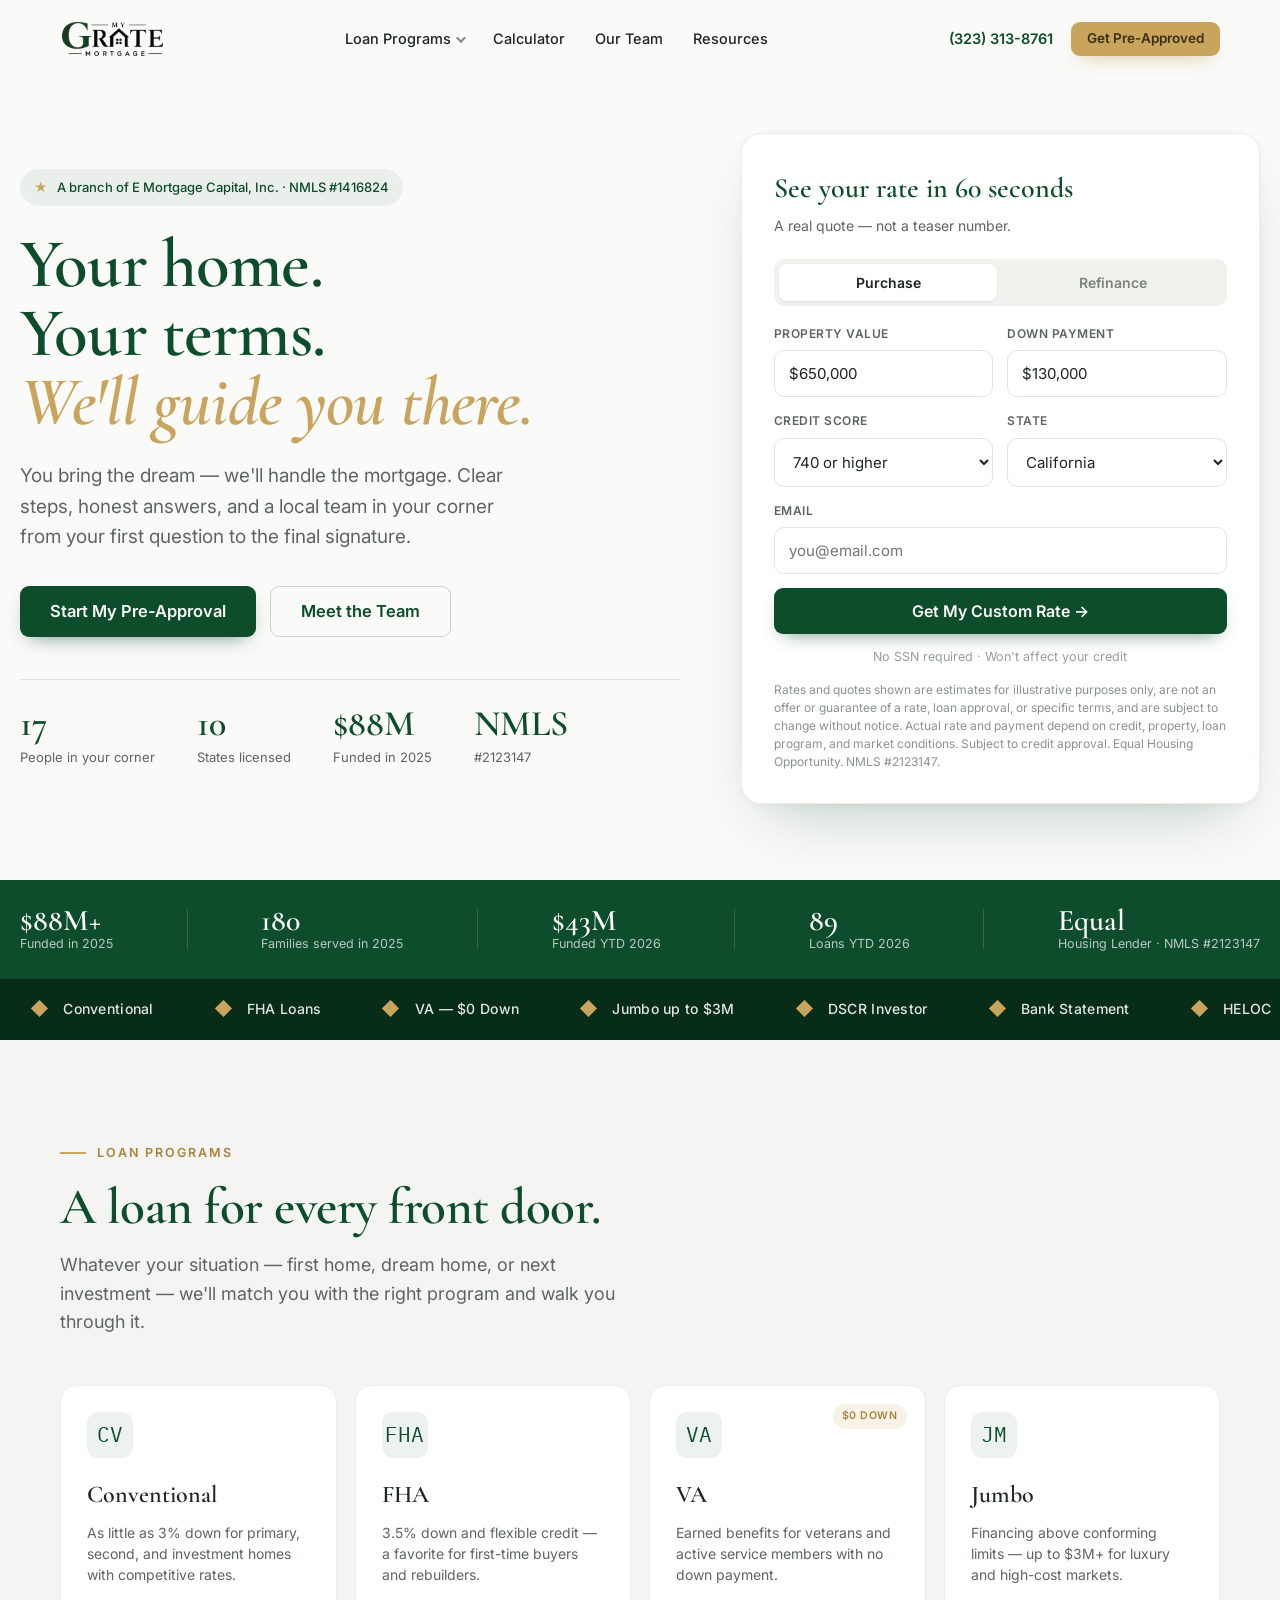
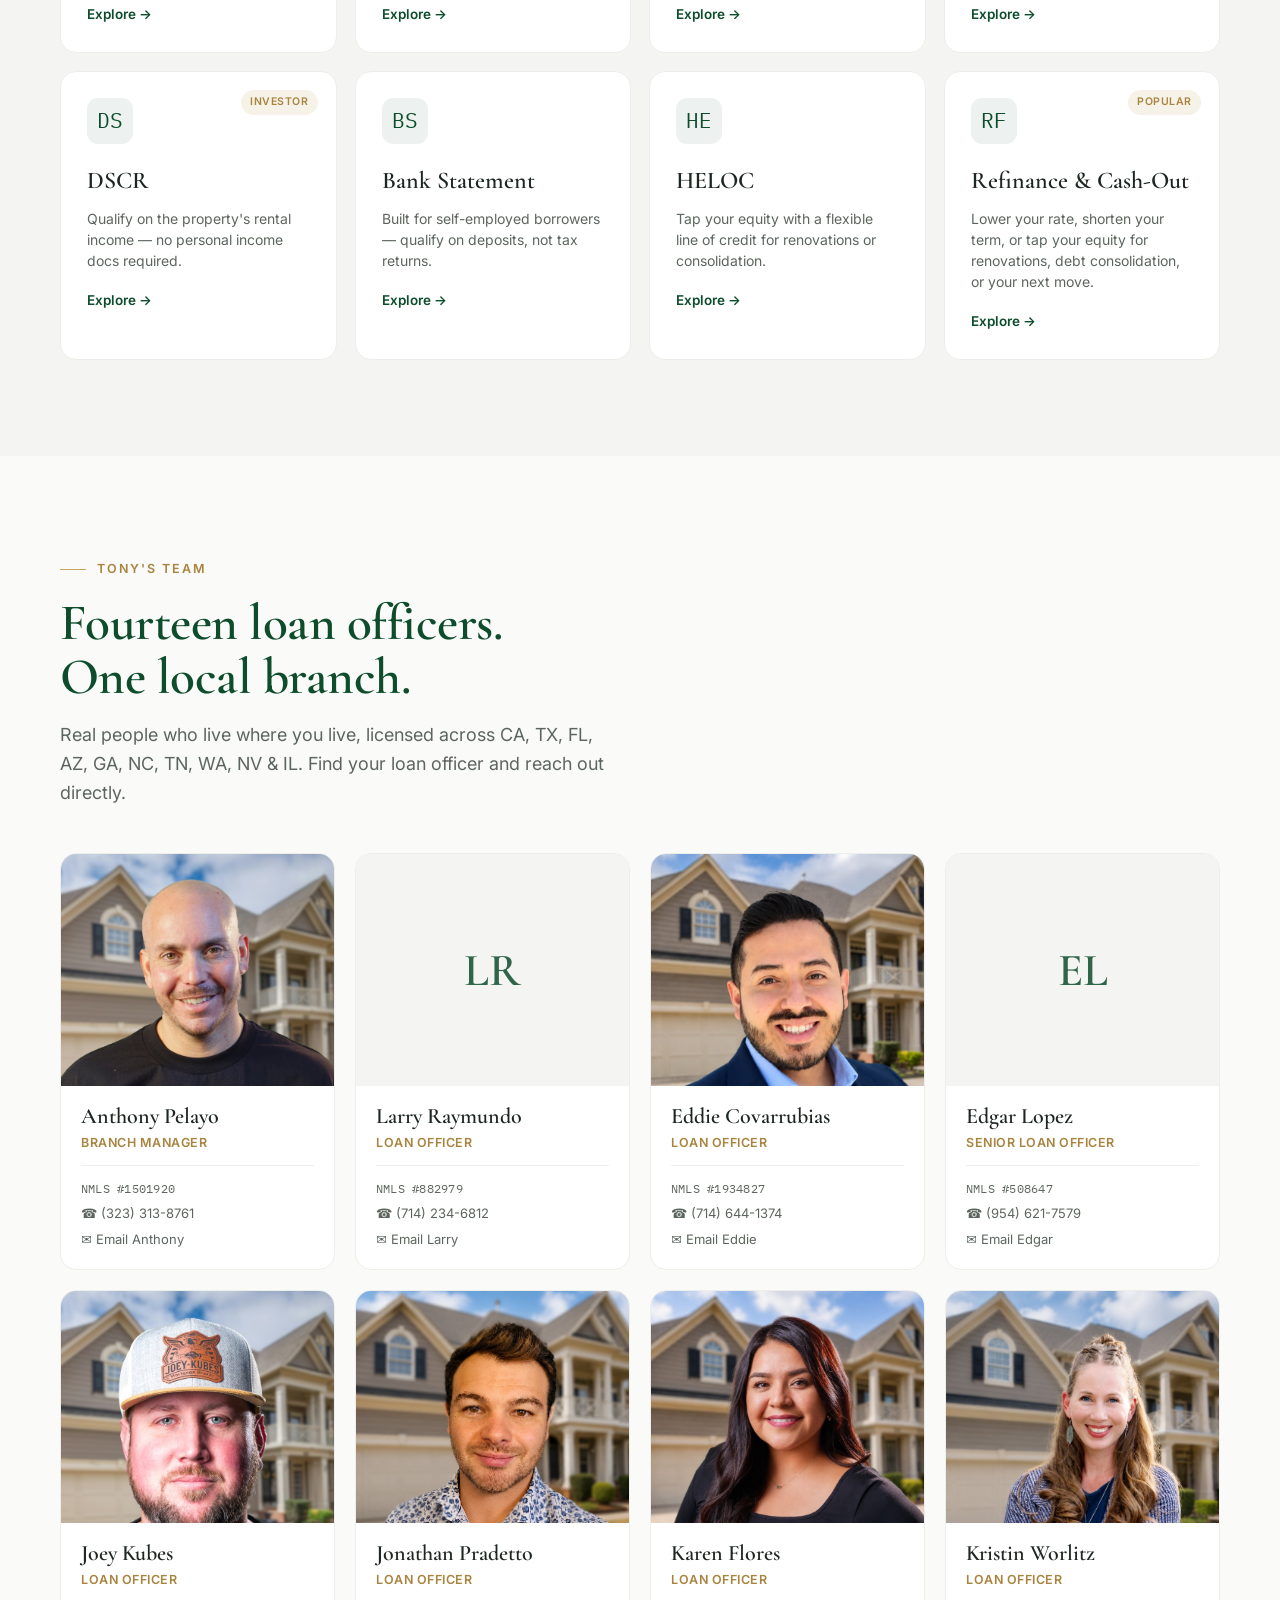
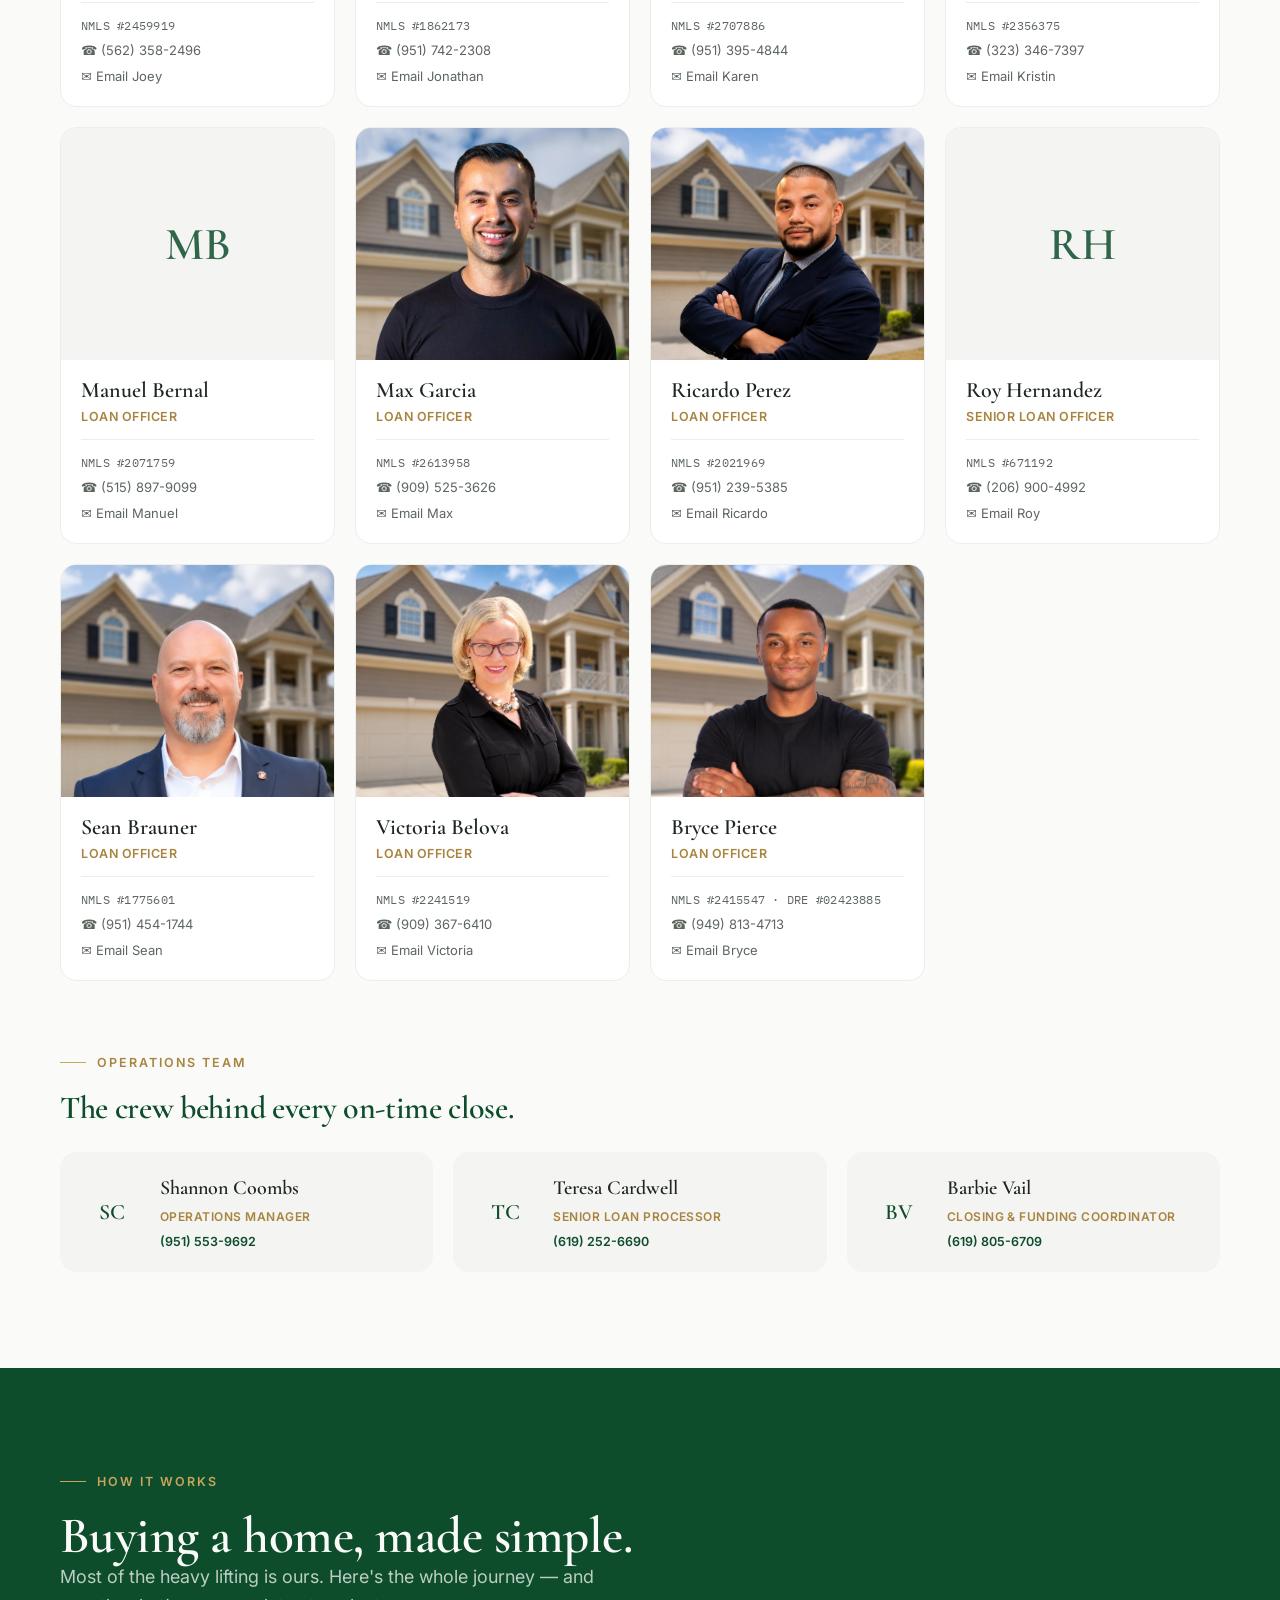
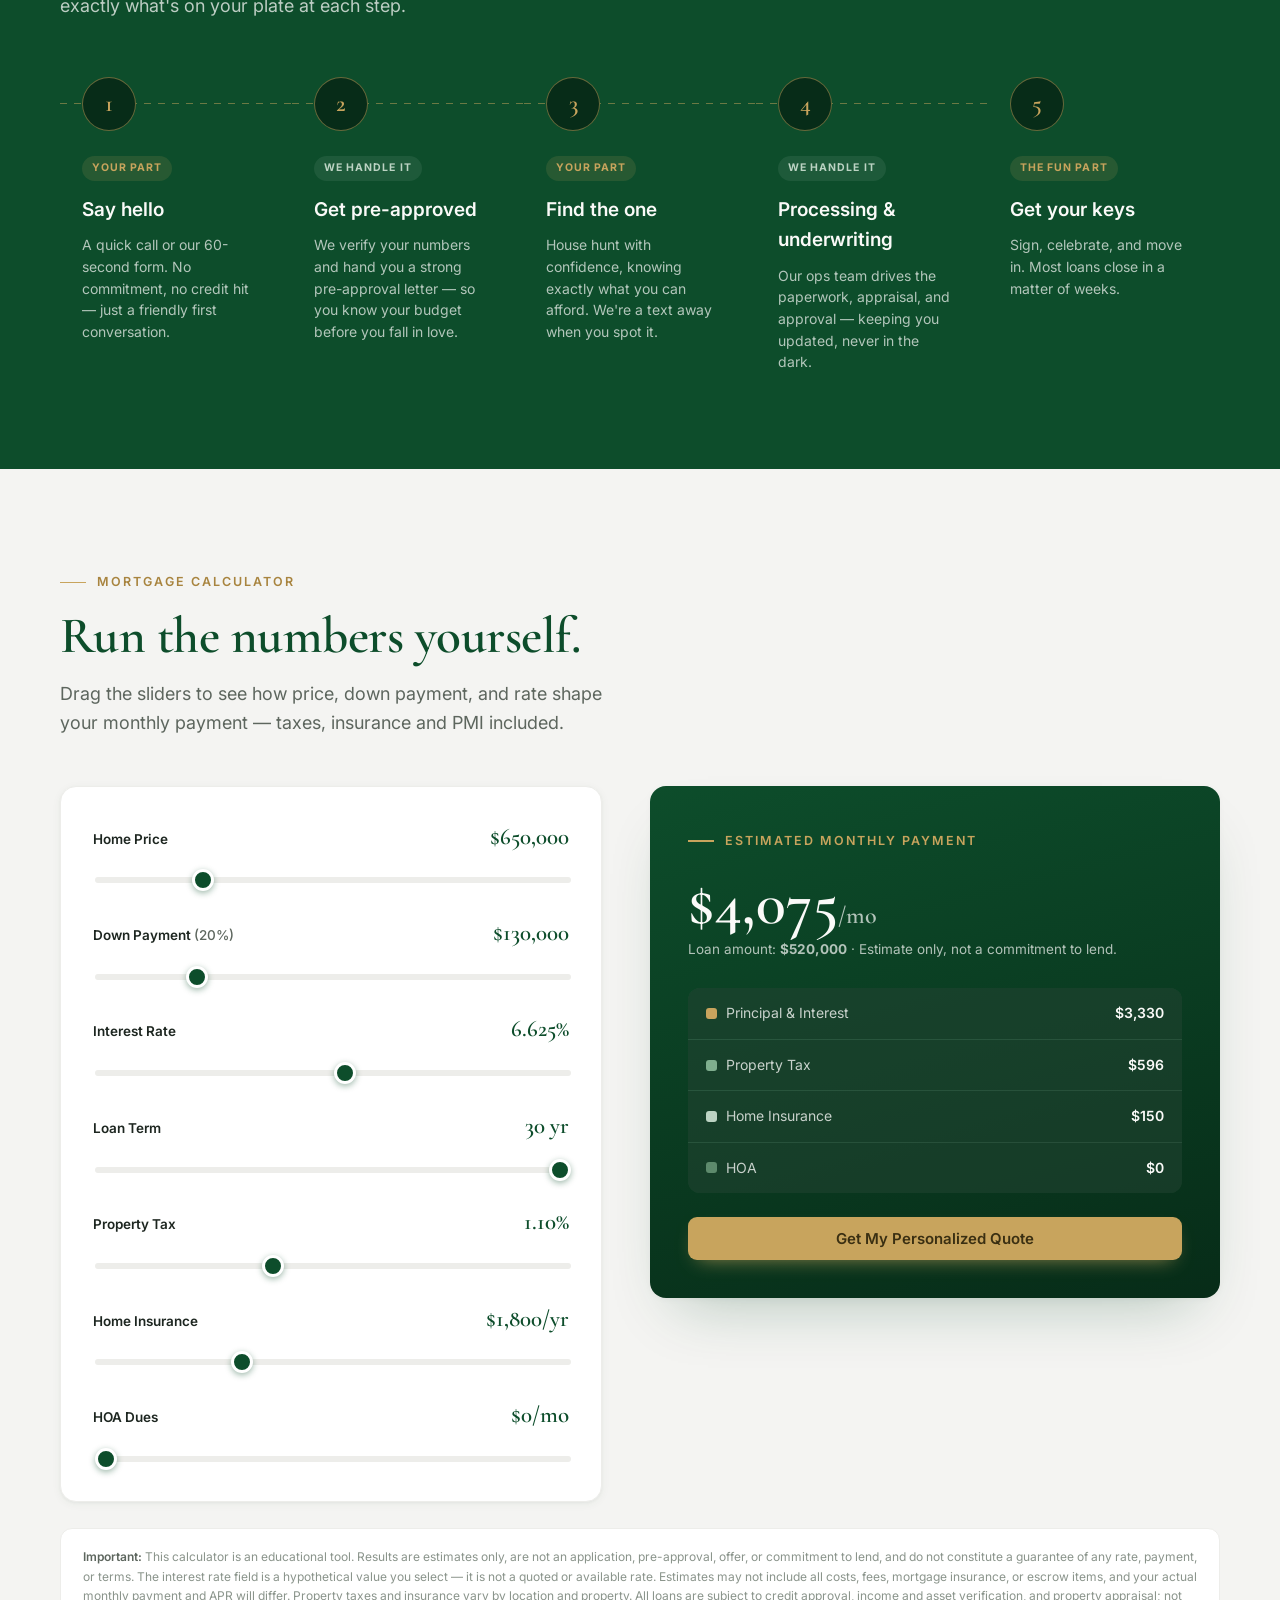
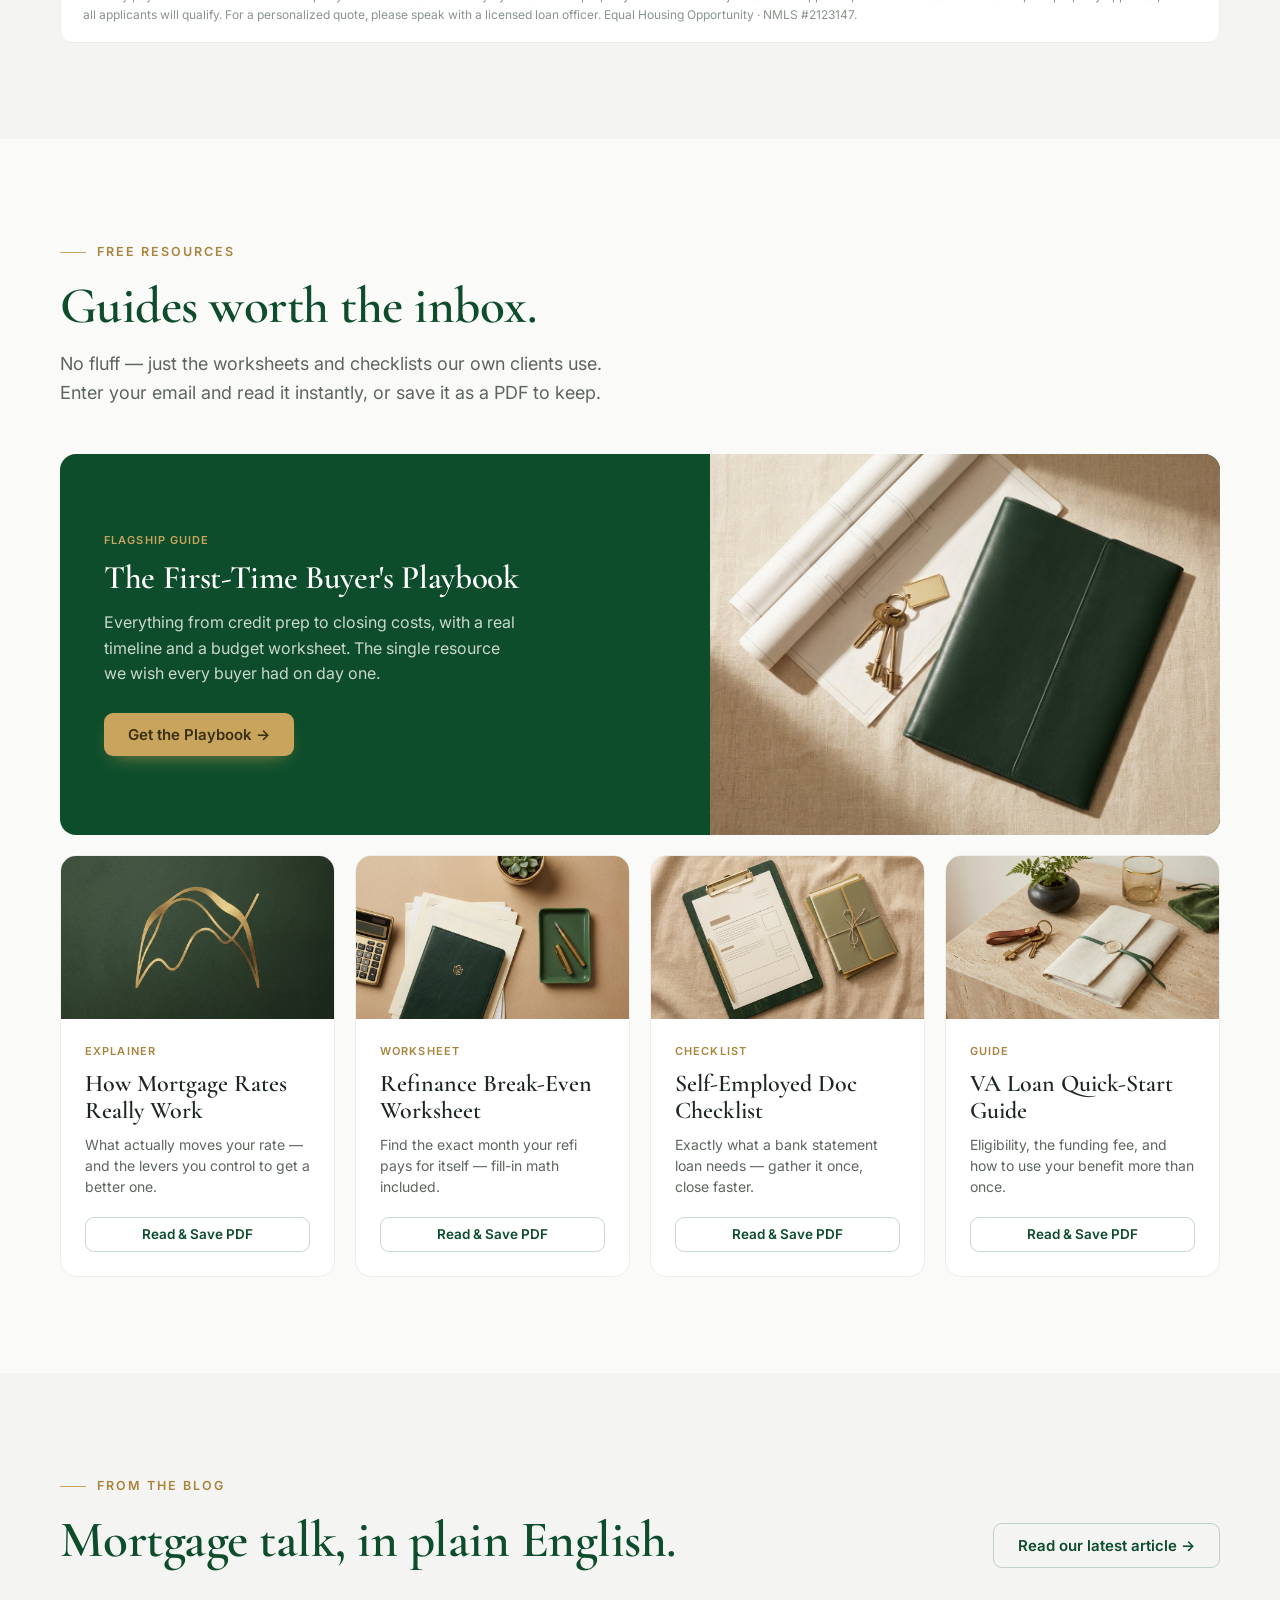
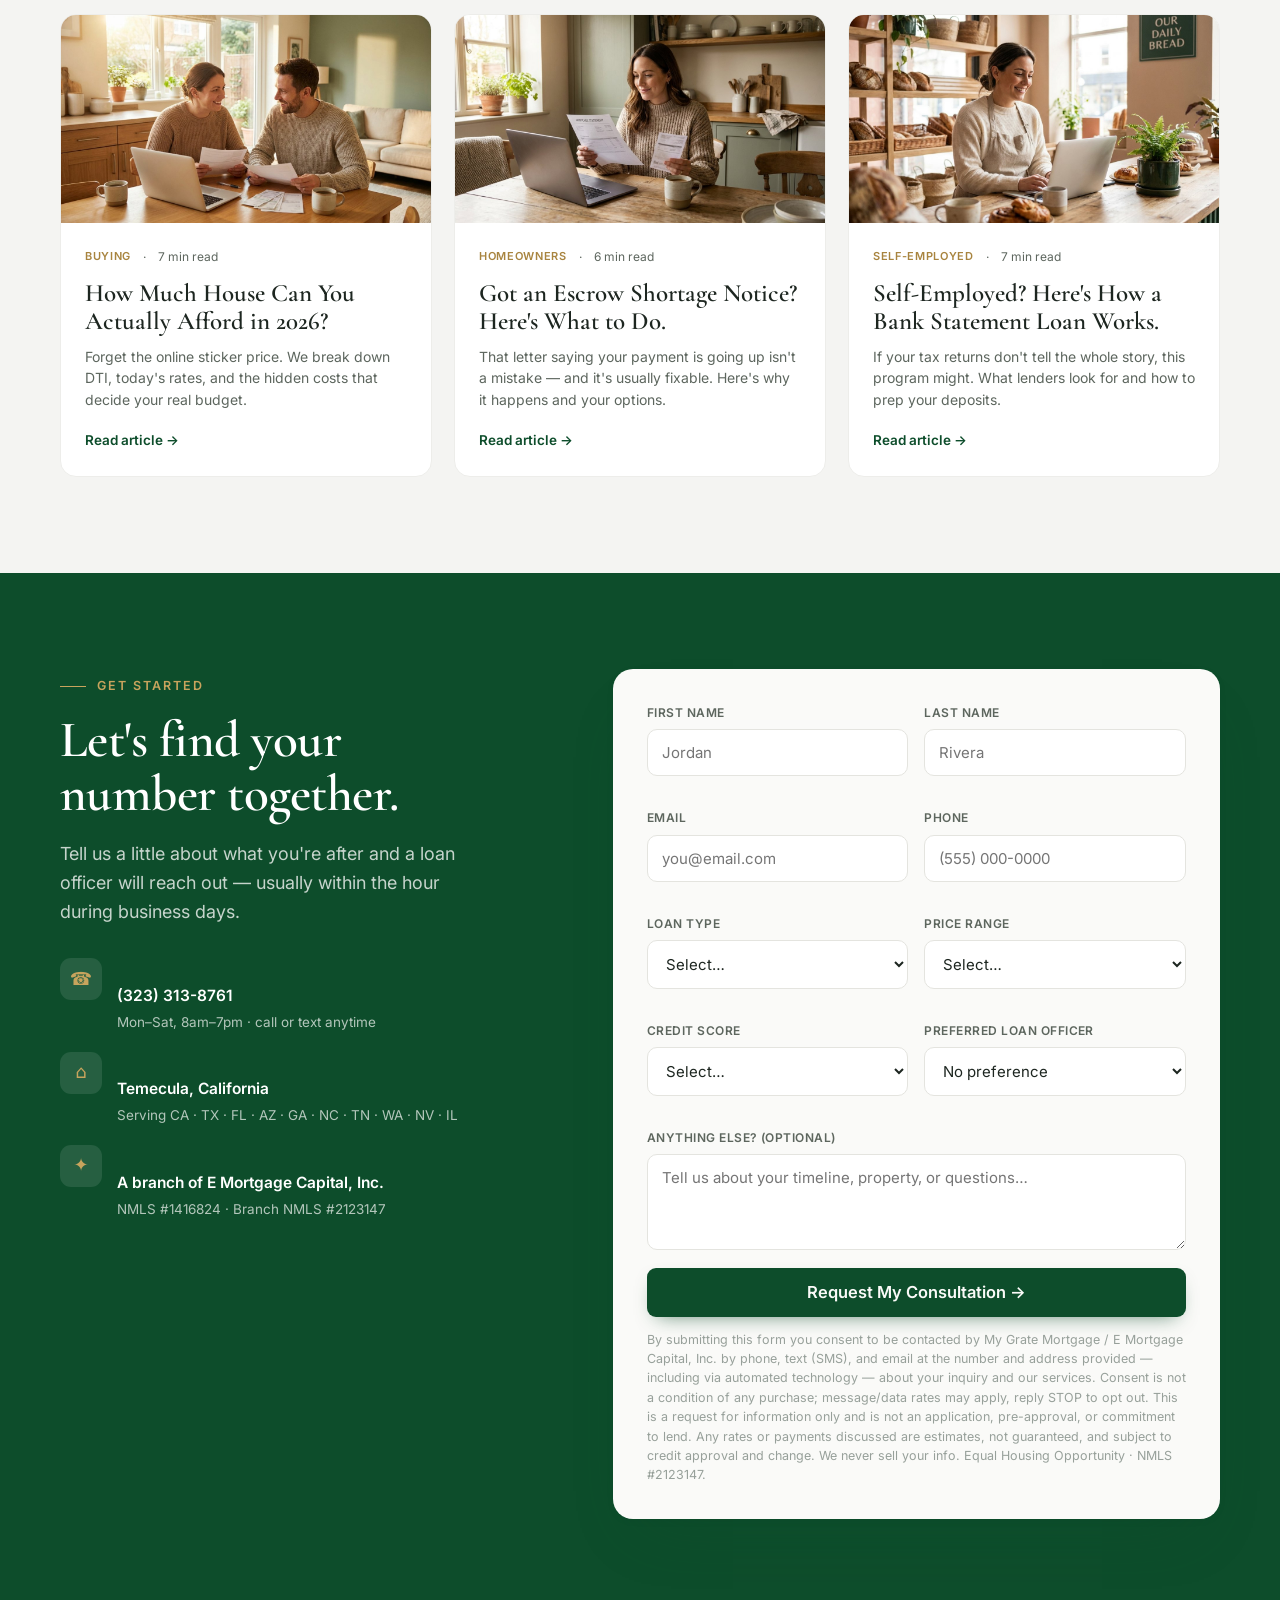
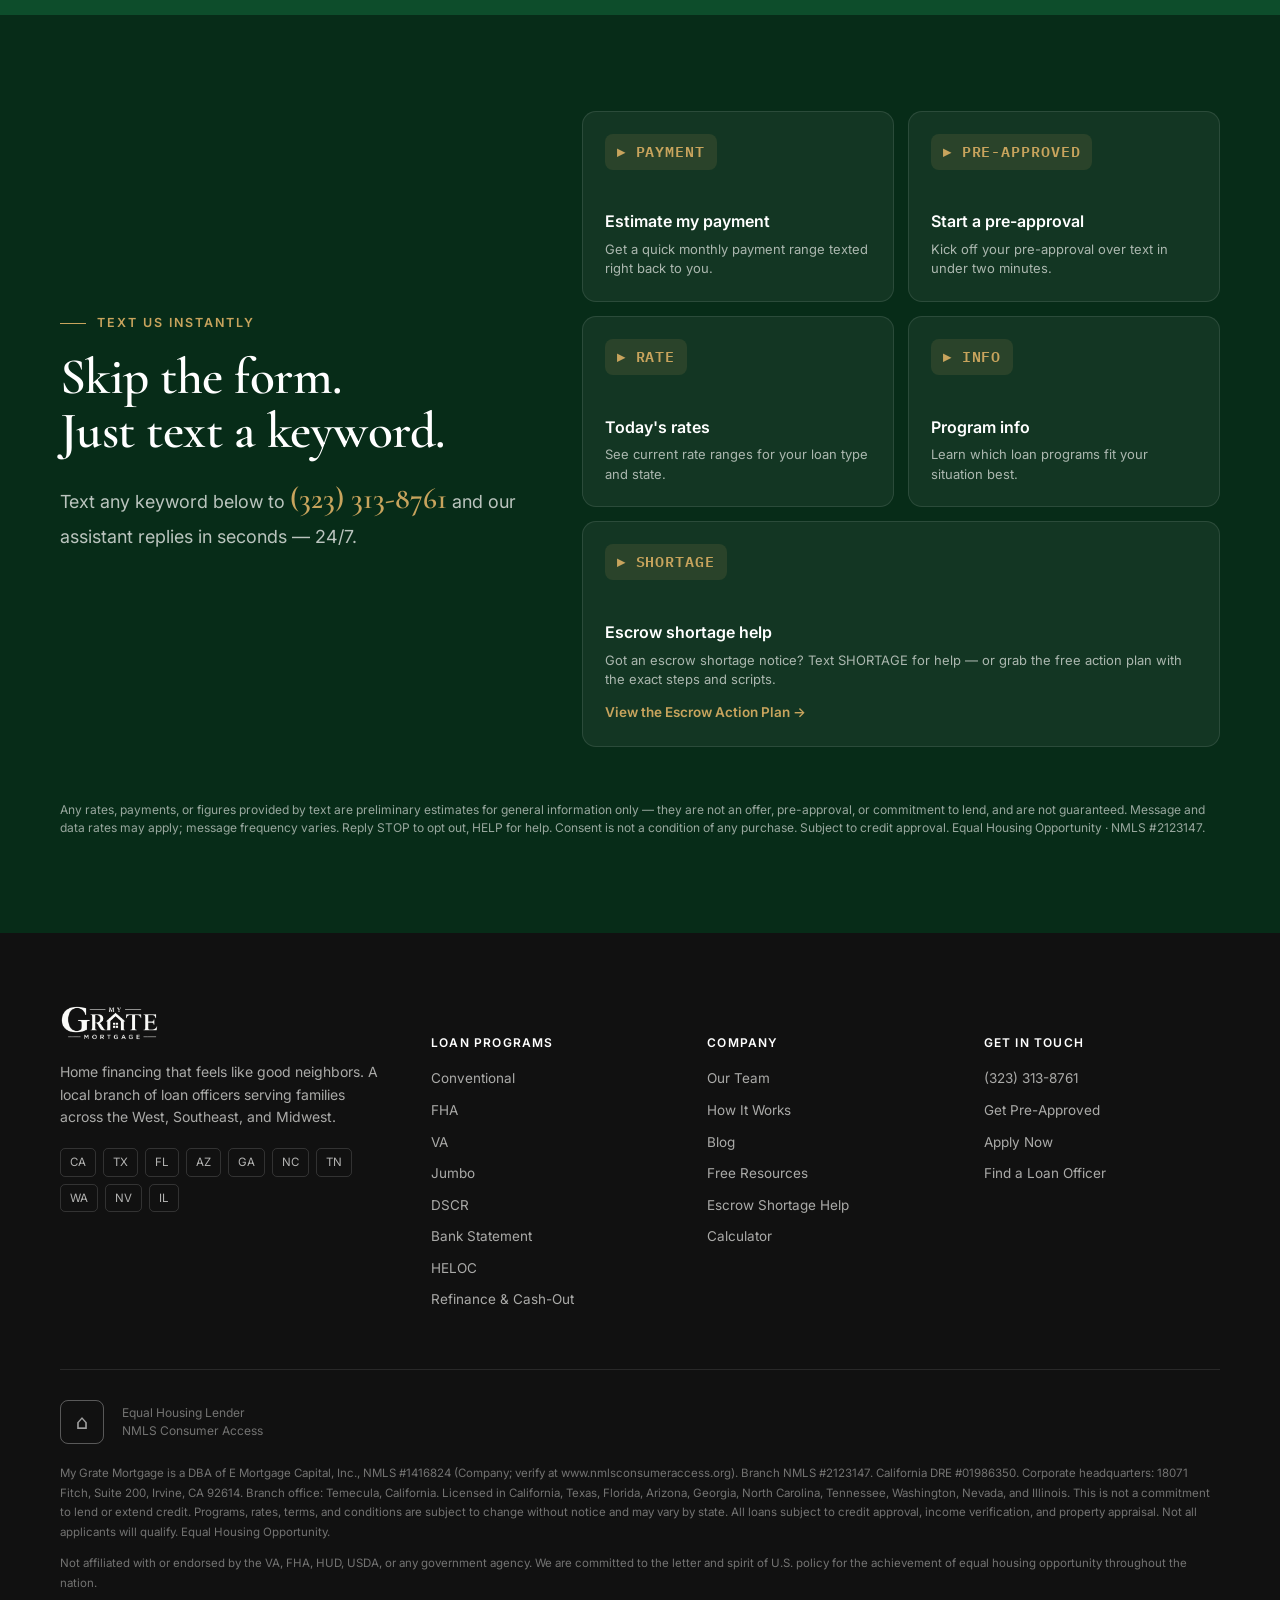
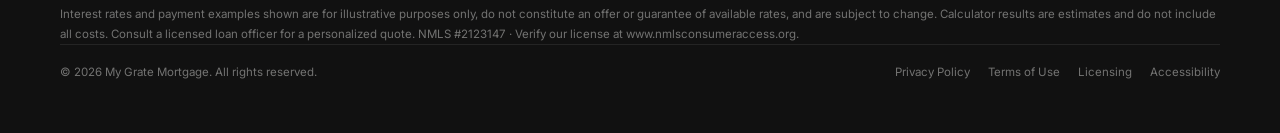
<file: index.html>
<!DOCTYPE html>
<html lang="en">
<head>
<meta charset="UTF-8" />
<meta name="viewport" content="width=device-width, initial-scale=1.0" />
<title>My Grate Mortgage — Home Financing That Feels Like Good Neighbors</title>
<meta name="description" content="My Grate Mortgage, a branch of E Mortgage Capital, Inc. — a local team of loan officers across 10 states. Conventional, FHA, VA, Jumbo, DSCR, Bank Statement, HELOC & Refinance. Branch NMLS #2123147." />
<link rel="stylesheet" href="styles.css" />
<style>
  /* page-specific helpers */
  .mag-grid4{display:grid;grid-template-columns:repeat(4,1fr);gap:20px;margin-top:20px;}
  .lo-photo{position:relative;display:flex;align-items:center;justify-content:center;}
  .lo-photo .mono-init{font-family:'Cormorant Garamond',serif;font-size:46px;font-weight:600;color:var(--green);opacity:.85;}
  .lo-photo .lbl{position:absolute;left:0;bottom:0;}
  @media(max-width:1080px){.mag-grid4{grid-template-columns:repeat(2,1fr);}}
  @media(max-width:680px){.mag-grid4{grid-template-columns:1fr;}}
</style>
</head>
<body>

<!-- ============ NAV ============ -->
<nav class="nav">
  <div class="wrap nav-in">
    <a href="#top"><img class="nav-logo" src="assets/logo.png" alt="My Grate Mortgage" /></a>
    <div class="nav-links">
      <div class="has-drop"><a href="#programs">Loan Programs <i class="caret"></i></a>
        <div class="dropdown">
          <a class="drop-item" href="programs/conventional.html"><span class="drop-ic mono">CV</span><span><h5>Conventional</h5><p>Low down payments for primary, second &amp; investment homes.</p></span></a>
          <a class="drop-item" href="programs/fha.html"><span class="drop-ic mono">FHA</span><span><h5>FHA</h5><p>3.5% down and flexible credit guidelines.</p></span></a>
          <a class="drop-item" href="programs/va.html"><span class="drop-ic mono">VA</span><span><h5>VA</h5><p>$0 down for veterans &amp; active service members.</p></span></a>
          <a class="drop-item" href="programs/jumbo.html"><span class="drop-ic mono">JM</span><span><h5>Jumbo</h5><p>Financing above conforming limits, up to $3M+.</p></span></a>
          <a class="drop-item" href="programs/dscr.html"><span class="drop-ic mono">DS</span><span><h5>DSCR</h5><p>Qualify investment properties on rental income.</p></span></a>
          <a class="drop-item" href="programs/bank-statement.html"><span class="drop-ic mono">BS</span><span><h5>Bank Statement</h5><p>For self-employed borrowers — no tax returns.</p></span></a>
          <a class="drop-item" href="programs/heloc.html"><span class="drop-ic mono">HE</span><span><h5>HELOC</h5><p>Tap your equity with a flexible line of credit.</p></span></a>
          <a class="drop-item" href="programs/refinance.html"><span class="drop-ic mono">RF</span><span><h5>Refinance &amp; Cash-Out</h5><p>Lower your rate, shorten your term, or tap your equity.</p></span></a>
        </div>
      </div>
      <a href="#calculator">Calculator</a>
      <a href="#team">Our Team</a>
      <a href="#resources">Resources</a>
    </div>
    <div class="nav-right">
      <a class="nav-phone" href="tel:3233138761">(323) 313-8761</a>
      <a class="btn btn-gold btn-sm" href="#contact">Get Pre-Approved</a>
      <button type="button" class="btn btn-green btn-sm nav-mob" data-mob-toggle aria-expanded="false">Menu</button>
    </div>
  </div>
</nav>

<!-- ============ HERO ============ -->
<header class="hero" id="top">
  <div class="wrap hero-grid">
    <div class="reveal">
      <span class="pill" style="margin-bottom:24px;"><span class="star">★</span> A branch of E Mortgage Capital, Inc. · NMLS #1416824</span>
      <h1>Your home.<br/>Your terms.<br/><em>We'll guide you there.</em></h1>
      <p class="hero-lead">You bring the dream — we'll handle the mortgage. Clear steps, honest answers, and a local team in your corner from your first question to the final signature.</p>
      <div class="hero-cta">
        <a class="btn btn-green btn-lg" href="#contact">Start My Pre-Approval</a>
        <a class="btn btn-ghost btn-lg" href="#team">Meet the Team</a>
      </div>
      <div class="hero-stats">
        <div><div class="n">17</div><div class="l">People in your corner</div></div>
        <div><div class="n">10</div><div class="l">States licensed</div></div>
        <div><div class="n">$88M</div><div class="l">Funded in 2025</div></div>
        <div><div class="n serif">NMLS</div><div class="l">#2123147</div></div>
      </div>
    </div>
    <div class="quote-card reveal">
      <h3>See your rate in 60 seconds</h3>
      <p class="sub">A real quote — not a teaser number.</p>
      <form data-validate data-success="Got it! A loan officer will text your custom rate shortly.">
        <div class="toggle-tabs" style="margin-bottom:18px;">
          <button type="button" class="on">Purchase</button>
          <button type="button">Refinance</button>
        </div>
        <div class="qrow">
          <div class="field"><label>Property Value</label><input required type="text" inputmode="numeric" value="$650,000" /></div>
          <div class="field"><label>Down Payment</label><input required type="text" inputmode="numeric" value="$130,000" /></div>
        </div>
        <div class="qrow">
          <div class="field"><label>Credit Score</label><select><option>740 or higher</option><option>700–739</option><option>660–699</option><option>620–659</option><option>Below 620</option></select></div>
          <div class="field"><label>State</label><select><option>California</option><option>Texas</option><option>Florida</option><option>Arizona</option><option>Georgia</option><option>North Carolina</option><option>Tennessee</option><option>Washington</option><option>Nevada</option><option>Illinois</option></select></div>
        </div>
        <div class="field" style="margin:14px 0;"><label>Email</label><input required type="email" placeholder="you@email.com" /></div>
        <button type="submit" class="btn btn-green" style="width:100%;padding:15px;font-size:16px;">Get My Custom Rate →</button>
        <p class="fineprint">No SSN required · Won't affect your credit</p>
        <p class="disclaimer">Rates and quotes shown are estimates for illustrative purposes only, are not an offer or guarantee of a rate, loan approval, or specific terms, and are subject to change without notice. Actual rate and payment depend on credit, property, loan program, and market conditions. Subject to credit approval. Equal Housing Opportunity. NMLS #2123147.</p>
      </form>
    </div>
  </div>
</header>

<!-- ============ TRUST + MARQUEE ============ -->
<section class="trust">
  <div class="wrap trust-in">
    <div class="trust-item"><div><div class="big">$88M+</div><div class="small">Funded in 2025</div></div></div>
    <div class="trust-divider"></div>
    <div class="trust-item"><div><div class="big">180</div><div class="small">Families served in 2025</div></div></div>
    <div class="trust-divider"></div>
    <div class="trust-item"><div><div class="big">$43M</div><div class="small">Funded YTD 2026</div></div></div>
    <div class="trust-divider"></div>
    <div class="trust-item"><div><div class="big">89</div><div class="small">Loans YTD 2026</div></div></div>
    <div class="trust-divider"></div>
    <div class="trust-item"><div><div class="big serif">Equal</div><div class="small">Housing Lender · NMLS #2123147</div></div></div>
  </div>
  <div class="marquee">
    <div class="marquee-track">
      <span class="marquee-item"><span class="dot">◆</span> Conventional</span>
      <span class="marquee-item"><span class="dot">◆</span> FHA Loans</span>
      <span class="marquee-item"><span class="dot">◆</span> VA — $0 Down</span>
      <span class="marquee-item"><span class="dot">◆</span> Jumbo up to $3M</span>
      <span class="marquee-item"><span class="dot">◆</span> DSCR Investor</span>
      <span class="marquee-item"><span class="dot">◆</span> Bank Statement</span>
      <span class="marquee-item"><span class="dot">◆</span> HELOC</span>
      <span class="marquee-item"><span class="dot">◆</span> Reverse 62+</span>
      <span class="marquee-item"><span class="dot">◆</span> First-Time Buyer</span>
      <span class="marquee-item"><span class="dot">◆</span> Refinance</span>
      <span class="marquee-item"><span class="dot">◆</span> Cash-Out</span>
      <span class="marquee-item"><span class="dot">◆</span> Down Payment Assistance</span>
    </div>
  </div>
</section>

<!-- ============ PROGRAMS ============ -->
<section class="programs sec-pad" id="programs">
  <div class="wrap">
    <div class="sec-head reveal">
      <span class="eyebrow">Loan Programs</span>
      <h2 class="s-title">A loan for every front door.</h2>
      <p class="s-sub" style="margin-top:16px;">Whatever your situation — first home, dream home, or next investment — we'll match you with the right program and walk you through it.</p>
    </div>
    <div class="prog-grid">
      <a class="prog-card reveal" href="programs/conventional.html"><div class="bar"></div><div class="ic mono">CV</div><h3>Conventional</h3><p>As little as 3% down for primary, second, and investment homes with competitive rates.</p><span class="lnk">Explore →</span></a>
      <a class="prog-card reveal" href="programs/fha.html"><div class="bar"></div><div class="ic mono">FHA</div><h3>FHA</h3><p>3.5% down and flexible credit — a favorite for first-time buyers and rebuilders.</p><span class="lnk">Explore →</span></a>
      <a class="prog-card reveal" href="programs/va.html"><div class="bar"></div><span class="tag">$0 Down</span><div class="ic mono">VA</div><h3>VA</h3><p>Earned benefits for veterans and active service members with no down payment.</p><span class="lnk">Explore →</span></a>
      <a class="prog-card reveal" href="programs/jumbo.html"><div class="bar"></div><div class="ic mono">JM</div><h3>Jumbo</h3><p>Financing above conforming limits — up to $3M+ for luxury and high-cost markets.</p><span class="lnk">Explore →</span></a>
      <a class="prog-card reveal" href="programs/dscr.html"><div class="bar"></div><span class="tag">Investor</span><div class="ic mono">DS</div><h3>DSCR</h3><p>Qualify on the property's rental income — no personal income docs required.</p><span class="lnk">Explore →</span></a>
      <a class="prog-card reveal" href="programs/bank-statement.html"><div class="bar"></div><div class="ic mono">BS</div><h3>Bank Statement</h3><p>Built for self-employed borrowers — qualify on deposits, not tax returns.</p><span class="lnk">Explore →</span></a>
      <a class="prog-card reveal" href="programs/heloc.html"><div class="bar"></div><div class="ic mono">HE</div><h3>HELOC</h3><p>Tap your equity with a flexible line of credit for renovations or consolidation.</p><span class="lnk">Explore →</span></a>
      <a class="prog-card reveal" href="programs/refinance.html"><div class="bar"></div><span class="tag">Popular</span><div class="ic mono">RF</div><h3>Refinance &amp; Cash-Out</h3><p>Lower your rate, shorten your term, or tap your equity for renovations, debt consolidation, or your next move.</p><span class="lnk">Explore →</span></a>
    </div>
  </div>
</section>

<!-- ============ TEAM ============ -->
<section class="team sec-pad" id="team">
  <div class="wrap">
    <div class="sec-head reveal">
      <span class="eyebrow">Tony's Team</span>
      <h2 class="s-title">Fourteen loan officers.<br/>One local branch.</h2>
      <p class="s-sub" style="margin-top:16px;">Real people who live where you live, licensed across CA, TX, FL, AZ, GA, NC, TN, WA, NV &amp; IL. Find your loan officer and reach out directly.</p>
    </div>
    <div class="team-grid" id="lo-grid">
      <div class="lo-card reveal">
        <div class="lo-photo"><img src="assets/lo-anthony.jpg" alt="Anthony Pelayo, Branch Manager" loading="lazy" /></div>
        <div class="lo-body">
          <h4>Anthony Pelayo</h4>
          <div class="lo-role">Branch Manager</div>
          <div class="lo-meta">
            <span class="mono" style="font-size:12px;letter-spacing:.02em;">NMLS #1501920</span>
            <a href="tel:3233138761">☎ (323) 313-8761</a>
            <a href="mailto:tpelayo@emortgagecapital.com">✉ Email Anthony</a>
          </div>
        </div>
      </div>
      <div class="lo-card reveal">
        <div class="lo-photo ph"><span class="mono-init">LR</span></div>
        <div class="lo-body">
          <h4>Larry Raymundo</h4>
          <div class="lo-role">Loan Officer</div>
          <div class="lo-meta">
            <span class="mono" style="font-size:12px;letter-spacing:.02em;">NMLS #882979</span>
            <a href="tel:7142346812">☎ (714) 234-6812</a>
            <a href="mailto:lraymundo@emortgagecapital.com">✉ Email Larry</a>
          </div>
        </div>
      </div>
      <div class="lo-card reveal">
        <div class="lo-photo"><img src="assets/lo-eddie.jpg" alt="Eddie Covarrubias, Loan Officer" loading="lazy" /></div>
        <div class="lo-body">
          <h4>Eddie Covarrubias</h4>
          <div class="lo-role">Loan Officer</div>
          <div class="lo-meta">
            <span class="mono" style="font-size:12px;letter-spacing:.02em;">NMLS #1934827</span>
            <a href="tel:7146441374">☎ (714) 644-1374</a>
            <a href="mailto:ecovarrubias@emortgagecapital.com">✉ Email Eddie</a>
          </div>
        </div>
      </div>
      <div class="lo-card reveal">
        <div class="lo-photo ph"><span class="mono-init">EL</span></div>
        <div class="lo-body">
          <h4>Edgar Lopez</h4>
          <div class="lo-role">Senior Loan Officer</div>
          <div class="lo-meta">
            <span class="mono" style="font-size:12px;letter-spacing:.02em;">NMLS #508647</span>
            <a href="tel:9546217579">☎ (954) 621-7579</a>
            <a href="mailto:elopez@emortgagecapital.com">✉ Email Edgar</a>
          </div>
        </div>
      </div>
      <div class="lo-card reveal">
        <div class="lo-photo"><img src="assets/lo-joey.jpg" alt="Joey Kubes, Loan Officer" loading="lazy" /></div>
        <div class="lo-body">
          <h4>Joey Kubes</h4>
          <div class="lo-role">Loan Officer</div>
          <div class="lo-meta">
            <span class="mono" style="font-size:12px;letter-spacing:.02em;">NMLS #2459919</span>
            <a href="tel:5623582496">☎ (562) 358-2496</a>
            <a href="mailto:jkubes@emortgagecapital.com">✉ Email Joey</a>
          </div>
        </div>
      </div>
      <div class="lo-card reveal">
        <div class="lo-photo"><img src="assets/lo-jonathan.png" alt="Jonathan Pradetto, Loan Officer" loading="lazy" /></div>
        <div class="lo-body">
          <h4>Jonathan Pradetto</h4>
          <div class="lo-role">Loan Officer</div>
          <div class="lo-meta">
            <span class="mono" style="font-size:12px;letter-spacing:.02em;">NMLS #1862173</span>
            <a href="tel:9517422308">☎ (951) 742-2308</a>
            <a href="mailto:jpradetto@emortgagecapital.com">✉ Email Jonathan</a>
          </div>
        </div>
      </div>
      <div class="lo-card reveal">
        <div class="lo-photo"><img src="assets/lo-karen.jpg" alt="Karen Flores, Loan Officer" loading="lazy" style="object-position:center 12%;" /></div>
        <div class="lo-body">
          <h4>Karen Flores</h4>
          <div class="lo-role">Loan Officer</div>
          <div class="lo-meta">
            <span class="mono" style="font-size:12px;letter-spacing:.02em;">NMLS #2707886</span>
            <a href="tel:9513954844">☎ (951) 395-4844</a>
            <a href="mailto:kflores@emortgagecapital.com">✉ Email Karen</a>
          </div>
        </div>
      </div>
      <div class="lo-card reveal">
        <div class="lo-photo"><img src="assets/lo-kristin.jpg" alt="Kristin Worlitz, Loan Officer" loading="lazy" /></div>
        <div class="lo-body">
          <h4>Kristin Worlitz</h4>
          <div class="lo-role">Loan Officer</div>
          <div class="lo-meta">
            <span class="mono" style="font-size:12px;letter-spacing:.02em;">NMLS #2356375</span>
            <a href="tel:3233467397">☎ (323) 346-7397</a>
            <a href="mailto:kworlitz@emortgagecapital.com">✉ Email Kristin</a>
          </div>
        </div>
      </div>
      <div class="lo-card reveal">
        <div class="lo-photo ph"><span class="mono-init">MB</span></div>
        <div class="lo-body">
          <h4>Manuel Bernal</h4>
          <div class="lo-role">Loan Officer</div>
          <div class="lo-meta">
            <span class="mono" style="font-size:12px;letter-spacing:.02em;">NMLS #2071759</span>
            <a href="tel:5158979099">☎ (515) 897-9099</a>
            <a href="mailto:mbernal@emortgagecapital.com">✉ Email Manuel</a>
          </div>
        </div>
      </div>
      <div class="lo-card reveal">
        <div class="lo-photo"><img src="assets/lo-max.jpg" alt="Max Garcia, Loan Officer" loading="lazy" /></div>
        <div class="lo-body">
          <h4>Max Garcia</h4>
          <div class="lo-role">Loan Officer</div>
          <div class="lo-meta">
            <span class="mono" style="font-size:12px;letter-spacing:.02em;">NMLS #2613958</span>
            <a href="tel:9095253626">☎ (909) 525-3626</a>
            <a href="mailto:maxg@emortgagecapital.com">✉ Email Max</a>
          </div>
        </div>
      </div>
      <div class="lo-card reveal">
        <div class="lo-photo"><img src="assets/lo-ricardo.jpg" alt="Ricardo Perez, Loan Officer" loading="lazy" style="object-position:center 12%;" /></div>
        <div class="lo-body">
          <h4>Ricardo Perez</h4>
          <div class="lo-role">Loan Officer</div>
          <div class="lo-meta">
            <span class="mono" style="font-size:12px;letter-spacing:.02em;">NMLS #2021969</span>
            <a href="tel:9512395385">☎ (951) 239-5385</a>
            <a href="mailto:rperez@emortgagecapital.com">✉ Email Ricardo</a>
          </div>
        </div>
      </div>
      <div class="lo-card reveal">
        <div class="lo-photo ph"><span class="mono-init">RH</span></div>
        <div class="lo-body">
          <h4>Roy Hernandez</h4>
          <div class="lo-role">Senior Loan Officer</div>
          <div class="lo-meta">
            <span class="mono" style="font-size:12px;letter-spacing:.02em;">NMLS #671192</span>
            <a href="tel:2069004992">☎ (206) 900-4992</a>
            <a href="mailto:rhernandez@emortgagecapital.com">✉ Email Roy</a>
          </div>
        </div>
      </div>
      <div class="lo-card reveal">
        <div class="lo-photo"><img src="assets/lo-sean.jpg" alt="Sean Brauner, Loan Officer" loading="lazy" /></div>
        <div class="lo-body">
          <h4>Sean Brauner</h4>
          <div class="lo-role">Loan Officer</div>
          <div class="lo-meta">
            <span class="mono" style="font-size:12px;letter-spacing:.02em;">NMLS #1775601</span>
            <a href="tel:9514541744">☎ (951) 454-1744</a>
            <a href="mailto:sbrauner@emortgagecapital.com">✉ Email Sean</a>
          </div>
        </div>
      </div>
      <div class="lo-card reveal">
        <div class="lo-photo"><img src="assets/lo-victoria.png" alt="Victoria Belova, Loan Officer" loading="lazy" /></div>
        <div class="lo-body">
          <h4>Victoria Belova</h4>
          <div class="lo-role">Loan Officer</div>
          <div class="lo-meta">
            <span class="mono" style="font-size:12px;letter-spacing:.02em;">NMLS #2241519</span>
            <a href="tel:9093676410">☎ (909) 367-6410</a>
            <a href="mailto:vbelova@emortgagecapital.com">✉ Email Victoria</a>
          </div>
        </div>
      </div>
      <div class="lo-card reveal">
        <div class="lo-photo"><img src="assets/lo-bryce.png" alt="Bryce Pierce, Loan Officer" loading="lazy" /></div>
        <div class="lo-body">
          <h4>Bryce Pierce</h4>
          <div class="lo-role">Loan Officer</div>
          <div class="lo-meta">
            <span class="mono" style="font-size:12px;letter-spacing:.02em;">NMLS #2415547 · DRE #02423885</span>
            <a href="tel:9498134713">☎ (949) 813-4713</a>
            <a href="mailto:bpierce@emortgagecapital.com">✉ Email Bryce</a>
          </div>
        </div>
      </div></div>

    <div class="team-sub reveal">
      <span class="eyebrow">Operations Team</span>
      <h3 class="s-title" style="font-size:32px;">The crew behind every on-time close.</h3>
      <div class="ops-grid" id="ops-grid">
        <div class="ops-card reveal">
          <div class="avatar">SC</div>
          <div>
            <h4>Shannon Coombs</h4>
            <div class="r">Operations Manager</div>
            <div class="m"><a href="tel:9515539692" style="color:var(--green);font-weight:600;">(951) 553-9692</a></div>
          </div>
        </div>
        <div class="ops-card reveal">
          <div class="avatar">TC</div>
          <div>
            <h4>Teresa Cardwell</h4>
            <div class="r">Senior Loan Processor</div>
            <div class="m"><a href="tel:6192526690" style="color:var(--green);font-weight:600;">(619) 252-6690</a></div>
          </div>
        </div>
        <div class="ops-card reveal">
          <div class="avatar">BV</div>
          <div>
            <h4>Barbie Vail</h4>
            <div class="r">Closing & Funding Coordinator</div>
            <div class="m"><a href="tel:6198056709" style="color:var(--green);font-weight:600;">(619) 805-6709</a></div>
          </div>
        </div></div>
    </div>
  </div>
</section>

<!-- ============ PROCESS ============ -->
<section class="process sec-pad" id="process">
  <div class="wrap">
    <div class="sec-head reveal" style="max-width:680px;">
      <span class="eyebrow" style="color:var(--gold);">How It Works</span>
      <h2 class="s-title">Buying a home, made simple.</h2>
      <p class="s-sub">Most of the heavy lifting is ours. Here's the whole journey — and exactly what's on your plate at each step.</p>
    </div>
    <div class="steps">
      <div class="step reveal"><div class="step-num">1</div><span class="who you">Your part</span><h4>Say hello</h4><p>A quick call or our 60-second form. No commitment, no credit hit — just a friendly first conversation.</p></div>
      <div class="step reveal"><div class="step-num">2</div><span class="who we">We handle it</span><h4>Get pre-approved</h4><p>We verify your numbers and hand you a strong pre-approval letter — so you know your budget before you fall in love.</p></div>
      <div class="step reveal"><div class="step-num">3</div><span class="who you">Your part</span><h4>Find the one</h4><p>House hunt with confidence, knowing exactly what you can afford. We're a text away when you spot it.</p></div>
      <div class="step reveal"><div class="step-num">4</div><span class="who we">We handle it</span><h4>Processing &amp; underwriting</h4><p>Our ops team drives the paperwork, appraisal, and approval — keeping you updated, never in the dark.</p></div>
      <div class="step reveal"><div class="step-num">5</div><span class="who you">The fun part</span><h4>Get your keys</h4><p>Sign, celebrate, and move in. Most loans close in a matter of weeks.</p></div>
    </div>
  </div>
</section>

<!-- ============ CALCULATOR ============ -->
<section class="calc sec-pad" id="calculator">
  <div class="wrap">
    <div class="sec-head reveal">
      <span class="eyebrow">Mortgage Calculator</span>
      <h2 class="s-title">Run the numbers yourself.</h2>
      <p class="s-sub" style="margin-top:16px;">Drag the sliders to see how price, down payment, and rate shape your monthly payment — taxes, insurance and PMI included.</p>
    </div>
    <div class="calc-grid">
      <div class="calc-controls reveal">
        <div class="slider-row"><div class="top"><label>Home Price</label><span class="val" id="l-price">$650,000</span></div><input type="range" id="c-price" min="150000" max="2500000" step="5000" value="650000" /></div>
        <div class="slider-row"><div class="top"><label>Down Payment <span style="color:var(--muted);font-weight:500;">(<span id="l-dpct">20%</span>)</span></label><span class="val" id="l-down">$130,000</span></div><input type="range" id="c-down" min="0" max="2500000" step="5000" value="130000" /></div>
        <div class="slider-row"><div class="top"><label>Interest Rate</label><span class="val" id="l-rate">6.625%</span></div><input type="range" id="c-rate" min="4" max="9" step="0.125" value="6.625" /></div>
        <div class="slider-row"><div class="top"><label>Loan Term</label><span class="val" id="l-term">30 yr</span></div><input type="range" id="c-term" min="10" max="30" step="5" value="30" /></div>
        <div class="slider-row"><div class="top"><label>Property Tax</label><span class="val" id="l-tax">1.10%</span></div><input type="range" id="c-tax" min="0" max="3" step="0.05" value="1.1" /></div>
        <div class="slider-row"><div class="top"><label>Home Insurance</label><span class="val" id="l-ins">$1,800/yr</span></div><input type="range" id="c-ins" min="0" max="6000" step="100" value="1800" /></div>
        <div class="slider-row" style="margin-bottom:0;"><div class="top"><label>HOA Dues</label><span class="val" id="l-hoa">$0/mo</span></div><input type="range" id="c-hoa" min="0" max="800" step="25" value="0" /></div>
      </div>
      <div class="calc-result reveal">
        <span class="eyebrow">Estimated Monthly Payment</span>
        <div class="calc-pay" id="r-total">$3,000<span>/mo</span></div>
        <p class="calc-note">Loan amount: <strong id="r-loan">$520,000</strong> · Estimate only, not a commitment to lend.</p>
        <div class="calc-break">
          <div class="brk"><span class="k"><span class="swatch" style="background:var(--gold);"></span>Principal &amp; Interest</span><span class="v" id="b-pi">$0</span></div>
          <div class="brk"><span class="k"><span class="swatch" style="background:#7fae8e;"></span>Property Tax</span><span class="v" id="b-tax">$0</span></div>
          <div class="brk"><span class="k"><span class="swatch" style="background:#bcd3c3;"></span>Home Insurance</span><span class="v" id="b-ins">$0</span></div>
          <div class="brk" id="row-pmi"><span class="k"><span class="swatch" style="background:#e0c890;"></span>PMI</span><span class="v" id="b-pmi">$0</span></div>
          <div class="brk"><span class="k"><span class="swatch" style="background:#5d8a6c;"></span>HOA</span><span class="v" id="b-hoa">$0</span></div>
        </div>
        <a class="btn btn-gold" href="#contact" style="width:100%;margin-top:24px;">Get My Personalized Quote</a>
      </div>
    </div>
    <p class="calc-disclaimer"><strong>Important:</strong> This calculator is an educational tool. Results are estimates only, are not an application, pre-approval, offer, or commitment to lend, and do not constitute a guarantee of any rate, payment, or terms. The interest rate field is a hypothetical value you select — it is not a quoted or available rate. Estimates may not include all costs, fees, mortgage insurance, or escrow items, and your actual monthly payment and APR will differ. Property taxes and insurance vary by location and property. All loans are subject to credit approval, income and asset verification, and property appraisal; not all applicants will qualify. For a personalized quote, please speak with a licensed loan officer. Equal Housing Opportunity · NMLS #2123147.</p>
  </div>
</section>

<!-- ============ LEAD MAGNETS ============ -->
<section class="magnets sec-pad" id="resources">
  <div class="wrap">
    <div class="sec-head reveal">
      <span class="eyebrow">Free Resources</span>
      <h2 class="s-title">Guides worth the inbox.</h2>
      <p class="s-sub" style="margin-top:16px;">No fluff — just the worksheets and checklists our own clients use. Enter your email and read it instantly, or save it as a PDF to keep.</p>
    </div>

    <div class="mag-feature reveal" style="margin-top:46px;">
      <div class="left">
        <span class="mag-kind" style="color:var(--gold);">Flagship Guide</span>
        <h3 class="s-title" style="margin-bottom:14px;">The First-Time Buyer's Playbook</h3>
        <p style="font-size:16px;color:rgba(250,250,248,.8);line-height:1.6;margin-bottom:26px;max-width:420px;">Everything from credit prep to closing costs, with a real timeline and a budget worksheet. The single resource we wish every buyer had on day one.</p>
        <button class="btn btn-gold" style="align-self:flex-start;" data-magnet="The First-Time Buyer's Playbook" data-guide="g-firsttime" data-pdf="resources/first-time-buyers-playbook.pdf">Get the Playbook →</button>
      </div>
      <img class="mag-feature-img" src="assets/mag-flagship.jpg" alt="Brass house keys and architectural blueprints — The First-Time Buyer's Playbook" loading="lazy" />
    </div>

    <div class="mag-grid4">
      <div class="mag-card reveal"><div class="mag-cover"><img class="cover-img" src="assets/mag-1.jpg" alt="Gold rising line graph on forest green — how mortgage rates work" loading="lazy" /></div><div class="mag-body"><span class="mag-kind">Explainer</span><h3>How Mortgage Rates Really Work</h3><p>What actually moves your rate — and the levers you control to get a better one.</p><button class="btn btn-ghost btn-sm" data-magnet="How Mortgage Rates Really Work" data-guide="g-rates" data-pdf="resources/how-mortgage-rates-work.pdf">Read &amp; Save PDF</button></div></div>
      <div class="mag-card reveal"><div class="mag-cover"><img class="cover-img" src="assets/mag-2.jpg" alt="Calculator, documents and pen — refinance break-even worksheet" loading="lazy" /></div><div class="mag-body"><span class="mag-kind">Worksheet</span><h3>Refinance Break-Even Worksheet</h3><p>Find the exact month your refi pays for itself — fill-in math included.</p><button class="btn btn-ghost btn-sm" data-magnet="Refinance Break-Even Worksheet" data-guide="g-refi" data-pdf="resources/refinance-break-even-worksheet.pdf">Read &amp; Save PDF</button></div></div>
      <div class="mag-card reveal"><div class="mag-cover"><img class="cover-img" src="assets/mag-3.jpg" alt="Checklist on a clipboard with organized documents — self-employed doc checklist" loading="lazy" /></div><div class="mag-body"><span class="mag-kind">Checklist</span><h3>Self-Employed Doc Checklist</h3><p>Exactly what a bank statement loan needs — gather it once, close faster.</p><button class="btn btn-ghost btn-sm" data-magnet="Self-Employed Document Checklist" data-guide="g-selfemployed" data-pdf="resources/self-employed-document-checklist.pdf">Read &amp; Save PDF</button></div></div>
      <div class="mag-card reveal"><div class="mag-cover"><img class="cover-img" src="assets/mag-4.jpg" alt="House keys and folded document — VA loan quick-start guide" loading="lazy" /></div><div class="mag-body"><span class="mag-kind">Guide</span><h3>VA Loan Quick-Start Guide</h3><p>Eligibility, the funding fee, and how to use your benefit more than once.</p><button class="btn btn-ghost btn-sm" data-magnet="VA Loan Quick-Start Guide" data-guide="g-va" data-pdf="resources/va-loan-quick-start-guide.pdf">Read &amp; Save PDF</button></div></div>
    </div>
  </div>
</section>

<!-- ============ BLOG ============ -->
<section class="blog sec-pad" id="blog">
  <div class="wrap">
    <div class="sec-head reveal" style="display:flex;justify-content:space-between;align-items:flex-end;max-width:none;gap:20px;flex-wrap:wrap;">
      <div>
        <span class="eyebrow">From the Blog</span>
        <h2 class="s-title">Mortgage talk, in plain English.</h2>
      </div>
      <button class="btn btn-ghost" data-article="afford">Read our latest article →</button>
    </div>
    <div class="blog-grid">
      <article class="post reveal" data-article="afford"><div class="post-cover"><img class="cover-img" src="assets/blog-1.jpg" alt="Couple reviewing home finances at their sunlit kitchen table" loading="lazy" /></div><div class="post-body"><div class="post-meta"><span class="post-cat">Buying</span><span>·</span><span>7 min read</span></div><h3>How Much House Can You Actually Afford in 2026?</h3><p>Forget the online sticker price. We break down DTI, today's rates, and the hidden costs that decide your real budget.</p><span class="lnk">Read article →</span></div></article>
      <article class="post reveal" data-article="escrow"><div class="post-cover"><img class="cover-img" src="assets/blog-escrow.jpg" alt="Homeowner calmly reviewing a mortgage statement at the kitchen table" loading="lazy" /></div><div class="post-body"><div class="post-meta"><span class="post-cat">Homeowners</span><span>·</span><span>6 min read</span></div><h3>Got an Escrow Shortage Notice? Here's What to Do.</h3><p>That letter saying your payment is going up isn't a mistake — and it's usually fixable. Here's why it happens and your options.</p><span class="lnk">Read article →</span></div></article>
      <article class="post reveal" data-article="self"><div class="post-cover"><img class="cover-img" src="assets/blog-3.jpg" alt="Self-employed bakery owner working on a laptop in their shop" loading="lazy" /></div><div class="post-body"><div class="post-meta"><span class="post-cat">Self-Employed</span><span>·</span><span>7 min read</span></div><h3>Self-Employed? Here's How a Bank Statement Loan Works.</h3><p>If your tax returns don't tell the whole story, this program might. What lenders look for and how to prep your deposits.</p><span class="lnk">Read article →</span></div></article>
    </div>
  </div>
</section>

<!-- Reviews section removed pending real, permission-based testimonials & verified Google/Zillow counts -->
<!-- @compliance: re-add only with genuine customer reviews used with consent -->
<a id="reviews"></a>

<!-- ============ CONTACT ============ -->
<section class="contact sec-pad" id="contact">
  <div class="wrap contact-grid">
    <div class="reveal">
      <span class="eyebrow" style="color:var(--gold);">Get Started</span>
      <h2 class="s-title">Let's find your<br/>number together.</h2>
      <p class="contact-lead">Tell us a little about what you're after and a loan officer will reach out — usually within the hour during business days.</p>
      <div class="contact-feat">
        <div class="it"><span class="ic">☎</span><div><h5>(323) 313-8761</h5><p>Mon–Sat, 8am–7pm · call or text anytime</p></div></div>
        <div class="it"><span class="ic">⌂</span><div><h5>Temecula, California</h5><p>Serving CA · TX · FL · AZ · GA · NC · TN · WA · NV · IL</p></div></div>
        <div class="it"><span class="ic">✦</span><div><h5>A branch of E Mortgage Capital, Inc.</h5><p>NMLS #1416824 · Branch NMLS #2123147</p></div></div>
      </div>
    </div>
    <form class="contact-form reveal" data-validate data-success="Thanks! Your loan officer will be in touch shortly.">
      <div class="grid2">
        <div class="field"><label>First Name</label><input required type="text" placeholder="Jordan" /><span class="msg">Required</span></div>
        <div class="field"><label>Last Name</label><input required type="text" placeholder="Rivera" /><span class="msg">Required</span></div>
      </div>
      <div class="grid2">
        <div class="field"><label>Email</label><input required type="email" placeholder="you@email.com" /><span class="msg">Enter a valid email</span></div>
        <div class="field"><label>Phone</label><input required type="tel" placeholder="(555) 000-0000" /><span class="msg">Enter a valid phone</span></div>
      </div>
      <div class="grid2">
        <div class="field"><label>Loan Type</label><select><option value="">Select…</option><option>Conventional</option><option>FHA</option><option>VA</option><option>Jumbo</option><option>DSCR (Investor)</option><option>Bank Statement</option><option>HELOC</option><option>Refinance / Cash-Out</option><option>Not sure yet</option></select></div>
        <div class="field"><label>Price Range</label><select><option value="">Select…</option><option>Under $300k</option><option>$300k – $500k</option><option>$500k – $750k</option><option>$750k – $1M</option><option>$1M – $1.5M</option><option>$1.5M+</option></select></div>
      </div>
      <div class="grid2">
        <div class="field"><label>Credit Score</label><select><option value="">Select…</option><option>740 or higher</option><option>700–739</option><option>660–699</option><option>620–659</option><option>Below 620</option><option>Not sure</option></select></div>
        <div class="field"><label>Preferred Loan Officer</label><select id="lo-select"><option value="">No preference</option><option>Anthony Pelayo</option><option>Larry Raymundo</option><option>Eddie Covarrubias</option><option>Edgar Lopez</option><option>Joey Kubes</option><option>Jonathan Pradetto</option><option>Karen Flores</option><option>Kristin Worlitz</option><option>Manuel Bernal</option><option>Max Garcia</option><option>Ricardo Perez</option><option>Roy Hernandez</option><option>Sean Brauner</option><option>Victoria Belova</option><option>Bryce Pierce</option></select></div>
      </div>
      <div class="field" style="margin-bottom:18px;"><label>Anything else? (optional)</label><textarea placeholder="Tell us about your timeline, property, or questions…"></textarea></div>
      <button type="submit" class="btn btn-green" style="width:100%;padding:16px;font-size:16.5px;">Request My Consultation →</button>
      <p class="fineprint" style="color:#97a09a;text-align:left;line-height:1.55;">By submitting this form you consent to be contacted by My Grate Mortgage / E Mortgage Capital, Inc. by phone, text (SMS), and email at the number and address provided — including via automated technology — about your inquiry and our services. Consent is not a condition of any purchase; message/data rates may apply, reply STOP to opt out. This is a request for information only and is not an application, pre-approval, or commitment to lend. Any rates or payments discussed are estimates, not guaranteed, and subject to credit approval and change. We never sell your info. Equal Housing Opportunity · NMLS #2123147.</p>
    </form>
  </div>
</section>

<!-- ============ MANYCHAT ============ -->
<section class="manychat sec-pad">
  <div class="wrap mc-grid">
    <div class="reveal">
      <span class="eyebrow" style="color:var(--gold);">Text Us Instantly</span>
      <h2 class="s-title" style="color:#fff;">Skip the form.<br/>Just text a keyword.</h2>
      <p class="s-sub" style="color:rgba(250,250,248,.74);margin-top:16px;">Text any keyword below to <span class="mc-phone">(323) 313-8761</span> and our assistant replies in seconds — 24/7.</p>
    </div>
    <div class="kw-grid reveal">
      <div class="kw"><span class="key">▸ PAYMENT</span><h5>Estimate my payment</h5><p>Get a quick monthly payment range texted right back to you.</p></div>
      <div class="kw"><span class="key">▸ PRE-APPROVED</span><h5>Start a pre-approval</h5><p>Kick off your pre-approval over text in under two minutes.</p></div>
      <div class="kw"><span class="key">▸ RATE</span><h5>Today's rates</h5><p>See current rate ranges for your loan type and state.</p></div>
      <div class="kw"><span class="key">▸ INFO</span><h5>Program info</h5><p>Learn which loan programs fit your situation best.</p></div>
      <div class="kw wide"><span class="key">▸ SHORTAGE</span><h5>Escrow shortage help</h5><p>Got an escrow shortage notice? Text SHORTAGE for help — or grab the free action plan with the exact steps and scripts.</p><a href="escrow-shortage.html" style="display:inline-flex;align-items:center;gap:6px;margin-top:12px;color:var(--gold);font-weight:600;font-size:13.5px;">View the Escrow Action Plan →</a></div>
    </div>
    <p class="disclaimer on-green" style="grid-column:1/-1;margin-top:4px;">Any rates, payments, or figures provided by text are preliminary estimates for general information only — they are not an offer, pre-approval, or commitment to lend, and are not guaranteed. Message and data rates may apply; message frequency varies. Reply STOP to opt out, HELP for help. Consent is not a condition of any purchase. Subject to credit approval. Equal Housing Opportunity · NMLS #2123147.</p>
  </div>
</section>

<!-- ============ FOOTER ============ -->
<footer class="footer">
  <div class="wrap">
    <div class="foot-top">
      <div>
        <img class="foot-logo" src="assets/logo-white.png" alt="My Grate Mortgage" />
        <p class="foot-about">Home financing that feels like good neighbors. A local branch of loan officers serving families across the West, Southeast, and Midwest.</p>
        <div class="foot-states">
          <span>CA</span><span>TX</span><span>FL</span><span>AZ</span><span>GA</span><span>NC</span><span>TN</span><span>WA</span><span>NV</span><span>IL</span>
        </div>
      </div>
      <div class="foot-col">
        <h6>Loan Programs</h6>
        <a href="programs/conventional.html">Conventional</a><a href="programs/fha.html">FHA</a><a href="programs/va.html">VA</a><a href="programs/jumbo.html">Jumbo</a><a href="programs/dscr.html">DSCR</a><a href="programs/bank-statement.html">Bank Statement</a><a href="programs/heloc.html">HELOC</a><a href="programs/refinance.html">Refinance &amp; Cash-Out</a>
      </div>
      <div class="foot-col">
        <h6>Company</h6>
        <a href="#team">Our Team</a><a href="#process">How It Works</a><a href="#blog">Blog</a><a href="#resources">Free Resources</a><a href="escrow-shortage.html">Escrow Shortage Help</a><a href="#calculator">Calculator</a>
      </div>
      <div class="foot-col">
        <h6>Get In Touch</h6>
        <a href="tel:3233138761">(323) 313-8761</a><a href="#contact">Get Pre-Approved</a><a href="#contact">Apply Now</a><a href="#team">Find a Loan Officer</a>
      </div>
    </div>
    <div class="foot-legal">
      <div class="badges">
        <div class="eho" title="Equal Housing Lender">⌂</div>
        <div style="font-size:12px;line-height:1.5;">Equal Housing Lender<br/>NMLS Consumer Access</div>
      </div>
      <p>My Grate Mortgage is a DBA of E Mortgage Capital, Inc., NMLS #1416824 (Company; verify at www.nmlsconsumeraccess.org). Branch NMLS #2123147. California DRE #01986350. Corporate headquarters: 18071 Fitch, Suite 200, Irvine, CA 92614. Branch office: Temecula, California. Licensed in California, Texas, Florida, Arizona, Georgia, North Carolina, Tennessee, Washington, Nevada, and Illinois. This is not a commitment to lend or extend credit. Programs, rates, terms, and conditions are subject to change without notice and may vary by state. All loans subject to credit approval, income verification, and property appraisal. Not all applicants will qualify. Equal Housing Opportunity.</p>
      <p style="margin-top:12px;">Not affiliated with or endorsed by the VA, FHA, HUD, USDA, or any government agency. We are committed to the letter and spirit of U.S. policy for the achievement of equal housing opportunity throughout the nation.</p>
      <p style="margin-top:12px;">Interest rates and payment examples shown are for illustrative purposes only, do not constitute an offer or guarantee of available rates, and are subject to change. Calculator results are estimates and do not include all costs. Consult a licensed loan officer for a personalized quote. NMLS #2123147 · Verify our license at www.nmlsconsumeraccess.org.</p>
      <div class="foot-bottom">
        <span>© 2026 My Grate Mortgage. All rights reserved.</span>
        <span style="display:flex;gap:18px;"><a href="#" data-legal="privacy">Privacy Policy</a><a href="#" data-legal="terms">Terms of Use</a><a href="#" data-legal="licensing">Licensing</a><a href="#" data-legal="accessibility">Accessibility</a></span>
      </div>
    </div>
  </div>
</footer>

<!-- ============ GATED MODAL ============ -->
<div class="modal-bg" id="mag-modal">
  <div class="modal">
    <button class="x" data-close-modal aria-label="Close">×</button>
    <span class="mag-kind" style="color:var(--gold-dk);">Free Download</span>
    <h3 id="mag-modal-title">Download</h3>
    <p class="ms">Enter your details and we'll email you the PDF and open it right here to read instantly. It also downloads to your device automatically. We'll keep your spot for future tips; unsubscribe anytime.</p>
    <form data-validate>
      <div class="field"><label>Full Name</label><input required type="text" placeholder="Jordan Rivera" /></div>
      <div class="field"><label>Email</label><input required type="email" placeholder="you@email.com" /><span class="msg">Enter a valid email</span></div>
      <button type="submit" class="btn btn-green" style="width:100%;padding:14px;margin-top:6px;">Open My Guide →</button>
      <p class="fineprint">We respect your inbox. No spam, ever.</p>
    </form>
  </div>
</div>

<!-- ============ ARTICLE READER ============ -->
<div class="reader" id="reader" role="dialog" aria-modal="true">
  <div class="reader-bar">
    <button class="reader-back" data-close-reader>← Back to site</button>
    <img src="assets/logo.png" alt="My Grate Mortgage" />
    <button class="btn btn-green btn-sm" id="reader-print">Save as PDF</button>
  </div>
  <div id="reader-content"></div>
</div>

<!-- Article source content (hidden; cloned into reader) -->
<div id="article-sources" style="display:none;">

  <div data-article-id="afford"
       data-cat="Buying" data-meta="By the My Grate Mortgage Team · 7 min read · Updated June 2026"
       data-cover="assets/blog-1.jpg" data-cover-alt="Couple reviewing home finances at their kitchen table"
       data-author-initials="MG" data-author-name="The My Grate Mortgage Team" data-author-role="Loan officers serving CA, TX, FL, AZ, GA, NC, TN, WA, NV & IL"
       data-title="How Much House Can You Actually Afford in 2026?">
    <p class="lead">The number a home-search app tells you that you can "afford" and the number that actually fits your life are rarely the same. Here's how lenders really decide — and how to find a figure you'll still feel good about after you've moved in.</p>
    <p>It's tempting to start house hunting by typing a price into a search filter. But affordability isn't a single sticker price — it's a monthly payment you can carry comfortably, built from several moving parts. Understanding those parts puts you back in control of the conversation.</p>
    <h2>Lenders think in monthly payments, not purchase prices</h2>
    <p>When we evaluate how much you can borrow, we're really asking one question: <strong>can this monthly payment fit reasonably within your income alongside your other obligations?</strong> The tool we use to answer it is your debt-to-income ratio, or DTI.</p>
    <p>DTI compares your total monthly debt payments — your future mortgage, plus car loans, student loans, credit-card minimums, and similar — against your gross monthly income. A common guideline many loan programs lean on is sometimes described as the "28/36" rule: roughly 28% of gross income toward the housing payment, and up to about 36% toward total debt. These are general reference points, not hard limits — different programs allow different ranges, and strong credit or reserves can change the picture.</p>
    <blockquote>Your real budget is the payment you can live with — not the maximum a calculator will let you borrow.</blockquote>
    <h2>The payment is more than principal and interest</h2>
    <p>This is where many first-time buyers get surprised. Your monthly housing payment usually includes four things, often abbreviated PITI:</p>
    <ul>
      <li><strong>Principal &amp; Interest</strong> — paying down the loan plus the cost of borrowing.</li>
      <li><strong>Property Taxes</strong> — set by your local jurisdiction and collected monthly into escrow.</li>
      <li><strong>Homeowners Insurance</strong> — also typically collected monthly into escrow.</li>
      <li><strong>Mortgage Insurance</strong> — if your down payment is under 20% on many loan types, expect PMI (or an equivalent) until you build enough equity.</li>
    </ul>
    <p>On top of PITI, don't forget <strong>HOA dues</strong> if the property has them, and a realistic line for <strong>maintenance</strong> — a common rule of thumb is to set aside roughly 1% of the home's value per year for upkeep.</p>
    <h2>What we actually look at</h2>
    <p>Beyond DTI, three factors shape the loan you'll qualify for and the terms you're offered:</p>
    <ul>
      <li><strong>Credit history.</strong> Your score and track record influence the programs available to you and the rate you're offered.</li>
      <li><strong>Down payment.</strong> More money down lowers your loan amount and can remove mortgage insurance — but a smaller down payment isn't a dealbreaker; several programs are built for 3–5% down, and some for $0 down.</li>
      <li><strong>Cash reserves.</strong> Money left in the bank after closing reassures lenders you can weather a surprise.</li>
    </ul>
    <h2>A smarter way to start</h2>
    <p>Instead of guessing, run a quick scenario through our <a href="#calculator" data-close-reader style="color:var(--green);font-weight:600;">mortgage calculator</a> to see how price, down payment, and rate move your payment. Then, when you're ready for a real number, a pre-approval translates all of this into a concrete figure you can shop with confidently — and it's free, with no obligation.</p>
    <p>The goal isn't to borrow the most you can. It's to buy a home that still feels like a good decision on a slow month. A few minutes with a loan officer now can save you from stretching too thin later.</p>
  </div>

  <div data-article-id="escrow"
       data-cat="Homeowners" data-meta="By the My Grate Mortgage Team · 6 min read · Updated June 2026"
       data-cover="assets/blog-escrow.jpg" data-cover-alt="Homeowner reviewing a mortgage statement at the kitchen table"
       data-author-initials="MG" data-author-name="The My Grate Mortgage Team" data-author-role="Here to help, even after you close"
       data-title="Got an Escrow Shortage Notice? Here's What to Do.">
    <p class="lead">You open your mail, and your servicer says your monthly mortgage payment is going up — sometimes by a noticeable amount. Before you panic: an escrow shortage is common, it's usually not an error, and you have options.</p>
    <h2>First, what is escrow?</h2>
    <p>When you have an escrow account (most homeowners do), your monthly payment includes more than your loan. A portion is set aside each month to cover your <strong>property taxes</strong> and <strong>homeowners insurance</strong>. Your servicer holds that money and pays those bills for you when they come due, so you don't have to save up for a large tax bill on your own.</p>
    <h2>Why a shortage happens</h2>
    <p>Once a year, your servicer reviews the account — this is the <strong>annual escrow analysis</strong>. A shortage simply means the bills they paid on your behalf cost more than what was collected. The usual culprits:</p>
    <ul>
      <li><strong>Property taxes went up.</strong> Reassessments and local rate changes are the most common cause — and they're outside your lender's control.</li>
      <li><strong>Your insurance premium increased.</strong> Premiums have risen in many areas; a higher premium means more needs to be collected.</li>
      <li><strong>A first-year estimate caught up to reality.</strong> On newer loans, the initial escrow figures were estimates; the first analysis trues them up.</li>
    </ul>
    <blockquote>A shortage isn't a penalty or a mistake — it's the account catching up to what your taxes and insurance actually cost.</blockquote>
    <h2>What your notice is really telling you</h2>
    <p>The statement typically shows two things working together: the <strong>shortage amount</strong> (what the account came up short over the past year) and a <strong>new monthly payment</strong> going forward (which now collects enough to cover the higher bills <em>and</em> rebuild the cushion). That's why the increase can feel larger than the tax or insurance change alone.</p>
    <h2>Your options</h2>
    <p>Most servicers give you two ways to handle the shortage:</p>
    <ul>
      <li><strong>Spread it over 12 months.</strong> The shortage is divided across your next year of payments. Easiest on cash flow, but your monthly payment rises more.</li>
      <li><strong>Pay the shortage in a lump sum.</strong> You clear the deficit at once, which keeps your ongoing payment increase smaller (it still rises to cover the higher future bills, just not the past shortfall).</li>
    </ul>
    <h2>How to keep it from stinging next year</h2>
    <ul>
      <li><strong>Read your annual escrow analysis</strong> when it arrives instead of setting it aside.</li>
      <li><strong>Shop your homeowners insurance</strong> periodically — a better premium directly lowers your escrow.</li>
      <li><strong>Review your property tax assessment.</strong> If it looks too high, many counties have an appeal process.</li>
      <li><strong>Ask about refinancing</strong> only if the broader numbers make sense — escrow changes alone usually aren't a reason to refinance.</li>
    </ul>
    <h2>Not sure what your notice means?</h2>
    <p>Bring it to us. Even if we didn't originate your current loan, we're happy to read the statement with you and explain your options in plain English. Text <strong>SHORTAGE</strong> to <strong>(323) 313-8761</strong> or reach out below — no pressure, just a clear answer.</p>
    <p style="margin-top:20px;"><a href="escrow-shortage.html" style="display:inline-flex;align-items:center;gap:8px;background:var(--green);color:#fff;font-weight:600;font-size:15px;padding:13px 22px;border-radius:9px;text-decoration:none;">↓ Get the free Escrow Shortage Action Plan</a></p>
  </div>

  <div data-article-id="self"
       data-cat="Self-Employed" data-meta="By the My Grate Mortgage Team · 7 min read · Updated June 2026"
       data-cover="assets/blog-3.jpg" data-cover-alt="Self-employed business owner working on a laptop in their shop"
       data-author-initials="MG" data-author-name="The My Grate Mortgage Team" data-author-role="Specialists in self-employed lending"
       data-title="Self-Employed? Here's How a Bank Statement Loan Works.">
    <p class="lead">If you're self-employed, you already know the catch: the write-offs that lower your tax bill can also make your income look smaller on paper. A bank statement loan is built to see the income those tax returns hide.</p>
    <h2>The self-employed lending problem</h2>
    <p>Traditional mortgages verify income with tax returns and W-2s. That works cleanly for salaried borrowers — but business owners, contractors, and freelancers legitimately deduct expenses to reduce taxable income. The result is a tax return that understates the actual cash flowing through the business. A strong earner can look, on paper, like they barely qualify.</p>
    <h2>What a bank statement loan does differently</h2>
    <p>Instead of leaning on tax returns, a bank statement loan qualifies you based on the <strong>deposits into your bank accounts</strong> over a recent period — typically the last <strong>12 or 24 months</strong>. The lender reviews those statements to estimate your real, ongoing income.</p>
    <blockquote>It's designed for people whose tax returns don't tell the whole story — not as a shortcut around documentation.</blockquote>
    <h2>How qualification generally works</h2>
    <ul>
      <li><strong>Statement period.</strong> You provide 12–24 months of personal and/or business bank statements.</li>
      <li><strong>Deposit analysis.</strong> The lender totals qualifying deposits and applies an expense factor to estimate net income — business accounts are often adjusted to account for overhead.</li>
      <li><strong>Time in business.</strong> Expect to show a track record, commonly around two years of self-employment.</li>
      <li><strong>Credit &amp; down payment.</strong> As with any loan, your credit profile and down payment shape your options and terms.</li>
    </ul>
    <h2>What to have ready</h2>
    <p>Gathering these in advance makes the process noticeably smoother:</p>
    <ul>
      <li>Consecutive bank statements for the full period (no gaps).</li>
      <li>Proof of self-employment — a business license, CPA letter, or similar.</li>
      <li>Clarity on which account your income lands in, and whether it's personal or business.</li>
    </ul>
    <h2>The honest trade-offs</h2>
    <p>Bank statement loans open doors, but they're a specialized product. Because they don't use traditional income documentation, they often carry <strong>different rate and down-payment requirements</strong> than a conventional loan. For many self-employed buyers, that trade is well worth the ability to qualify on their true income — but it's worth understanding up front.</p>
    <h2>Let's see if it fits</h2>
    <p>Every self-employed situation is different — sole proprietors, S-corps, and 1099 contractors each look a little different to a lender. The fastest way to know what you qualify for is a short conversation. Reach out below and we'll walk through your numbers and lay out your best path, whether that's a bank statement loan or a conventional option.</p>
  </div>

  <!-- GUIDE: First-Time Buyer's Playbook -->
  <div data-article-id="g-firsttime" data-cat="First-Time Buyers" data-meta="The My Grate Mortgage Playbook · 10 min read"
       data-cover="assets/mag-flagship.jpg" data-cover-alt="Brass house keys resting on architectural blueprints"
       data-title="The First-Time Buyer's Playbook">
    <p class="lead">Buying your first home is equal parts exciting and overwhelming. This playbook walks you through the whole journey in plain English — from getting your finances ready to picking up the keys — so nothing catches you off guard.</p>
    <h2>1. Start with your number, not a house</h2>
    <p>It's tempting to start scrolling listings, but the first real step is understanding what you can comfortably afford. Your monthly payment — not the purchase price — is what shapes your daily life. Before anything else, get a <strong>pre-approval</strong>: it's free, doesn't obligate you, and turns a vague budget into a concrete number you can shop with.</p>
    <p>A pre-approval also makes your offer far stronger. In a competitive market, sellers take pre-approved buyers seriously and often won't consider offers without one.</p>
    <h2>2. Get your finances buyer-ready</h2>
    <p>A few months of preparation can meaningfully improve your options. Focus on:</p>
    <ul>
      <li><strong>Credit.</strong> Pull your reports, dispute errors, and avoid opening or closing accounts before applying. Pay down balances where you can — lower utilization helps.</li>
      <li><strong>Savings.</strong> You'll need money for a down payment, closing costs, and a cushion of reserves. Lenders like to see you'll still have savings after closing.</li>
      <li><strong>Stability.</strong> Avoid changing jobs or making large, unexplained deposits right before or during the process — both can complicate underwriting.</li>
    </ul>
    <h2>3. Understand the real costs</h2>
    <p>Your upfront cost is more than the down payment. Plan for three buckets:</p>
    <ul>
      <li><strong>Down payment.</strong> Many programs allow far less than 20% — some as low as 3–5%, and certain programs require nothing down. A smaller down payment usually means mortgage insurance until you build equity.</li>
      <li><strong>Closing costs.</strong> Typically a few percent of the loan amount — lender fees, title, appraisal, taxes, and prepaid escrow items.</li>
      <li><strong>Reserves.</strong> Money left over after closing for moving, repairs, and life.</li>
    </ul>
    <blockquote>The goal isn't to borrow the maximum you qualify for — it's to buy a home that still feels comfortable on a slow month.</blockquote>
    <h2>4. The buying timeline</h2>
    <ol>
      <li><strong>Pre-approval</strong> — verify your numbers and get your letter.</li>
      <li><strong>House hunt</strong> — shop within your approved range with an agent you trust.</li>
      <li><strong>Make an offer</strong> — your agent and loan officer help you structure it.</li>
      <li><strong>Under contract</strong> — inspection, appraisal, and underwriting happen here. We handle the heavy lifting.</li>
      <li><strong>Final approval &amp; closing</strong> — sign, fund, and get your keys.</li>
    </ol>
    <h2>5. Mistakes first-timers make (and how to skip them)</h2>
    <ul>
      <li>Shopping for homes before getting pre-approved.</li>
      <li>Forgetting closing costs and reserves in the budget.</li>
      <li>Making big purchases (a car!) or opening credit during the process.</li>
      <li>Skipping the inspection to win a bid.</li>
      <li>Not asking questions — there's no such thing as a dumb one.</li>
    </ul>
    <h2>Your next step</h2>
    <p>Read this through once, then start with a no-pressure conversation. We'll tell you exactly where you stand and what to do next — at your pace.</p>
  </div>

  <!-- GUIDE: How Mortgage Rates Really Work -->
  <div data-article-id="g-rates" data-cat="Explainer" data-meta="My Grate Mortgage Guide · 7 min read"
       data-cover="assets/mag-1.jpg" data-cover-alt="Gold rising line graph on a forest-green background"
       data-title="How Mortgage Rates Really Work">
    <p class="lead">Mortgage rates can feel mysterious — they move daily, everyone has an opinion, and the headlines rarely match your quote. Here's what actually drives your rate, and the parts you can control.</p>
    <h2>What a mortgage rate actually is</h2>
    <p>Your rate is the cost of borrowing, expressed as a yearly percentage. Even a small difference changes your monthly payment and the total interest you'll pay over the life of the loan — which is why it's worth understanding rather than guessing.</p>
    <h2>What moves rates (that you don't control)</h2>
    <p>Mortgage rates are tied to broad market forces, not set by any single lender. In general, they're influenced by:</p>
    <ul>
      <li><strong>The bond market.</strong> Mortgage rates tend to track the yields on certain bonds; when those move, rates follow.</li>
      <li><strong>Inflation and the economy.</strong> Rates generally respond to inflation trends and overall economic conditions.</li>
      <li><strong>Federal Reserve policy.</strong> The Fed doesn't set mortgage rates directly, but its decisions ripple through the markets that do.</li>
    </ul>
    <p>The takeaway: no lender can promise where rates are headed, and anyone who does should give you pause.</p>
    <h2>What you <em>do</em> control</h2>
    <p>This is where the real opportunity is. Several personal factors shape the rate you're offered:</p>
    <ul>
      <li><strong>Credit profile.</strong> A stronger credit history generally earns a better rate.</li>
      <li><strong>Down payment / equity.</strong> More skin in the game can improve your terms.</li>
      <li><strong>Loan type and term.</strong> Different programs and a 15- vs. 30-year term price differently.</li>
      <li><strong>Discount points.</strong> You can sometimes pay an upfront fee to "buy down" your rate — worth it only if you'll keep the loan long enough to break even.</li>
      <li><strong>Rate lock.</strong> Once you're under contract, locking protects your rate for a set window while you close.</li>
    </ul>
    <blockquote>You can't time the market — but you can show up as the strongest borrower you can be.</blockquote>
    <h2>Rate vs. APR — what's the difference?</h2>
    <p>Your <strong>rate</strong> is the cost of borrowing the principal. The <strong>APR</strong> folds in certain fees to reflect the broader yearly cost, which is why it's usually a bit higher. Comparing APRs can help you weigh offers, but always look at the full picture with your loan officer.</p>
    <h2>Should you wait for rates to drop?</h2>
    <p>Trying to time the bottom is a gamble even the experts lose. The better questions are: does this home and payment fit your life now, and what's your plan if rates change later? If a future drop makes sense, refinancing is always an option down the road. Marry the house, date the rate — as the saying goes.</p>
    <h2>The bottom line</h2>
    <p>Focus your energy on the levers you control and lean on a loan officer to time your lock and choose the right program. That's how you get the best rate available to <em>you</em> — regardless of the headlines.</p>
  </div>

  <!-- GUIDE: Refinance Break-Even Worksheet -->
  <div data-article-id="g-refi" data-cat="Worksheet" data-meta="My Grate Mortgage Worksheet · 6 min read"
       data-cover="assets/mag-2.jpg" data-cover-alt="Calculator, documents and a pen on a desk"
       data-title="Refinance Break-Even Worksheet">
    <p class="lead">Refinancing only makes sense if you stay in the home long enough to recoup what it costs. This worksheet helps you find your exact break-even point in about five minutes. Print it and fill it in.</p>
    <h2>The idea in one sentence</h2>
    <p>A refinance has upfront costs but lowers your monthly payment. Your <strong>break-even month</strong> is when your accumulated monthly savings finally cover those upfront costs. Stay past it, and you're ahead.</p>
    <h2>The formula</h2>
    <blockquote>Break-even (months) = Total refinance costs ÷ Monthly savings</blockquote>
    <h2>Fill in your numbers</h2>
    <table>
      <tr><th>Line</th><th>Your number</th></tr>
      <tr><td>A. Current monthly payment (P&amp;I)</td><td class="fill">$ ______</td></tr>
      <tr><td>B. New monthly payment (P&amp;I) after refi</td><td class="fill">$ ______</td></tr>
      <tr><td>C. Monthly savings (A − B)</td><td class="fill">$ ______</td></tr>
      <tr><td>D. Total refinance costs (all fees)</td><td class="fill">$ ______</td></tr>
      <tr><td>E. Break-even months (D ÷ C)</td><td class="fill">______ months</td></tr>
    </table>
    <h2>A worked example</h2>
    <p>Say your current payment is <strong>$2,400</strong> and your new payment would be <strong>$2,150</strong> — that's <strong>$250</strong> in monthly savings (line C). If the refinance costs <strong>$6,000</strong> (line D), then:</p>
    <p><strong>$6,000 ÷ $250 = 24 months.</strong> You'd break even in two years. Plan to stay longer than that, and the refinance likely makes sense.</p>
    <h2>Beyond the math</h2>
    <p>The worksheet covers payment savings, but a few things don't fit neatly in a formula:</p>
    <ul>
      <li><strong>Loan term reset.</strong> Stretching back to a new 30-year term lowers the payment but can increase total interest. Compare lifetime cost, not just the monthly number.</li>
      <li><strong>Goal beyond savings.</strong> Some refinances aren't about lowering the payment — they remove mortgage insurance, tap equity, or move from an adjustable to a fixed rate.</li>
      <li><strong>How you pay costs.</strong> Rolling costs into the loan changes the math versus paying out of pocket.</li>
    </ul>
    <h2>Want us to run it with you?</h2>
    <p>Bring your current statement and we'll fill this out together with real, current figures for your situation — no obligation.</p>
  </div>

  <!-- GUIDE: Self-Employed Document Checklist -->
  <div data-article-id="g-selfemployed" data-cat="Checklist" data-meta="My Grate Mortgage Checklist · 5 min read"
       data-cover="assets/mag-3.jpg" data-cover-alt="A checklist on a clipboard beside organized documents"
       data-title="The Self-Employed Document Checklist">
    <p class="lead">Self-employed borrowers have more options than ever — but the smoothest closings start with the right paperwork. Gather these once and you'll move through underwriting far faster, whether you go conventional or bank-statement.</p>
    <h2>Identity &amp; basics</h2>
    <ul class="checklist">
      <li>Government-issued photo ID</li>
      <li>Social Security number / tax ID</li>
      <li>Current address history (typically 2 years)</li>
    </ul>
    <h2>Proof of self-employment</h2>
    <ul class="checklist">
      <li>Business license or registration</li>
      <li>A CPA or licensed tax preparer letter (if available)</li>
      <li>Website or professional listing that confirms your business</li>
    </ul>
    <h2>Income documentation</h2>
    <p>What you'll need depends on the loan type — your loan officer will tell you which path fits:</p>
    <ul class="checklist">
      <li><strong>Bank statement loan:</strong> 12–24 months of consecutive bank statements (personal and/or business — no gaps)</li>
      <li><strong>Conventional:</strong> 2 years of personal and business tax returns, with all schedules</li>
      <li>Year-to-date profit &amp; loss statement</li>
      <li>1099s, if you receive them</li>
    </ul>
    <h2>Assets &amp; reserves</h2>
    <ul class="checklist">
      <li>Recent statements for checking, savings, and investment accounts</li>
      <li>Documentation for the source of your down payment</li>
      <li>Proof of reserves left after closing</li>
    </ul>
    <h2>Property (once you're under contract)</h2>
    <ul class="checklist">
      <li>Purchase agreement</li>
      <li>Homeowners insurance quote</li>
      <li>Most recent mortgage statement (if refinancing)</li>
    </ul>
    <blockquote>Consistency is everything: statements with no gaps, deposits you can explain, and one clear account where your income lands.</blockquote>
    <h2>A few pro tips</h2>
    <ul>
      <li>Keep business and personal banking separate — it makes deposit analysis far cleaner.</li>
      <li>Avoid large transfers between accounts right before applying; they raise questions.</li>
      <li>If a deposit is unusual (a tax refund, a gift, a one-time sale), keep a note explaining it.</li>
    </ul>
    <h2>Ready when you are</h2>
    <p>Send us what you have and we'll tell you exactly what's missing — and which program lets you qualify on your true income.</p>
  </div>

  <!-- GUIDE: VA Loan Quick-Start -->
  <div data-article-id="g-va" data-cat="Guide" data-meta="My Grate Mortgage Guide · 7 min read"
       data-cover="assets/mag-4.jpg" data-cover-alt="House keys and a folded document"
       data-title="VA Loan Quick-Start Guide">
    <p class="lead">If you've served, the VA loan is one of the most powerful benefits you've earned — and one of the most misunderstood. Here's a clear, no-jargon start so you can use it with confidence.</p>
    <h2>Who's eligible</h2>
    <p>Eligibility generally extends to qualifying veterans, active-duty service members, certain members of the National Guard and Reserves, and some surviving spouses. Eligibility is confirmed with a <strong>Certificate of Eligibility (COE)</strong> — we can help you request it.</p>
    <h2>Why it's such a strong benefit</h2>
    <ul>
      <li><strong>$0 down payment</strong> on eligible purchases, up to your entitlement — a rare and valuable feature.</li>
      <li><strong>No monthly mortgage insurance</strong>, unlike many low-down-payment loans, which can meaningfully lower your payment.</li>
      <li><strong>Competitive rates</strong> and flexible qualifying guidelines.</li>
      <li><strong>Limits on certain closing costs</strong> the VA won't let you be charged.</li>
    </ul>
    <h2>Understanding the funding fee</h2>
    <p>Most VA loans include a one-time <strong>VA funding fee</strong> that helps keep the program running for future borrowers. The amount varies based on factors like your down payment and whether it's your first use. It can usually be rolled into the loan rather than paid out of pocket.</p>
    <p>Importantly, some borrowers — for example, those receiving compensation for a service-connected disability — may be <strong>exempt</strong> from the funding fee. We'll help you find out where you stand.</p>
    <blockquote>The VA loan isn't a one-time benefit — many borrowers use it more than once over a lifetime.</blockquote>
    <h2>Using it more than once</h2>
    <p>Your VA entitlement can often be restored and reused — for instance, after you sell a home and pay off the prior VA loan. In some cases borrowers even have more than one VA loan at a time. The rules around entitlement are specific, so it's worth a conversation to map out your situation.</p>
    <h2>How to start</h2>
    <ol>
      <li>Confirm eligibility and request your COE.</li>
      <li>Get pre-approved so you know your budget and can shop confidently.</li>
      <li>Find your home and let us guide the rest.</li>
    </ol>
    <p>Thank you for your service — let's put your benefit to work. Reach out and we'll walk you through every step.</p>
  </div>

</div>

<!-- ============ LEGAL MODAL ============ -->
<div class="modal-bg" id="legal-modal">
  <div class="modal modal-legal">
    <button class="x" data-close-legal aria-label="Close">×</button>
    <div id="legal-content"></div>
  </div>
</div>

<script src="app.js"></script>

<template id="__bundler_thumbnail">
  <svg viewBox="0 0 100 100" xmlns="http://www.w3.org/2000/svg">
    <rect width="100" height="100" fill="#0D4D2B"/>
    <path d="M50 26 L72 44 V72 H28 V44 Z" fill="none" stroke="#C8A45D" stroke-width="3.2" stroke-linejoin="round"/>
    <text x="50" y="62" font-family="Georgia, serif" font-size="22" font-weight="700" fill="#FAFAF8" text-anchor="middle">G</text>
  </svg>
</template>
</body>
</html>
</file>
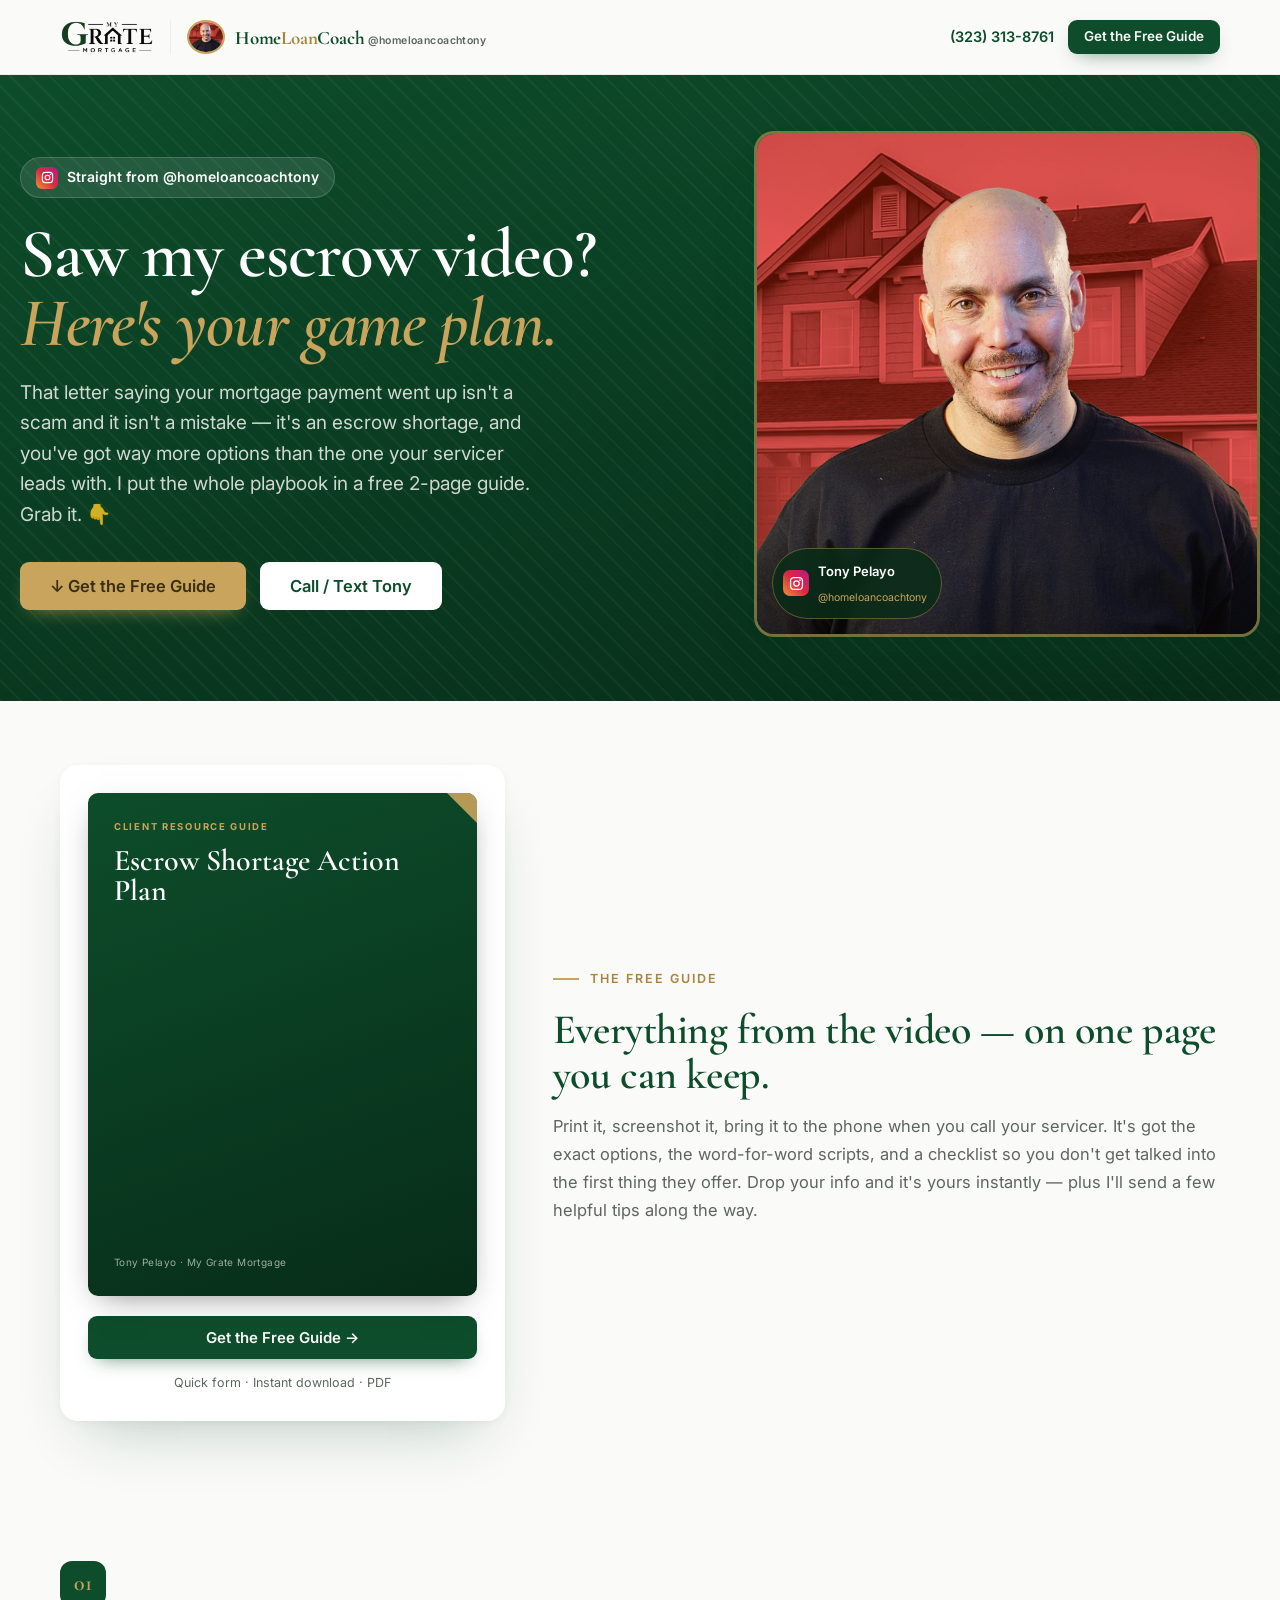
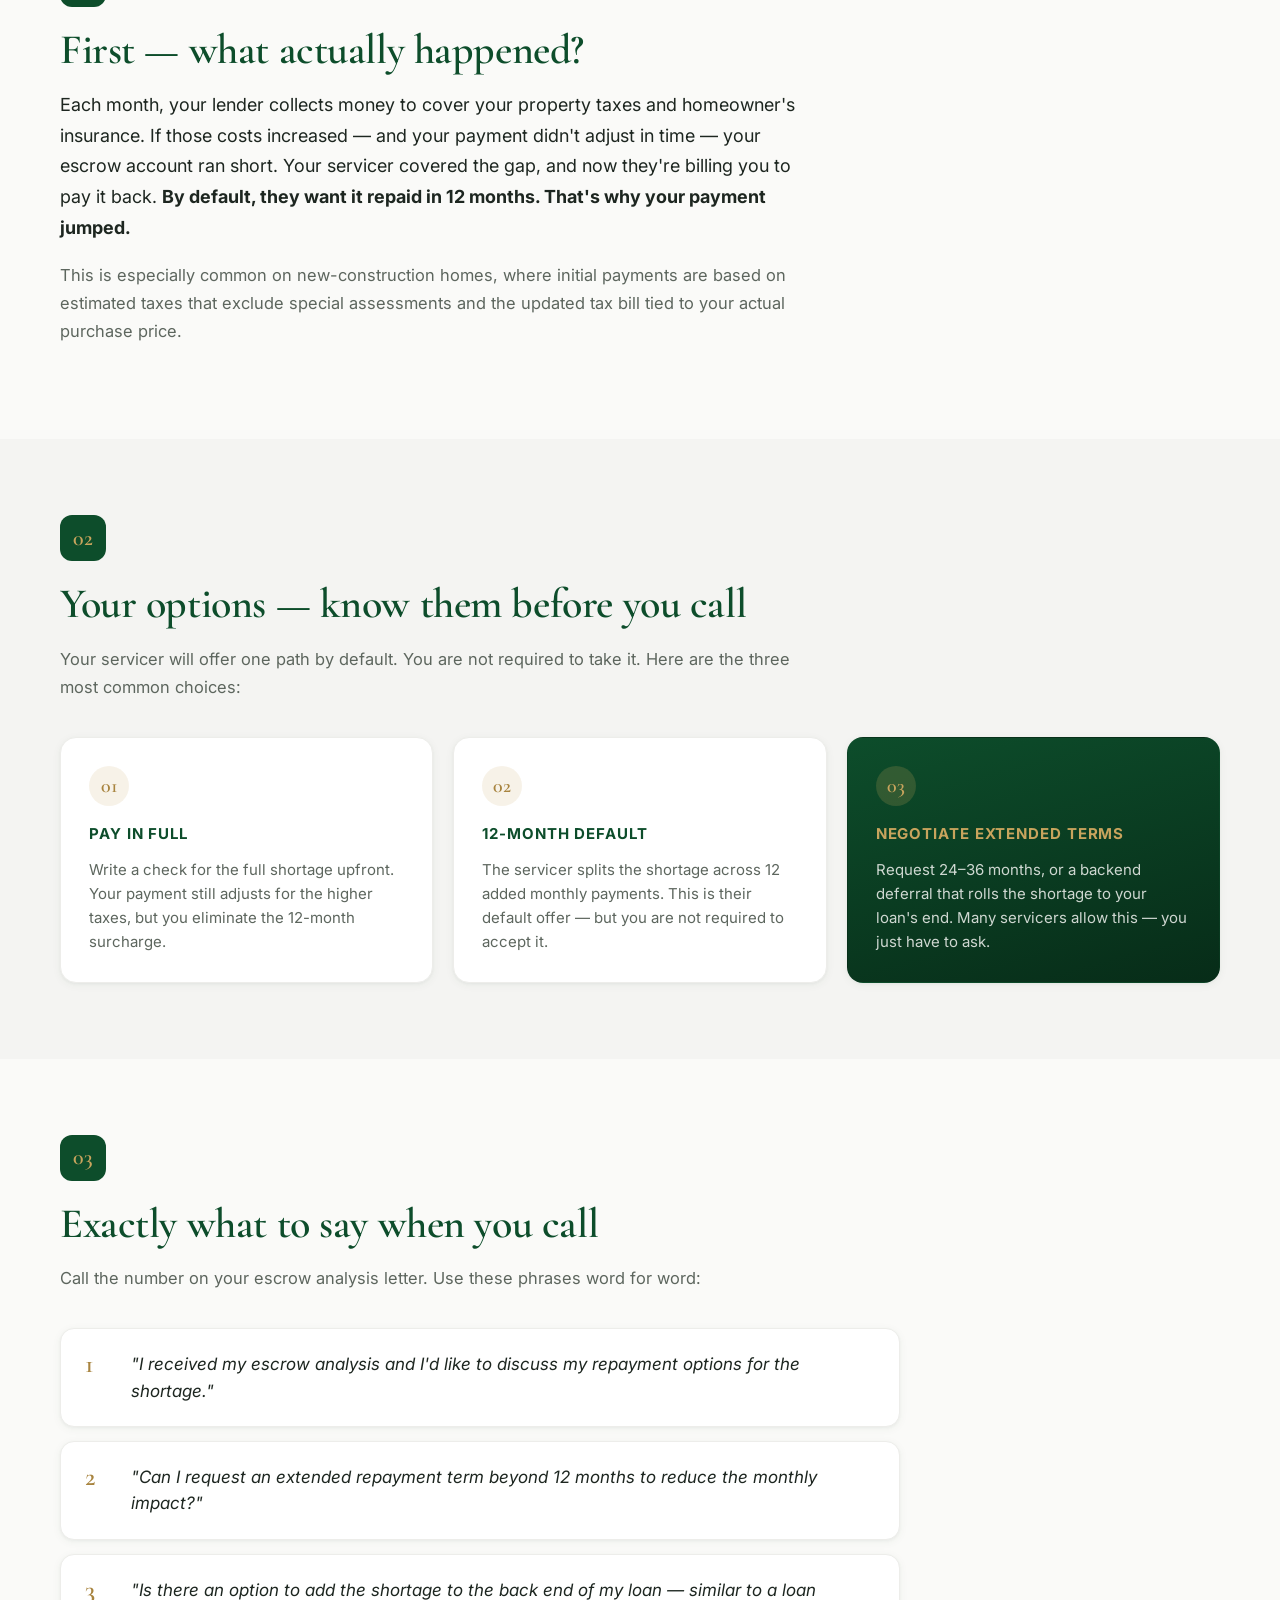
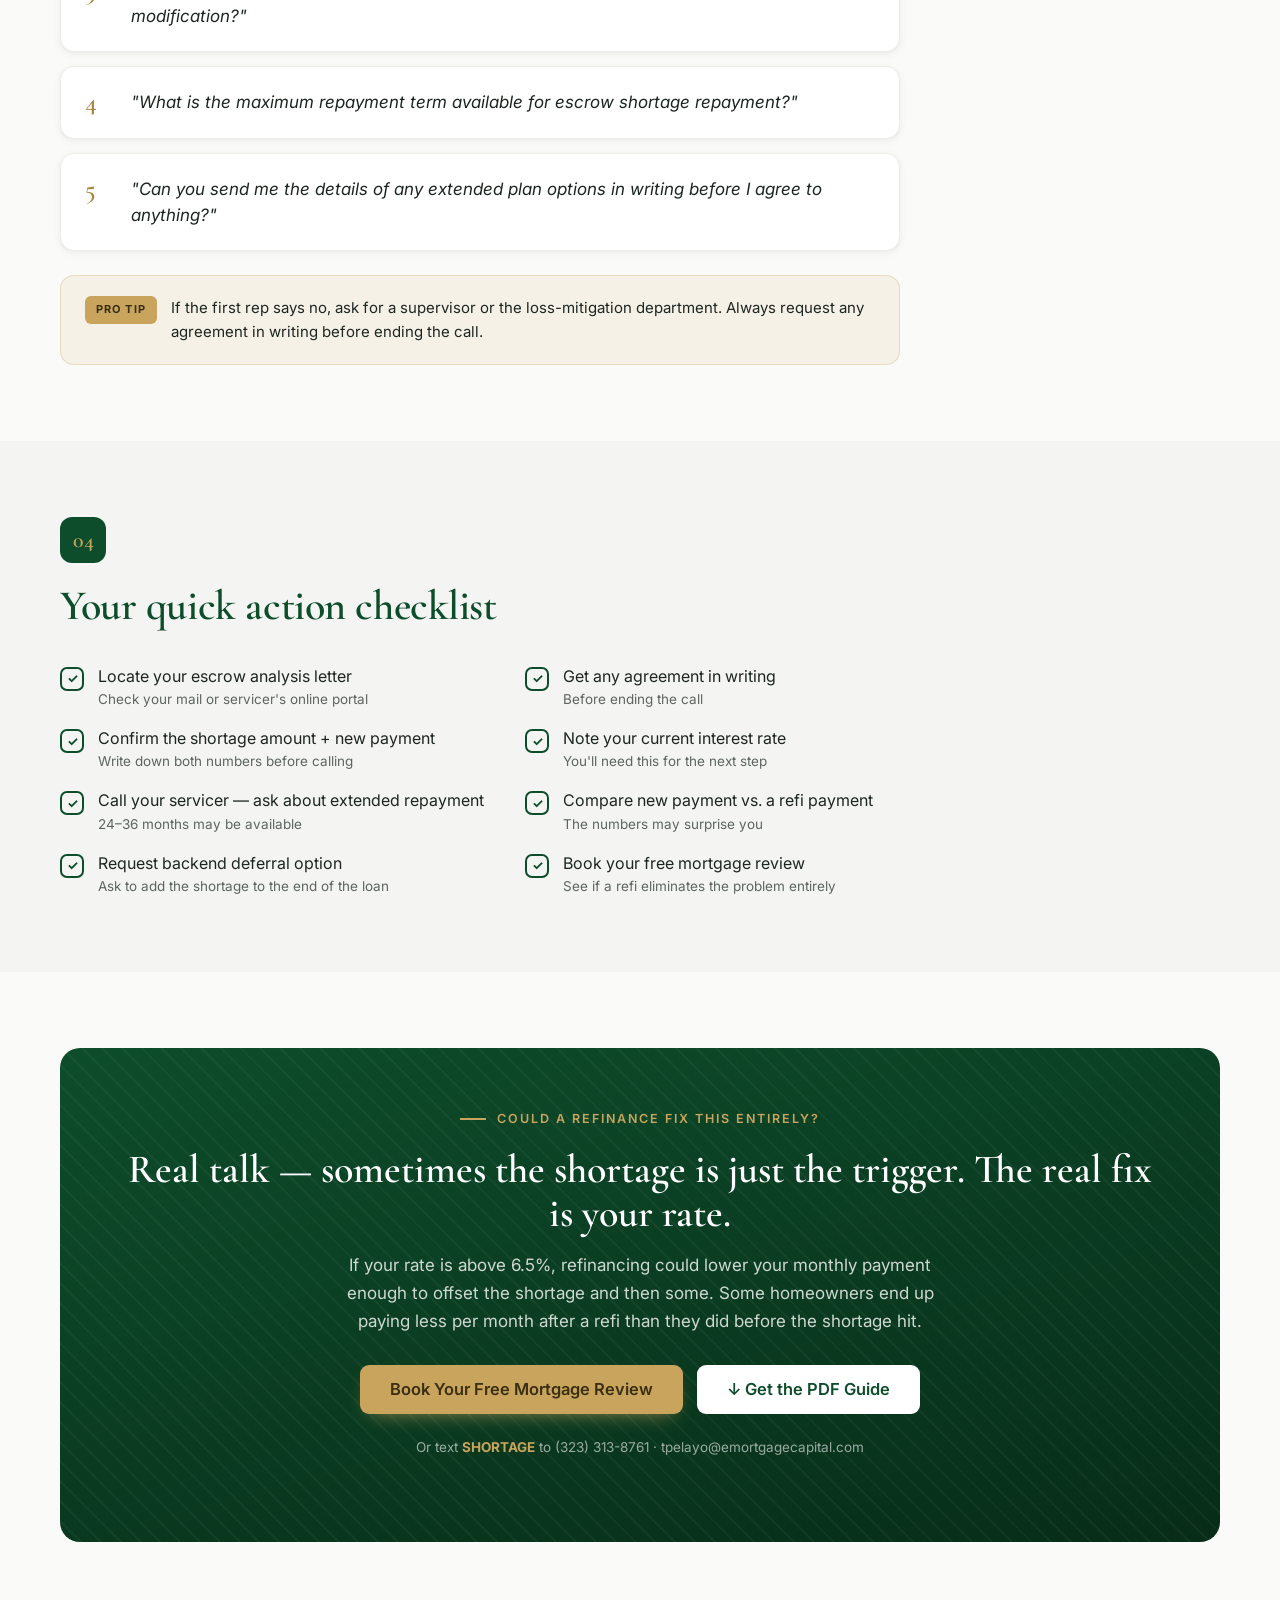
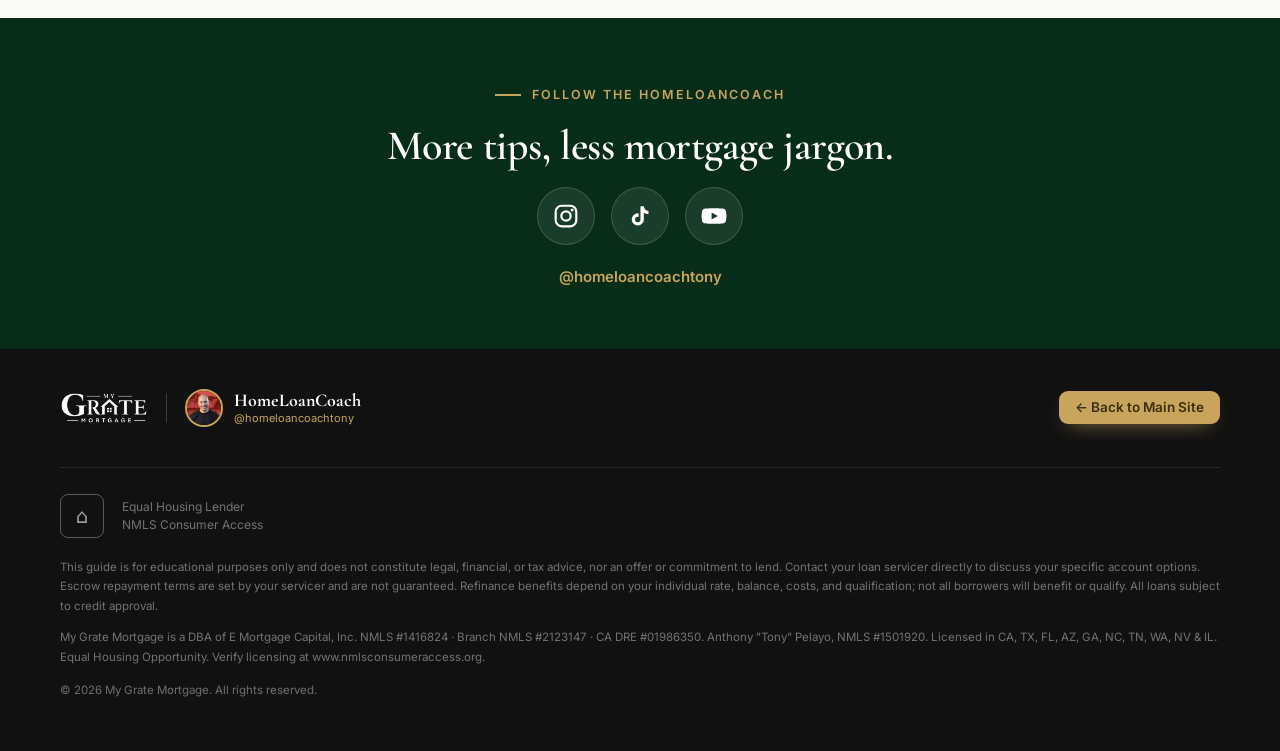
<file: escrow-shortage.html>
<!DOCTYPE html>
<html lang="en">
<head>
<meta charset="UTF-8" />
<meta name="viewport" content="width=device-width, initial-scale=1.0" />
<title>Escrow Shortage Action Plan — My Grate Mortgage</title>
<meta name="description" content="Your mortgage payment went up because of an escrow shortage. Here's exactly why — and the steps and scripts to fix it. Free downloadable guide from My Grate Mortgage." />
<link rel="stylesheet" href="styles.css" />
<style>
  /* ===== Escrow page specific ===== */
  .es-nav{position:sticky;top:0;z-index:100;background:rgba(250,250,248,.9);backdrop-filter:blur(14px);border-bottom:1px solid var(--gray-2);}
  .es-nav-in{display:flex;align-items:center;justify-content:space-between;height:74px;gap:20px;}
  .es-nav img{height:34px;display:block;}
  .es-nav .right{display:flex;align-items:center;gap:14px;}
  /* co-brand lockup */
  .cobrand{display:flex;align-items:center;gap:16px;}
  .cobrand .divider{width:1px;height:34px;background:var(--gray-2);}
  .hlc-mark{display:flex;align-items:center;gap:10px;}
  .hlc-badge{width:38px;height:38px;border-radius:50%;object-fit:cover;border:2px solid var(--gold);flex-shrink:0;}
  .hlc-word{line-height:1;}
  .hlc-word .nm{font-family:'Cormorant Garamond',serif;font-size:19px;font-weight:700;color:var(--green);letter-spacing:-.01em;}
  .hlc-word .nm span{color:var(--gold-dk);}
  .hlc-word .hd{font-size:10.5px;font-weight:600;letter-spacing:.04em;color:var(--muted);margin-top:2px;}
  @media(max-width:680px){ .hlc-word{display:none;} .es-nav .right .nav-phone{display:none;} }

  /* creator hero photo */
  .coach-card{position:relative;}
  .coach-photo{width:100%;border-radius:20px;display:block;box-shadow:var(--shadow-lift);border:3px solid rgba(200,164,93,.55);}
  .coach-tag{position:absolute;left:18px;bottom:18px;display:flex;align-items:center;gap:9px;background:rgba(9,44,24,.82);
    backdrop-filter:blur(6px);border:1px solid rgba(200,164,93,.4);padding:9px 14px 9px 10px;border-radius:100px;}
  .coach-tag .ig{width:26px;height:26px;border-radius:7px;background:linear-gradient(45deg,#f09433,#dc2743,#bc1888);display:flex;align-items:center;justify-content:center;flex-shrink:0;}
  .coach-tag .ig svg{width:15px;height:15px;}
  .coach-tag .h{font-size:13px;font-weight:600;color:#fff;}
  .coach-tag .s{font-size:10.5px;color:var(--gold);}
  .hero-handle{display:inline-flex;align-items:center;gap:9px;background:rgba(255,255,255,.1);border:1px solid rgba(255,255,255,.16);
    padding:8px 15px;border-radius:100px;margin-bottom:22px;text-decoration:none;transition:background .15s;white-space:nowrap;}
  .hero-handle:hover{background:rgba(255,255,255,.16);}
  .hero-handle .ig{width:22px;height:22px;border-radius:6px;background:linear-gradient(45deg,#f09433,#dc2743,#bc1888);display:flex;align-items:center;justify-content:center;}
  .hero-handle .ig svg{width:13px;height:13px;}
  .hero-handle span{font-size:14px;font-weight:600;color:#fff;}

  .es-hero{background:linear-gradient(165deg,var(--green),var(--green-dk));color:#fff;overflow:hidden;position:relative;}
  .es-hero::after{content:"";position:absolute;inset:0;background:
    repeating-linear-gradient(45deg, rgba(255,255,255,.04) 0 2px, transparent 2px 14px);pointer-events:none;}
  .es-hero-in{position:relative;z-index:1;display:grid;grid-template-columns:1.15fr .85fr;gap:50px;align-items:center;padding:56px 0 64px;}
  .es-hero .eyebrow{color:var(--gold);}
  .es-hero h1{font-family:'Cormorant Garamond',serif;font-size:clamp(44px,5.4vw,72px);line-height:1.0;font-weight:600;letter-spacing:-.015em;margin-bottom:20px;}
  .es-hero h1 em{color:var(--gold);font-style:italic;}
  .es-hero .lead{font-size:19px;line-height:1.6;color:rgba(250,250,248,.82);max-width:520px;margin-bottom:32px;}
  .es-hero-cta{display:flex;gap:14px;flex-wrap:wrap;}

  /* PDF download card */
  .pdf-card{background:#fff;border-radius:18px;padding:28px;box-shadow:var(--shadow-lift);color:var(--ink);}
  .pdf-thumb{aspect-ratio:8.5/11;background:linear-gradient(160deg,#0D4D2B,#072c18);border-radius:10px;position:relative;
    overflow:hidden;margin-bottom:20px;display:flex;flex-direction:column;justify-content:center;padding:26px;color:#fff;
    box-shadow:0 10px 30px -12px rgba(0,0,0,.5);}
  .pdf-thumb .kicker{font-size:9.5px;font-weight:700;letter-spacing:.18em;text-transform:uppercase;color:var(--gold);margin-bottom:12px;}
  .pdf-thumb h4{font-family:'Cormorant Garamond',serif;font-size:30px;line-height:1.0;font-weight:600;margin-bottom:auto;}
  .pdf-thumb .foot{font-size:10px;color:rgba(255,255,255,.6);letter-spacing:.04em;margin-top:18px;}
  .pdf-thumb .corner{position:absolute;top:0;right:0;border-width:0 30px 30px 0;border-style:solid;border-color:transparent var(--gold) transparent transparent;opacity:.9;}
  .pdf-card .meta{font-size:12.5px;color:var(--muted);text-align:center;margin-top:14px;}

  .es-section{padding:76px 0;}
  .es-section.alt{background:var(--gray);}
  .es-num{display:inline-flex;align-items:center;justify-content:center;width:46px;height:46px;border-radius:12px;
    background:var(--green);color:var(--gold);font-family:'Cormorant Garamond',serif;font-size:22px;font-weight:600;margin-bottom:20px;}
  .es-h2{font-family:'Cormorant Garamond',serif;font-size:clamp(30px,3.6vw,42px);line-height:1.08;font-weight:600;color:var(--green);letter-spacing:-.01em;margin-bottom:18px;}
  .es-p{font-size:18px;line-height:1.7;color:var(--ink);max-width:760px;margin-bottom:18px;}
  .es-p.muted{color:var(--muted);font-size:16.5px;}

  .opt-grid{display:grid;grid-template-columns:repeat(3,1fr);gap:20px;margin-top:36px;}
  .opt-card{background:#fff;border:1px solid var(--gray-2);border-radius:var(--r);padding:28px;position:relative;box-shadow:var(--shadow-card);}
  .opt-card .badge{font-family:'Cormorant Garamond',serif;font-size:20px;font-weight:600;color:var(--gold-dk);background:rgba(200,164,93,.14);
    width:40px;height:40px;border-radius:50%;display:flex;align-items:center;justify-content:center;margin-bottom:16px;}
  .opt-card h3{font-size:15px;font-weight:700;letter-spacing:.06em;text-transform:uppercase;color:var(--green);margin-bottom:12px;}
  .opt-card p{font-size:15px;line-height:1.6;color:var(--muted);}
  .opt-card.feature{background:linear-gradient(165deg,var(--green),var(--green-dk));border-color:transparent;}
  .opt-card.feature h3{color:var(--gold);}
  .opt-card.feature p{color:rgba(250,250,248,.82);}
  .opt-card.feature .badge{background:rgba(200,164,93,.2);color:var(--gold);}

  .scripts{display:flex;flex-direction:column;gap:14px;margin-top:36px;max-width:840px;}
  .script{display:flex;gap:18px;align-items:flex-start;background:#fff;border:1px solid var(--gray-2);border-radius:14px;padding:22px 24px;box-shadow:var(--shadow-card);}
  .script .n{font-family:'Cormorant Garamond',serif;font-size:26px;font-weight:600;color:var(--gold-dk);line-height:1;flex-shrink:0;width:28px;}
  .script p{font-size:17px;line-height:1.55;color:var(--ink);font-style:italic;}
  .protip{display:flex;gap:14px;align-items:flex-start;margin-top:24px;background:rgba(200,164,93,.1);border:1px solid rgba(200,164,93,.3);
    border-radius:14px;padding:20px 24px;max-width:840px;}
  .protip .tag{font-size:11px;font-weight:700;letter-spacing:.1em;text-transform:uppercase;color:var(--gold-dk);background:var(--gold);
    color:var(--gold-ink);padding:5px 11px;border-radius:6px;flex-shrink:0;}
  .protip p{font-size:15px;line-height:1.6;color:var(--ink);}

  /* social strip */
  .social-strip{background:var(--green-dk);padding:60px 0;text-align:center;color:#fff;overflow:hidden;}
  .social-strip .eyebrow{color:var(--gold);justify-content:center;}
  .social-row{display:flex;gap:16px;justify-content:center;margin-top:8px;}
  .social-row a{width:58px;height:58px;border-radius:50%;display:flex;align-items:center;justify-content:center;
    background:rgba(255,255,255,.08);border:1px solid rgba(255,255,255,.16);color:#fff;transition:transform .15s,background .15s,color .15s;}
  .social-row a:hover{transform:translateY(-3px);background:rgba(200,164,93,.18);color:var(--gold);}
  .social-row a svg{width:26px;height:26px;}
  .social-strip .handle{margin-top:20px;color:var(--gold);font-weight:600;font-size:15px;}
  /* consent checkbox */
  .consent{display:flex;gap:11px;align-items:flex-start;cursor:pointer;}
  .consent input[type=checkbox]{width:18px;height:18px;margin-top:1px;flex-shrink:0;accent-color:var(--green);}
  .consent span{font-size:11.5px;line-height:1.5;color:var(--muted);}
  .field.err input[type=checkbox]{outline:2px solid #c0492f;outline-offset:2px;}
  #lead-form .field{margin-bottom:0;}

  .checklist{display:grid;grid-template-columns:1fr 1fr;gap:30px;margin-top:36px;max-width:900px;align-items:start;}
  .checklist .col{display:flex;flex-direction:column;gap:18px;}
  .check{display:flex;gap:14px;align-items:flex-start;}
  .check .box{width:24px;height:24px;border-radius:7px;border:2px solid var(--green);flex-shrink:0;display:flex;align-items:center;justify-content:center;
    color:var(--green);font-size:13px;font-weight:700;margin-top:2px;}
  .check .t{display:flex;flex-direction:column;gap:3px;font-size:16px;line-height:1.4;color:var(--ink);}
  .check .t span{font-size:13.5px;line-height:1.4;color:var(--muted);}

  .refi-box{background:linear-gradient(165deg,var(--green),var(--green-dk));border-radius:20px;padding:54px;color:#fff;text-align:center;position:relative;overflow:hidden;}
  .refi-box::after{content:"";position:absolute;inset:0;background:repeating-linear-gradient(45deg, rgba(255,255,255,.04) 0 2px, transparent 2px 14px);}
  .refi-box .inner{position:relative;z-index:1;}
  .refi-box .eyebrow{color:var(--gold);justify-content:center;}
  .refi-box h2{font-family:'Cormorant Garamond',serif;font-size:clamp(30px,3.6vw,40px);font-weight:600;line-height:1.1;margin-bottom:16px;}
  .refi-box p{font-size:17px;line-height:1.65;color:rgba(250,250,248,.82);max-width:620px;margin:0 auto 30px;}
  .refi-box .cta-row{display:flex;gap:14px;justify-content:center;flex-wrap:wrap;}

  @media(max-width:880px){
    .es-hero-in{grid-template-columns:1fr;}
    .pdf-card{max-width:380px;}
    .opt-grid{grid-template-columns:1fr;}
    .checklist{grid-template-columns:1fr;}
  }
</style>
</head>
<body>

<!-- NAV -->
<nav class="es-nav">
  <div class="wrap es-nav-in">
    <div class="cobrand">
      <a href="index.html"><img src="assets/logo.png" alt="My Grate Mortgage" /></a>
      <span class="divider"></span>
      <a class="hlc-mark" href="https://www.instagram.com/homeloancoachtony/" target="_blank" rel="noopener">
        <img class="hlc-badge" src="assets/tony-coach.jpg" alt="Tony Pelayo" />
        <span class="hlc-word">
          <span class="nm">Home<span>Loan</span>Coach</span>
          <span class="hd">@homeloancoachtony</span>
        </span>
      </a>
    </div>
    <div class="right">
      <a class="nav-phone" href="tel:3233138761" style="white-space:nowrap;">(323) 313-8761</a>
      <a class="btn btn-green btn-sm" href="#download">Get the Free Guide</a>
    </div>
  </div>
</nav>

<!-- HERO -->
<header class="es-hero">
  <div class="wrap es-hero-in">
    <div>
      <a class="hero-handle" href="https://www.instagram.com/homeloancoachtony/" target="_blank" rel="noopener">
        <span class="ig"><svg viewBox="0 0 24 24" fill="none"><rect x="2.5" y="2.5" width="19" height="19" rx="5.5" stroke="#fff" stroke-width="2"/><circle cx="12" cy="12" r="4.3" stroke="#fff" stroke-width="2"/><circle cx="17.6" cy="6.4" r="1.4" fill="#fff"/></svg></span>
        <span>Straight from @homeloancoachtony</span>
      </a>
      <h1>Saw my escrow video?<br/><em>Here's your game plan.</em></h1>
      <p class="lead">That letter saying your mortgage payment went up isn't a scam and it isn't a mistake — it's an escrow shortage, and you've got way more options than the one your servicer leads with. I put the whole playbook in a free 2-page guide. Grab it. 👇</p>
      <div class="es-hero-cta">
        <a class="btn btn-gold btn-lg" href="#download">↓ Get the Free Guide</a>
        <a class="btn btn-white btn-lg" href="tel:3233138761">Call / Text Tony</a>
      </div>
    </div>
    <div class="coach-card">
      <img class="coach-photo" src="assets/tony-coach.jpg" alt="Tony Pelayo — your HomeLoanCoach" />
      <a class="coach-tag" href="https://www.instagram.com/homeloancoachtony/" target="_blank" rel="noopener">
        <span class="ig"><svg viewBox="0 0 24 24" fill="none"><rect x="2.5" y="2.5" width="19" height="19" rx="5.5" stroke="#fff" stroke-width="2"/><circle cx="12" cy="12" r="4.3" stroke="#fff" stroke-width="2"/><circle cx="17.6" cy="6.4" r="1.4" fill="#fff"/></svg></span>
        <span><span class="h">Tony Pelayo</span><br/><span class="s">@homeloancoachtony</span></span>
      </a>
    </div>
  </div>
</header>

<!-- DOWNLOAD -->
<section class="es-section" id="download" style="padding:64px 0;">
  <div class="wrap" style="display:grid;grid-template-columns:.8fr 1.2fr;gap:48px;align-items:center;">
    <div class="pdf-card">
      <div class="pdf-thumb">
        <span class="corner"></span>
        <div class="kicker">Client Resource Guide</div>
        <h4>Escrow Shortage Action Plan</h4>
        <div class="foot">Tony Pelayo · My Grate Mortgage</div>
      </div>
      <button class="btn btn-green" id="open-form" style="width:100%;">Get the Free Guide →</button>
      <p class="meta">Quick form · Instant download · PDF</p>
    </div>
    <div>
      <span class="eyebrow">The Free Guide</span>
      <h2 class="es-h2" style="margin-bottom:14px;">Everything from the video — on one page you can keep.</h2>
      <p class="es-p muted" style="margin-bottom:0;">Print it, screenshot it, bring it to the phone when you call your servicer. It's got the exact options, the word-for-word scripts, and a checklist so you don't get talked into the first thing they offer. Drop your info and it's yours instantly — plus I'll send a few helpful tips along the way.</p>
    </div>
  </div>
</section>

<!-- 01 UNDERSTANDING -->
<section class="es-section">
  <div class="wrap">
    <div class="es-num">01</div>
    <h2 class="es-h2">First — what actually happened?</h2>
    <p class="es-p">Each month, your lender collects money to cover your property taxes and homeowner's insurance. If those costs increased — and your payment didn't adjust in time — your escrow account ran short. Your servicer covered the gap, and now they're billing you to pay it back. <strong>By default, they want it repaid in 12 months. That's why your payment jumped.</strong></p>
    <p class="es-p muted">This is especially common on new-construction homes, where initial payments are based on estimated taxes that exclude special assessments and the updated tax bill tied to your actual purchase price.</p>
  </div>
</section>

<!-- 02 OPTIONS -->
<section class="es-section alt">
  <div class="wrap">
    <div class="es-num">02</div>
    <h2 class="es-h2">Your options — know them before you call</h2>
    <p class="es-p muted">Your servicer will offer one path by default. You are not required to take it. Here are the three most common choices:</p>
    <div class="opt-grid">
      <div class="opt-card">
        <div class="badge">01</div>
        <h3>Pay in Full</h3>
        <p>Write a check for the full shortage upfront. Your payment still adjusts for the higher taxes, but you eliminate the 12-month surcharge.</p>
      </div>
      <div class="opt-card">
        <div class="badge">02</div>
        <h3>12-Month Default</h3>
        <p>The servicer splits the shortage across 12 added monthly payments. This is their default offer — but you are not required to accept it.</p>
      </div>
      <div class="opt-card feature">
        <div class="badge">03</div>
        <h3>Negotiate Extended Terms</h3>
        <p>Request 24–36 months, or a backend deferral that rolls the shortage to your loan's end. Many servicers allow this — you just have to ask.</p>
      </div>
    </div>
  </div>
</section>

<!-- 03 SCRIPTS -->
<section class="es-section">
  <div class="wrap">
    <div class="es-num">03</div>
    <h2 class="es-h2">Exactly what to say when you call</h2>
    <p class="es-p muted">Call the number on your escrow analysis letter. Use these phrases word for word:</p>
    <div class="scripts">
      <div class="script"><span class="n">1</span><p>"I received my escrow analysis and I'd like to discuss my repayment options for the shortage."</p></div>
      <div class="script"><span class="n">2</span><p>"Can I request an extended repayment term beyond 12 months to reduce the monthly impact?"</p></div>
      <div class="script"><span class="n">3</span><p>"Is there an option to add the shortage to the back end of my loan — similar to a loan modification?"</p></div>
      <div class="script"><span class="n">4</span><p>"What is the maximum repayment term available for escrow shortage repayment?"</p></div>
      <div class="script"><span class="n">5</span><p>"Can you send me the details of any extended plan options in writing before I agree to anything?"</p></div>
    </div>
    <div class="protip">
      <span class="tag">Pro Tip</span>
      <p>If the first rep says no, ask for a supervisor or the loss-mitigation department. Always request any agreement in writing before ending the call.</p>
    </div>
  </div>
</section>

<!-- 04 CHECKLIST -->
<section class="es-section alt">
  <div class="wrap">
    <div class="es-num">04</div>
    <h2 class="es-h2">Your quick action checklist</h2>
    <div class="checklist">
      <div class="col">
        <div class="check"><span class="box">✓</span><span class="t">Locate your escrow analysis letter<span>Check your mail or servicer's online portal</span></span></div>
        <div class="check"><span class="box">✓</span><span class="t">Confirm the shortage amount + new payment<span>Write down both numbers before calling</span></span></div>
        <div class="check"><span class="box">✓</span><span class="t">Call your servicer — ask about extended repayment<span>24–36 months may be available</span></span></div>
        <div class="check"><span class="box">✓</span><span class="t">Request backend deferral option<span>Ask to add the shortage to the end of the loan</span></span></div>
      </div>
      <div class="col">
        <div class="check"><span class="box">✓</span><span class="t">Get any agreement in writing<span>Before ending the call</span></span></div>
        <div class="check"><span class="box">✓</span><span class="t">Note your current interest rate<span>You'll need this for the next step</span></span></div>
        <div class="check"><span class="box">✓</span><span class="t">Compare new payment vs. a refi payment<span>The numbers may surprise you</span></span></div>
        <div class="check"><span class="box">✓</span><span class="t">Book your free mortgage review<span>See if a refi eliminates the problem entirely</span></span></div>
      </div>
    </div>
  </div>
</section>

<!-- REFI CTA -->
<section class="es-section">
  <div class="wrap">
    <div class="refi-box">
      <div class="inner">
        <span class="eyebrow">Could a refinance fix this entirely?</span>
        <h2>Real talk — sometimes the shortage is just the trigger. The real fix is your rate.</h2>
        <p>If your rate is above 6.5%, refinancing could lower your monthly payment enough to offset the shortage and then some. Some homeowners end up paying less per month after a refi than they did before the shortage hit.</p>
        <div class="cta-row">
          <a class="btn btn-gold btn-lg" href="tel:3233138761">Book Your Free Mortgage Review</a>
          <a class="btn btn-white btn-lg" href="#download">↓ Get the PDF Guide</a>
        </div>
        <p style="font-size:13.5px;color:rgba(250,250,248,.6);margin-top:22px;">Or text <strong style="color:var(--gold);">SHORTAGE</strong> to (323) 313-8761 · tpelayo@emortgagecapital.com</p>
      </div>
    </div>
  </div>
</section>

<!-- SOCIAL STRIP -->
<section class="social-strip">
  <div class="wrap">
    <span class="eyebrow">Follow the HomeLoanCoach</span>
    <h2 class="es-h2" style="color:#fff;">More tips, less mortgage jargon.</h2>
    <div class="social-row">
      <a href="https://www.instagram.com/homeloancoachtony/" target="_blank" rel="noopener" aria-label="Instagram">
        <svg viewBox="0 0 24 24" fill="none"><rect x="2.5" y="2.5" width="19" height="19" rx="5.5" stroke="currentColor" stroke-width="2"/><circle cx="12" cy="12" r="4.3" stroke="currentColor" stroke-width="2"/><circle cx="17.6" cy="6.4" r="1.4" fill="currentColor"/></svg>
      </a>
      <a href="https://www.tiktok.com/@homeloancoachtony" target="_blank" rel="noopener" aria-label="TikTok">
        <svg viewBox="0 0 24 24" fill="currentColor"><path d="M16.6 5.82a4.28 4.28 0 0 1-1.06-2.82h-3.1v12.2a2.5 2.5 0 1 1-2.5-2.5c.27 0 .53.04.78.12V9.6a5.6 5.6 0 0 0-.78-.05A5.6 5.6 0 1 0 15.54 15V9.06a7.3 7.3 0 0 0 4.27 1.37V7.3a4.28 4.28 0 0 1-3.2-1.48z"/></svg>
      </a>
      <a href="https://www.youtube.com/@HomeLoanCoachTony" target="_blank" rel="noopener" aria-label="YouTube">
        <svg viewBox="0 0 24 24" fill="currentColor"><path d="M23 7.5a3 3 0 0 0-2.1-2.1C19 4.9 12 4.9 12 4.9s-7 0-8.9.5A3 3 0 0 0 1 7.5 31 31 0 0 0 .5 12 31 31 0 0 0 1 16.5a3 3 0 0 0 2.1 2.1c1.9.5 8.9.5 8.9.5s7 0 8.9-.5a3 3 0 0 0 2.1-2.1A31 31 0 0 0 23.5 12 31 31 0 0 0 23 7.5zM9.8 15.3V8.7l5.7 3.3z"/></svg>
      </a>
    </div>
    <p class="handle">@homeloancoachtony</p>
  </div>
</section>

<!-- FOOTER -->
<footer class="footer">
  <div class="wrap">
    <div style="display:flex;justify-content:space-between;align-items:center;gap:24px;padding:40px 0;flex-wrap:wrap;border-bottom:1px solid rgba(255,255,255,.1);">
      <div style="display:flex;align-items:center;gap:18px;flex-wrap:wrap;">
        <a href="index.html"><img src="assets/logo-white.png" alt="My Grate Mortgage" style="height:32px;" /></a>
        <span style="width:1px;height:30px;background:rgba(255,255,255,.18);"></span>
        <a href="https://www.instagram.com/homeloancoachtony/" target="_blank" rel="noopener" style="display:flex;align-items:center;gap:11px;">
          <img src="assets/tony-coach.jpg" alt="Tony Pelayo" style="width:38px;height:38px;border-radius:50%;object-fit:cover;border:2px solid var(--gold);" />
          <span style="line-height:1.1;">
            <span style="display:block;font-family:'Cormorant Garamond',serif;font-size:18px;font-weight:700;color:#fff;">HomeLoanCoach</span>
            <span style="display:block;font-size:11px;color:var(--gold);margin-top:2px;">@homeloancoachtony</span>
          </span>
        </a>
      </div>
      <a class="btn btn-gold btn-sm" href="index.html">← Back to Main Site</a>
    </div>
    <div class="foot-legal" style="border-top:none;padding-top:26px;">
      <div class="badges">
        <div class="eho" title="Equal Housing Lender">⌂</div>
        <div style="font-size:12px;line-height:1.5;">Equal Housing Lender<br/>NMLS Consumer Access</div>
      </div>
      <p>This guide is for educational purposes only and does not constitute legal, financial, or tax advice, nor an offer or commitment to lend. Contact your loan servicer directly to discuss your specific account options. Escrow repayment terms are set by your servicer and are not guaranteed. Refinance benefits depend on your individual rate, balance, costs, and qualification; not all borrowers will benefit or qualify. All loans subject to credit approval.</p>
      <p style="margin-top:12px;">My Grate Mortgage is a DBA of E Mortgage Capital, Inc. NMLS #1416824 · Branch NMLS #2123147 · CA DRE #01986350. Anthony "Tony" Pelayo, NMLS #1501920. Licensed in CA, TX, FL, AZ, GA, NC, TN, WA, NV & IL. Equal Housing Opportunity. Verify licensing at www.nmlsconsumeraccess.org.</p>
      <p style="margin-top:14px;color:rgba(250,250,248,.4);">© 2026 My Grate Mortgage. All rights reserved.</p>
    </div>
  </div>
</footer>

<!-- LEAD CAPTURE MODAL -->
<div class="modal-bg" id="lead-modal">
  <div class="modal" id="lead-modal-inner">
    <button class="x" data-close-lead aria-label="Close">×</button>
    <span class="mag-kind" style="color:var(--gold-dk);">Free Download</span>
    <h3>Grab the Escrow Guide</h3>
    <p class="ms">Tell me where to send it — your download starts the second you submit.</p>
    <form id="lead-form" novalidate>
      <div style="display:grid;grid-template-columns:1fr 1fr;gap:12px;margin-bottom:12px;">
        <div class="field"><label>First Name</label><input required name="First Name" type="text" placeholder="Jordan" /><span class="msg">Required</span></div>
        <div class="field"><label>Last Name</label><input required name="Last Name" type="text" placeholder="Rivera" /><span class="msg">Required</span></div>
      </div>
      <div class="field" style="margin-bottom:12px;"><label>Email</label><input required name="Email" type="email" placeholder="you@email.com" /><span class="msg">Enter a valid email</span></div>
      <div class="field" style="margin-bottom:14px;"><label>Phone</label><input required name="Phone" type="tel" placeholder="(555) 000-0000" /><span class="msg">Enter a valid phone</span></div>
      <label class="consent field" style="margin-bottom:16px;">
        <input required type="checkbox" name="Consent" />
        <span>By checking this box, I agree to receive the guide plus weekly informational mortgage emails and occasional calls/texts from My Grate Mortgage (a DBA of E Mortgage Capital, Inc.) at the email and number I provided, including via automated technology. Consent is not a condition of any service or purchase. Message &amp; data rates may apply; reply STOP to opt out of texts, or use the unsubscribe link in any email to opt out. I have read the <a href="index.html" target="_blank" style="color:var(--green);font-weight:600;">Privacy Policy</a>.</span>
      </label>
      <button type="submit" class="btn btn-green" style="width:100%;">Send Me the Guide →</button>
      <p class="fineprint">We never sell your information. E Mortgage Capital, Inc. · Temecula, CA · NMLS #1416824 · Equal Housing Opportunity.</p>
    </form>
  </div>
</div>

<script>
(function(){
  var $=function(s,c){return (c||document).querySelector(s);};
  var $$=function(s,c){return [].slice.call((c||document).querySelectorAll(s));};
  /* ===== Lead capture — Web3Forms =====
     Paste your Web3Forms access key (same one as the main site) between the quotes.
     Get it free: web3forms.com → enter tpelayo@emortgagecapital.com → Create Access Key.
     Until a key is set, the guide still downloads but NO lead is captured. ===== */
  var WEB3FORMS_KEY = 'c87fee06-0bd5-4056-8ee1-e47ea3d1189d';   // ← live access key
  var LEAD_CC = 'jwatson1117@gmail.com';
  var SHEET_WEBHOOK = 'https://script.google.com/macros/s/AKfycbxIYEFkxYGVborW4Zt8AphjkOlNqyTBShJUHKNwLSIddtoCrOuQVIEnQ-qtBkMtRgyH0g/exec';
  var PDF = 'Escrow-Shortage-Action-Plan.pdf';

  var modal=$('#lead-modal'), form=$('#lead-form');
  function openM(){ modal.classList.add('open'); document.body.style.overflow='hidden'; }
  function closeM(){ modal.classList.remove('open'); document.body.style.overflow=''; }
  $('#open-form').addEventListener('click', openM);
  function bindClose(){ $$('[data-close-lead]').forEach(function(b){ b.addEventListener('click', closeM); }); }
  bindClose();
  modal.addEventListener('click', function(e){ if(e.target===modal) closeM(); });
  document.addEventListener('keydown', function(e){ if(e.key==='Escape') closeM(); });

  var phone=form.querySelector('input[type=tel]');
  phone.addEventListener('input', function(){
    var v=phone.value.replace(/\D/g,'').slice(0,10);
    if(v.length>6) v='('+v.slice(0,3)+') '+v.slice(3,6)+'-'+v.slice(6);
    else if(v.length>3) v='('+v.slice(0,3)+') '+v.slice(3);
    else if(v.length>0) v='('+v;
    phone.value=v;
  });
  $$('input',form).forEach(function(el){ el.addEventListener('input',function(){ var f=el.closest('.field'); if(f) f.classList.remove('err'); }); });

  function valid(){
    var ok=true;
    $$('[required]',form).forEach(function(el){
      var f=el.closest('.field'), v;
      if(el.type==='checkbox') v=el.checked;
      else if(el.type==='email') v=/^[^@\s]+@[^@\s]+\.[^@\s]+$/.test(el.value);
      else if(el.type==='tel') v=el.value.replace(/\D/g,'').length>=10;
      else v=!!el.value.trim();
      if(f) f.classList.toggle('err', !v);
      if(!v) ok=false;
    });
    return ok;
  }
  function deliverPDF(){
    var a=document.createElement('a'); a.href=PDF; a.setAttribute('download',PDF);
    document.body.appendChild(a); a.click(); a.remove();
  }
  form.addEventListener('submit', async function(e){
    e.preventDefault();
    if(!valid()) return;
    var btn=form.querySelector('button[type=submit]'), orig=btn.innerHTML;
    btn.disabled=true; btn.innerHTML='Sending…';
    var sent=true;
    if(WEB3FORMS_KEY){
      try{
        var fd={ access_key:WEB3FORMS_KEY, subject:'New Escrow Guide Download — HomeLoanCoach',
          from_name:'HomeLoanCoach Escrow Page', 'Lead Source':'Escrow Shortage Guide (Instagram/ManyChat)' };
        $$('input',form).forEach(function(el){ if(el.name && el.type!=='checkbox') fd[el.name]=el.value; });
        fd['Consent to Emails/Texts']='Yes — opted in '+new Date().toLocaleString();
        fd.replyto=form.querySelector('input[type=email]').value;
        if(LEAD_CC) fd.cc=LEAD_CC;
        var r=await fetch('https://api.web3forms.com/submit',{method:'POST',
          headers:{'Content-Type':'application/json',Accept:'application/json'}, body:JSON.stringify(fd)});
        sent=r.ok;
      }catch(_){ sent=false; }
    }
    var sheetOk=false;
    try{ var sd={'Lead Source':'Escrow Shortage Guide','Page':document.title,'Page URL':location.href,'Referrer':document.referrer||'Direct'}; $('input',form).forEach(function(el){ if(el.name && el.type!=='checkbox') sd[el.name]=el.value; }); await fetch(SHEET_WEBHOOK,{method:'POST',mode:'no-cors',headers:{'Content-Type':'text/plain;charset=utf-8'},body:JSON.stringify(sd)}); sheetOk=true; }catch(_){}
    btn.disabled=false; btn.innerHTML=orig;
    if(WEB3FORMS_KEY && !sent && !sheetOk){ alert('Something went wrong — please call or text (323) 313-8761 and I\'ll send it over.'); return; }
    deliverPDF();
    $('#lead-modal-inner').innerHTML =
      '<button class="x" data-close-lead aria-label="Close">×</button>'+
      '<span class="mag-kind" style="color:var(--gold-dk);">You\'re all set</span>'+
      '<h3>Your guide is downloading 🎉</h3>'+
      '<p class="ms">Check your downloads folder. If it didn\'t start, <a href="'+PDF+'" download style="color:var(--green);font-weight:600;">tap here</a>. I\'ll send a few helpful tips your way — talk soon!</p>'+
      '<a class="btn btn-green" href="tel:3233138761" style="width:100%;">Call / Text Tony</a>';
    bindClose();
  });
})();
</script>

<template id="__bundler_thumbnail">
  <svg viewBox="0 0 100 100" xmlns="http://www.w3.org/2000/svg">
    <rect width="100" height="100" fill="#0D4D2B"/>
    <rect x="34" y="24" width="38" height="50" rx="3" fill="#FAFAF8"/>
    <rect x="40" y="33" width="26" height="3" rx="1.5" fill="#C8A45D"/>
    <rect x="40" y="41" width="26" height="2.4" rx="1.2" fill="#0D4D2B" opacity=".4"/>
    <rect x="40" y="47" width="20" height="2.4" rx="1.2" fill="#0D4D2B" opacity=".4"/>
    <rect x="40" y="53" width="26" height="2.4" rx="1.2" fill="#0D4D2B" opacity=".4"/>
    <rect x="40" y="59" width="16" height="2.4" rx="1.2" fill="#0D4D2B" opacity=".4"/>
  </svg>
</template>

</body>
</html>
</file>
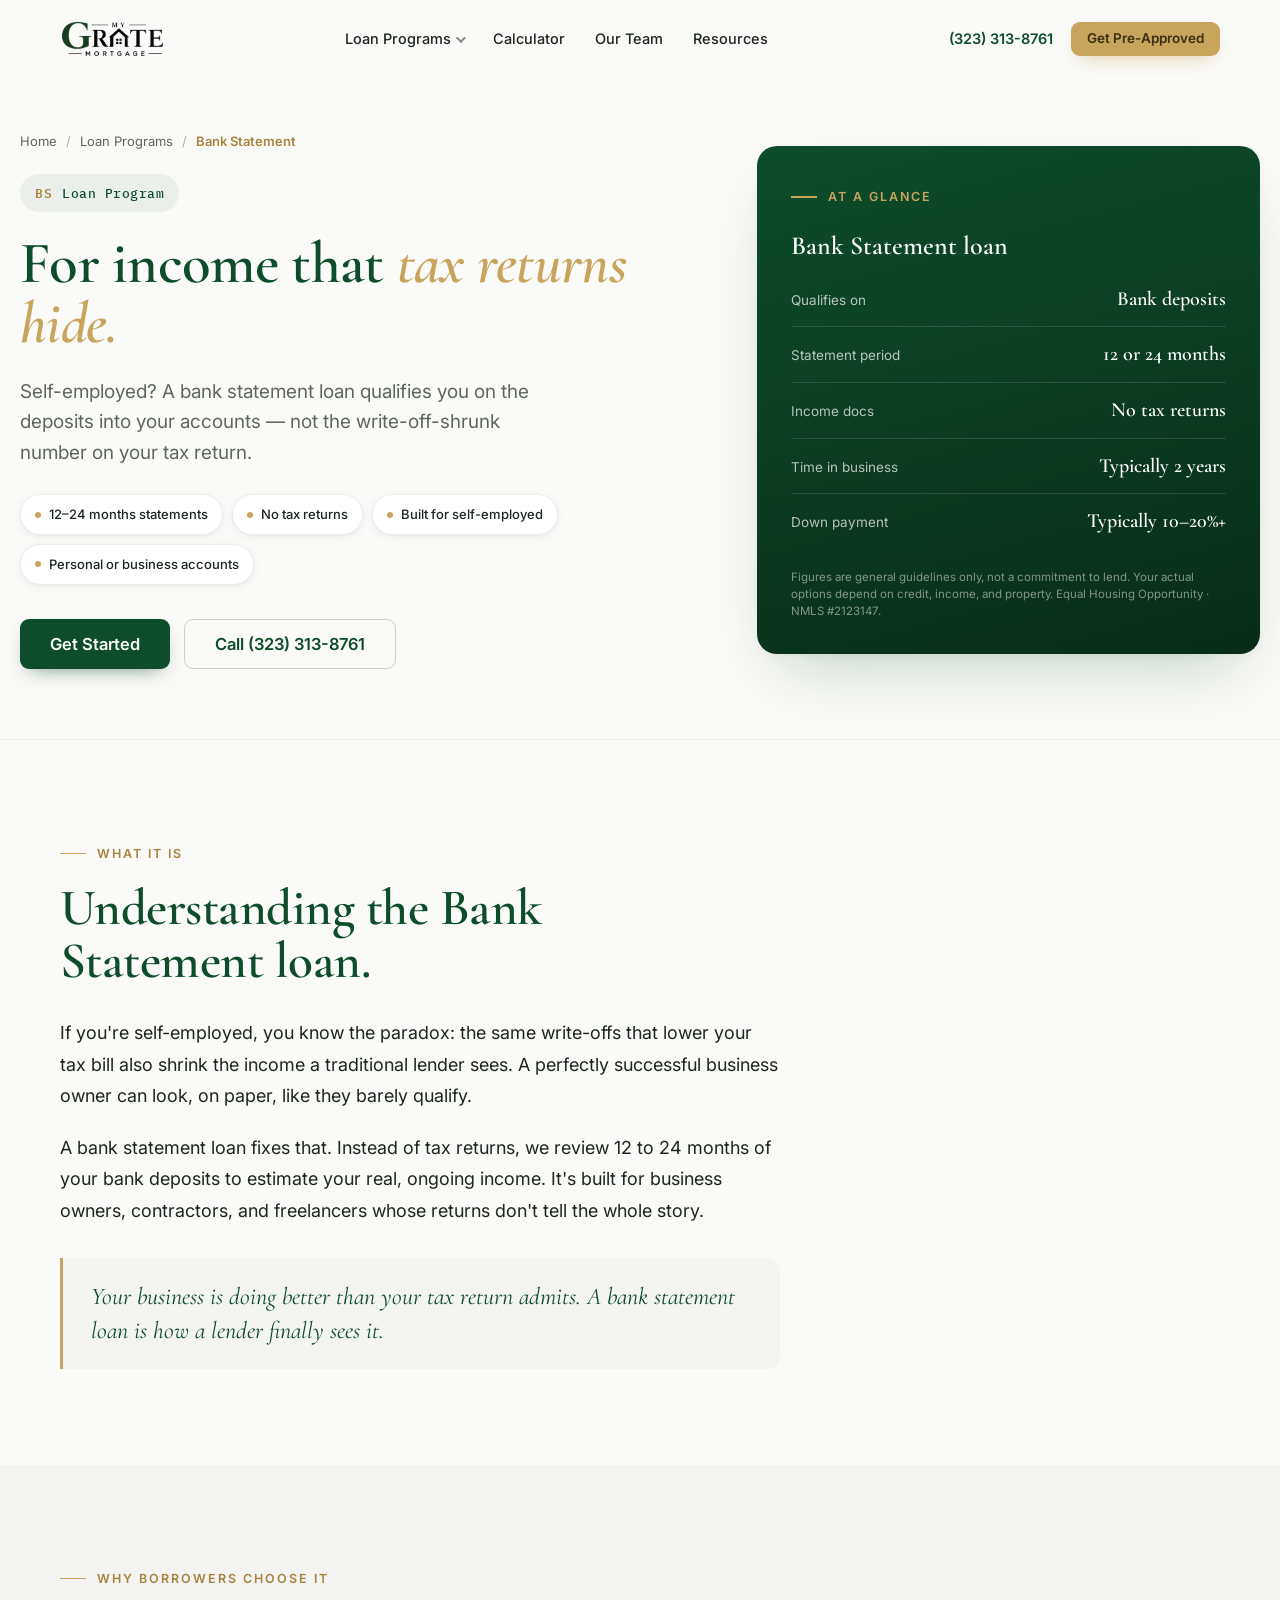
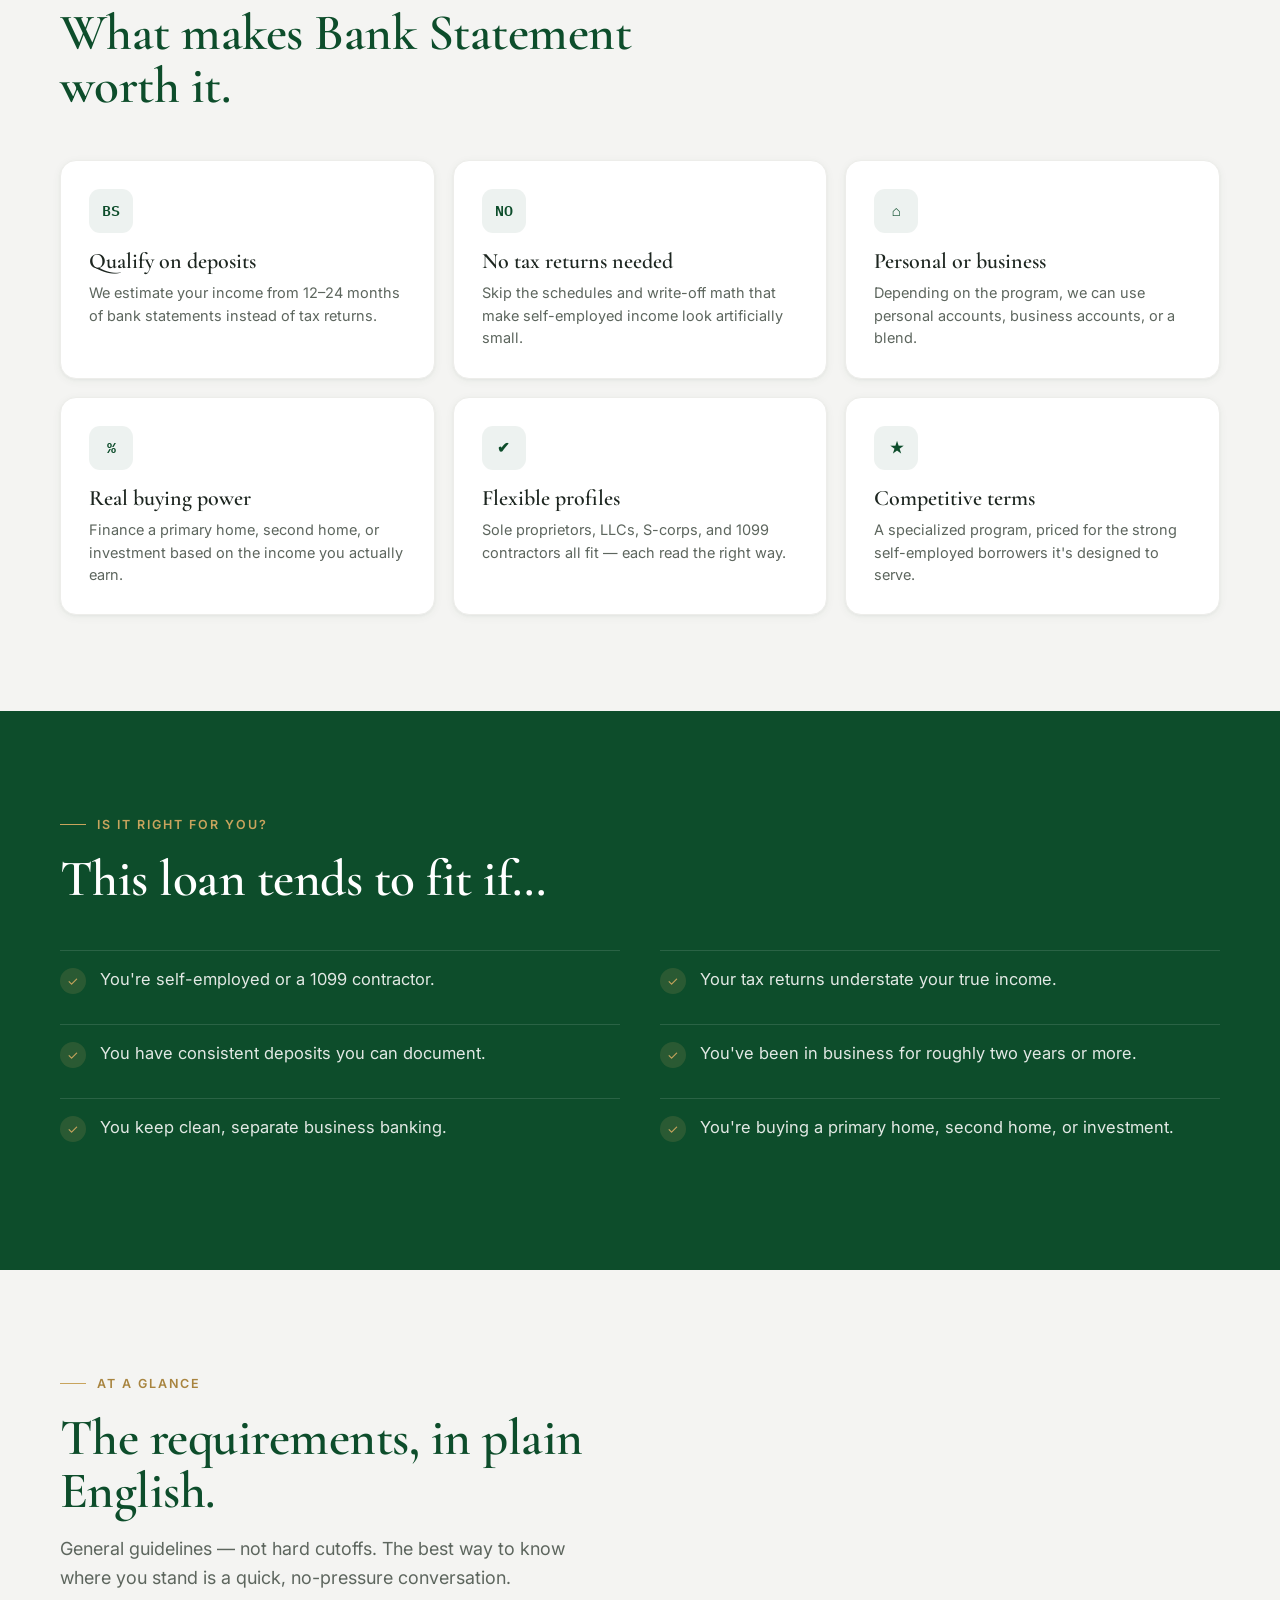
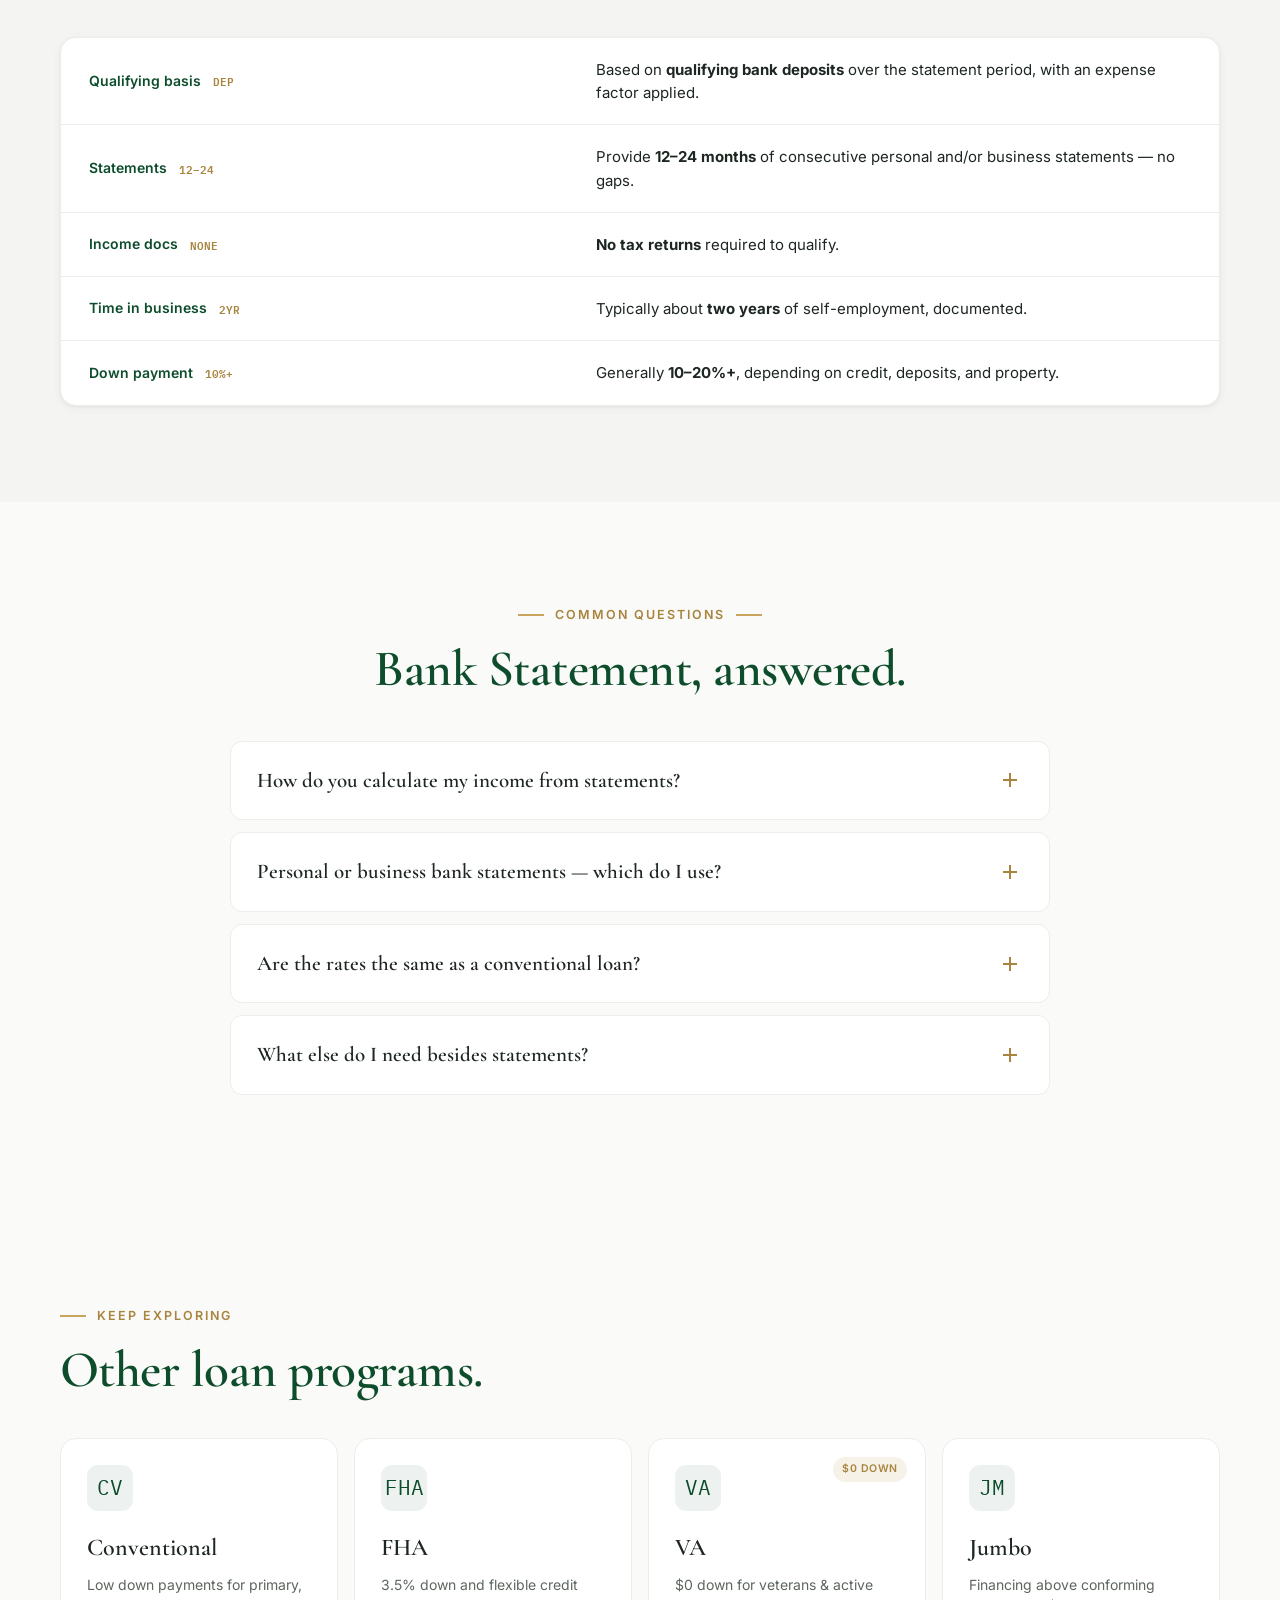
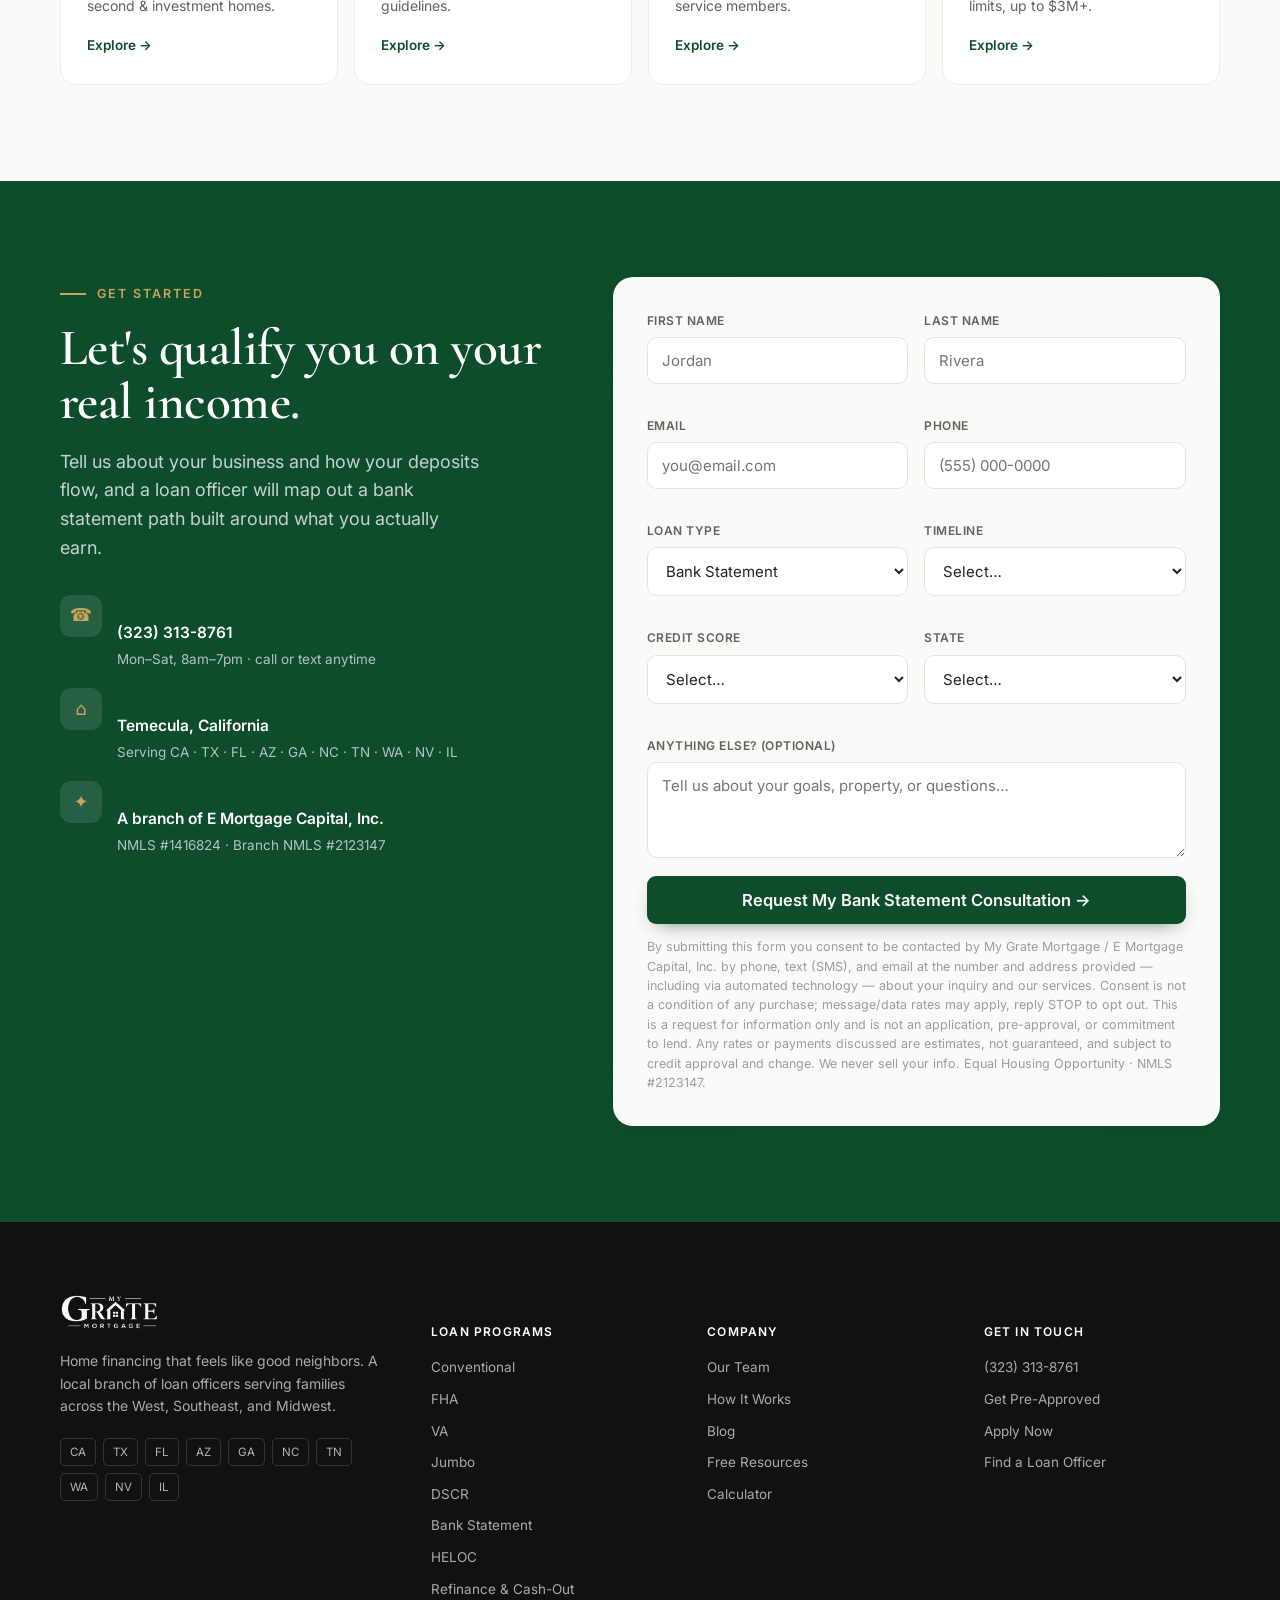
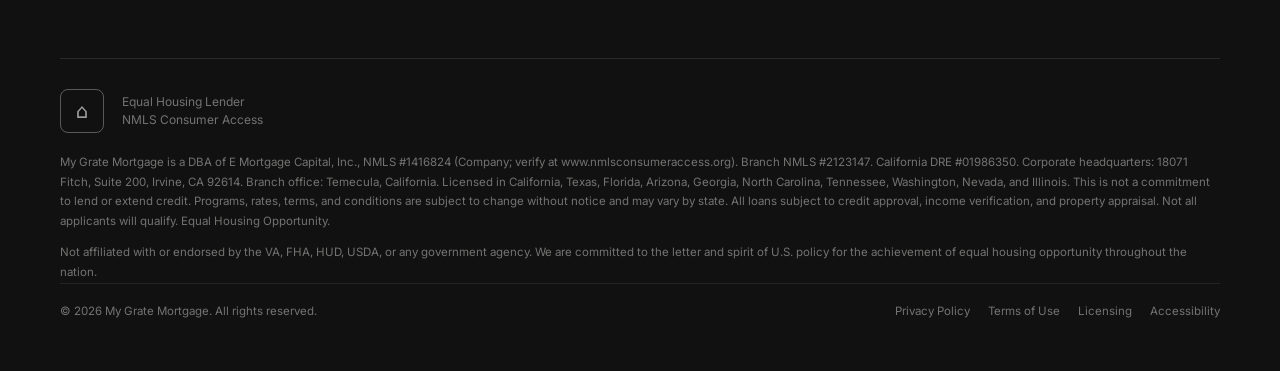
<file: programs/bank-statement.html>
<!DOCTYPE html>
<html lang="en">
<head>
<meta charset="UTF-8" />
<meta name="viewport" content="width=device-width, initial-scale=1.0" />
<title>Bank Statement Loans — My Grate Mortgage</title>
<meta name="description" content="Bank statement loans from My Grate Mortgage — self-employed borrowers qualify on 12–24 months of deposits, no tax returns required." />
<link rel="stylesheet" href="../styles.css" />
</head>
<body>

<nav class="nav">
  <div class="wrap nav-in">
    <a href="../index.html"><img class="nav-logo" src="../assets/logo.png" alt="My Grate Mortgage" /></a>
    <div class="nav-links">
      <div class="has-drop"><a href="../index.html#programs">Loan Programs <i class="caret"></i></a>
        <div class="dropdown">
          <a class="drop-item" href="conventional.html"><span class="drop-ic mono">CV</span><span><h5>Conventional</h5><p>Low down payments for primary, second & investment homes.</p></span></a>
          <a class="drop-item" href="fha.html"><span class="drop-ic mono">FHA</span><span><h5>FHA</h5><p>3.5% down and flexible credit guidelines.</p></span></a>
          <a class="drop-item" href="va.html"><span class="drop-ic mono">VA</span><span><h5>VA</h5><p>$0 down for veterans & active service members.</p></span></a>
          <a class="drop-item" href="jumbo.html"><span class="drop-ic mono">JM</span><span><h5>Jumbo</h5><p>Financing above conforming limits, up to $3M+.</p></span></a>
          <a class="drop-item" href="dscr.html"><span class="drop-ic mono">DS</span><span><h5>DSCR</h5><p>Qualify investment properties on rental income.</p></span></a>
          <a class="drop-item" href="bank-statement.html"><span class="drop-ic mono">BS</span><span><h5>Bank Statement</h5><p>For self-employed borrowers — no tax returns.</p></span></a>
          <a class="drop-item" href="heloc.html"><span class="drop-ic mono">HE</span><span><h5>HELOC</h5><p>Tap your equity with a flexible line of credit.</p></span></a>
          <a class="drop-item" href="refinance.html"><span class="drop-ic mono">RF</span><span><h5>Refinance & Cash-Out</h5><p>Lower your rate, shorten your term, or tap your equity.</p></span></a>
        </div>
      </div>
      <a href="../index.html#calculator">Calculator</a>
      <a href="../index.html#team">Our Team</a>
      <a href="../index.html#resources">Resources</a>
    </div>
    <div class="nav-right">
      <a class="nav-phone" href="tel:3233138761">(323) 313-8761</a>
      <a class="btn btn-gold btn-sm" href="#apply">Get Pre-Approved</a>
      <a class="btn btn-green btn-sm nav-mob" href="#apply">Apply</a>
    </div>
  </div>
</nav>

<header class="lp-hero" id="top">
  <div class="wrap lp-hero-grid">
    <div class="reveal">
      <div class="crumb"><a href="../index.html">Home</a><span class="sep">/</span><a href="../index.html#programs">Loan Programs</a><span class="sep">/</span><span class="cur">Bank Statement</span></div>
      <span class="lp-badge"><span class="code">BS</span> Loan Program</span>
      <h1>For income that <em>tax returns hide.</em></h1>
      <p class="lp-lead">Self-employed? A bank statement loan qualifies you on the deposits into your accounts — not the write-off-shrunk number on your tax return.</p>
      <div class="lp-chips"><span>12–24 months statements</span><span>No tax returns</span><span>Built for self-employed</span><span>Personal or business accounts</span></div>
      <div class="lp-hero-cta">
        <a class="btn btn-green btn-lg" href="#apply">Get Started</a>
        <a class="btn btn-ghost btn-lg" href="tel:3233138761">Call (323) 313-8761</a>
      </div>
    </div>
    <aside class="glance reveal">
      <span class="eyebrow">At a Glance</span>
      <h3>Bank Statement loan</h3>
      <div class="glance-rows">
        <div class="glance-row"><span class="k">Qualifies on</span><span class="v">Bank deposits</span></div>
        <div class="glance-row"><span class="k">Statement period</span><span class="v">12 or 24 months</span></div>
        <div class="glance-row"><span class="k">Income docs</span><span class="v">No tax returns</span></div>
        <div class="glance-row"><span class="k">Time in business</span><span class="v">Typically 2 years</span></div>
        <div class="glance-row"><span class="k">Down payment</span><span class="v">Typically 10–20%+</span></div>
      </div>
      <p class="glance-note">Figures are general guidelines only, not a commitment to lend. Your actual options depend on credit, income, and property. Equal Housing Opportunity · NMLS #2123147.</p>
    </aside>
  </div>
</header>

<section class="sec-pad">
  <div class="wrap">
    <div class="sec-head reveal">
      <span class="eyebrow">What It Is</span>
      <h2 class="s-title">Understanding the Bank Statement loan.</h2>
    </div>
    <div class="lp-prose reveal" style="margin-top:28px;">
      <p>If you're self-employed, you know the paradox: the same write-offs that lower your tax bill also shrink the income a traditional lender sees. A perfectly successful business owner can look, on paper, like they barely qualify.</p>
      <p>A bank statement loan fixes that. Instead of tax returns, we review 12 to 24 months of your bank deposits to estimate your real, ongoing income. It's built for business owners, contractors, and freelancers whose returns don't tell the whole story.</p>
    </div>
    <blockquote class="lp-pullquote reveal" style="margin-top:32px;max-width:720px;">Your business is doing better than your tax return admits. A bank statement loan is how a lender finally sees it.</blockquote>
  </div>
</section>

<section class="programs sec-pad">
  <div class="wrap">
    <div class="sec-head reveal">
      <span class="eyebrow">Why Borrowers Choose It</span>
      <h2 class="s-title">What makes Bank Statement worth it.</h2>
    </div>
    <div class="ben-grid">
      <div class="ben-card reveal"><div class="ic">BS</div><h3>Qualify on deposits</h3><p>We estimate your income from 12–24 months of bank statements instead of tax returns.</p></div>
      <div class="ben-card reveal"><div class="ic">NO</div><h3>No tax returns needed</h3><p>Skip the schedules and write-off math that make self-employed income look artificially small.</p></div>
      <div class="ben-card reveal"><div class="ic">⌂</div><h3>Personal or business</h3><p>Depending on the program, we can use personal accounts, business accounts, or a blend.</p></div>
      <div class="ben-card reveal"><div class="ic">%</div><h3>Real buying power</h3><p>Finance a primary home, second home, or investment based on the income you actually earn.</p></div>
      <div class="ben-card reveal"><div class="ic">✔</div><h3>Flexible profiles</h3><p>Sole proprietors, LLCs, S-corps, and 1099 contractors all fit — each read the right way.</p></div>
      <div class="ben-card reveal"><div class="ic">★</div><h3>Competitive terms</h3><p>A specialized program, priced for the strong self-employed borrowers it's designed to serve.</p></div>
    </div>
  </div>
</section>

<section class="forwho sec-pad">
  <div class="wrap">
    <div class="sec-head reveal">
      <span class="eyebrow" style="color:var(--gold);">Is It Right For You?</span>
      <h2 class="s-title">This loan tends to fit if…</h2>
    </div>
    <ul class="forwho-grid reveal">
      <li><span class="tick">✓</span><span>You're self-employed or a 1099 contractor.</span></li>
      <li><span class="tick">✓</span><span>Your tax returns understate your true income.</span></li>
      <li><span class="tick">✓</span><span>You have consistent deposits you can document.</span></li>
      <li><span class="tick">✓</span><span>You've been in business for roughly two years or more.</span></li>
      <li><span class="tick">✓</span><span>You keep clean, separate business banking.</span></li>
      <li><span class="tick">✓</span><span>You're buying a primary home, second home, or investment.</span></li>
    </ul>
  </div>
</section>

<section class="req-wrap sec-pad">
  <div class="wrap">
    <div class="sec-head reveal">
      <span class="eyebrow">At a Glance</span>
      <h2 class="s-title">The requirements, in plain English.</h2>
      <p class="s-sub" style="margin-top:16px;">General guidelines — not hard cutoffs. The best way to know where you stand is a quick, no-pressure conversation.</p>
    </div>
    <div class="req-table reveal">
      <div class="rrow"><div class="rk">Qualifying basis <span class="mono">DEP</span></div><div class="rv">Based on <strong>qualifying bank deposits</strong> over the statement period, with an expense factor applied.</div></div>
      <div class="rrow"><div class="rk">Statements <span class="mono">12–24</span></div><div class="rv">Provide <strong>12–24 months</strong> of consecutive personal and/or business statements — no gaps.</div></div>
      <div class="rrow"><div class="rk">Income docs <span class="mono">NONE</span></div><div class="rv"><strong>No tax returns</strong> required to qualify.</div></div>
      <div class="rrow"><div class="rk">Time in business <span class="mono">2YR</span></div><div class="rv">Typically about <strong>two years</strong> of self-employment, documented.</div></div>
      <div class="rrow"><div class="rk">Down payment <span class="mono">10%+</span></div><div class="rv">Generally <strong>10–20%+</strong>, depending on credit, deposits, and property.</div></div>
    </div>
  </div>
</section>

<section class="sec-pad">
  <div class="wrap">
    <div class="sec-head reveal" style="margin:0 auto;text-align:center;">
      <span class="eyebrow center">Common Questions</span>
      <h2 class="s-title">Bank Statement, answered.</h2>
    </div>
    <div class="faq reveal">
      <details><summary>How do you calculate my income from statements?<span class="pm"></span></summary><p>We total the qualifying deposits over the statement period and apply an expense factor to estimate your net income. Business accounts are often adjusted to account for overhead. The exact method depends on the program and your account type.</p></details>
      <details><summary>Personal or business bank statements — which do I use?<span class="pm"></span></summary><p>It depends on the program and where your income lands. Some use personal accounts, some business, and some allow a blend. Keeping business and personal banking separate makes the analysis much cleaner.</p></details>
      <details><summary>Are the rates the same as a conventional loan?<span class="pm"></span></summary><p>Because bank statement loans don't use traditional income documentation, they can carry different rate and down-payment requirements than conventional financing. For many self-employed buyers, qualifying on their true income is well worth it.</p></details>
      <details><summary>What else do I need besides statements?<span class="pm"></span></summary><p>Generally proof of self-employment (like a business license or CPA letter), consistent statements with no gaps, and clarity on which account your income flows into. We'll give you an exact checklist.</p></details>
    </div>
  </div>
</section>

<section class="related sec-pad">
  <div class="wrap">
    <div class="sec-head reveal">
      <span class="eyebrow">Keep Exploring</span>
      <h2 class="s-title">Other loan programs.</h2>
    </div>
    <div class="rel-grid">
      <a class="prog-card reveal" href="conventional.html"><div class="bar"></div><div class="ic mono">CV</div><h3>Conventional</h3><p>Low down payments for primary, second & investment homes.</p><span class="lnk">Explore →</span></a>
      <a class="prog-card reveal" href="fha.html"><div class="bar"></div><div class="ic mono">FHA</div><h3>FHA</h3><p>3.5% down and flexible credit guidelines.</p><span class="lnk">Explore →</span></a>
      <a class="prog-card reveal" href="va.html"><div class="bar"></div><span class="tag">$0 Down</span><div class="ic mono">VA</div><h3>VA</h3><p>$0 down for veterans & active service members.</p><span class="lnk">Explore →</span></a>
      <a class="prog-card reveal" href="jumbo.html"><div class="bar"></div><div class="ic mono">JM</div><h3>Jumbo</h3><p>Financing above conforming limits, up to $3M+.</p><span class="lnk">Explore →</span></a>
    </div>
  </div>
</section>

<section class="contact sec-pad" id="apply">
  <div class="wrap contact-grid">
    <div class="reveal">
      <span class="eyebrow" style="color:var(--gold);">Get Started</span>
      <h2 class="s-title">Let's qualify you on your real income.</h2>
      <p class="contact-lead">Tell us about your business and how your deposits flow, and a loan officer will map out a bank statement path built around what you actually earn.</p>
      <div class="contact-feat">
        <div class="it"><span class="ic">☎</span><div><h5>(323) 313-8761</h5><p>Mon–Sat, 8am–7pm · call or text anytime</p></div></div>
        <div class="it"><span class="ic">⌂</span><div><h5>Temecula, California</h5><p>Serving CA · TX · FL · AZ · GA · NC · TN · WA · NV · IL</p></div></div>
        <div class="it"><span class="ic">✦</span><div><h5>A branch of E Mortgage Capital, Inc.</h5><p>NMLS #1416824 · Branch NMLS #2123147</p></div></div>
      </div>
    </div>
    <form class="contact-form reveal" data-validate data-success="Thanks! Your loan officer will be in touch shortly.">
      <div class="grid2">
        <div class="field"><label>First Name</label><input required type="text" placeholder="Jordan" /><span class="msg">Required</span></div>
        <div class="field"><label>Last Name</label><input required type="text" placeholder="Rivera" /><span class="msg">Required</span></div>
      </div>
      <div class="grid2">
        <div class="field"><label>Email</label><input required type="email" placeholder="you@email.com" /><span class="msg">Enter a valid email</span></div>
        <div class="field"><label>Phone</label><input required type="tel" placeholder="(555) 000-0000" /><span class="msg">Enter a valid phone</span></div>
      </div>
      <div class="grid2">
        <div class="field"><label>Loan Type</label><select><option>Conventional</option><option>FHA</option><option>VA</option><option>Jumbo</option><option>DSCR (Investor)</option><option selected>Bank Statement</option><option>HELOC</option><option>Refinance / Cash-Out</option><option>Not sure yet</option></select></div>
        <div class="field"><label>Timeline</label><select><option value="">Select…</option><option>As soon as possible</option><option>1–3 months</option><option>3–6 months</option><option>Just researching</option></select></div>
      </div>
      <div class="grid2">
        <div class="field"><label>Credit Score</label><select><option value="">Select…</option><option>740 or higher</option><option>700–739</option><option>660–699</option><option>620–659</option><option>Below 620</option><option>Not sure</option></select></div>
        <div class="field"><label>State</label><select><option value="">Select…</option><option>California</option><option>Texas</option><option>Florida</option><option>Arizona</option><option>Georgia</option><option>North Carolina</option><option>Tennessee</option><option>Washington</option><option>Nevada</option><option>Illinois</option></select></div>
      </div>
      <div class="field" style="margin-bottom:18px;"><label>Anything else? (optional)</label><textarea placeholder="Tell us about your goals, property, or questions…"></textarea></div>
      <button type="submit" class="btn btn-green" style="width:100%;padding:16px;font-size:16.5px;">Request My Bank Statement Consultation →</button>
      <p class="fineprint" style="color:#97a09a;text-align:left;line-height:1.55;">By submitting this form you consent to be contacted by My Grate Mortgage / E Mortgage Capital, Inc. by phone, text (SMS), and email at the number and address provided — including via automated technology — about your inquiry and our services. Consent is not a condition of any purchase; message/data rates may apply, reply STOP to opt out. This is a request for information only and is not an application, pre-approval, or commitment to lend. Any rates or payments discussed are estimates, not guaranteed, and subject to credit approval and change. We never sell your info. Equal Housing Opportunity · NMLS #2123147.</p>
    </form>
  </div>
</section>

<footer class="footer">
  <div class="wrap">
    <div class="foot-top">
      <div>
        <img class="foot-logo" src="../assets/logo-white.png" alt="My Grate Mortgage" />
        <p class="foot-about">Home financing that feels like good neighbors. A local branch of loan officers serving families across the West, Southeast, and Midwest.</p>
        <div class="foot-states">
          <span>CA</span><span>TX</span><span>FL</span><span>AZ</span><span>GA</span><span>NC</span><span>TN</span><span>WA</span><span>NV</span><span>IL</span>
        </div>
      </div>
      <div class="foot-col">
        <h6>Loan Programs</h6>
        <a href="conventional.html">Conventional</a><a href="fha.html">FHA</a><a href="va.html">VA</a><a href="jumbo.html">Jumbo</a><a href="dscr.html">DSCR</a><a href="bank-statement.html">Bank Statement</a><a href="heloc.html">HELOC</a><a href="refinance.html">Refinance & Cash-Out</a>
      </div>
      <div class="foot-col">
        <h6>Company</h6>
        <a href="../index.html#team">Our Team</a><a href="../index.html#process">How It Works</a><a href="../index.html#blog">Blog</a><a href="../index.html#resources">Free Resources</a><a href="../index.html#calculator">Calculator</a>
      </div>
      <div class="foot-col">
        <h6>Get In Touch</h6>
        <a href="tel:3233138761">(323) 313-8761</a><a href="#apply">Get Pre-Approved</a><a href="#apply">Apply Now</a><a href="../index.html#team">Find a Loan Officer</a>
      </div>
    </div>
    <div class="foot-legal">
      <div class="badges">
        <div class="eho" title="Equal Housing Lender">⌂</div>
        <div style="font-size:12px;line-height:1.5;">Equal Housing Lender<br/>NMLS Consumer Access</div>
      </div>
      <p>My Grate Mortgage is a DBA of E Mortgage Capital, Inc., NMLS #1416824 (Company; verify at www.nmlsconsumeraccess.org). Branch NMLS #2123147. California DRE #01986350. Corporate headquarters: 18071 Fitch, Suite 200, Irvine, CA 92614. Branch office: Temecula, California. Licensed in California, Texas, Florida, Arizona, Georgia, North Carolina, Tennessee, Washington, Nevada, and Illinois. This is not a commitment to lend or extend credit. Programs, rates, terms, and conditions are subject to change without notice and may vary by state. All loans subject to credit approval, income verification, and property appraisal. Not all applicants will qualify. Equal Housing Opportunity.</p>
      <p style="margin-top:12px;">Not affiliated with or endorsed by the VA, FHA, HUD, USDA, or any government agency. We are committed to the letter and spirit of U.S. policy for the achievement of equal housing opportunity throughout the nation.</p>
      <div class="foot-bottom">
        <span>© 2026 My Grate Mortgage. All rights reserved.</span>
        <span style="display:flex;gap:18px;"><a href="#" data-legal="privacy">Privacy Policy</a><a href="#" data-legal="terms">Terms of Use</a><a href="#" data-legal="licensing">Licensing</a><a href="#" data-legal="accessibility">Accessibility</a></span>
      </div>
    </div>
  </div>
</footer>

<div class="modal-bg" id="legal-modal">
  <div class="modal modal-legal">
    <button class="x" data-close-legal aria-label="Close">×</button>
    <div id="legal-content"></div>
  </div>
</div>

<script src="../app.js"></script>

<template id="__bundler_thumbnail">
  <svg viewBox="0 0 100 100" xmlns="http://www.w3.org/2000/svg">
    <rect width="100" height="100" fill="#0D4D2B"/>
    <path d="M50 26 L72 44 V72 H28 V44 Z" fill="none" stroke="#C8A45D" stroke-width="3.2" stroke-linejoin="round"/>
    <text x="50" y="60" font-family="'IBM Plex Mono',monospace" font-size="15" font-weight="700" fill="#FAFAF8" text-anchor="middle">BS</text>
  </svg>
</template>
</body>
</html>
</file>
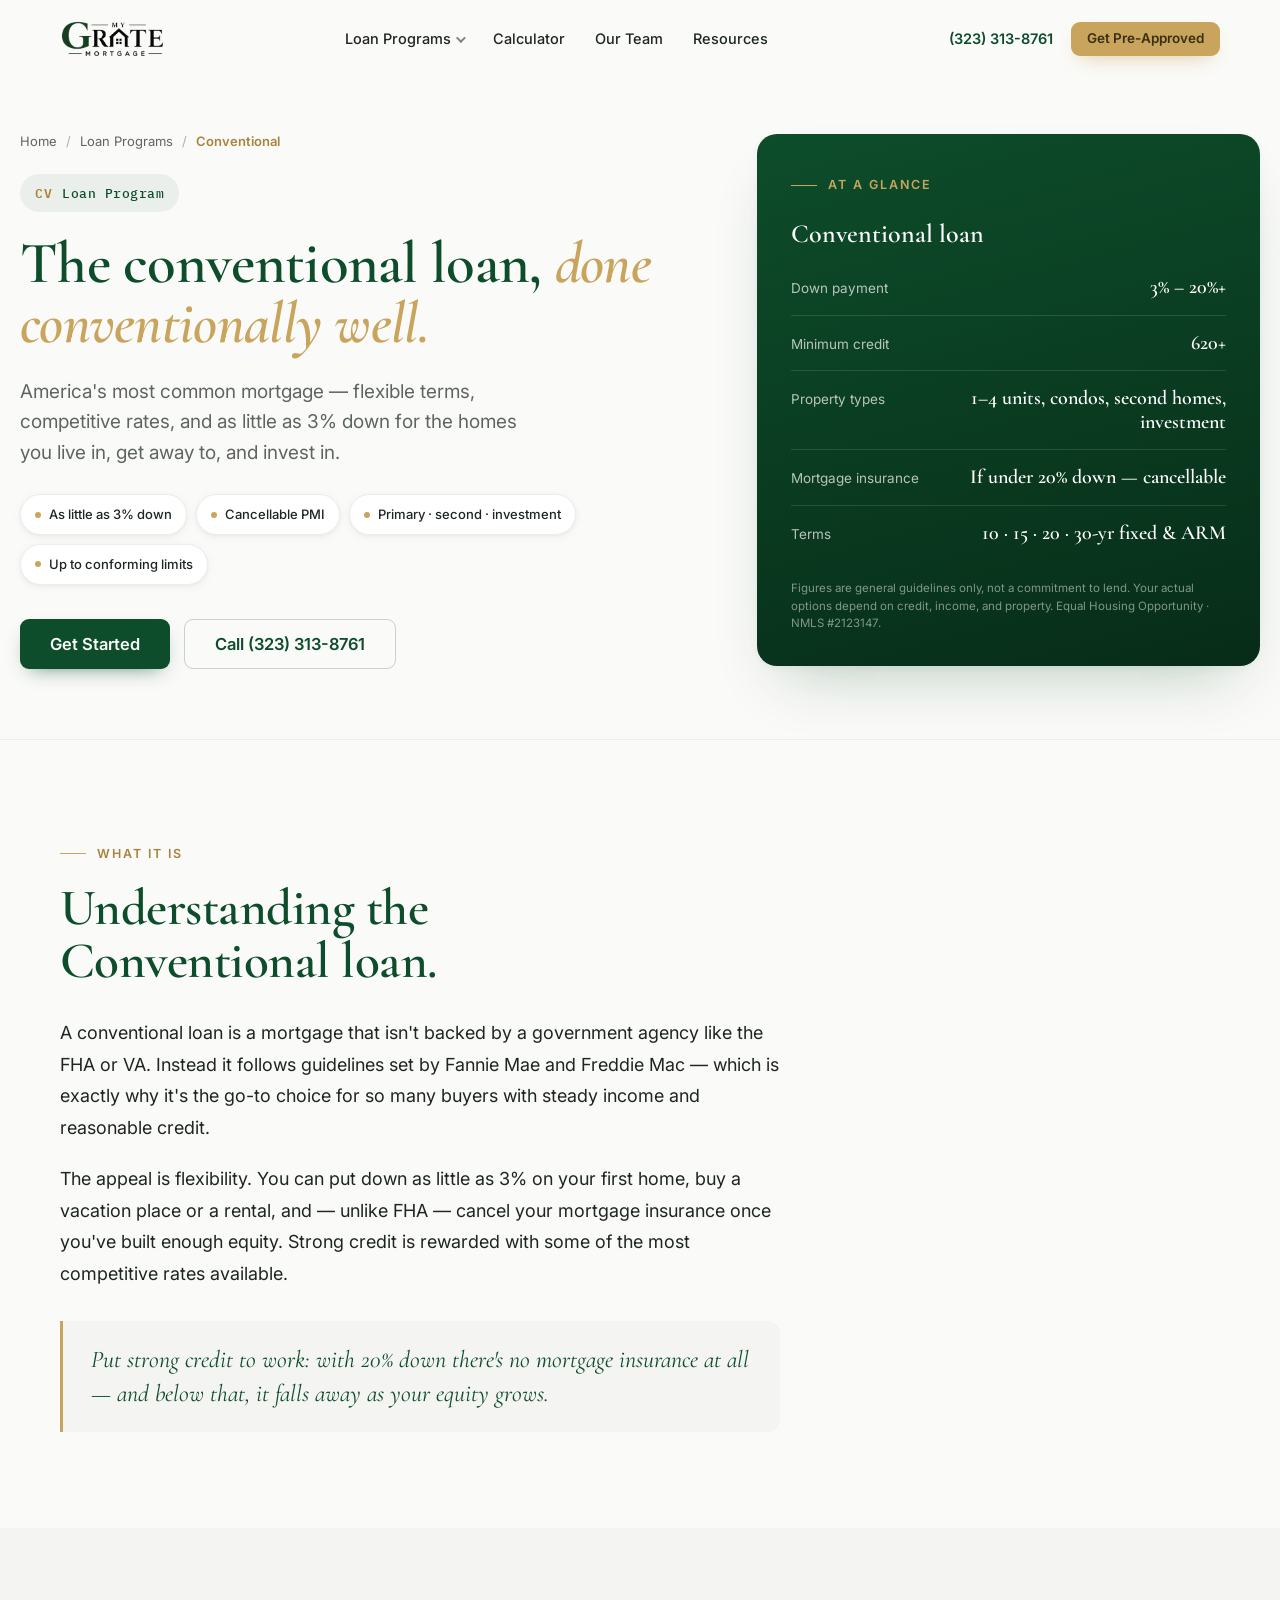
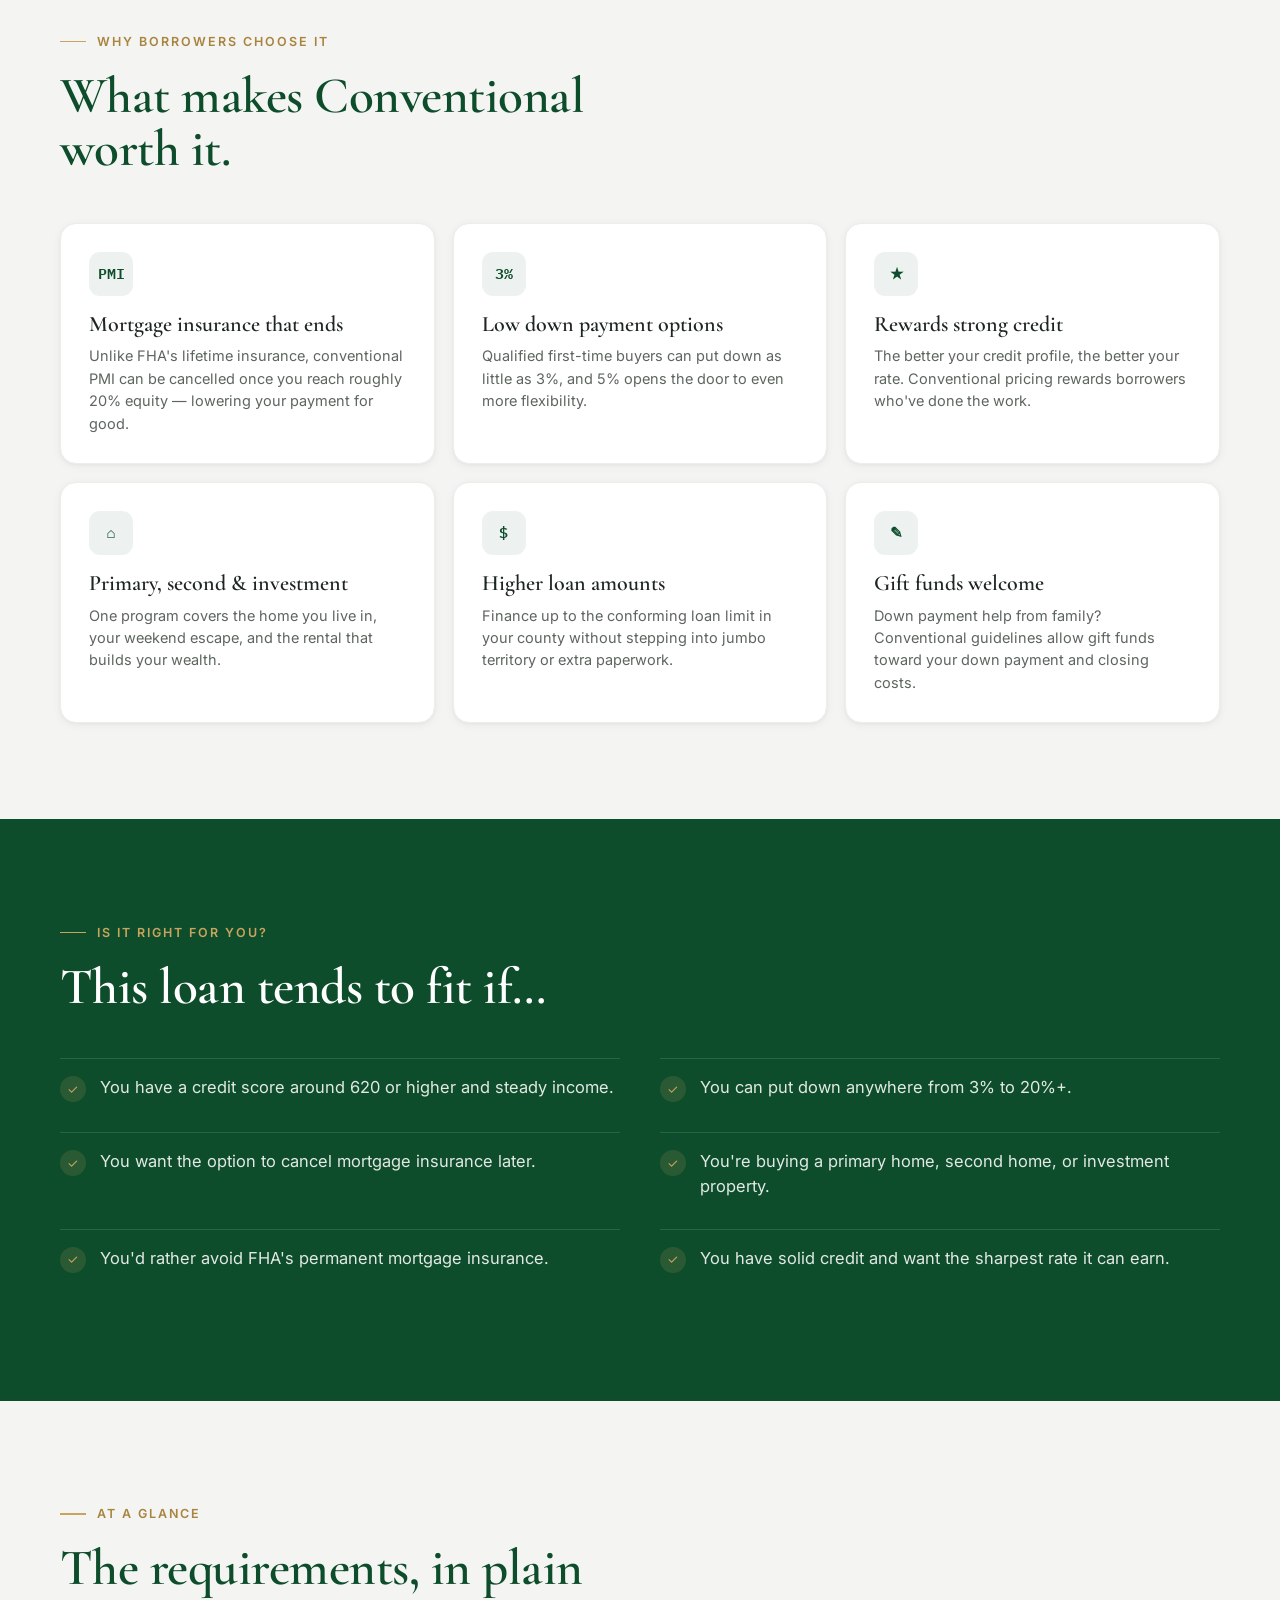
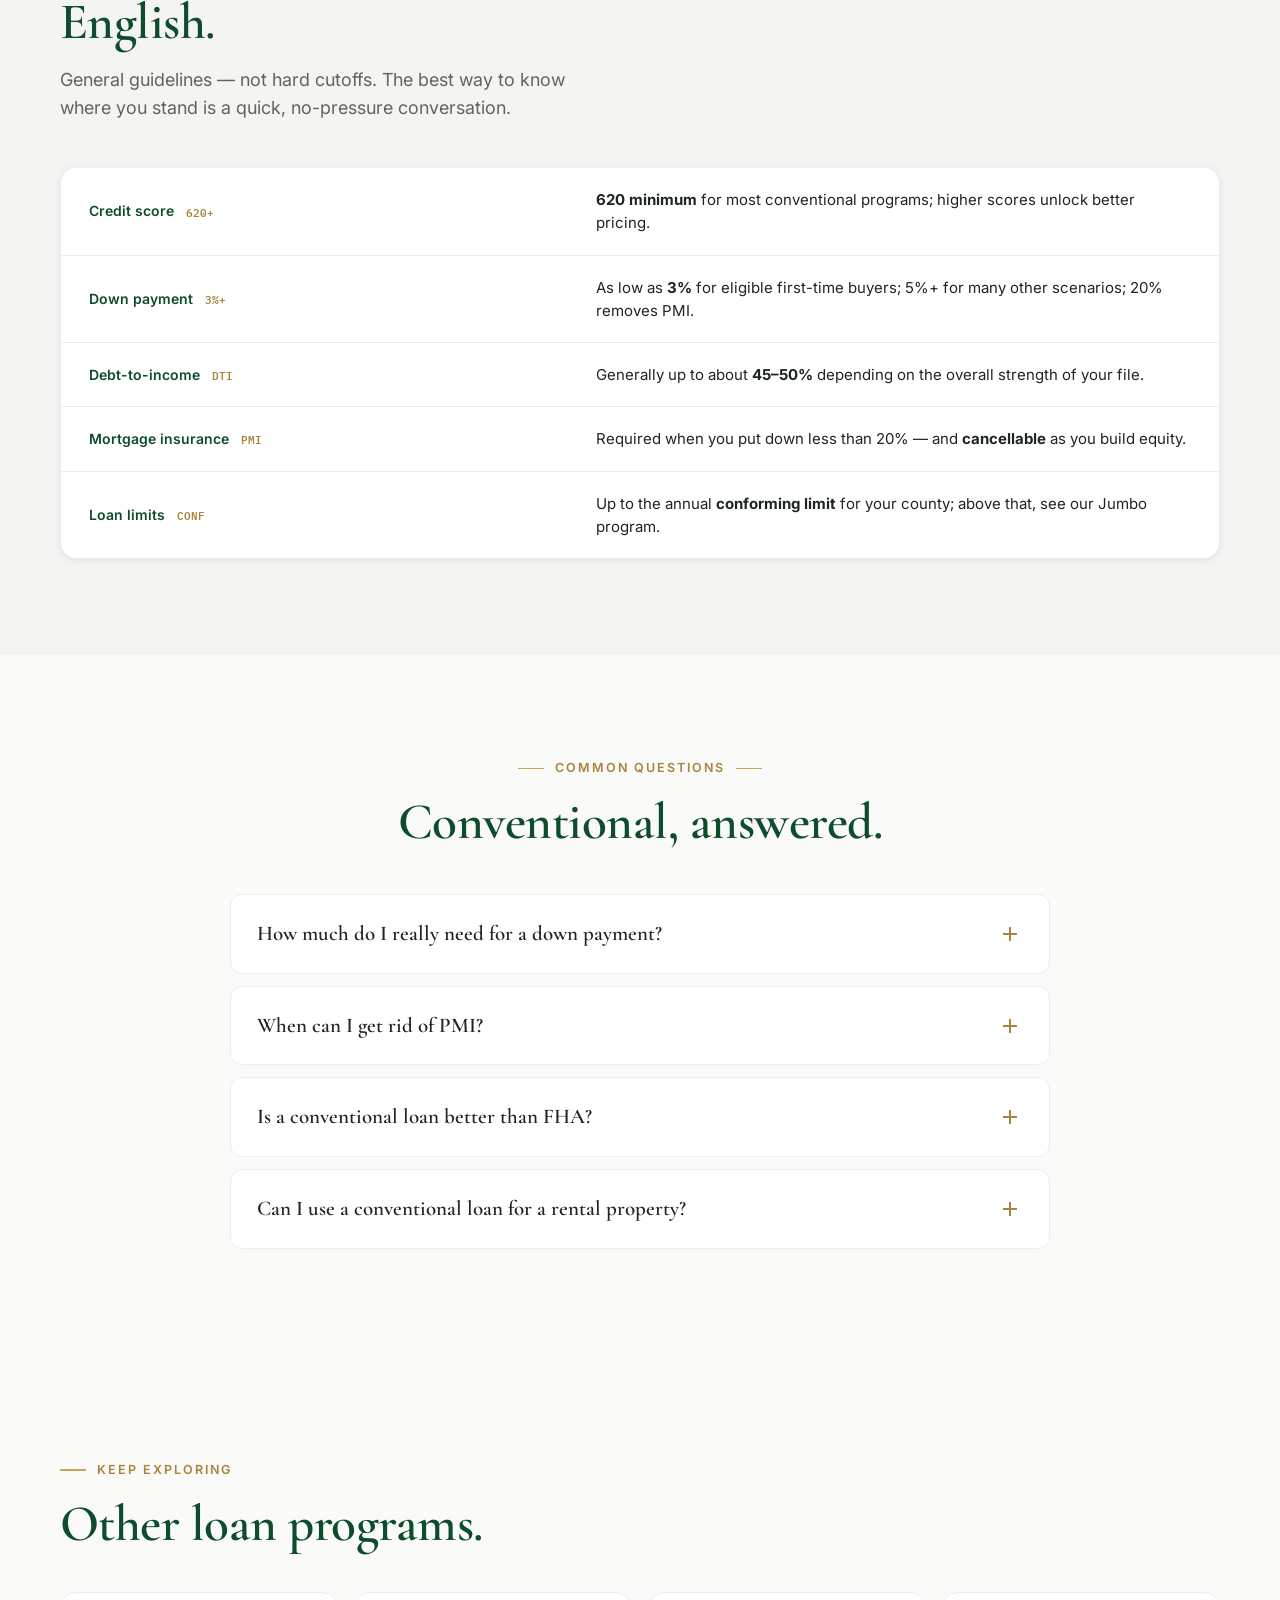
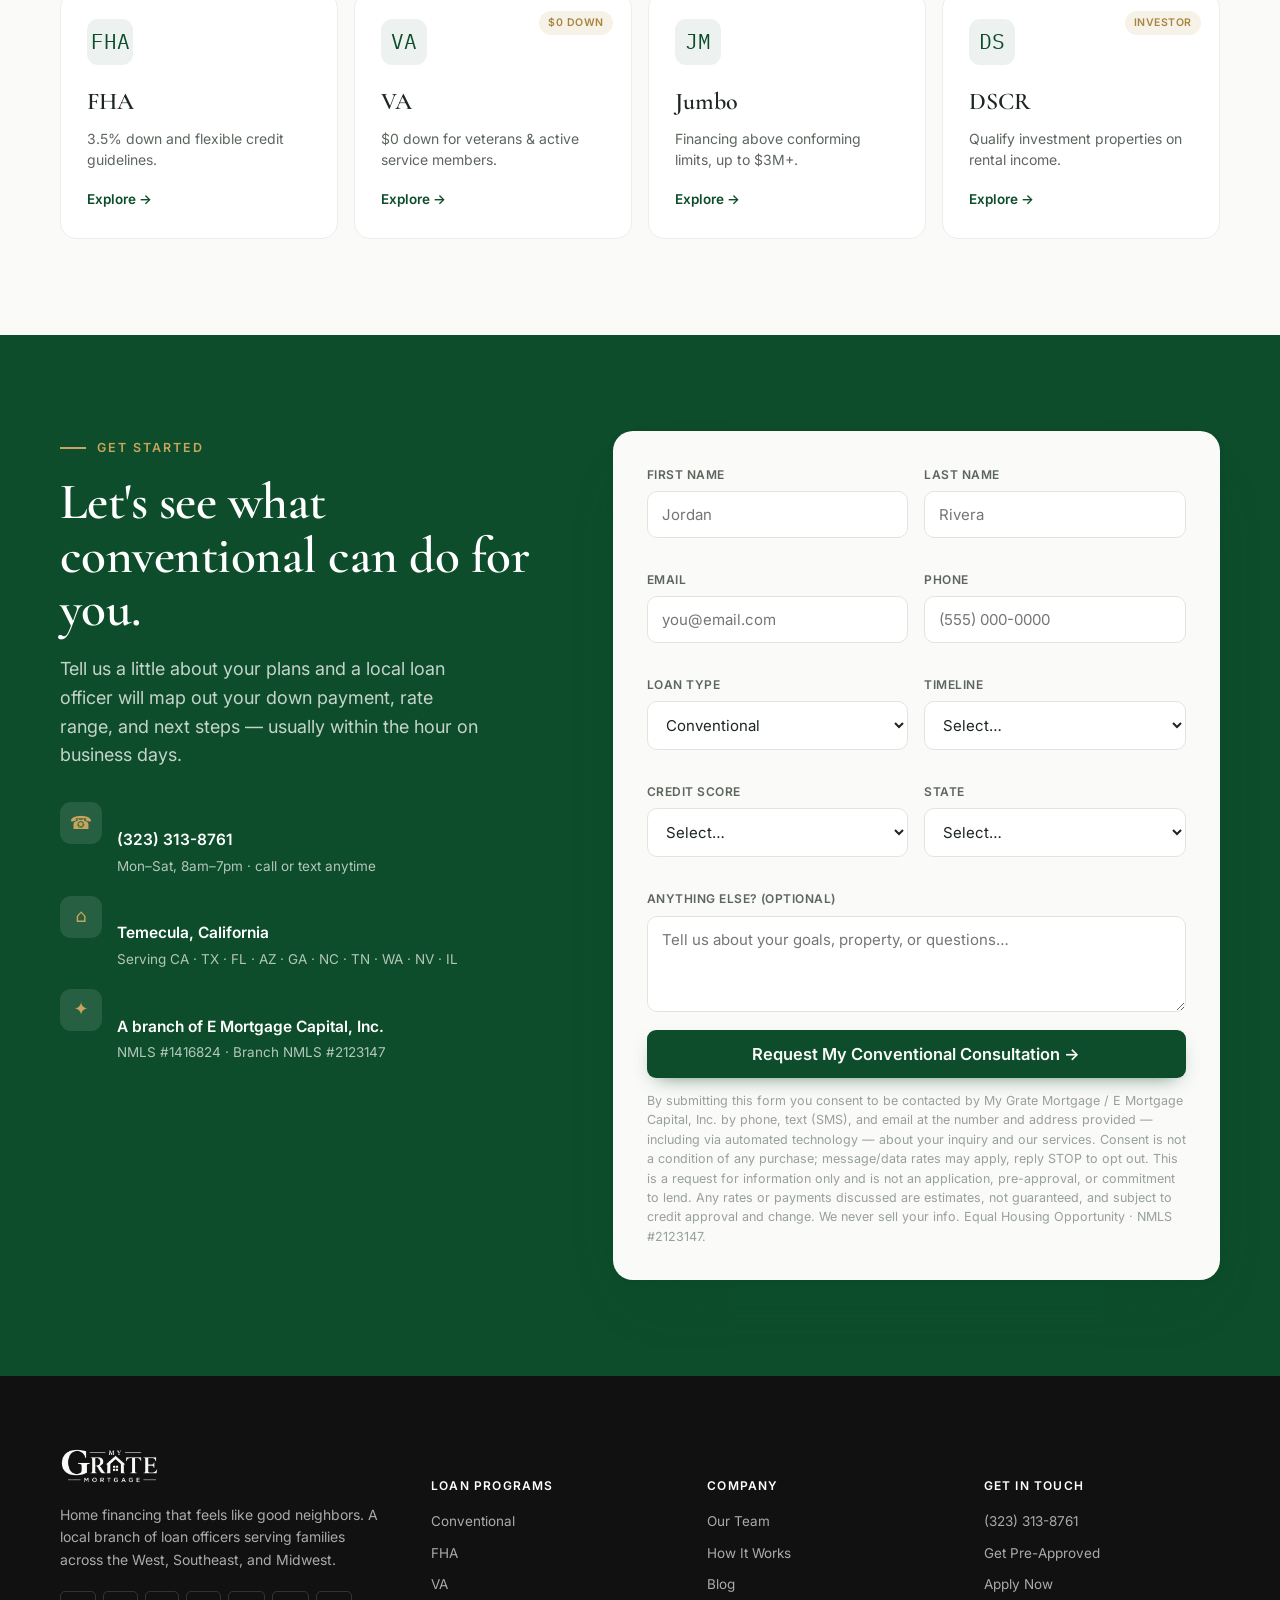
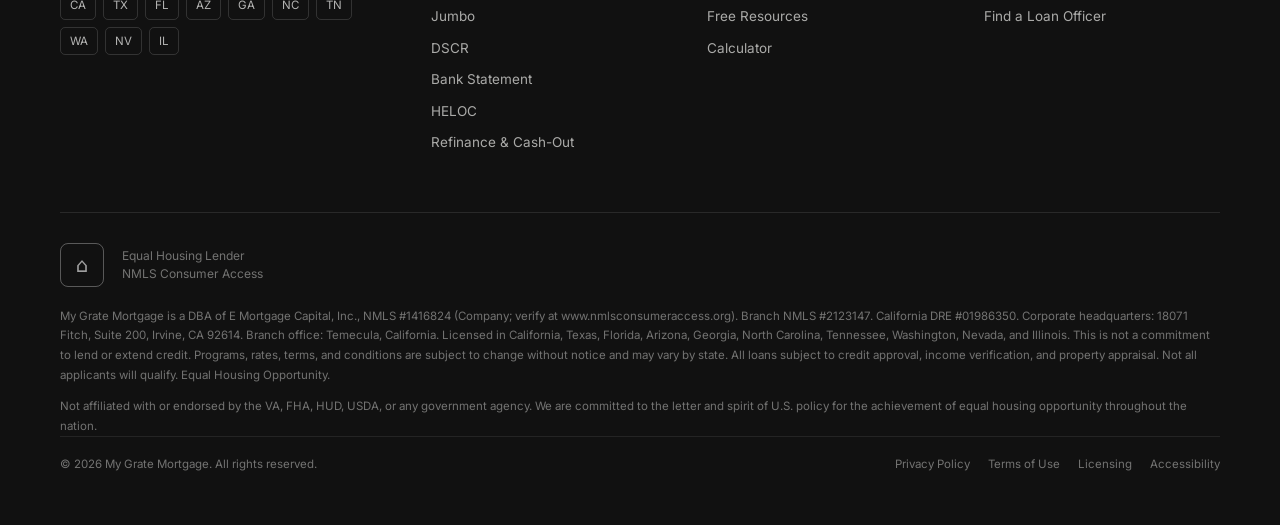
<file: programs/conventional.html>
<!DOCTYPE html>
<html lang="en">
<head>
<meta charset="UTF-8" />
<meta name="viewport" content="width=device-width, initial-scale=1.0" />
<title>Conventional Loans — My Grate Mortgage</title>
<meta name="description" content="Conventional home loans from My Grate Mortgage — as little as 3% down, cancellable PMI, for primary, second, and investment homes." />
<link rel="stylesheet" href="../styles.css" />
</head>
<body>

<nav class="nav">
  <div class="wrap nav-in">
    <a href="../index.html"><img class="nav-logo" src="../assets/logo.png" alt="My Grate Mortgage" /></a>
    <div class="nav-links">
      <div class="has-drop"><a href="../index.html#programs">Loan Programs <i class="caret"></i></a>
        <div class="dropdown">
          <a class="drop-item" href="conventional.html"><span class="drop-ic mono">CV</span><span><h5>Conventional</h5><p>Low down payments for primary, second & investment homes.</p></span></a>
          <a class="drop-item" href="fha.html"><span class="drop-ic mono">FHA</span><span><h5>FHA</h5><p>3.5% down and flexible credit guidelines.</p></span></a>
          <a class="drop-item" href="va.html"><span class="drop-ic mono">VA</span><span><h5>VA</h5><p>$0 down for veterans & active service members.</p></span></a>
          <a class="drop-item" href="jumbo.html"><span class="drop-ic mono">JM</span><span><h5>Jumbo</h5><p>Financing above conforming limits, up to $3M+.</p></span></a>
          <a class="drop-item" href="dscr.html"><span class="drop-ic mono">DS</span><span><h5>DSCR</h5><p>Qualify investment properties on rental income.</p></span></a>
          <a class="drop-item" href="bank-statement.html"><span class="drop-ic mono">BS</span><span><h5>Bank Statement</h5><p>For self-employed borrowers — no tax returns.</p></span></a>
          <a class="drop-item" href="heloc.html"><span class="drop-ic mono">HE</span><span><h5>HELOC</h5><p>Tap your equity with a flexible line of credit.</p></span></a>
          <a class="drop-item" href="refinance.html"><span class="drop-ic mono">RF</span><span><h5>Refinance & Cash-Out</h5><p>Lower your rate, shorten your term, or tap your equity.</p></span></a>
        </div>
      </div>
      <a href="../index.html#calculator">Calculator</a>
      <a href="../index.html#team">Our Team</a>
      <a href="../index.html#resources">Resources</a>
    </div>
    <div class="nav-right">
      <a class="nav-phone" href="tel:3233138761">(323) 313-8761</a>
      <a class="btn btn-gold btn-sm" href="#apply">Get Pre-Approved</a>
      <a class="btn btn-green btn-sm nav-mob" href="#apply">Apply</a>
    </div>
  </div>
</nav>

<header class="lp-hero" id="top">
  <div class="wrap lp-hero-grid">
    <div class="reveal">
      <div class="crumb"><a href="../index.html">Home</a><span class="sep">/</span><a href="../index.html#programs">Loan Programs</a><span class="sep">/</span><span class="cur">Conventional</span></div>
      <span class="lp-badge"><span class="code">CV</span> Loan Program</span>
      <h1>The conventional loan, <em>done conventionally well.</em></h1>
      <p class="lp-lead">America's most common mortgage — flexible terms, competitive rates, and as little as 3% down for the homes you live in, get away to, and invest in.</p>
      <div class="lp-chips"><span>As little as 3% down</span><span>Cancellable PMI</span><span>Primary · second · investment</span><span>Up to conforming limits</span></div>
      <div class="lp-hero-cta">
        <a class="btn btn-green btn-lg" href="#apply">Get Started</a>
        <a class="btn btn-ghost btn-lg" href="tel:3233138761">Call (323) 313-8761</a>
      </div>
    </div>
    <aside class="glance reveal">
      <span class="eyebrow">At a Glance</span>
      <h3>Conventional loan</h3>
      <div class="glance-rows">
        <div class="glance-row"><span class="k">Down payment</span><span class="v">3% – 20%+</span></div>
        <div class="glance-row"><span class="k">Minimum credit</span><span class="v">620+</span></div>
        <div class="glance-row"><span class="k">Property types</span><span class="v">1–4 units, condos, second homes, investment</span></div>
        <div class="glance-row"><span class="k">Mortgage insurance</span><span class="v">If under 20% down — cancellable</span></div>
        <div class="glance-row"><span class="k">Terms</span><span class="v">10 · 15 · 20 · 30-yr fixed & ARM</span></div>
      </div>
      <p class="glance-note">Figures are general guidelines only, not a commitment to lend. Your actual options depend on credit, income, and property. Equal Housing Opportunity · NMLS #2123147.</p>
    </aside>
  </div>
</header>

<section class="sec-pad">
  <div class="wrap">
    <div class="sec-head reveal">
      <span class="eyebrow">What It Is</span>
      <h2 class="s-title">Understanding the Conventional loan.</h2>
    </div>
    <div class="lp-prose reveal" style="margin-top:28px;">
      <p>A conventional loan is a mortgage that isn't backed by a government agency like the FHA or VA. Instead it follows guidelines set by Fannie Mae and Freddie Mac — which is exactly why it's the go-to choice for so many buyers with steady income and reasonable credit.</p>
      <p>The appeal is flexibility. You can put down as little as 3% on your first home, buy a vacation place or a rental, and — unlike FHA — cancel your mortgage insurance once you've built enough equity. Strong credit is rewarded with some of the most competitive rates available.</p>
    </div>
    <blockquote class="lp-pullquote reveal" style="margin-top:32px;max-width:720px;">Put strong credit to work: with 20% down there's no mortgage insurance at all — and below that, it falls away as your equity grows.</blockquote>
  </div>
</section>

<section class="programs sec-pad">
  <div class="wrap">
    <div class="sec-head reveal">
      <span class="eyebrow">Why Borrowers Choose It</span>
      <h2 class="s-title">What makes Conventional worth it.</h2>
    </div>
    <div class="ben-grid">
      <div class="ben-card reveal"><div class="ic">PMI</div><h3>Mortgage insurance that ends</h3><p>Unlike FHA's lifetime insurance, conventional PMI can be cancelled once you reach roughly 20% equity — lowering your payment for good.</p></div>
      <div class="ben-card reveal"><div class="ic">3%</div><h3>Low down payment options</h3><p>Qualified first-time buyers can put down as little as 3%, and 5% opens the door to even more flexibility.</p></div>
      <div class="ben-card reveal"><div class="ic">★</div><h3>Rewards strong credit</h3><p>The better your credit profile, the better your rate. Conventional pricing rewards borrowers who've done the work.</p></div>
      <div class="ben-card reveal"><div class="ic">⌂</div><h3>Primary, second & investment</h3><p>One program covers the home you live in, your weekend escape, and the rental that builds your wealth.</p></div>
      <div class="ben-card reveal"><div class="ic">$</div><h3>Higher loan amounts</h3><p>Finance up to the conforming loan limit in your county without stepping into jumbo territory or extra paperwork.</p></div>
      <div class="ben-card reveal"><div class="ic">✎</div><h3>Gift funds welcome</h3><p>Down payment help from family? Conventional guidelines allow gift funds toward your down payment and closing costs.</p></div>
    </div>
  </div>
</section>

<section class="forwho sec-pad">
  <div class="wrap">
    <div class="sec-head reveal">
      <span class="eyebrow" style="color:var(--gold);">Is It Right For You?</span>
      <h2 class="s-title">This loan tends to fit if…</h2>
    </div>
    <ul class="forwho-grid reveal">
      <li><span class="tick">✓</span><span>You have a credit score around 620 or higher and steady income.</span></li>
      <li><span class="tick">✓</span><span>You can put down anywhere from 3% to 20%+.</span></li>
      <li><span class="tick">✓</span><span>You want the option to cancel mortgage insurance later.</span></li>
      <li><span class="tick">✓</span><span>You're buying a primary home, second home, or investment property.</span></li>
      <li><span class="tick">✓</span><span>You'd rather avoid FHA's permanent mortgage insurance.</span></li>
      <li><span class="tick">✓</span><span>You have solid credit and want the sharpest rate it can earn.</span></li>
    </ul>
  </div>
</section>

<section class="req-wrap sec-pad">
  <div class="wrap">
    <div class="sec-head reveal">
      <span class="eyebrow">At a Glance</span>
      <h2 class="s-title">The requirements, in plain English.</h2>
      <p class="s-sub" style="margin-top:16px;">General guidelines — not hard cutoffs. The best way to know where you stand is a quick, no-pressure conversation.</p>
    </div>
    <div class="req-table reveal">
      <div class="rrow"><div class="rk">Credit score <span class="mono">620+</span></div><div class="rv"><strong>620 minimum</strong> for most conventional programs; higher scores unlock better pricing.</div></div>
      <div class="rrow"><div class="rk">Down payment <span class="mono">3%+</span></div><div class="rv">As low as <strong>3%</strong> for eligible first-time buyers; 5%+ for many other scenarios; 20% removes PMI.</div></div>
      <div class="rrow"><div class="rk">Debt-to-income <span class="mono">DTI</span></div><div class="rv">Generally up to about <strong>45–50%</strong> depending on the overall strength of your file.</div></div>
      <div class="rrow"><div class="rk">Mortgage insurance <span class="mono">PMI</span></div><div class="rv">Required when you put down less than 20% — and <strong>cancellable</strong> as you build equity.</div></div>
      <div class="rrow"><div class="rk">Loan limits <span class="mono">CONF</span></div><div class="rv">Up to the annual <strong>conforming limit</strong> for your county; above that, see our Jumbo program.</div></div>
    </div>
  </div>
</section>

<section class="sec-pad">
  <div class="wrap">
    <div class="sec-head reveal" style="margin:0 auto;text-align:center;">
      <span class="eyebrow center">Common Questions</span>
      <h2 class="s-title">Conventional, answered.</h2>
    </div>
    <div class="faq reveal">
      <details><summary>How much do I really need for a down payment?<span class="pm"></span></summary><p>For a primary residence, qualified first-time buyers may put down as little as 3%. Many buyers choose 5–20%. Putting 20% down removes mortgage insurance entirely, but it isn't required to get approved.</p></details>
      <details><summary>When can I get rid of PMI?<span class="pm"></span></summary><p>Conventional mortgage insurance can typically be cancelled once your loan balance reaches about 80% of the home's value, and it automatically terminates at 78% under federal rules. That's a key advantage over FHA loans.</p></details>
      <details><summary>Is a conventional loan better than FHA?<span class="pm"></span></summary><p>It depends on your credit and down payment. Conventional often wins for borrowers with stronger credit because the mortgage insurance is cancellable and pricing rewards good credit. FHA can be better with lower scores. We'll compare both for you.</p></details>
      <details><summary>Can I use a conventional loan for a rental property?<span class="pm"></span></summary><p>Yes. Conventional financing is available for investment properties and second homes, usually with a higher down payment than a primary residence. It's one of the most flexible programs for building a portfolio.</p></details>
    </div>
  </div>
</section>

<section class="related sec-pad">
  <div class="wrap">
    <div class="sec-head reveal">
      <span class="eyebrow">Keep Exploring</span>
      <h2 class="s-title">Other loan programs.</h2>
    </div>
    <div class="rel-grid">
      <a class="prog-card reveal" href="fha.html"><div class="bar"></div><div class="ic mono">FHA</div><h3>FHA</h3><p>3.5% down and flexible credit guidelines.</p><span class="lnk">Explore →</span></a>
      <a class="prog-card reveal" href="va.html"><div class="bar"></div><span class="tag">$0 Down</span><div class="ic mono">VA</div><h3>VA</h3><p>$0 down for veterans & active service members.</p><span class="lnk">Explore →</span></a>
      <a class="prog-card reveal" href="jumbo.html"><div class="bar"></div><div class="ic mono">JM</div><h3>Jumbo</h3><p>Financing above conforming limits, up to $3M+.</p><span class="lnk">Explore →</span></a>
      <a class="prog-card reveal" href="dscr.html"><div class="bar"></div><span class="tag">Investor</span><div class="ic mono">DS</div><h3>DSCR</h3><p>Qualify investment properties on rental income.</p><span class="lnk">Explore →</span></a>
    </div>
  </div>
</section>

<section class="contact sec-pad" id="apply">
  <div class="wrap contact-grid">
    <div class="reveal">
      <span class="eyebrow" style="color:var(--gold);">Get Started</span>
      <h2 class="s-title">Let's see what conventional can do for you.</h2>
      <p class="contact-lead">Tell us a little about your plans and a local loan officer will map out your down payment, rate range, and next steps — usually within the hour on business days.</p>
      <div class="contact-feat">
        <div class="it"><span class="ic">☎</span><div><h5>(323) 313-8761</h5><p>Mon–Sat, 8am–7pm · call or text anytime</p></div></div>
        <div class="it"><span class="ic">⌂</span><div><h5>Temecula, California</h5><p>Serving CA · TX · FL · AZ · GA · NC · TN · WA · NV · IL</p></div></div>
        <div class="it"><span class="ic">✦</span><div><h5>A branch of E Mortgage Capital, Inc.</h5><p>NMLS #1416824 · Branch NMLS #2123147</p></div></div>
      </div>
    </div>
    <form class="contact-form reveal" data-validate data-success="Thanks! Your loan officer will be in touch shortly.">
      <div class="grid2">
        <div class="field"><label>First Name</label><input required type="text" placeholder="Jordan" /><span class="msg">Required</span></div>
        <div class="field"><label>Last Name</label><input required type="text" placeholder="Rivera" /><span class="msg">Required</span></div>
      </div>
      <div class="grid2">
        <div class="field"><label>Email</label><input required type="email" placeholder="you@email.com" /><span class="msg">Enter a valid email</span></div>
        <div class="field"><label>Phone</label><input required type="tel" placeholder="(555) 000-0000" /><span class="msg">Enter a valid phone</span></div>
      </div>
      <div class="grid2">
        <div class="field"><label>Loan Type</label><select><option selected>Conventional</option><option>FHA</option><option>VA</option><option>Jumbo</option><option>DSCR (Investor)</option><option>Bank Statement</option><option>HELOC</option><option>Refinance / Cash-Out</option><option>Not sure yet</option></select></div>
        <div class="field"><label>Timeline</label><select><option value="">Select…</option><option>As soon as possible</option><option>1–3 months</option><option>3–6 months</option><option>Just researching</option></select></div>
      </div>
      <div class="grid2">
        <div class="field"><label>Credit Score</label><select><option value="">Select…</option><option>740 or higher</option><option>700–739</option><option>660–699</option><option>620–659</option><option>Below 620</option><option>Not sure</option></select></div>
        <div class="field"><label>State</label><select><option value="">Select…</option><option>California</option><option>Texas</option><option>Florida</option><option>Arizona</option><option>Georgia</option><option>North Carolina</option><option>Tennessee</option><option>Washington</option><option>Nevada</option><option>Illinois</option></select></div>
      </div>
      <div class="field" style="margin-bottom:18px;"><label>Anything else? (optional)</label><textarea placeholder="Tell us about your goals, property, or questions…"></textarea></div>
      <button type="submit" class="btn btn-green" style="width:100%;padding:16px;font-size:16.5px;">Request My Conventional Consultation →</button>
      <p class="fineprint" style="color:#97a09a;text-align:left;line-height:1.55;">By submitting this form you consent to be contacted by My Grate Mortgage / E Mortgage Capital, Inc. by phone, text (SMS), and email at the number and address provided — including via automated technology — about your inquiry and our services. Consent is not a condition of any purchase; message/data rates may apply, reply STOP to opt out. This is a request for information only and is not an application, pre-approval, or commitment to lend. Any rates or payments discussed are estimates, not guaranteed, and subject to credit approval and change. We never sell your info. Equal Housing Opportunity · NMLS #2123147.</p>
    </form>
  </div>
</section>

<footer class="footer">
  <div class="wrap">
    <div class="foot-top">
      <div>
        <img class="foot-logo" src="../assets/logo-white.png" alt="My Grate Mortgage" />
        <p class="foot-about">Home financing that feels like good neighbors. A local branch of loan officers serving families across the West, Southeast, and Midwest.</p>
        <div class="foot-states">
          <span>CA</span><span>TX</span><span>FL</span><span>AZ</span><span>GA</span><span>NC</span><span>TN</span><span>WA</span><span>NV</span><span>IL</span>
        </div>
      </div>
      <div class="foot-col">
        <h6>Loan Programs</h6>
        <a href="conventional.html">Conventional</a><a href="fha.html">FHA</a><a href="va.html">VA</a><a href="jumbo.html">Jumbo</a><a href="dscr.html">DSCR</a><a href="bank-statement.html">Bank Statement</a><a href="heloc.html">HELOC</a><a href="refinance.html">Refinance & Cash-Out</a>
      </div>
      <div class="foot-col">
        <h6>Company</h6>
        <a href="../index.html#team">Our Team</a><a href="../index.html#process">How It Works</a><a href="../index.html#blog">Blog</a><a href="../index.html#resources">Free Resources</a><a href="../index.html#calculator">Calculator</a>
      </div>
      <div class="foot-col">
        <h6>Get In Touch</h6>
        <a href="tel:3233138761">(323) 313-8761</a><a href="#apply">Get Pre-Approved</a><a href="#apply">Apply Now</a><a href="../index.html#team">Find a Loan Officer</a>
      </div>
    </div>
    <div class="foot-legal">
      <div class="badges">
        <div class="eho" title="Equal Housing Lender">⌂</div>
        <div style="font-size:12px;line-height:1.5;">Equal Housing Lender<br/>NMLS Consumer Access</div>
      </div>
      <p>My Grate Mortgage is a DBA of E Mortgage Capital, Inc., NMLS #1416824 (Company; verify at www.nmlsconsumeraccess.org). Branch NMLS #2123147. California DRE #01986350. Corporate headquarters: 18071 Fitch, Suite 200, Irvine, CA 92614. Branch office: Temecula, California. Licensed in California, Texas, Florida, Arizona, Georgia, North Carolina, Tennessee, Washington, Nevada, and Illinois. This is not a commitment to lend or extend credit. Programs, rates, terms, and conditions are subject to change without notice and may vary by state. All loans subject to credit approval, income verification, and property appraisal. Not all applicants will qualify. Equal Housing Opportunity.</p>
      <p style="margin-top:12px;">Not affiliated with or endorsed by the VA, FHA, HUD, USDA, or any government agency. We are committed to the letter and spirit of U.S. policy for the achievement of equal housing opportunity throughout the nation.</p>
      <div class="foot-bottom">
        <span>© 2026 My Grate Mortgage. All rights reserved.</span>
        <span style="display:flex;gap:18px;"><a href="#" data-legal="privacy">Privacy Policy</a><a href="#" data-legal="terms">Terms of Use</a><a href="#" data-legal="licensing">Licensing</a><a href="#" data-legal="accessibility">Accessibility</a></span>
      </div>
    </div>
  </div>
</footer>

<div class="modal-bg" id="legal-modal">
  <div class="modal modal-legal">
    <button class="x" data-close-legal aria-label="Close">×</button>
    <div id="legal-content"></div>
  </div>
</div>

<script src="../app.js"></script>

<template id="__bundler_thumbnail">
  <svg viewBox="0 0 100 100" xmlns="http://www.w3.org/2000/svg">
    <rect width="100" height="100" fill="#0D4D2B"/>
    <path d="M50 26 L72 44 V72 H28 V44 Z" fill="none" stroke="#C8A45D" stroke-width="3.2" stroke-linejoin="round"/>
    <text x="50" y="60" font-family="'IBM Plex Mono',monospace" font-size="15" font-weight="700" fill="#FAFAF8" text-anchor="middle">CV</text>
  </svg>
</template>
</body>
</html>
</file>
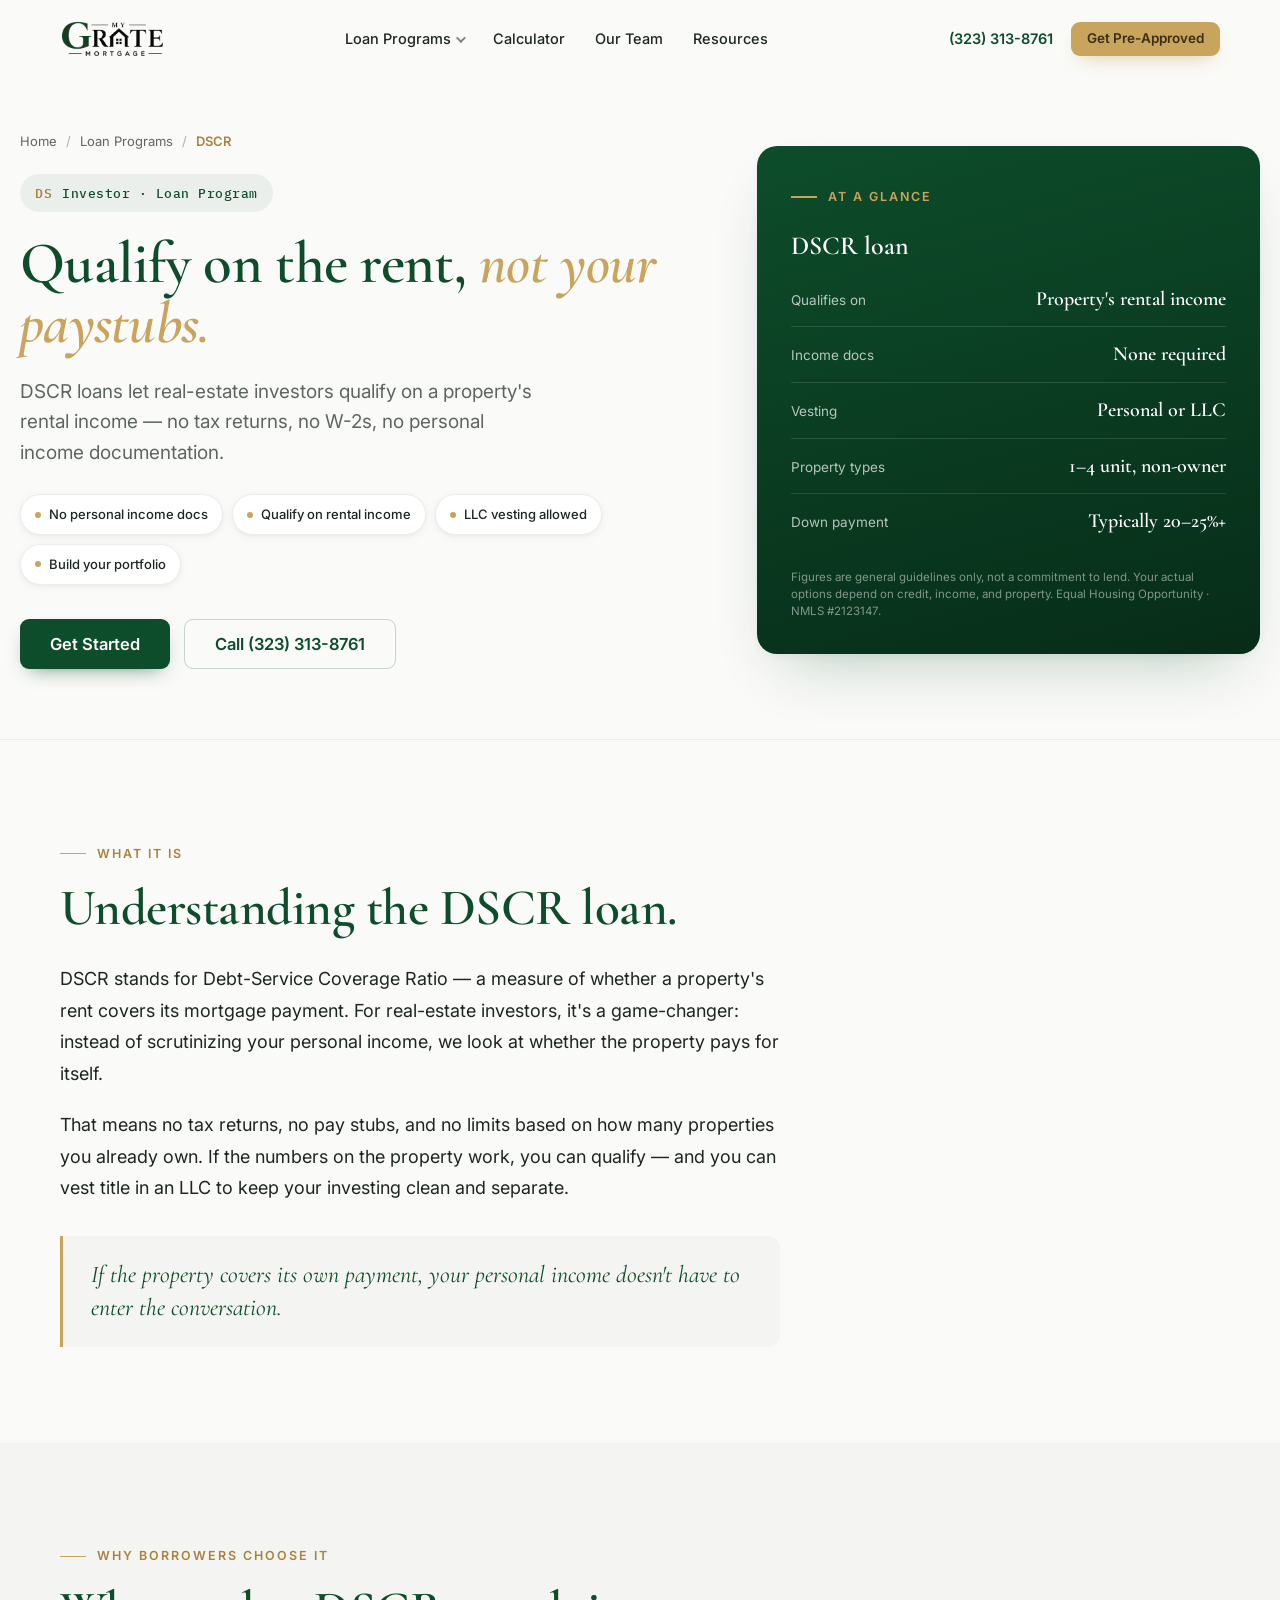
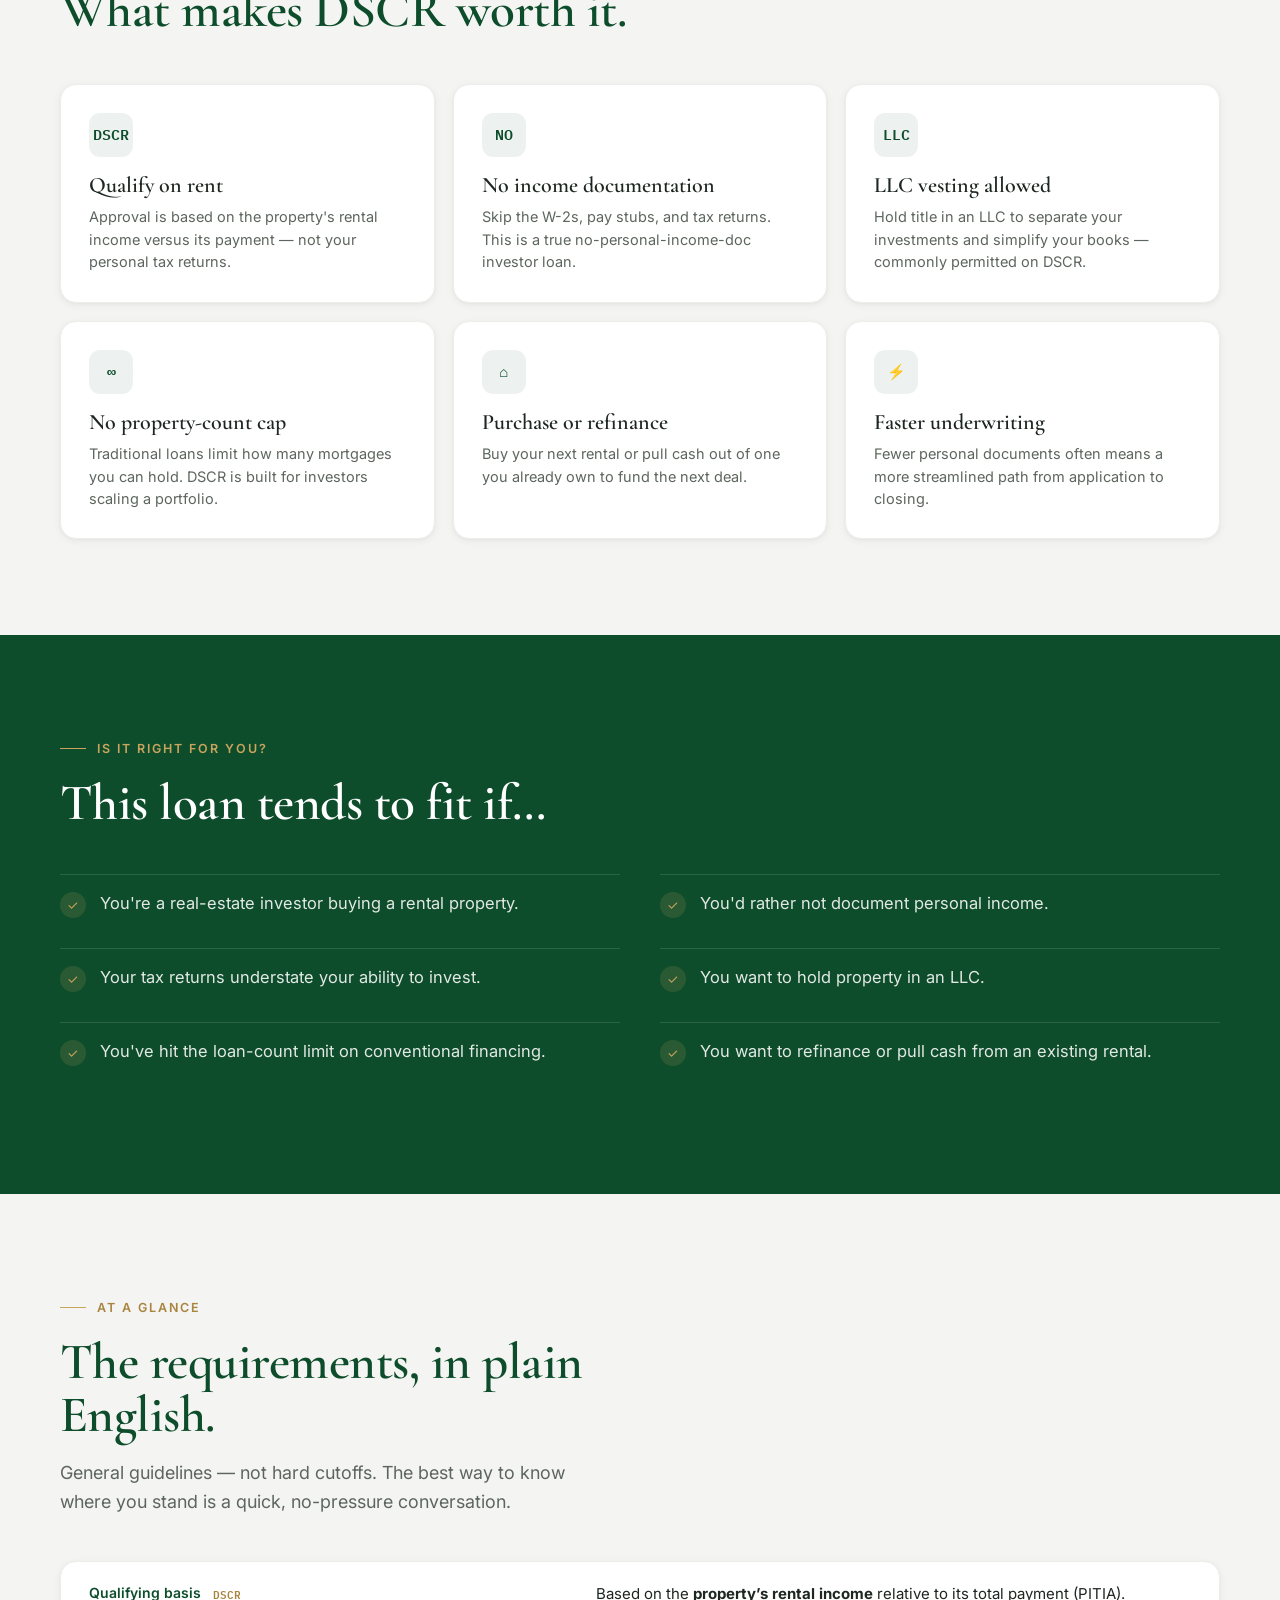
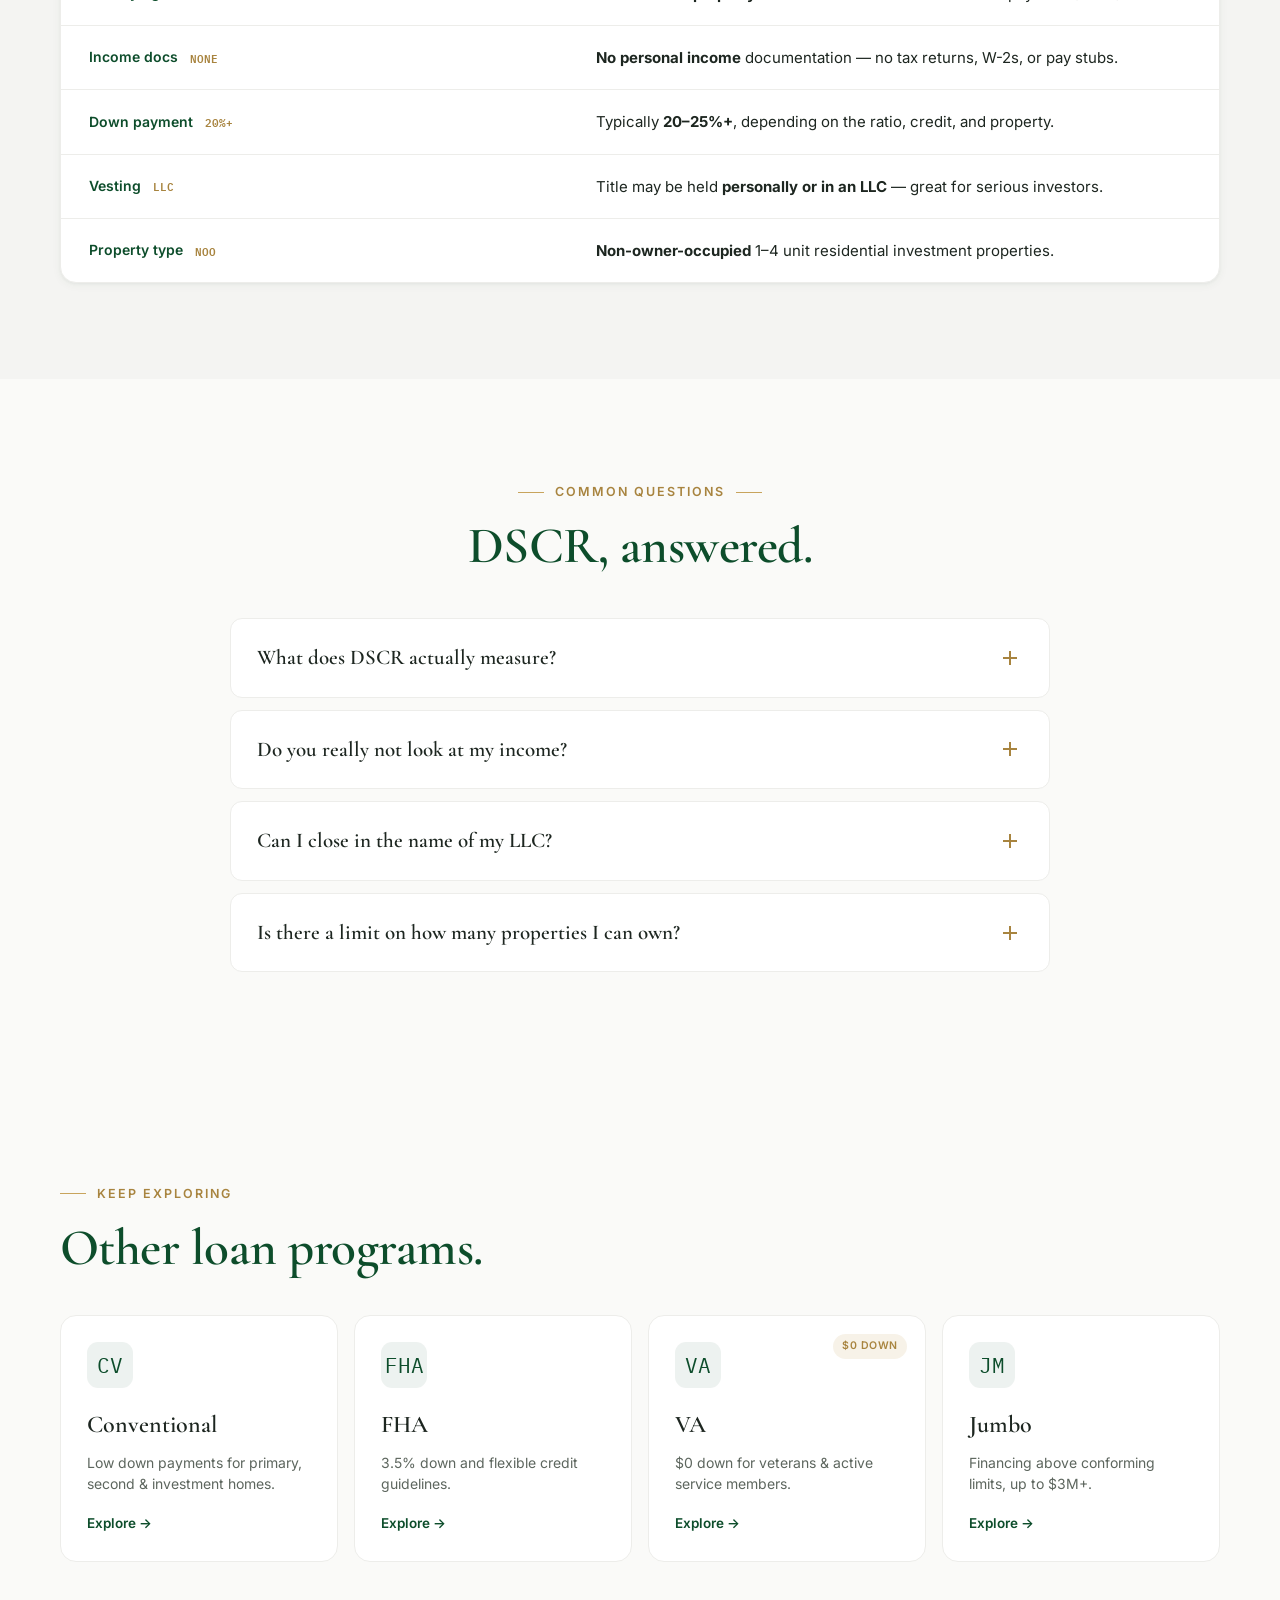
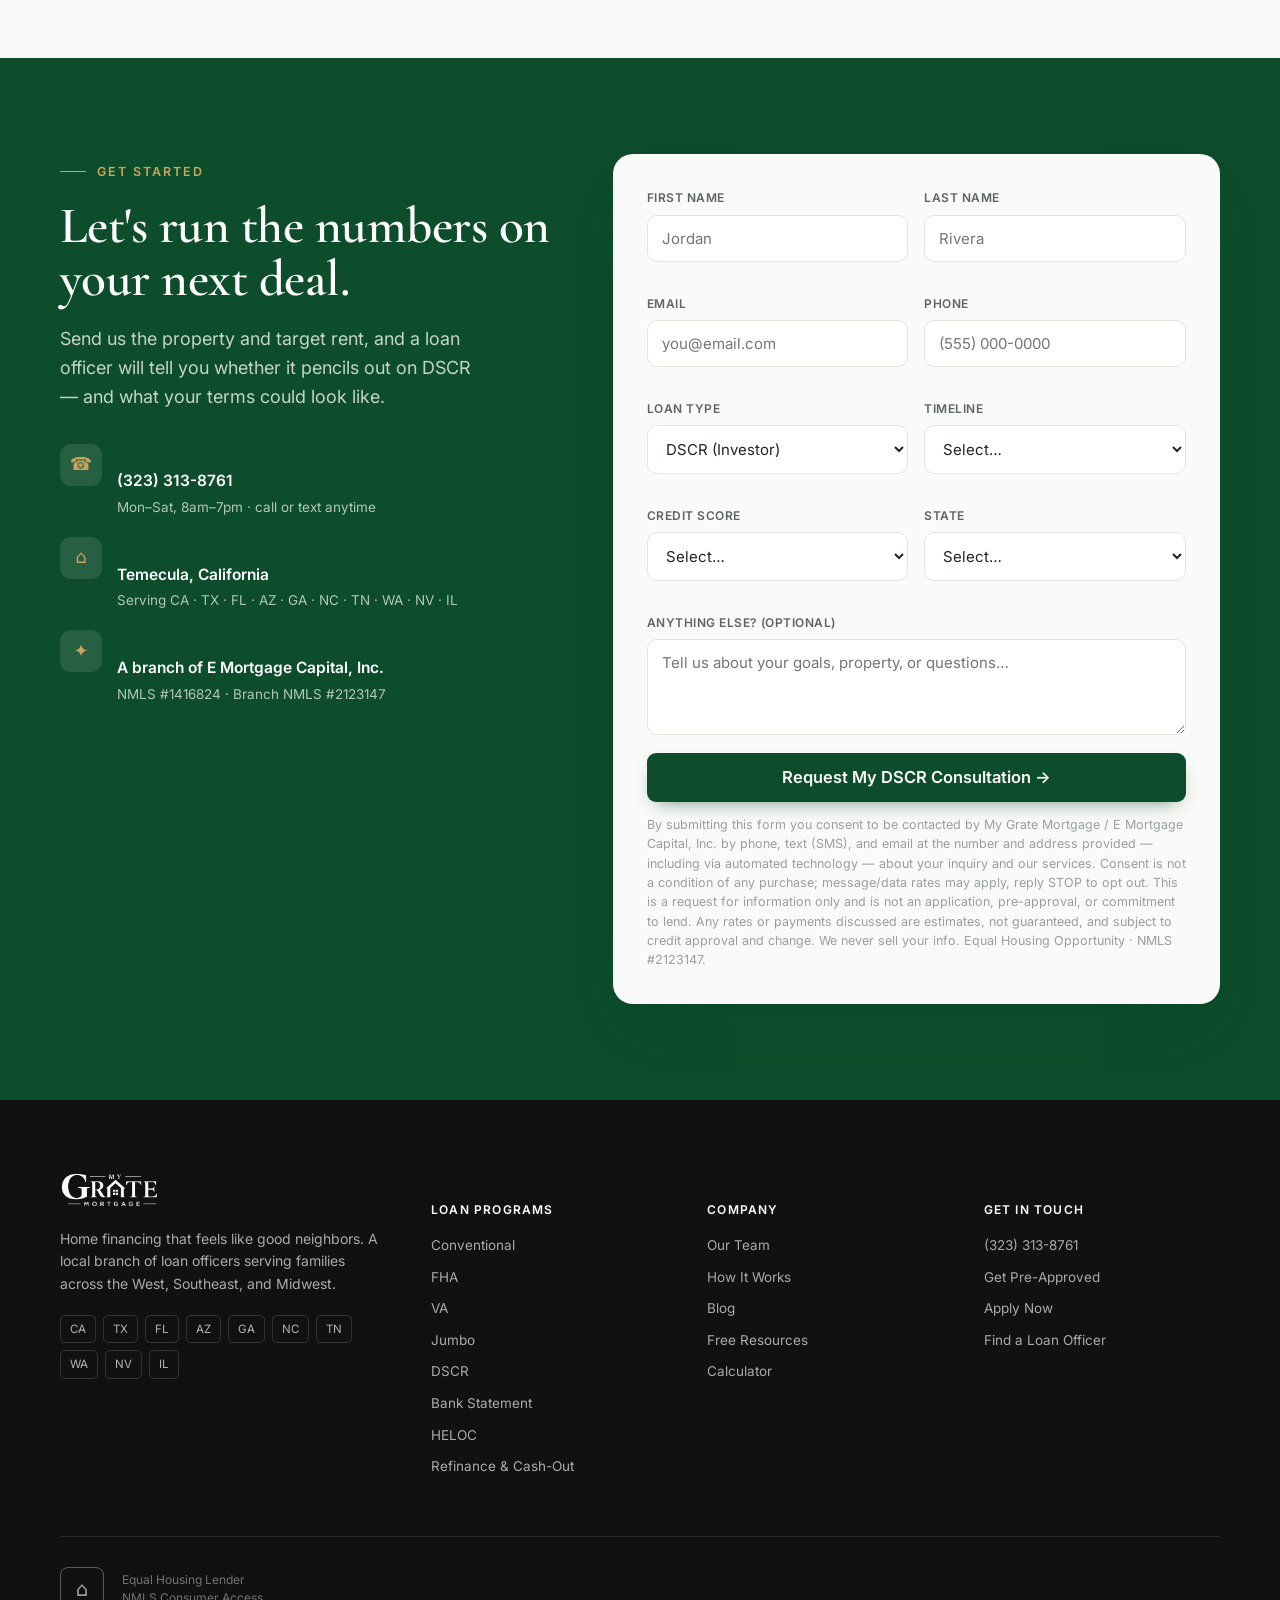
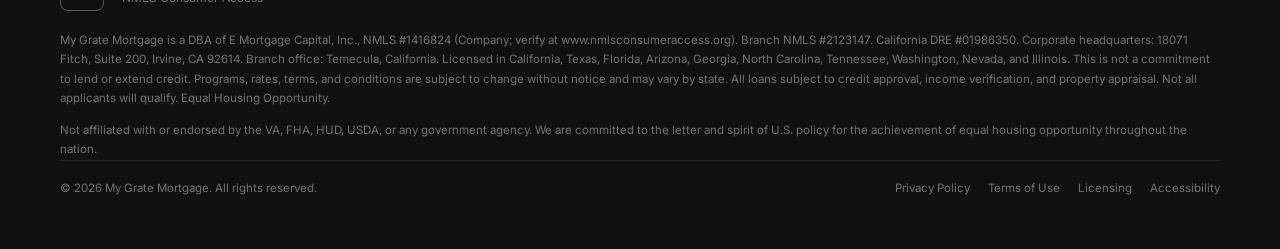
<file: programs/dscr.html>
<!DOCTYPE html>
<html lang="en">
<head>
<meta charset="UTF-8" />
<meta name="viewport" content="width=device-width, initial-scale=1.0" />
<title>DSCR Loans — My Grate Mortgage</title>
<meta name="description" content="DSCR investor loans from My Grate Mortgage — qualify on a rental property’s income with no personal income documentation. LLC vesting allowed." />
<link rel="stylesheet" href="../styles.css" />
</head>
<body>

<nav class="nav">
  <div class="wrap nav-in">
    <a href="../index.html"><img class="nav-logo" src="../assets/logo.png" alt="My Grate Mortgage" /></a>
    <div class="nav-links">
      <div class="has-drop"><a href="../index.html#programs">Loan Programs <i class="caret"></i></a>
        <div class="dropdown">
          <a class="drop-item" href="conventional.html"><span class="drop-ic mono">CV</span><span><h5>Conventional</h5><p>Low down payments for primary, second & investment homes.</p></span></a>
          <a class="drop-item" href="fha.html"><span class="drop-ic mono">FHA</span><span><h5>FHA</h5><p>3.5% down and flexible credit guidelines.</p></span></a>
          <a class="drop-item" href="va.html"><span class="drop-ic mono">VA</span><span><h5>VA</h5><p>$0 down for veterans & active service members.</p></span></a>
          <a class="drop-item" href="jumbo.html"><span class="drop-ic mono">JM</span><span><h5>Jumbo</h5><p>Financing above conforming limits, up to $3M+.</p></span></a>
          <a class="drop-item" href="dscr.html"><span class="drop-ic mono">DS</span><span><h5>DSCR</h5><p>Qualify investment properties on rental income.</p></span></a>
          <a class="drop-item" href="bank-statement.html"><span class="drop-ic mono">BS</span><span><h5>Bank Statement</h5><p>For self-employed borrowers — no tax returns.</p></span></a>
          <a class="drop-item" href="heloc.html"><span class="drop-ic mono">HE</span><span><h5>HELOC</h5><p>Tap your equity with a flexible line of credit.</p></span></a>
          <a class="drop-item" href="refinance.html"><span class="drop-ic mono">RF</span><span><h5>Refinance & Cash-Out</h5><p>Lower your rate, shorten your term, or tap your equity.</p></span></a>
        </div>
      </div>
      <a href="../index.html#calculator">Calculator</a>
      <a href="../index.html#team">Our Team</a>
      <a href="../index.html#resources">Resources</a>
    </div>
    <div class="nav-right">
      <a class="nav-phone" href="tel:3233138761">(323) 313-8761</a>
      <a class="btn btn-gold btn-sm" href="#apply">Get Pre-Approved</a>
      <a class="btn btn-green btn-sm nav-mob" href="#apply">Apply</a>
    </div>
  </div>
</nav>

<header class="lp-hero" id="top">
  <div class="wrap lp-hero-grid">
    <div class="reveal">
      <div class="crumb"><a href="../index.html">Home</a><span class="sep">/</span><a href="../index.html#programs">Loan Programs</a><span class="sep">/</span><span class="cur">DSCR</span></div>
      <span class="lp-badge"><span class="code">DS</span> Investor · Loan Program</span>
      <h1>Qualify on the rent, <em>not your paystubs.</em></h1>
      <p class="lp-lead">DSCR loans let real-estate investors qualify on a property's rental income — no tax returns, no W-2s, no personal income documentation.</p>
      <div class="lp-chips"><span>No personal income docs</span><span>Qualify on rental income</span><span>LLC vesting allowed</span><span>Build your portfolio</span></div>
      <div class="lp-hero-cta">
        <a class="btn btn-green btn-lg" href="#apply">Get Started</a>
        <a class="btn btn-ghost btn-lg" href="tel:3233138761">Call (323) 313-8761</a>
      </div>
    </div>
    <aside class="glance reveal">
      <span class="eyebrow">At a Glance</span>
      <h3>DSCR loan</h3>
      <div class="glance-rows">
        <div class="glance-row"><span class="k">Qualifies on</span><span class="v">Property's rental income</span></div>
        <div class="glance-row"><span class="k">Income docs</span><span class="v">None required</span></div>
        <div class="glance-row"><span class="k">Vesting</span><span class="v">Personal or LLC</span></div>
        <div class="glance-row"><span class="k">Property types</span><span class="v">1–4 unit, non-owner</span></div>
        <div class="glance-row"><span class="k">Down payment</span><span class="v">Typically 20–25%+</span></div>
      </div>
      <p class="glance-note">Figures are general guidelines only, not a commitment to lend. Your actual options depend on credit, income, and property. Equal Housing Opportunity · NMLS #2123147.</p>
    </aside>
  </div>
</header>

<section class="sec-pad">
  <div class="wrap">
    <div class="sec-head reveal">
      <span class="eyebrow">What It Is</span>
      <h2 class="s-title">Understanding the DSCR loan.</h2>
    </div>
    <div class="lp-prose reveal" style="margin-top:28px;">
      <p>DSCR stands for Debt-Service Coverage Ratio — a measure of whether a property's rent covers its mortgage payment. For real-estate investors, it's a game-changer: instead of scrutinizing your personal income, we look at whether the property pays for itself.</p>
      <p>That means no tax returns, no pay stubs, and no limits based on how many properties you already own. If the numbers on the property work, you can qualify — and you can vest title in an LLC to keep your investing clean and separate.</p>
    </div>
    <blockquote class="lp-pullquote reveal" style="margin-top:32px;max-width:720px;">If the property covers its own payment, your personal income doesn't have to enter the conversation.</blockquote>
  </div>
</section>

<section class="programs sec-pad">
  <div class="wrap">
    <div class="sec-head reveal">
      <span class="eyebrow">Why Borrowers Choose It</span>
      <h2 class="s-title">What makes DSCR worth it.</h2>
    </div>
    <div class="ben-grid">
      <div class="ben-card reveal"><div class="ic">DSCR</div><h3>Qualify on rent</h3><p>Approval is based on the property's rental income versus its payment — not your personal tax returns.</p></div>
      <div class="ben-card reveal"><div class="ic">NO</div><h3>No income documentation</h3><p>Skip the W-2s, pay stubs, and tax returns. This is a true no-personal-income-doc investor loan.</p></div>
      <div class="ben-card reveal"><div class="ic">LLC</div><h3>LLC vesting allowed</h3><p>Hold title in an LLC to separate your investments and simplify your books — commonly permitted on DSCR.</p></div>
      <div class="ben-card reveal"><div class="ic">∞</div><h3>No property-count cap</h3><p>Traditional loans limit how many mortgages you can hold. DSCR is built for investors scaling a portfolio.</p></div>
      <div class="ben-card reveal"><div class="ic">⌂</div><h3>Purchase or refinance</h3><p>Buy your next rental or pull cash out of one you already own to fund the next deal.</p></div>
      <div class="ben-card reveal"><div class="ic">⚡</div><h3>Faster underwriting</h3><p>Fewer personal documents often means a more streamlined path from application to closing.</p></div>
    </div>
  </div>
</section>

<section class="forwho sec-pad">
  <div class="wrap">
    <div class="sec-head reveal">
      <span class="eyebrow" style="color:var(--gold);">Is It Right For You?</span>
      <h2 class="s-title">This loan tends to fit if…</h2>
    </div>
    <ul class="forwho-grid reveal">
      <li><span class="tick">✓</span><span>You're a real-estate investor buying a rental property.</span></li>
      <li><span class="tick">✓</span><span>You'd rather not document personal income.</span></li>
      <li><span class="tick">✓</span><span>Your tax returns understate your ability to invest.</span></li>
      <li><span class="tick">✓</span><span>You want to hold property in an LLC.</span></li>
      <li><span class="tick">✓</span><span>You've hit the loan-count limit on conventional financing.</span></li>
      <li><span class="tick">✓</span><span>You want to refinance or pull cash from an existing rental.</span></li>
    </ul>
  </div>
</section>

<section class="req-wrap sec-pad">
  <div class="wrap">
    <div class="sec-head reveal">
      <span class="eyebrow">At a Glance</span>
      <h2 class="s-title">The requirements, in plain English.</h2>
      <p class="s-sub" style="margin-top:16px;">General guidelines — not hard cutoffs. The best way to know where you stand is a quick, no-pressure conversation.</p>
    </div>
    <div class="req-table reveal">
      <div class="rrow"><div class="rk">Qualifying basis <span class="mono">DSCR</span></div><div class="rv">Based on the <strong>property’s rental income</strong> relative to its total payment (PITIA).</div></div>
      <div class="rrow"><div class="rk">Income docs <span class="mono">NONE</span></div><div class="rv"><strong>No personal income</strong> documentation — no tax returns, W-2s, or pay stubs.</div></div>
      <div class="rrow"><div class="rk">Down payment <span class="mono">20%+</span></div><div class="rv">Typically <strong>20–25%+</strong>, depending on the ratio, credit, and property.</div></div>
      <div class="rrow"><div class="rk">Vesting <span class="mono">LLC</span></div><div class="rv">Title may be held <strong>personally or in an LLC</strong> — great for serious investors.</div></div>
      <div class="rrow"><div class="rk">Property type <span class="mono">NOO</span></div><div class="rv"><strong>Non-owner-occupied</strong> 1–4 unit residential investment properties.</div></div>
    </div>
  </div>
</section>

<section class="sec-pad">
  <div class="wrap">
    <div class="sec-head reveal" style="margin:0 auto;text-align:center;">
      <span class="eyebrow center">Common Questions</span>
      <h2 class="s-title">DSCR, answered.</h2>
    </div>
    <div class="faq reveal">
      <details><summary>What does DSCR actually measure?<span class="pm"></span></summary><p>It compares the property's rental income to its full mortgage payment (principal, interest, taxes, insurance, and any HOA). A ratio at or above 1.0 means the rent covers the payment. Some programs allow ratios below 1.0 with adjustments.</p></details>
      <details><summary>Do you really not look at my income?<span class="pm"></span></summary><p>Correct — DSCR loans don't use your personal income to qualify. We focus on the property's numbers, your credit, and your down payment instead. It's designed for investors whose tax returns don't reflect their true buying power.</p></details>
      <details><summary>Can I close in the name of my LLC?<span class="pm"></span></summary><p>Yes, in most cases. Vesting title in an LLC is a common and welcomed feature of DSCR lending, helping you keep your investment activity organized and separate.</p></details>
      <details><summary>Is there a limit on how many properties I can own?<span class="pm"></span></summary><p>Unlike conventional financing, DSCR programs generally don't cap the number of financed properties, which makes them ideal for investors actively growing a portfolio.</p></details>
    </div>
  </div>
</section>

<section class="related sec-pad">
  <div class="wrap">
    <div class="sec-head reveal">
      <span class="eyebrow">Keep Exploring</span>
      <h2 class="s-title">Other loan programs.</h2>
    </div>
    <div class="rel-grid">
      <a class="prog-card reveal" href="conventional.html"><div class="bar"></div><div class="ic mono">CV</div><h3>Conventional</h3><p>Low down payments for primary, second & investment homes.</p><span class="lnk">Explore →</span></a>
      <a class="prog-card reveal" href="fha.html"><div class="bar"></div><div class="ic mono">FHA</div><h3>FHA</h3><p>3.5% down and flexible credit guidelines.</p><span class="lnk">Explore →</span></a>
      <a class="prog-card reveal" href="va.html"><div class="bar"></div><span class="tag">$0 Down</span><div class="ic mono">VA</div><h3>VA</h3><p>$0 down for veterans & active service members.</p><span class="lnk">Explore →</span></a>
      <a class="prog-card reveal" href="jumbo.html"><div class="bar"></div><div class="ic mono">JM</div><h3>Jumbo</h3><p>Financing above conforming limits, up to $3M+.</p><span class="lnk">Explore →</span></a>
    </div>
  </div>
</section>

<section class="contact sec-pad" id="apply">
  <div class="wrap contact-grid">
    <div class="reveal">
      <span class="eyebrow" style="color:var(--gold);">Get Started</span>
      <h2 class="s-title">Let's run the numbers on your next deal.</h2>
      <p class="contact-lead">Send us the property and target rent, and a loan officer will tell you whether it pencils out on DSCR — and what your terms could look like.</p>
      <div class="contact-feat">
        <div class="it"><span class="ic">☎</span><div><h5>(323) 313-8761</h5><p>Mon–Sat, 8am–7pm · call or text anytime</p></div></div>
        <div class="it"><span class="ic">⌂</span><div><h5>Temecula, California</h5><p>Serving CA · TX · FL · AZ · GA · NC · TN · WA · NV · IL</p></div></div>
        <div class="it"><span class="ic">✦</span><div><h5>A branch of E Mortgage Capital, Inc.</h5><p>NMLS #1416824 · Branch NMLS #2123147</p></div></div>
      </div>
    </div>
    <form class="contact-form reveal" data-validate data-success="Thanks! Your loan officer will be in touch shortly.">
      <div class="grid2">
        <div class="field"><label>First Name</label><input required type="text" placeholder="Jordan" /><span class="msg">Required</span></div>
        <div class="field"><label>Last Name</label><input required type="text" placeholder="Rivera" /><span class="msg">Required</span></div>
      </div>
      <div class="grid2">
        <div class="field"><label>Email</label><input required type="email" placeholder="you@email.com" /><span class="msg">Enter a valid email</span></div>
        <div class="field"><label>Phone</label><input required type="tel" placeholder="(555) 000-0000" /><span class="msg">Enter a valid phone</span></div>
      </div>
      <div class="grid2">
        <div class="field"><label>Loan Type</label><select><option>Conventional</option><option>FHA</option><option>VA</option><option>Jumbo</option><option selected>DSCR (Investor)</option><option>Bank Statement</option><option>HELOC</option><option>Refinance / Cash-Out</option><option>Not sure yet</option></select></div>
        <div class="field"><label>Timeline</label><select><option value="">Select…</option><option>As soon as possible</option><option>1–3 months</option><option>3–6 months</option><option>Just researching</option></select></div>
      </div>
      <div class="grid2">
        <div class="field"><label>Credit Score</label><select><option value="">Select…</option><option>740 or higher</option><option>700–739</option><option>660–699</option><option>620–659</option><option>Below 620</option><option>Not sure</option></select></div>
        <div class="field"><label>State</label><select><option value="">Select…</option><option>California</option><option>Texas</option><option>Florida</option><option>Arizona</option><option>Georgia</option><option>North Carolina</option><option>Tennessee</option><option>Washington</option><option>Nevada</option><option>Illinois</option></select></div>
      </div>
      <div class="field" style="margin-bottom:18px;"><label>Anything else? (optional)</label><textarea placeholder="Tell us about your goals, property, or questions…"></textarea></div>
      <button type="submit" class="btn btn-green" style="width:100%;padding:16px;font-size:16.5px;">Request My DSCR Consultation →</button>
      <p class="fineprint" style="color:#97a09a;text-align:left;line-height:1.55;">By submitting this form you consent to be contacted by My Grate Mortgage / E Mortgage Capital, Inc. by phone, text (SMS), and email at the number and address provided — including via automated technology — about your inquiry and our services. Consent is not a condition of any purchase; message/data rates may apply, reply STOP to opt out. This is a request for information only and is not an application, pre-approval, or commitment to lend. Any rates or payments discussed are estimates, not guaranteed, and subject to credit approval and change. We never sell your info. Equal Housing Opportunity · NMLS #2123147.</p>
    </form>
  </div>
</section>

<footer class="footer">
  <div class="wrap">
    <div class="foot-top">
      <div>
        <img class="foot-logo" src="../assets/logo-white.png" alt="My Grate Mortgage" />
        <p class="foot-about">Home financing that feels like good neighbors. A local branch of loan officers serving families across the West, Southeast, and Midwest.</p>
        <div class="foot-states">
          <span>CA</span><span>TX</span><span>FL</span><span>AZ</span><span>GA</span><span>NC</span><span>TN</span><span>WA</span><span>NV</span><span>IL</span>
        </div>
      </div>
      <div class="foot-col">
        <h6>Loan Programs</h6>
        <a href="conventional.html">Conventional</a><a href="fha.html">FHA</a><a href="va.html">VA</a><a href="jumbo.html">Jumbo</a><a href="dscr.html">DSCR</a><a href="bank-statement.html">Bank Statement</a><a href="heloc.html">HELOC</a><a href="refinance.html">Refinance & Cash-Out</a>
      </div>
      <div class="foot-col">
        <h6>Company</h6>
        <a href="../index.html#team">Our Team</a><a href="../index.html#process">How It Works</a><a href="../index.html#blog">Blog</a><a href="../index.html#resources">Free Resources</a><a href="../index.html#calculator">Calculator</a>
      </div>
      <div class="foot-col">
        <h6>Get In Touch</h6>
        <a href="tel:3233138761">(323) 313-8761</a><a href="#apply">Get Pre-Approved</a><a href="#apply">Apply Now</a><a href="../index.html#team">Find a Loan Officer</a>
      </div>
    </div>
    <div class="foot-legal">
      <div class="badges">
        <div class="eho" title="Equal Housing Lender">⌂</div>
        <div style="font-size:12px;line-height:1.5;">Equal Housing Lender<br/>NMLS Consumer Access</div>
      </div>
      <p>My Grate Mortgage is a DBA of E Mortgage Capital, Inc., NMLS #1416824 (Company; verify at www.nmlsconsumeraccess.org). Branch NMLS #2123147. California DRE #01986350. Corporate headquarters: 18071 Fitch, Suite 200, Irvine, CA 92614. Branch office: Temecula, California. Licensed in California, Texas, Florida, Arizona, Georgia, North Carolina, Tennessee, Washington, Nevada, and Illinois. This is not a commitment to lend or extend credit. Programs, rates, terms, and conditions are subject to change without notice and may vary by state. All loans subject to credit approval, income verification, and property appraisal. Not all applicants will qualify. Equal Housing Opportunity.</p>
      <p style="margin-top:12px;">Not affiliated with or endorsed by the VA, FHA, HUD, USDA, or any government agency. We are committed to the letter and spirit of U.S. policy for the achievement of equal housing opportunity throughout the nation.</p>
      <div class="foot-bottom">
        <span>© 2026 My Grate Mortgage. All rights reserved.</span>
        <span style="display:flex;gap:18px;"><a href="#" data-legal="privacy">Privacy Policy</a><a href="#" data-legal="terms">Terms of Use</a><a href="#" data-legal="licensing">Licensing</a><a href="#" data-legal="accessibility">Accessibility</a></span>
      </div>
    </div>
  </div>
</footer>

<div class="modal-bg" id="legal-modal">
  <div class="modal modal-legal">
    <button class="x" data-close-legal aria-label="Close">×</button>
    <div id="legal-content"></div>
  </div>
</div>

<script src="../app.js"></script>

<template id="__bundler_thumbnail">
  <svg viewBox="0 0 100 100" xmlns="http://www.w3.org/2000/svg">
    <rect width="100" height="100" fill="#0D4D2B"/>
    <path d="M50 26 L72 44 V72 H28 V44 Z" fill="none" stroke="#C8A45D" stroke-width="3.2" stroke-linejoin="round"/>
    <text x="50" y="60" font-family="'IBM Plex Mono',monospace" font-size="15" font-weight="700" fill="#FAFAF8" text-anchor="middle">DS</text>
  </svg>
</template>
</body>
</html>
</file>
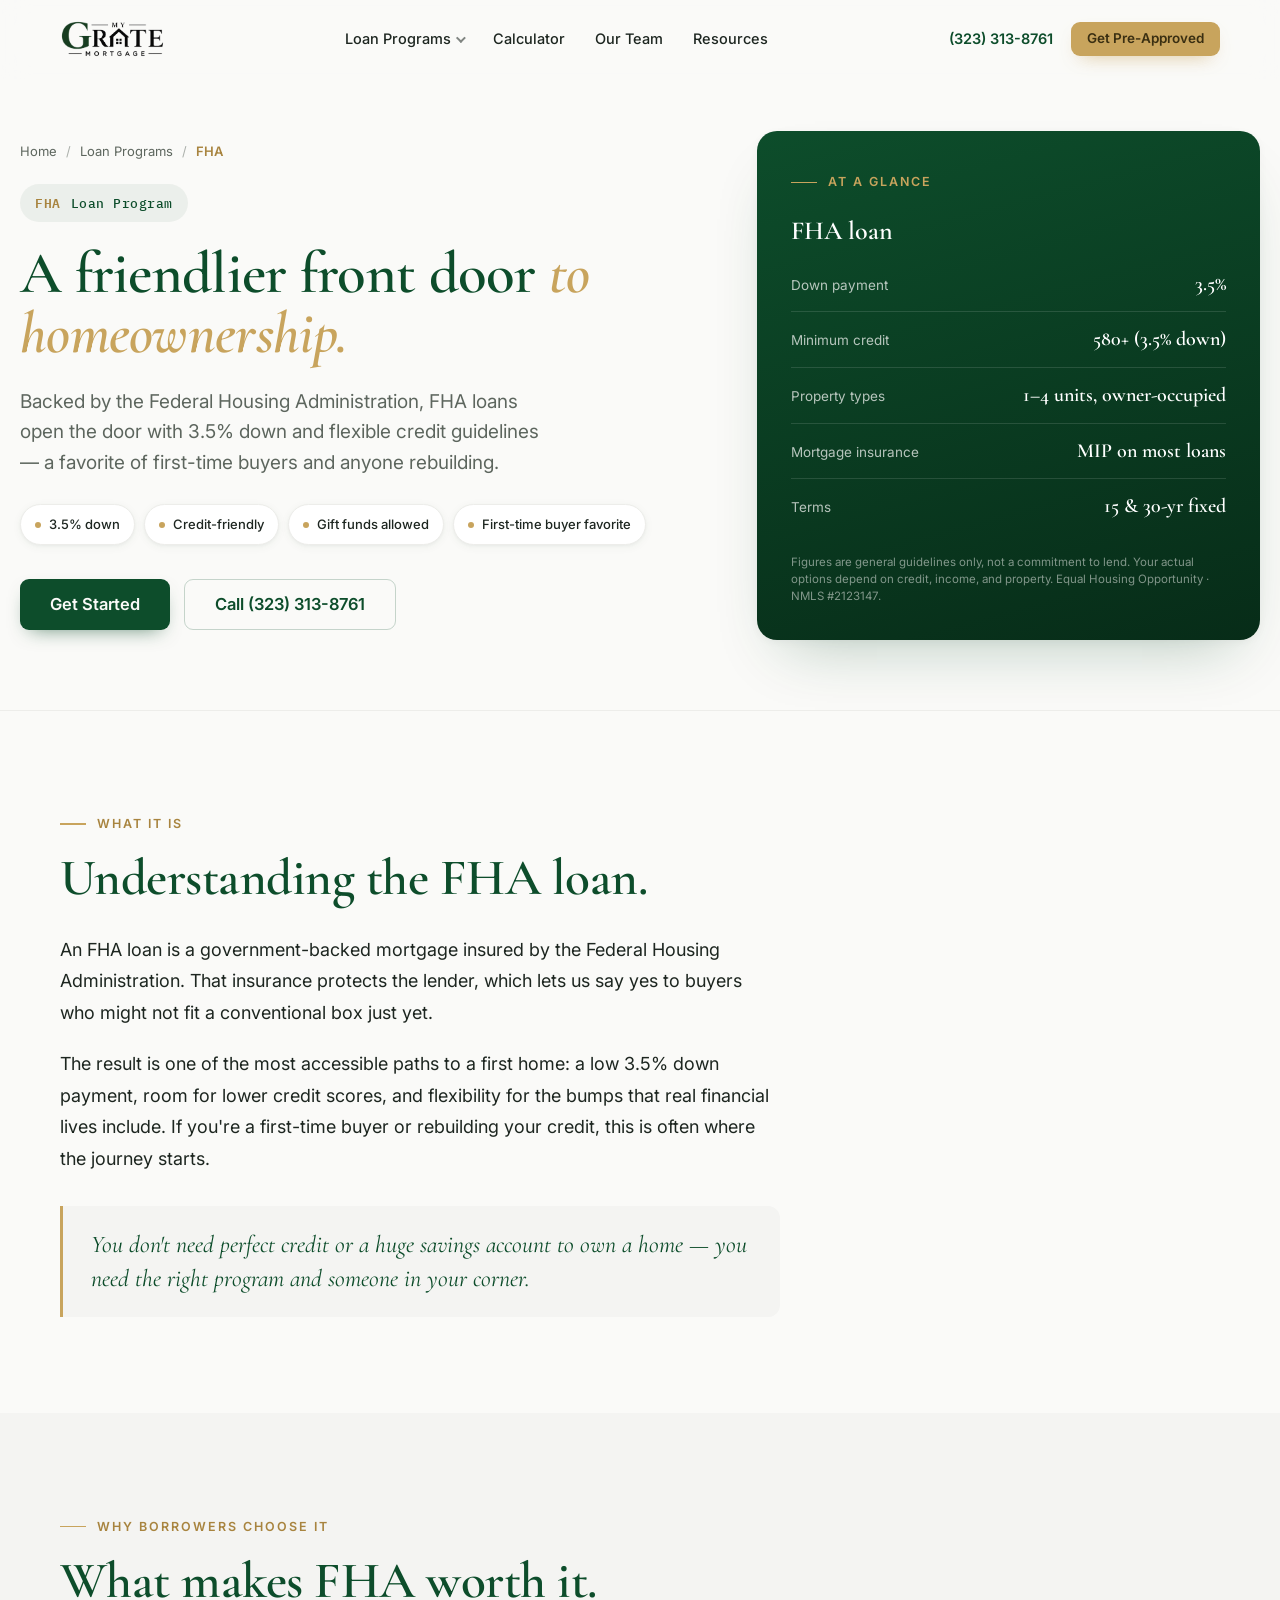
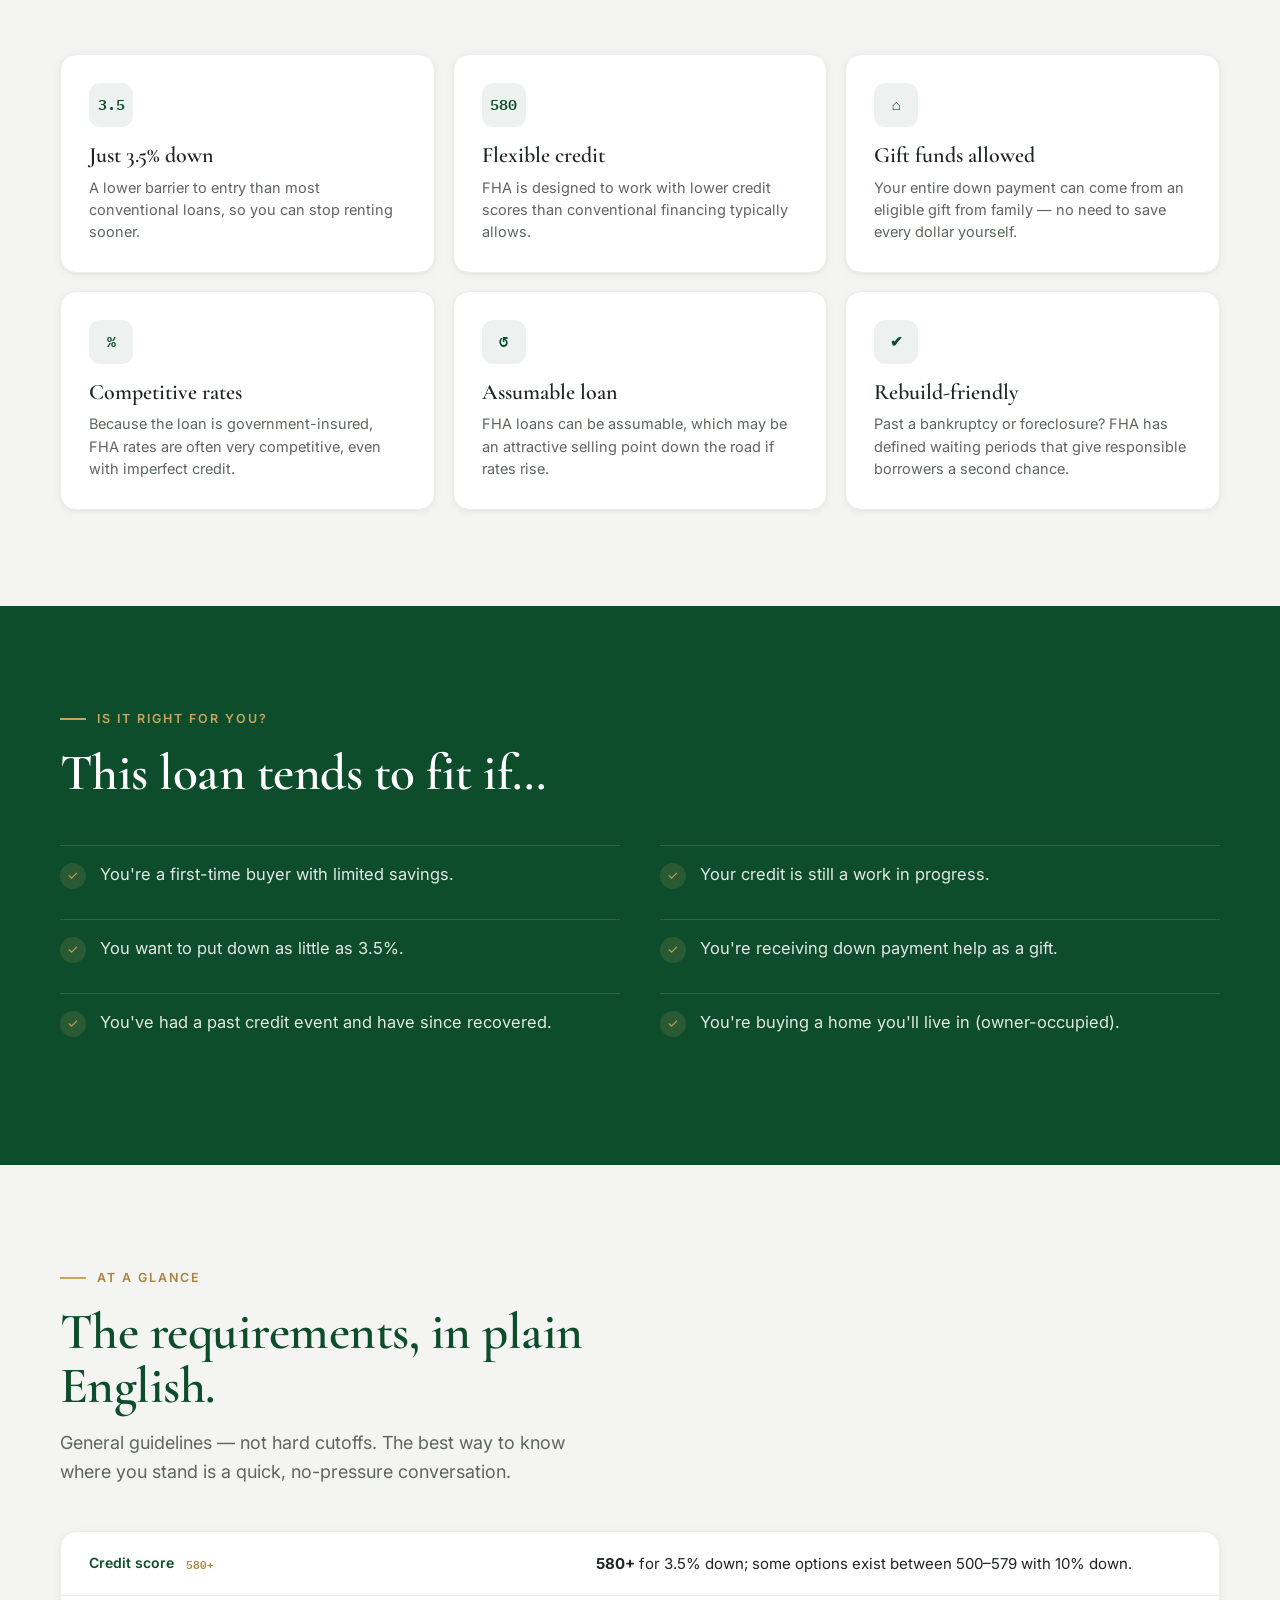
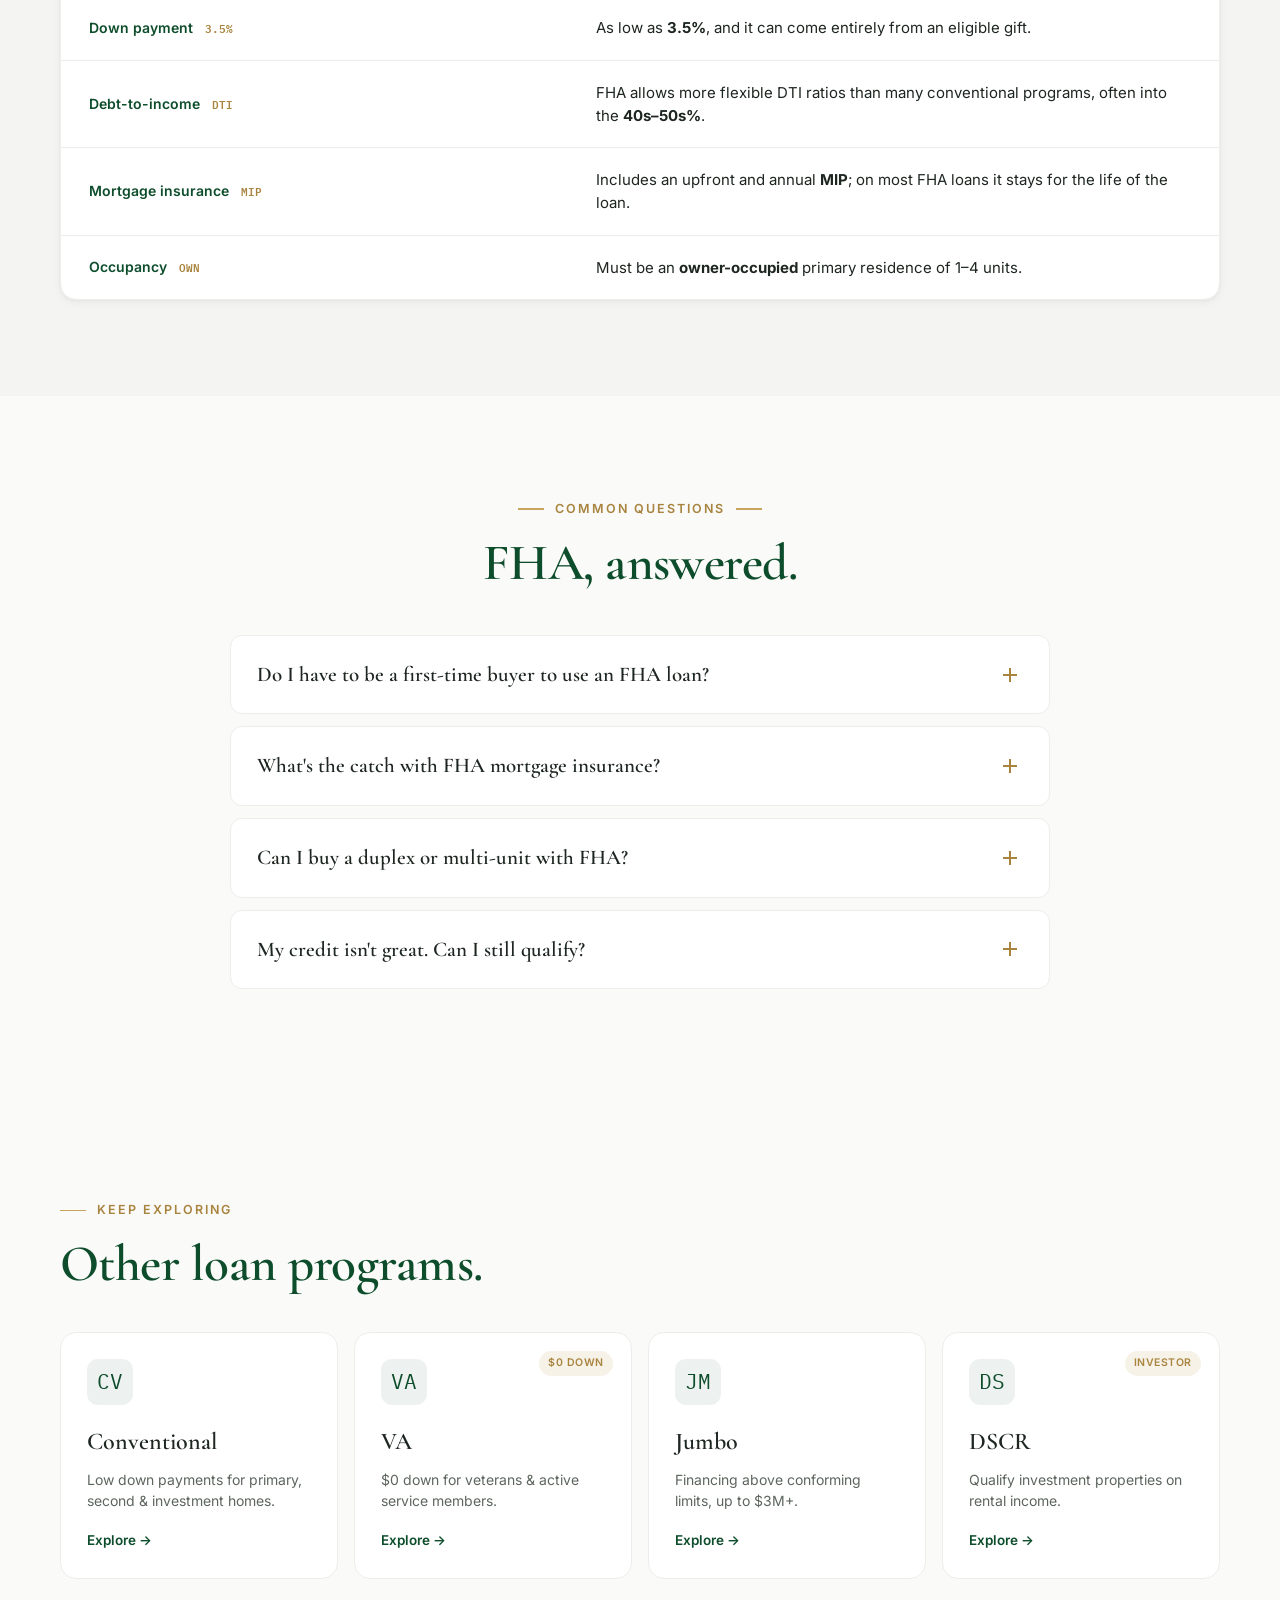
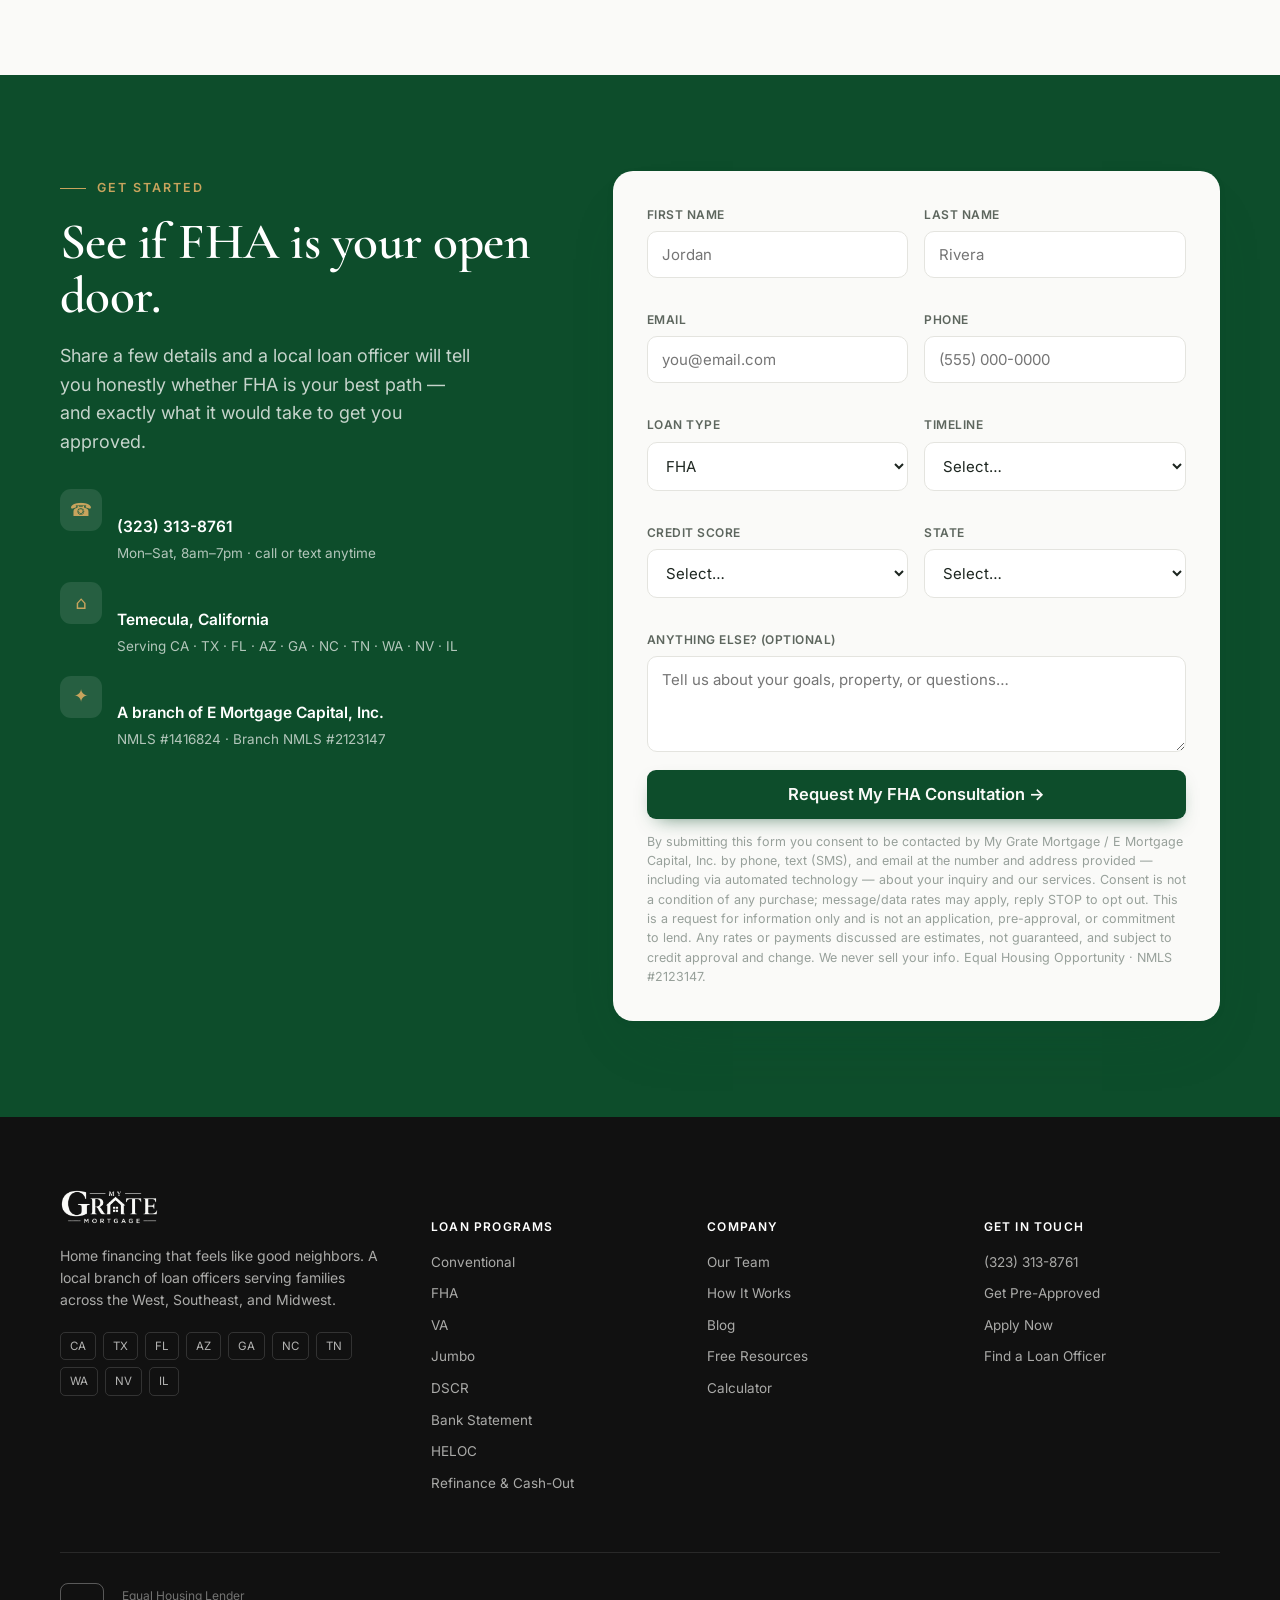
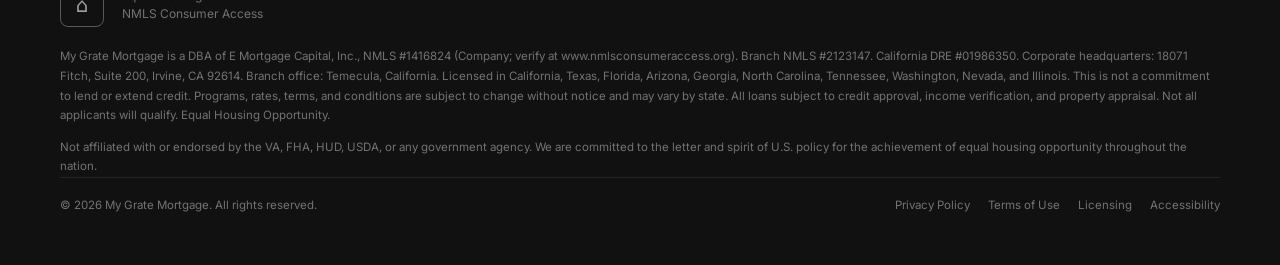
<file: programs/fha.html>
<!DOCTYPE html>
<html lang="en">
<head>
<meta charset="UTF-8" />
<meta name="viewport" content="width=device-width, initial-scale=1.0" />
<title>FHA Loans — My Grate Mortgage</title>
<meta name="description" content="FHA home loans from My Grate Mortgage — 3.5% down, flexible credit, gift funds allowed. A first-time buyer favorite." />
<link rel="stylesheet" href="../styles.css" />
</head>
<body>

<nav class="nav">
  <div class="wrap nav-in">
    <a href="../index.html"><img class="nav-logo" src="../assets/logo.png" alt="My Grate Mortgage" /></a>
    <div class="nav-links">
      <div class="has-drop"><a href="../index.html#programs">Loan Programs <i class="caret"></i></a>
        <div class="dropdown">
          <a class="drop-item" href="conventional.html"><span class="drop-ic mono">CV</span><span><h5>Conventional</h5><p>Low down payments for primary, second & investment homes.</p></span></a>
          <a class="drop-item" href="fha.html"><span class="drop-ic mono">FHA</span><span><h5>FHA</h5><p>3.5% down and flexible credit guidelines.</p></span></a>
          <a class="drop-item" href="va.html"><span class="drop-ic mono">VA</span><span><h5>VA</h5><p>$0 down for veterans & active service members.</p></span></a>
          <a class="drop-item" href="jumbo.html"><span class="drop-ic mono">JM</span><span><h5>Jumbo</h5><p>Financing above conforming limits, up to $3M+.</p></span></a>
          <a class="drop-item" href="dscr.html"><span class="drop-ic mono">DS</span><span><h5>DSCR</h5><p>Qualify investment properties on rental income.</p></span></a>
          <a class="drop-item" href="bank-statement.html"><span class="drop-ic mono">BS</span><span><h5>Bank Statement</h5><p>For self-employed borrowers — no tax returns.</p></span></a>
          <a class="drop-item" href="heloc.html"><span class="drop-ic mono">HE</span><span><h5>HELOC</h5><p>Tap your equity with a flexible line of credit.</p></span></a>
          <a class="drop-item" href="refinance.html"><span class="drop-ic mono">RF</span><span><h5>Refinance & Cash-Out</h5><p>Lower your rate, shorten your term, or tap your equity.</p></span></a>
        </div>
      </div>
      <a href="../index.html#calculator">Calculator</a>
      <a href="../index.html#team">Our Team</a>
      <a href="../index.html#resources">Resources</a>
    </div>
    <div class="nav-right">
      <a class="nav-phone" href="tel:3233138761">(323) 313-8761</a>
      <a class="btn btn-gold btn-sm" href="#apply">Get Pre-Approved</a>
      <a class="btn btn-green btn-sm nav-mob" href="#apply">Apply</a>
    </div>
  </div>
</nav>

<header class="lp-hero" id="top">
  <div class="wrap lp-hero-grid">
    <div class="reveal">
      <div class="crumb"><a href="../index.html">Home</a><span class="sep">/</span><a href="../index.html#programs">Loan Programs</a><span class="sep">/</span><span class="cur">FHA</span></div>
      <span class="lp-badge"><span class="code">FHA</span> Loan Program</span>
      <h1>A friendlier front door <em>to homeownership.</em></h1>
      <p class="lp-lead">Backed by the Federal Housing Administration, FHA loans open the door with 3.5% down and flexible credit guidelines — a favorite of first-time buyers and anyone rebuilding.</p>
      <div class="lp-chips"><span>3.5% down</span><span>Credit-friendly</span><span>Gift funds allowed</span><span>First-time buyer favorite</span></div>
      <div class="lp-hero-cta">
        <a class="btn btn-green btn-lg" href="#apply">Get Started</a>
        <a class="btn btn-ghost btn-lg" href="tel:3233138761">Call (323) 313-8761</a>
      </div>
    </div>
    <aside class="glance reveal">
      <span class="eyebrow">At a Glance</span>
      <h3>FHA loan</h3>
      <div class="glance-rows">
        <div class="glance-row"><span class="k">Down payment</span><span class="v">3.5%</span></div>
        <div class="glance-row"><span class="k">Minimum credit</span><span class="v">580+ (3.5% down)</span></div>
        <div class="glance-row"><span class="k">Property types</span><span class="v">1–4 units, owner-occupied</span></div>
        <div class="glance-row"><span class="k">Mortgage insurance</span><span class="v">MIP on most loans</span></div>
        <div class="glance-row"><span class="k">Terms</span><span class="v">15 & 30-yr fixed</span></div>
      </div>
      <p class="glance-note">Figures are general guidelines only, not a commitment to lend. Your actual options depend on credit, income, and property. Equal Housing Opportunity · NMLS #2123147.</p>
    </aside>
  </div>
</header>

<section class="sec-pad">
  <div class="wrap">
    <div class="sec-head reveal">
      <span class="eyebrow">What It Is</span>
      <h2 class="s-title">Understanding the FHA loan.</h2>
    </div>
    <div class="lp-prose reveal" style="margin-top:28px;">
      <p>An FHA loan is a government-backed mortgage insured by the Federal Housing Administration. That insurance protects the lender, which lets us say yes to buyers who might not fit a conventional box just yet.</p>
      <p>The result is one of the most accessible paths to a first home: a low 3.5% down payment, room for lower credit scores, and flexibility for the bumps that real financial lives include. If you're a first-time buyer or rebuilding your credit, this is often where the journey starts.</p>
    </div>
    <blockquote class="lp-pullquote reveal" style="margin-top:32px;max-width:720px;">You don't need perfect credit or a huge savings account to own a home — you need the right program and someone in your corner.</blockquote>
  </div>
</section>

<section class="programs sec-pad">
  <div class="wrap">
    <div class="sec-head reveal">
      <span class="eyebrow">Why Borrowers Choose It</span>
      <h2 class="s-title">What makes FHA worth it.</h2>
    </div>
    <div class="ben-grid">
      <div class="ben-card reveal"><div class="ic">3.5</div><h3>Just 3.5% down</h3><p>A lower barrier to entry than most conventional loans, so you can stop renting sooner.</p></div>
      <div class="ben-card reveal"><div class="ic">580</div><h3>Flexible credit</h3><p>FHA is designed to work with lower credit scores than conventional financing typically allows.</p></div>
      <div class="ben-card reveal"><div class="ic">⌂</div><h3>Gift funds allowed</h3><p>Your entire down payment can come from an eligible gift from family — no need to save every dollar yourself.</p></div>
      <div class="ben-card reveal"><div class="ic">%</div><h3>Competitive rates</h3><p>Because the loan is government-insured, FHA rates are often very competitive, even with imperfect credit.</p></div>
      <div class="ben-card reveal"><div class="ic">↺</div><h3>Assumable loan</h3><p>FHA loans can be assumable, which may be an attractive selling point down the road if rates rise.</p></div>
      <div class="ben-card reveal"><div class="ic">✔</div><h3>Rebuild-friendly</h3><p>Past a bankruptcy or foreclosure? FHA has defined waiting periods that give responsible borrowers a second chance.</p></div>
    </div>
  </div>
</section>

<section class="forwho sec-pad">
  <div class="wrap">
    <div class="sec-head reveal">
      <span class="eyebrow" style="color:var(--gold);">Is It Right For You?</span>
      <h2 class="s-title">This loan tends to fit if…</h2>
    </div>
    <ul class="forwho-grid reveal">
      <li><span class="tick">✓</span><span>You're a first-time buyer with limited savings.</span></li>
      <li><span class="tick">✓</span><span>Your credit is still a work in progress.</span></li>
      <li><span class="tick">✓</span><span>You want to put down as little as 3.5%.</span></li>
      <li><span class="tick">✓</span><span>You're receiving down payment help as a gift.</span></li>
      <li><span class="tick">✓</span><span>You've had a past credit event and have since recovered.</span></li>
      <li><span class="tick">✓</span><span>You're buying a home you'll live in (owner-occupied).</span></li>
    </ul>
  </div>
</section>

<section class="req-wrap sec-pad">
  <div class="wrap">
    <div class="sec-head reveal">
      <span class="eyebrow">At a Glance</span>
      <h2 class="s-title">The requirements, in plain English.</h2>
      <p class="s-sub" style="margin-top:16px;">General guidelines — not hard cutoffs. The best way to know where you stand is a quick, no-pressure conversation.</p>
    </div>
    <div class="req-table reveal">
      <div class="rrow"><div class="rk">Credit score <span class="mono">580+</span></div><div class="rv"><strong>580+</strong> for 3.5% down; some options exist between 500–579 with 10% down.</div></div>
      <div class="rrow"><div class="rk">Down payment <span class="mono">3.5%</span></div><div class="rv">As low as <strong>3.5%</strong>, and it can come entirely from an eligible gift.</div></div>
      <div class="rrow"><div class="rk">Debt-to-income <span class="mono">DTI</span></div><div class="rv">FHA allows more flexible DTI ratios than many conventional programs, often into the <strong>40s–50s%</strong>.</div></div>
      <div class="rrow"><div class="rk">Mortgage insurance <span class="mono">MIP</span></div><div class="rv">Includes an upfront and annual <strong>MIP</strong>; on most FHA loans it stays for the life of the loan.</div></div>
      <div class="rrow"><div class="rk">Occupancy <span class="mono">OWN</span></div><div class="rv">Must be an <strong>owner-occupied</strong> primary residence of 1–4 units.</div></div>
    </div>
  </div>
</section>

<section class="sec-pad">
  <div class="wrap">
    <div class="sec-head reveal" style="margin:0 auto;text-align:center;">
      <span class="eyebrow center">Common Questions</span>
      <h2 class="s-title">FHA, answered.</h2>
    </div>
    <div class="faq reveal">
      <details><summary>Do I have to be a first-time buyer to use an FHA loan?<span class="pm"></span></summary><p>No. FHA loans are popular with first-time buyers, but anyone who meets the guidelines and is buying an owner-occupied home can use one.</p></details>
      <details><summary>What's the catch with FHA mortgage insurance?<span class="pm"></span></summary><p>FHA loans include mortgage insurance premiums (MIP) — an upfront amount plus an annual premium. On most FHA loans today, the annual MIP lasts for the life of the loan. Many borrowers later refinance into a conventional loan to remove it once they have enough equity.</p></details>
      <details><summary>Can I buy a duplex or multi-unit with FHA?<span class="pm"></span></summary><p>Yes — up to four units, as long as you live in one of them. It's a popular way to have tenants help cover your mortgage.</p></details>
      <details><summary>My credit isn't great. Can I still qualify?<span class="pm"></span></summary><p>Very possibly. FHA is built for exactly this. Scores of 580+ can qualify for 3.5% down, and there are options below that with a larger down payment. Let's look at your specific situation.</p></details>
    </div>
  </div>
</section>

<section class="related sec-pad">
  <div class="wrap">
    <div class="sec-head reveal">
      <span class="eyebrow">Keep Exploring</span>
      <h2 class="s-title">Other loan programs.</h2>
    </div>
    <div class="rel-grid">
      <a class="prog-card reveal" href="conventional.html"><div class="bar"></div><div class="ic mono">CV</div><h3>Conventional</h3><p>Low down payments for primary, second & investment homes.</p><span class="lnk">Explore →</span></a>
      <a class="prog-card reveal" href="va.html"><div class="bar"></div><span class="tag">$0 Down</span><div class="ic mono">VA</div><h3>VA</h3><p>$0 down for veterans & active service members.</p><span class="lnk">Explore →</span></a>
      <a class="prog-card reveal" href="jumbo.html"><div class="bar"></div><div class="ic mono">JM</div><h3>Jumbo</h3><p>Financing above conforming limits, up to $3M+.</p><span class="lnk">Explore →</span></a>
      <a class="prog-card reveal" href="dscr.html"><div class="bar"></div><span class="tag">Investor</span><div class="ic mono">DS</div><h3>DSCR</h3><p>Qualify investment properties on rental income.</p><span class="lnk">Explore →</span></a>
    </div>
  </div>
</section>

<section class="contact sec-pad" id="apply">
  <div class="wrap contact-grid">
    <div class="reveal">
      <span class="eyebrow" style="color:var(--gold);">Get Started</span>
      <h2 class="s-title">See if FHA is your open door.</h2>
      <p class="contact-lead">Share a few details and a local loan officer will tell you honestly whether FHA is your best path — and exactly what it would take to get you approved.</p>
      <div class="contact-feat">
        <div class="it"><span class="ic">☎</span><div><h5>(323) 313-8761</h5><p>Mon–Sat, 8am–7pm · call or text anytime</p></div></div>
        <div class="it"><span class="ic">⌂</span><div><h5>Temecula, California</h5><p>Serving CA · TX · FL · AZ · GA · NC · TN · WA · NV · IL</p></div></div>
        <div class="it"><span class="ic">✦</span><div><h5>A branch of E Mortgage Capital, Inc.</h5><p>NMLS #1416824 · Branch NMLS #2123147</p></div></div>
      </div>
    </div>
    <form class="contact-form reveal" data-validate data-success="Thanks! Your loan officer will be in touch shortly.">
      <div class="grid2">
        <div class="field"><label>First Name</label><input required type="text" placeholder="Jordan" /><span class="msg">Required</span></div>
        <div class="field"><label>Last Name</label><input required type="text" placeholder="Rivera" /><span class="msg">Required</span></div>
      </div>
      <div class="grid2">
        <div class="field"><label>Email</label><input required type="email" placeholder="you@email.com" /><span class="msg">Enter a valid email</span></div>
        <div class="field"><label>Phone</label><input required type="tel" placeholder="(555) 000-0000" /><span class="msg">Enter a valid phone</span></div>
      </div>
      <div class="grid2">
        <div class="field"><label>Loan Type</label><select><option>Conventional</option><option selected>FHA</option><option>VA</option><option>Jumbo</option><option>DSCR (Investor)</option><option>Bank Statement</option><option>HELOC</option><option>Refinance / Cash-Out</option><option>Not sure yet</option></select></div>
        <div class="field"><label>Timeline</label><select><option value="">Select…</option><option>As soon as possible</option><option>1–3 months</option><option>3–6 months</option><option>Just researching</option></select></div>
      </div>
      <div class="grid2">
        <div class="field"><label>Credit Score</label><select><option value="">Select…</option><option>740 or higher</option><option>700–739</option><option>660–699</option><option>620–659</option><option>Below 620</option><option>Not sure</option></select></div>
        <div class="field"><label>State</label><select><option value="">Select…</option><option>California</option><option>Texas</option><option>Florida</option><option>Arizona</option><option>Georgia</option><option>North Carolina</option><option>Tennessee</option><option>Washington</option><option>Nevada</option><option>Illinois</option></select></div>
      </div>
      <div class="field" style="margin-bottom:18px;"><label>Anything else? (optional)</label><textarea placeholder="Tell us about your goals, property, or questions…"></textarea></div>
      <button type="submit" class="btn btn-green" style="width:100%;padding:16px;font-size:16.5px;">Request My FHA Consultation →</button>
      <p class="fineprint" style="color:#97a09a;text-align:left;line-height:1.55;">By submitting this form you consent to be contacted by My Grate Mortgage / E Mortgage Capital, Inc. by phone, text (SMS), and email at the number and address provided — including via automated technology — about your inquiry and our services. Consent is not a condition of any purchase; message/data rates may apply, reply STOP to opt out. This is a request for information only and is not an application, pre-approval, or commitment to lend. Any rates or payments discussed are estimates, not guaranteed, and subject to credit approval and change. We never sell your info. Equal Housing Opportunity · NMLS #2123147.</p>
    </form>
  </div>
</section>

<footer class="footer">
  <div class="wrap">
    <div class="foot-top">
      <div>
        <img class="foot-logo" src="../assets/logo-white.png" alt="My Grate Mortgage" />
        <p class="foot-about">Home financing that feels like good neighbors. A local branch of loan officers serving families across the West, Southeast, and Midwest.</p>
        <div class="foot-states">
          <span>CA</span><span>TX</span><span>FL</span><span>AZ</span><span>GA</span><span>NC</span><span>TN</span><span>WA</span><span>NV</span><span>IL</span>
        </div>
      </div>
      <div class="foot-col">
        <h6>Loan Programs</h6>
        <a href="conventional.html">Conventional</a><a href="fha.html">FHA</a><a href="va.html">VA</a><a href="jumbo.html">Jumbo</a><a href="dscr.html">DSCR</a><a href="bank-statement.html">Bank Statement</a><a href="heloc.html">HELOC</a><a href="refinance.html">Refinance & Cash-Out</a>
      </div>
      <div class="foot-col">
        <h6>Company</h6>
        <a href="../index.html#team">Our Team</a><a href="../index.html#process">How It Works</a><a href="../index.html#blog">Blog</a><a href="../index.html#resources">Free Resources</a><a href="../index.html#calculator">Calculator</a>
      </div>
      <div class="foot-col">
        <h6>Get In Touch</h6>
        <a href="tel:3233138761">(323) 313-8761</a><a href="#apply">Get Pre-Approved</a><a href="#apply">Apply Now</a><a href="../index.html#team">Find a Loan Officer</a>
      </div>
    </div>
    <div class="foot-legal">
      <div class="badges">
        <div class="eho" title="Equal Housing Lender">⌂</div>
        <div style="font-size:12px;line-height:1.5;">Equal Housing Lender<br/>NMLS Consumer Access</div>
      </div>
      <p>My Grate Mortgage is a DBA of E Mortgage Capital, Inc., NMLS #1416824 (Company; verify at www.nmlsconsumeraccess.org). Branch NMLS #2123147. California DRE #01986350. Corporate headquarters: 18071 Fitch, Suite 200, Irvine, CA 92614. Branch office: Temecula, California. Licensed in California, Texas, Florida, Arizona, Georgia, North Carolina, Tennessee, Washington, Nevada, and Illinois. This is not a commitment to lend or extend credit. Programs, rates, terms, and conditions are subject to change without notice and may vary by state. All loans subject to credit approval, income verification, and property appraisal. Not all applicants will qualify. Equal Housing Opportunity.</p>
      <p style="margin-top:12px;">Not affiliated with or endorsed by the VA, FHA, HUD, USDA, or any government agency. We are committed to the letter and spirit of U.S. policy for the achievement of equal housing opportunity throughout the nation.</p>
      <div class="foot-bottom">
        <span>© 2026 My Grate Mortgage. All rights reserved.</span>
        <span style="display:flex;gap:18px;"><a href="#" data-legal="privacy">Privacy Policy</a><a href="#" data-legal="terms">Terms of Use</a><a href="#" data-legal="licensing">Licensing</a><a href="#" data-legal="accessibility">Accessibility</a></span>
      </div>
    </div>
  </div>
</footer>

<div class="modal-bg" id="legal-modal">
  <div class="modal modal-legal">
    <button class="x" data-close-legal aria-label="Close">×</button>
    <div id="legal-content"></div>
  </div>
</div>

<script src="../app.js"></script>

<template id="__bundler_thumbnail">
  <svg viewBox="0 0 100 100" xmlns="http://www.w3.org/2000/svg">
    <rect width="100" height="100" fill="#0D4D2B"/>
    <path d="M50 26 L72 44 V72 H28 V44 Z" fill="none" stroke="#C8A45D" stroke-width="3.2" stroke-linejoin="round"/>
    <text x="50" y="60" font-family="'IBM Plex Mono',monospace" font-size="15" font-weight="700" fill="#FAFAF8" text-anchor="middle">FHA</text>
  </svg>
</template>
</body>
</html>
</file>
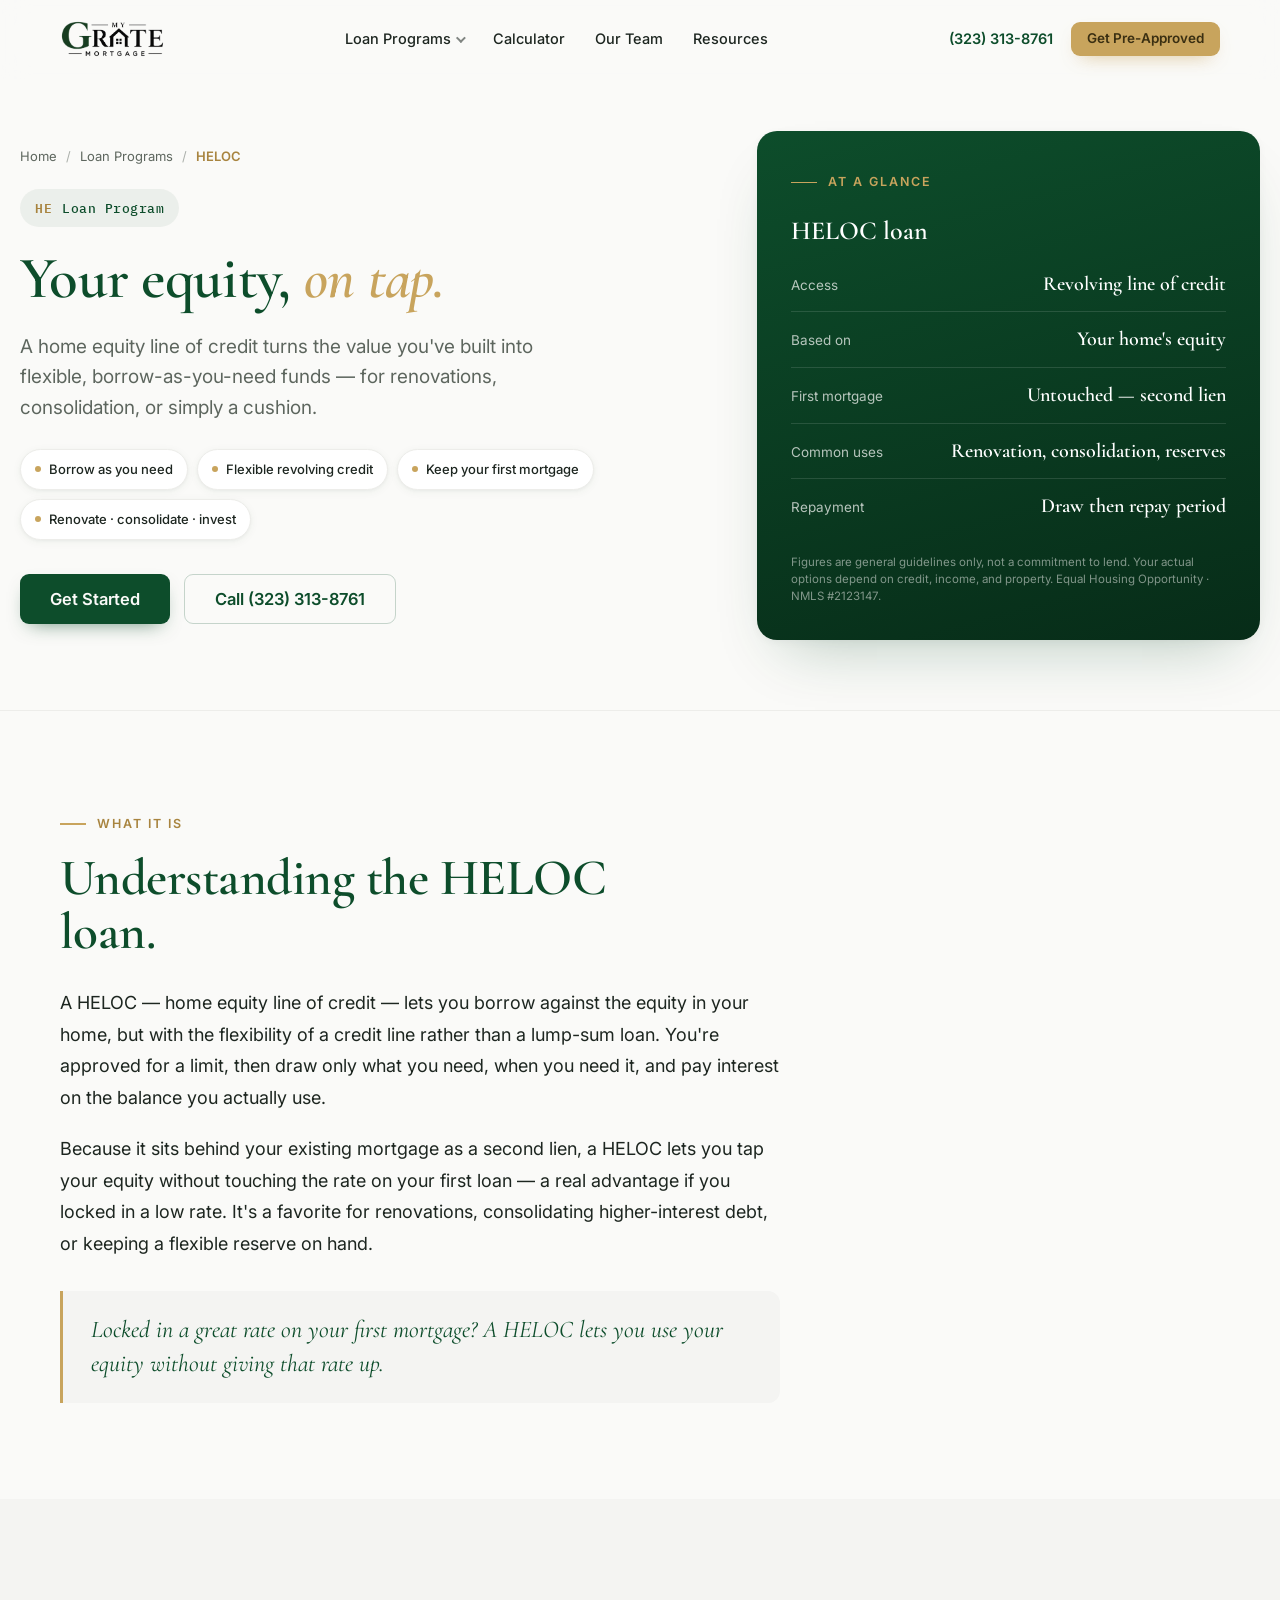
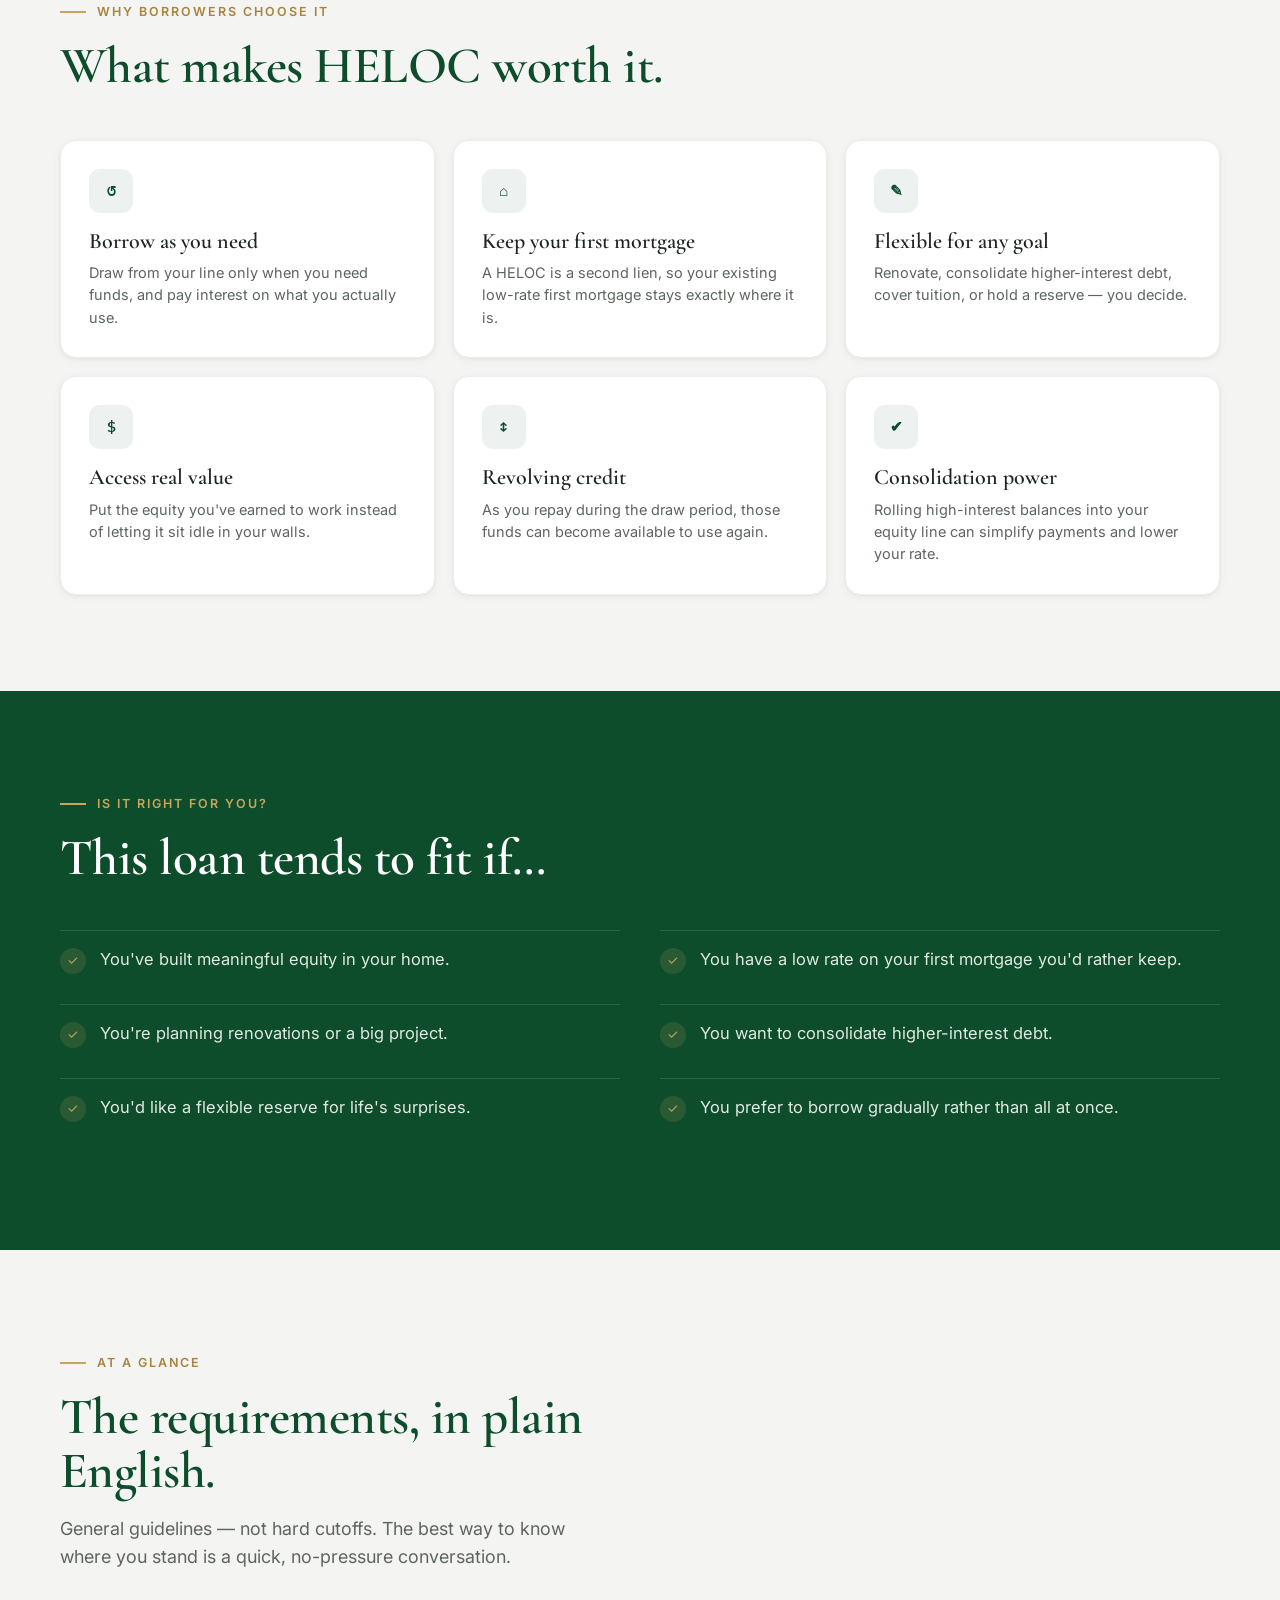
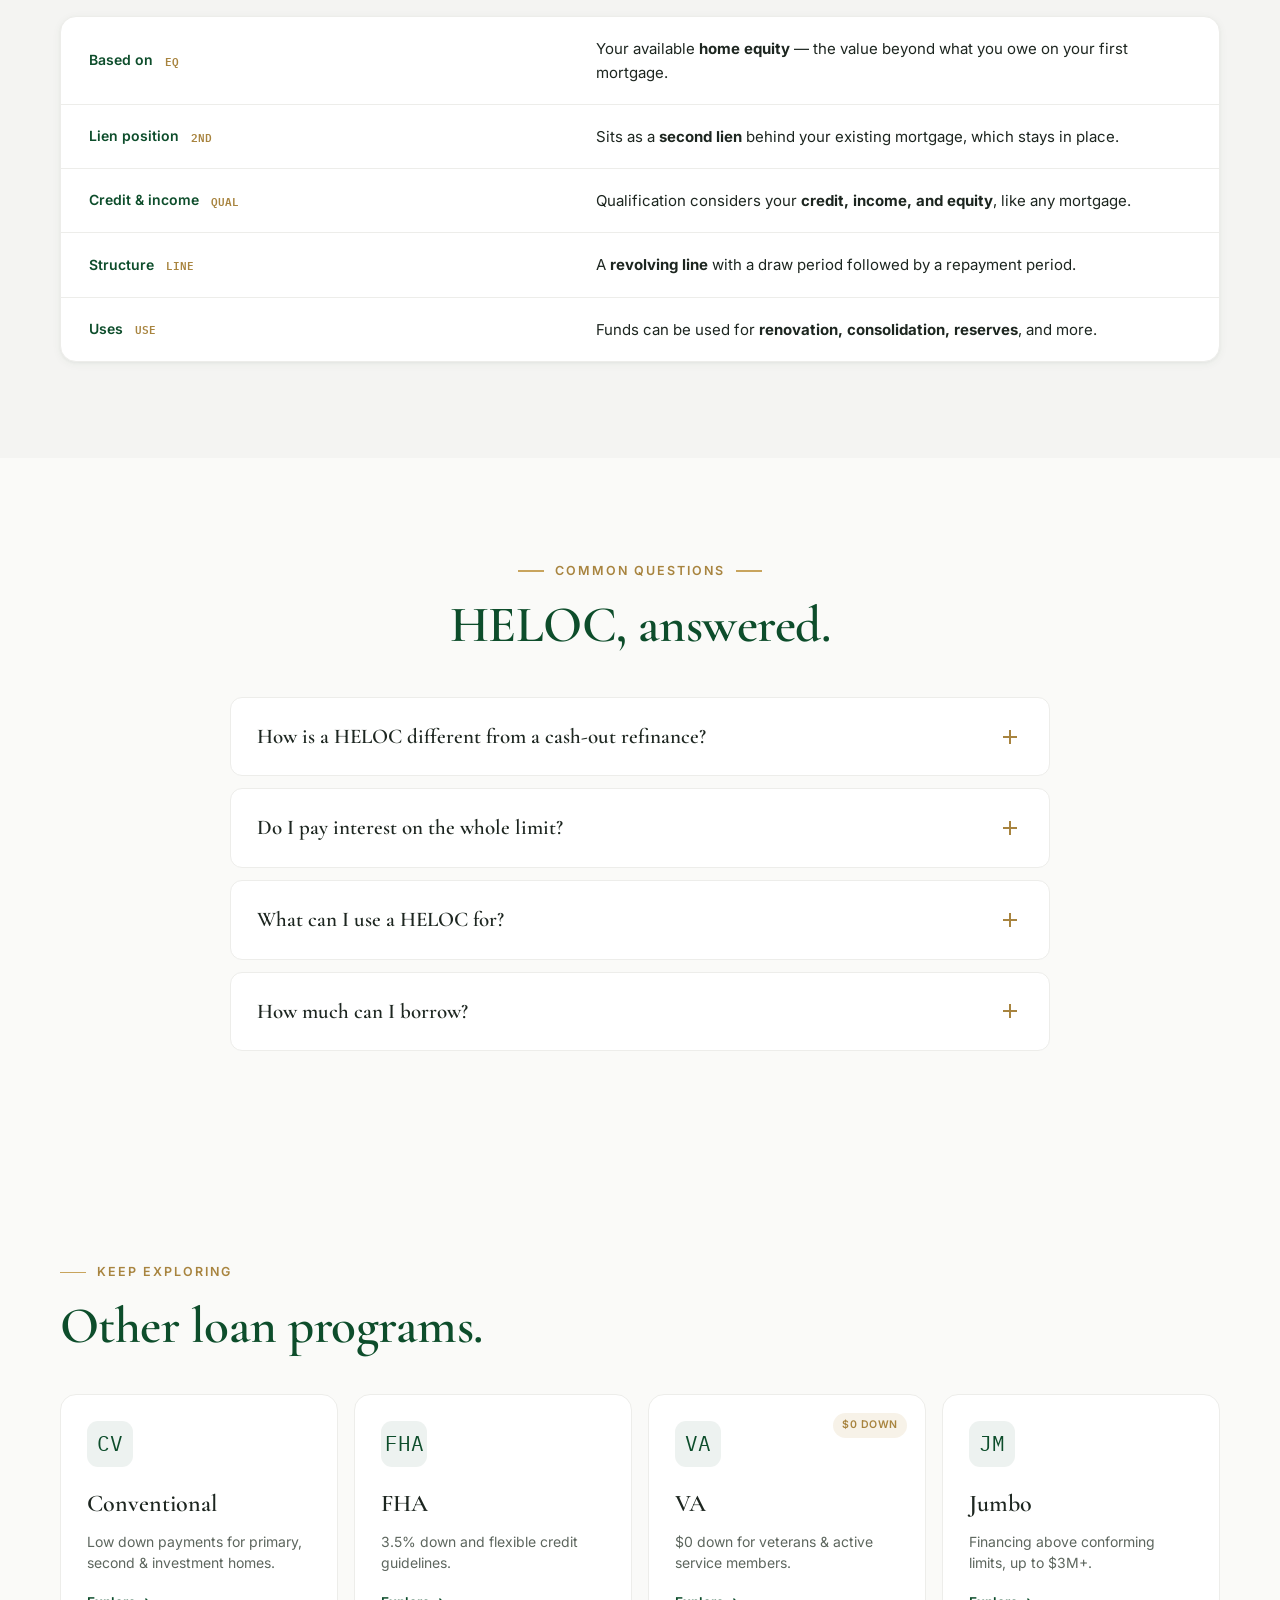
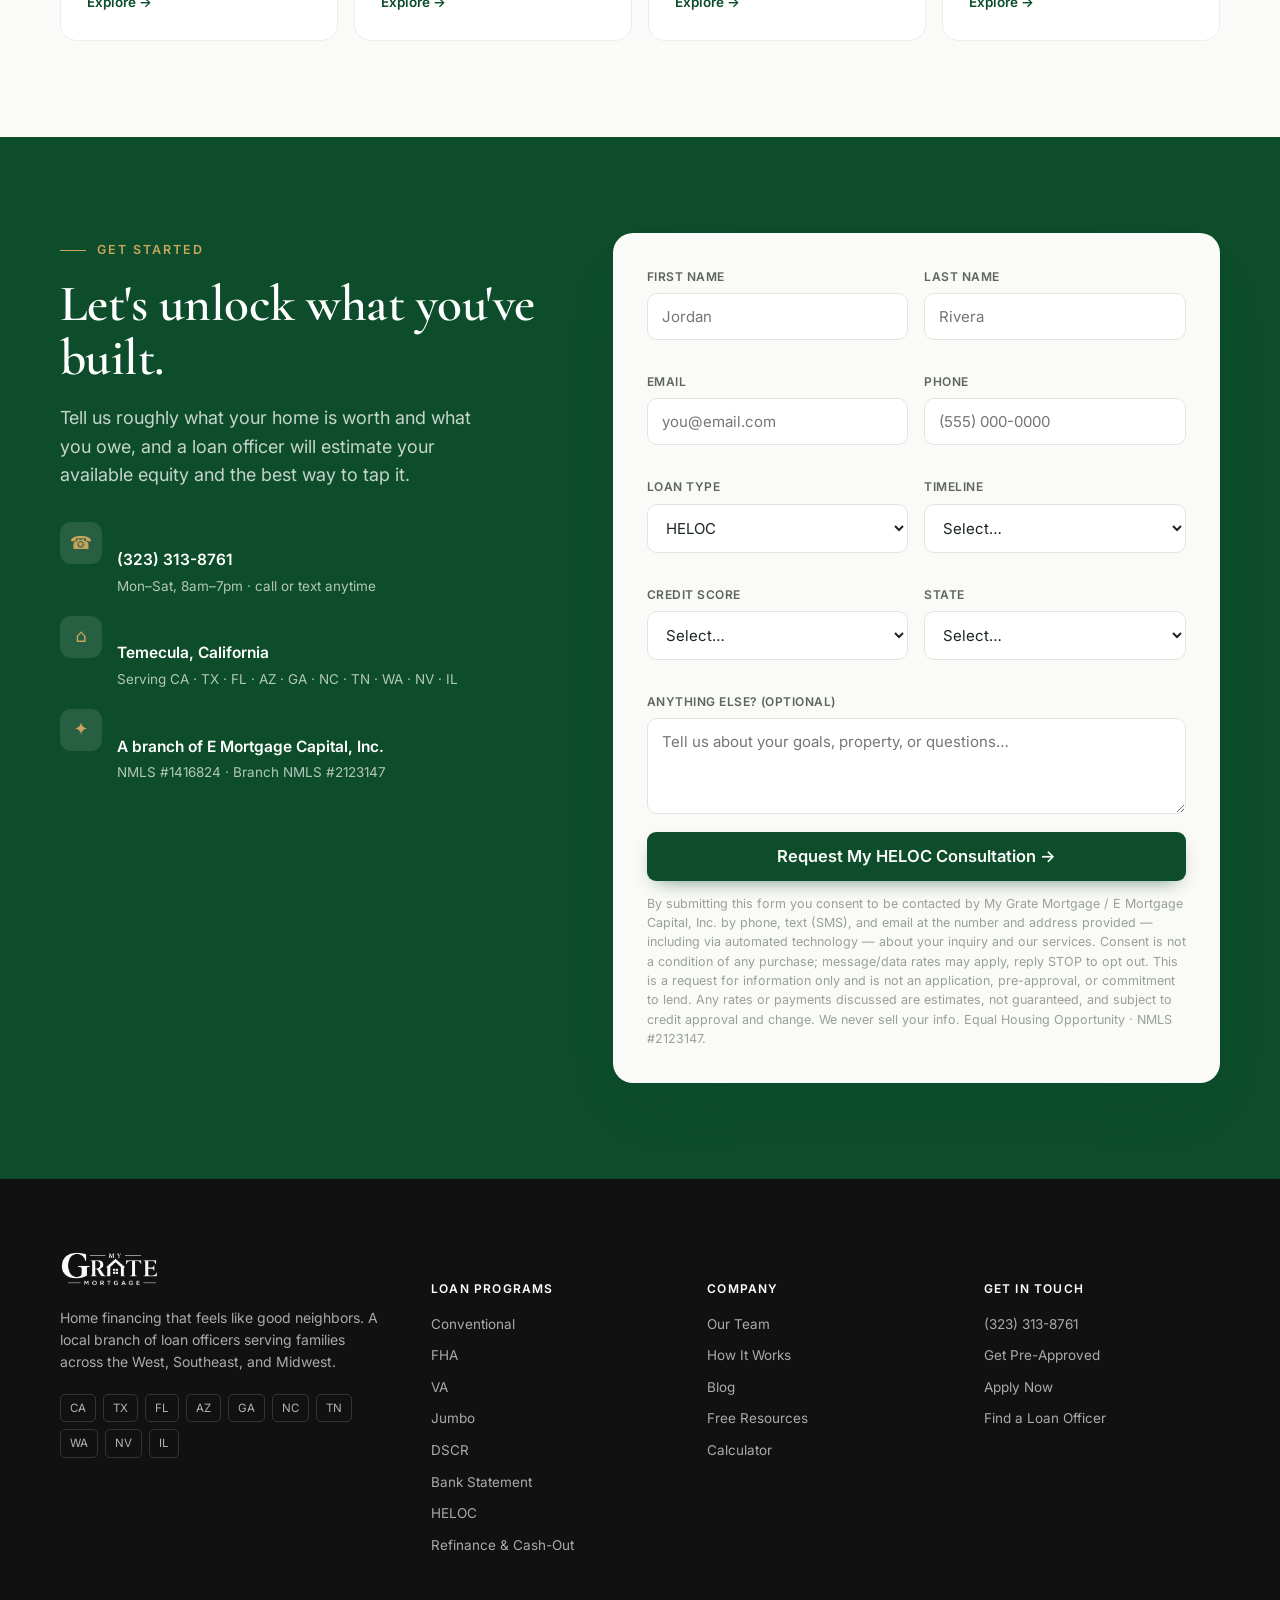
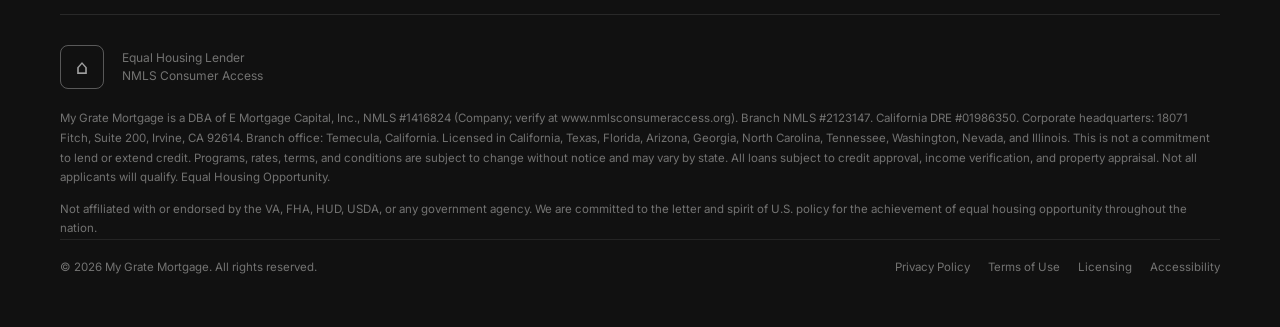
<file: programs/heloc.html>
<!DOCTYPE html>
<html lang="en">
<head>
<meta charset="UTF-8" />
<meta name="viewport" content="width=device-width, initial-scale=1.0" />
<title>HELOC Loans — My Grate Mortgage</title>
<meta name="description" content="HELOC from My Grate Mortgage — tap your home equity with a flexible revolving line of credit for renovations, consolidation, or reserves." />
<link rel="stylesheet" href="../styles.css" />
</head>
<body>

<nav class="nav">
  <div class="wrap nav-in">
    <a href="../index.html"><img class="nav-logo" src="../assets/logo.png" alt="My Grate Mortgage" /></a>
    <div class="nav-links">
      <div class="has-drop"><a href="../index.html#programs">Loan Programs <i class="caret"></i></a>
        <div class="dropdown">
          <a class="drop-item" href="conventional.html"><span class="drop-ic mono">CV</span><span><h5>Conventional</h5><p>Low down payments for primary, second & investment homes.</p></span></a>
          <a class="drop-item" href="fha.html"><span class="drop-ic mono">FHA</span><span><h5>FHA</h5><p>3.5% down and flexible credit guidelines.</p></span></a>
          <a class="drop-item" href="va.html"><span class="drop-ic mono">VA</span><span><h5>VA</h5><p>$0 down for veterans & active service members.</p></span></a>
          <a class="drop-item" href="jumbo.html"><span class="drop-ic mono">JM</span><span><h5>Jumbo</h5><p>Financing above conforming limits, up to $3M+.</p></span></a>
          <a class="drop-item" href="dscr.html"><span class="drop-ic mono">DS</span><span><h5>DSCR</h5><p>Qualify investment properties on rental income.</p></span></a>
          <a class="drop-item" href="bank-statement.html"><span class="drop-ic mono">BS</span><span><h5>Bank Statement</h5><p>For self-employed borrowers — no tax returns.</p></span></a>
          <a class="drop-item" href="heloc.html"><span class="drop-ic mono">HE</span><span><h5>HELOC</h5><p>Tap your equity with a flexible line of credit.</p></span></a>
          <a class="drop-item" href="refinance.html"><span class="drop-ic mono">RF</span><span><h5>Refinance & Cash-Out</h5><p>Lower your rate, shorten your term, or tap your equity.</p></span></a>
        </div>
      </div>
      <a href="../index.html#calculator">Calculator</a>
      <a href="../index.html#team">Our Team</a>
      <a href="../index.html#resources">Resources</a>
    </div>
    <div class="nav-right">
      <a class="nav-phone" href="tel:3233138761">(323) 313-8761</a>
      <a class="btn btn-gold btn-sm" href="#apply">Get Pre-Approved</a>
      <a class="btn btn-green btn-sm nav-mob" href="#apply">Apply</a>
    </div>
  </div>
</nav>

<header class="lp-hero" id="top">
  <div class="wrap lp-hero-grid">
    <div class="reveal">
      <div class="crumb"><a href="../index.html">Home</a><span class="sep">/</span><a href="../index.html#programs">Loan Programs</a><span class="sep">/</span><span class="cur">HELOC</span></div>
      <span class="lp-badge"><span class="code">HE</span> Loan Program</span>
      <h1>Your equity, <em>on tap.</em></h1>
      <p class="lp-lead">A home equity line of credit turns the value you've built into flexible, borrow-as-you-need funds — for renovations, consolidation, or simply a cushion.</p>
      <div class="lp-chips"><span>Borrow as you need</span><span>Flexible revolving credit</span><span>Keep your first mortgage</span><span>Renovate · consolidate · invest</span></div>
      <div class="lp-hero-cta">
        <a class="btn btn-green btn-lg" href="#apply">Get Started</a>
        <a class="btn btn-ghost btn-lg" href="tel:3233138761">Call (323) 313-8761</a>
      </div>
    </div>
    <aside class="glance reveal">
      <span class="eyebrow">At a Glance</span>
      <h3>HELOC loan</h3>
      <div class="glance-rows">
        <div class="glance-row"><span class="k">Access</span><span class="v">Revolving line of credit</span></div>
        <div class="glance-row"><span class="k">Based on</span><span class="v">Your home's equity</span></div>
        <div class="glance-row"><span class="k">First mortgage</span><span class="v">Untouched — second lien</span></div>
        <div class="glance-row"><span class="k">Common uses</span><span class="v">Renovation, consolidation, reserves</span></div>
        <div class="glance-row"><span class="k">Repayment</span><span class="v">Draw then repay period</span></div>
      </div>
      <p class="glance-note">Figures are general guidelines only, not a commitment to lend. Your actual options depend on credit, income, and property. Equal Housing Opportunity · NMLS #2123147.</p>
    </aside>
  </div>
</header>

<section class="sec-pad">
  <div class="wrap">
    <div class="sec-head reveal">
      <span class="eyebrow">What It Is</span>
      <h2 class="s-title">Understanding the HELOC loan.</h2>
    </div>
    <div class="lp-prose reveal" style="margin-top:28px;">
      <p>A HELOC — home equity line of credit — lets you borrow against the equity in your home, but with the flexibility of a credit line rather than a lump-sum loan. You're approved for a limit, then draw only what you need, when you need it, and pay interest on the balance you actually use.</p>
      <p>Because it sits behind your existing mortgage as a second lien, a HELOC lets you tap your equity without touching the rate on your first loan — a real advantage if you locked in a low rate. It's a favorite for renovations, consolidating higher-interest debt, or keeping a flexible reserve on hand.</p>
    </div>
    <blockquote class="lp-pullquote reveal" style="margin-top:32px;max-width:720px;">Locked in a great rate on your first mortgage? A HELOC lets you use your equity without giving that rate up.</blockquote>
  </div>
</section>

<section class="programs sec-pad">
  <div class="wrap">
    <div class="sec-head reveal">
      <span class="eyebrow">Why Borrowers Choose It</span>
      <h2 class="s-title">What makes HELOC worth it.</h2>
    </div>
    <div class="ben-grid">
      <div class="ben-card reveal"><div class="ic">↺</div><h3>Borrow as you need</h3><p>Draw from your line only when you need funds, and pay interest on what you actually use.</p></div>
      <div class="ben-card reveal"><div class="ic">⌂</div><h3>Keep your first mortgage</h3><p>A HELOC is a second lien, so your existing low-rate first mortgage stays exactly where it is.</p></div>
      <div class="ben-card reveal"><div class="ic">✎</div><h3>Flexible for any goal</h3><p>Renovate, consolidate higher-interest debt, cover tuition, or hold a reserve — you decide.</p></div>
      <div class="ben-card reveal"><div class="ic">$</div><h3>Access real value</h3><p>Put the equity you've earned to work instead of letting it sit idle in your walls.</p></div>
      <div class="ben-card reveal"><div class="ic">↕</div><h3>Revolving credit</h3><p>As you repay during the draw period, those funds can become available to use again.</p></div>
      <div class="ben-card reveal"><div class="ic">✔</div><h3>Consolidation power</h3><p>Rolling high-interest balances into your equity line can simplify payments and lower your rate.</p></div>
    </div>
  </div>
</section>

<section class="forwho sec-pad">
  <div class="wrap">
    <div class="sec-head reveal">
      <span class="eyebrow" style="color:var(--gold);">Is It Right For You?</span>
      <h2 class="s-title">This loan tends to fit if…</h2>
    </div>
    <ul class="forwho-grid reveal">
      <li><span class="tick">✓</span><span>You've built meaningful equity in your home.</span></li>
      <li><span class="tick">✓</span><span>You have a low rate on your first mortgage you'd rather keep.</span></li>
      <li><span class="tick">✓</span><span>You're planning renovations or a big project.</span></li>
      <li><span class="tick">✓</span><span>You want to consolidate higher-interest debt.</span></li>
      <li><span class="tick">✓</span><span>You'd like a flexible reserve for life's surprises.</span></li>
      <li><span class="tick">✓</span><span>You prefer to borrow gradually rather than all at once.</span></li>
    </ul>
  </div>
</section>

<section class="req-wrap sec-pad">
  <div class="wrap">
    <div class="sec-head reveal">
      <span class="eyebrow">At a Glance</span>
      <h2 class="s-title">The requirements, in plain English.</h2>
      <p class="s-sub" style="margin-top:16px;">General guidelines — not hard cutoffs. The best way to know where you stand is a quick, no-pressure conversation.</p>
    </div>
    <div class="req-table reveal">
      <div class="rrow"><div class="rk">Based on <span class="mono">EQ</span></div><div class="rv">Your available <strong>home equity</strong> — the value beyond what you owe on your first mortgage.</div></div>
      <div class="rrow"><div class="rk">Lien position <span class="mono">2ND</span></div><div class="rv">Sits as a <strong>second lien</strong> behind your existing mortgage, which stays in place.</div></div>
      <div class="rrow"><div class="rk">Credit & income <span class="mono">QUAL</span></div><div class="rv">Qualification considers your <strong>credit, income, and equity</strong>, like any mortgage.</div></div>
      <div class="rrow"><div class="rk">Structure <span class="mono">LINE</span></div><div class="rv">A <strong>revolving line</strong> with a draw period followed by a repayment period.</div></div>
      <div class="rrow"><div class="rk">Uses <span class="mono">USE</span></div><div class="rv">Funds can be used for <strong>renovation, consolidation, reserves</strong>, and more.</div></div>
    </div>
  </div>
</section>

<section class="sec-pad">
  <div class="wrap">
    <div class="sec-head reveal" style="margin:0 auto;text-align:center;">
      <span class="eyebrow center">Common Questions</span>
      <h2 class="s-title">HELOC, answered.</h2>
    </div>
    <div class="faq reveal">
      <details><summary>How is a HELOC different from a cash-out refinance?<span class="pm"></span></summary><p>A cash-out refinance replaces your entire first mortgage with a new, larger one. A HELOC leaves your first mortgage untouched and adds a flexible second line on top. If you have a great rate on your current loan, a HELOC lets you keep it.</p></details>
      <details><summary>Do I pay interest on the whole limit?<span class="pm"></span></summary><p>No — you only pay interest on the amount you've actually drawn. Your approved limit is what's available, but the balance you carry is what accrues interest.</p></details>
      <details><summary>What can I use a HELOC for?<span class="pm"></span></summary><p>Just about anything: home renovations, consolidating higher-interest debt, education costs, or simply keeping a reserve available. Many homeowners use it for value-adding home improvements.</p></details>
      <details><summary>How much can I borrow?<span class="pm"></span></summary><p>It depends on your home's value, how much you still owe, and your qualifying profile. We'll calculate your available equity and walk you through a realistic line amount.</p></details>
    </div>
  </div>
</section>

<section class="related sec-pad">
  <div class="wrap">
    <div class="sec-head reveal">
      <span class="eyebrow">Keep Exploring</span>
      <h2 class="s-title">Other loan programs.</h2>
    </div>
    <div class="rel-grid">
      <a class="prog-card reveal" href="conventional.html"><div class="bar"></div><div class="ic mono">CV</div><h3>Conventional</h3><p>Low down payments for primary, second & investment homes.</p><span class="lnk">Explore →</span></a>
      <a class="prog-card reveal" href="fha.html"><div class="bar"></div><div class="ic mono">FHA</div><h3>FHA</h3><p>3.5% down and flexible credit guidelines.</p><span class="lnk">Explore →</span></a>
      <a class="prog-card reveal" href="va.html"><div class="bar"></div><span class="tag">$0 Down</span><div class="ic mono">VA</div><h3>VA</h3><p>$0 down for veterans & active service members.</p><span class="lnk">Explore →</span></a>
      <a class="prog-card reveal" href="jumbo.html"><div class="bar"></div><div class="ic mono">JM</div><h3>Jumbo</h3><p>Financing above conforming limits, up to $3M+.</p><span class="lnk">Explore →</span></a>
    </div>
  </div>
</section>

<section class="contact sec-pad" id="apply">
  <div class="wrap contact-grid">
    <div class="reveal">
      <span class="eyebrow" style="color:var(--gold);">Get Started</span>
      <h2 class="s-title">Let's unlock what you've built.</h2>
      <p class="contact-lead">Tell us roughly what your home is worth and what you owe, and a loan officer will estimate your available equity and the best way to tap it.</p>
      <div class="contact-feat">
        <div class="it"><span class="ic">☎</span><div><h5>(323) 313-8761</h5><p>Mon–Sat, 8am–7pm · call or text anytime</p></div></div>
        <div class="it"><span class="ic">⌂</span><div><h5>Temecula, California</h5><p>Serving CA · TX · FL · AZ · GA · NC · TN · WA · NV · IL</p></div></div>
        <div class="it"><span class="ic">✦</span><div><h5>A branch of E Mortgage Capital, Inc.</h5><p>NMLS #1416824 · Branch NMLS #2123147</p></div></div>
      </div>
    </div>
    <form class="contact-form reveal" data-validate data-success="Thanks! Your loan officer will be in touch shortly.">
      <div class="grid2">
        <div class="field"><label>First Name</label><input required type="text" placeholder="Jordan" /><span class="msg">Required</span></div>
        <div class="field"><label>Last Name</label><input required type="text" placeholder="Rivera" /><span class="msg">Required</span></div>
      </div>
      <div class="grid2">
        <div class="field"><label>Email</label><input required type="email" placeholder="you@email.com" /><span class="msg">Enter a valid email</span></div>
        <div class="field"><label>Phone</label><input required type="tel" placeholder="(555) 000-0000" /><span class="msg">Enter a valid phone</span></div>
      </div>
      <div class="grid2">
        <div class="field"><label>Loan Type</label><select><option>Conventional</option><option>FHA</option><option>VA</option><option>Jumbo</option><option>DSCR (Investor)</option><option>Bank Statement</option><option selected>HELOC</option><option>Refinance / Cash-Out</option><option>Not sure yet</option></select></div>
        <div class="field"><label>Timeline</label><select><option value="">Select…</option><option>As soon as possible</option><option>1–3 months</option><option>3–6 months</option><option>Just researching</option></select></div>
      </div>
      <div class="grid2">
        <div class="field"><label>Credit Score</label><select><option value="">Select…</option><option>740 or higher</option><option>700–739</option><option>660–699</option><option>620–659</option><option>Below 620</option><option>Not sure</option></select></div>
        <div class="field"><label>State</label><select><option value="">Select…</option><option>California</option><option>Texas</option><option>Florida</option><option>Arizona</option><option>Georgia</option><option>North Carolina</option><option>Tennessee</option><option>Washington</option><option>Nevada</option><option>Illinois</option></select></div>
      </div>
      <div class="field" style="margin-bottom:18px;"><label>Anything else? (optional)</label><textarea placeholder="Tell us about your goals, property, or questions…"></textarea></div>
      <button type="submit" class="btn btn-green" style="width:100%;padding:16px;font-size:16.5px;">Request My HELOC Consultation →</button>
      <p class="fineprint" style="color:#97a09a;text-align:left;line-height:1.55;">By submitting this form you consent to be contacted by My Grate Mortgage / E Mortgage Capital, Inc. by phone, text (SMS), and email at the number and address provided — including via automated technology — about your inquiry and our services. Consent is not a condition of any purchase; message/data rates may apply, reply STOP to opt out. This is a request for information only and is not an application, pre-approval, or commitment to lend. Any rates or payments discussed are estimates, not guaranteed, and subject to credit approval and change. We never sell your info. Equal Housing Opportunity · NMLS #2123147.</p>
    </form>
  </div>
</section>

<footer class="footer">
  <div class="wrap">
    <div class="foot-top">
      <div>
        <img class="foot-logo" src="../assets/logo-white.png" alt="My Grate Mortgage" />
        <p class="foot-about">Home financing that feels like good neighbors. A local branch of loan officers serving families across the West, Southeast, and Midwest.</p>
        <div class="foot-states">
          <span>CA</span><span>TX</span><span>FL</span><span>AZ</span><span>GA</span><span>NC</span><span>TN</span><span>WA</span><span>NV</span><span>IL</span>
        </div>
      </div>
      <div class="foot-col">
        <h6>Loan Programs</h6>
        <a href="conventional.html">Conventional</a><a href="fha.html">FHA</a><a href="va.html">VA</a><a href="jumbo.html">Jumbo</a><a href="dscr.html">DSCR</a><a href="bank-statement.html">Bank Statement</a><a href="heloc.html">HELOC</a><a href="refinance.html">Refinance & Cash-Out</a>
      </div>
      <div class="foot-col">
        <h6>Company</h6>
        <a href="../index.html#team">Our Team</a><a href="../index.html#process">How It Works</a><a href="../index.html#blog">Blog</a><a href="../index.html#resources">Free Resources</a><a href="../index.html#calculator">Calculator</a>
      </div>
      <div class="foot-col">
        <h6>Get In Touch</h6>
        <a href="tel:3233138761">(323) 313-8761</a><a href="#apply">Get Pre-Approved</a><a href="#apply">Apply Now</a><a href="../index.html#team">Find a Loan Officer</a>
      </div>
    </div>
    <div class="foot-legal">
      <div class="badges">
        <div class="eho" title="Equal Housing Lender">⌂</div>
        <div style="font-size:12px;line-height:1.5;">Equal Housing Lender<br/>NMLS Consumer Access</div>
      </div>
      <p>My Grate Mortgage is a DBA of E Mortgage Capital, Inc., NMLS #1416824 (Company; verify at www.nmlsconsumeraccess.org). Branch NMLS #2123147. California DRE #01986350. Corporate headquarters: 18071 Fitch, Suite 200, Irvine, CA 92614. Branch office: Temecula, California. Licensed in California, Texas, Florida, Arizona, Georgia, North Carolina, Tennessee, Washington, Nevada, and Illinois. This is not a commitment to lend or extend credit. Programs, rates, terms, and conditions are subject to change without notice and may vary by state. All loans subject to credit approval, income verification, and property appraisal. Not all applicants will qualify. Equal Housing Opportunity.</p>
      <p style="margin-top:12px;">Not affiliated with or endorsed by the VA, FHA, HUD, USDA, or any government agency. We are committed to the letter and spirit of U.S. policy for the achievement of equal housing opportunity throughout the nation.</p>
      <div class="foot-bottom">
        <span>© 2026 My Grate Mortgage. All rights reserved.</span>
        <span style="display:flex;gap:18px;"><a href="#" data-legal="privacy">Privacy Policy</a><a href="#" data-legal="terms">Terms of Use</a><a href="#" data-legal="licensing">Licensing</a><a href="#" data-legal="accessibility">Accessibility</a></span>
      </div>
    </div>
  </div>
</footer>

<div class="modal-bg" id="legal-modal">
  <div class="modal modal-legal">
    <button class="x" data-close-legal aria-label="Close">×</button>
    <div id="legal-content"></div>
  </div>
</div>

<script src="../app.js"></script>

<template id="__bundler_thumbnail">
  <svg viewBox="0 0 100 100" xmlns="http://www.w3.org/2000/svg">
    <rect width="100" height="100" fill="#0D4D2B"/>
    <path d="M50 26 L72 44 V72 H28 V44 Z" fill="none" stroke="#C8A45D" stroke-width="3.2" stroke-linejoin="round"/>
    <text x="50" y="60" font-family="'IBM Plex Mono',monospace" font-size="15" font-weight="700" fill="#FAFAF8" text-anchor="middle">HE</text>
  </svg>
</template>
</body>
</html>
</file>
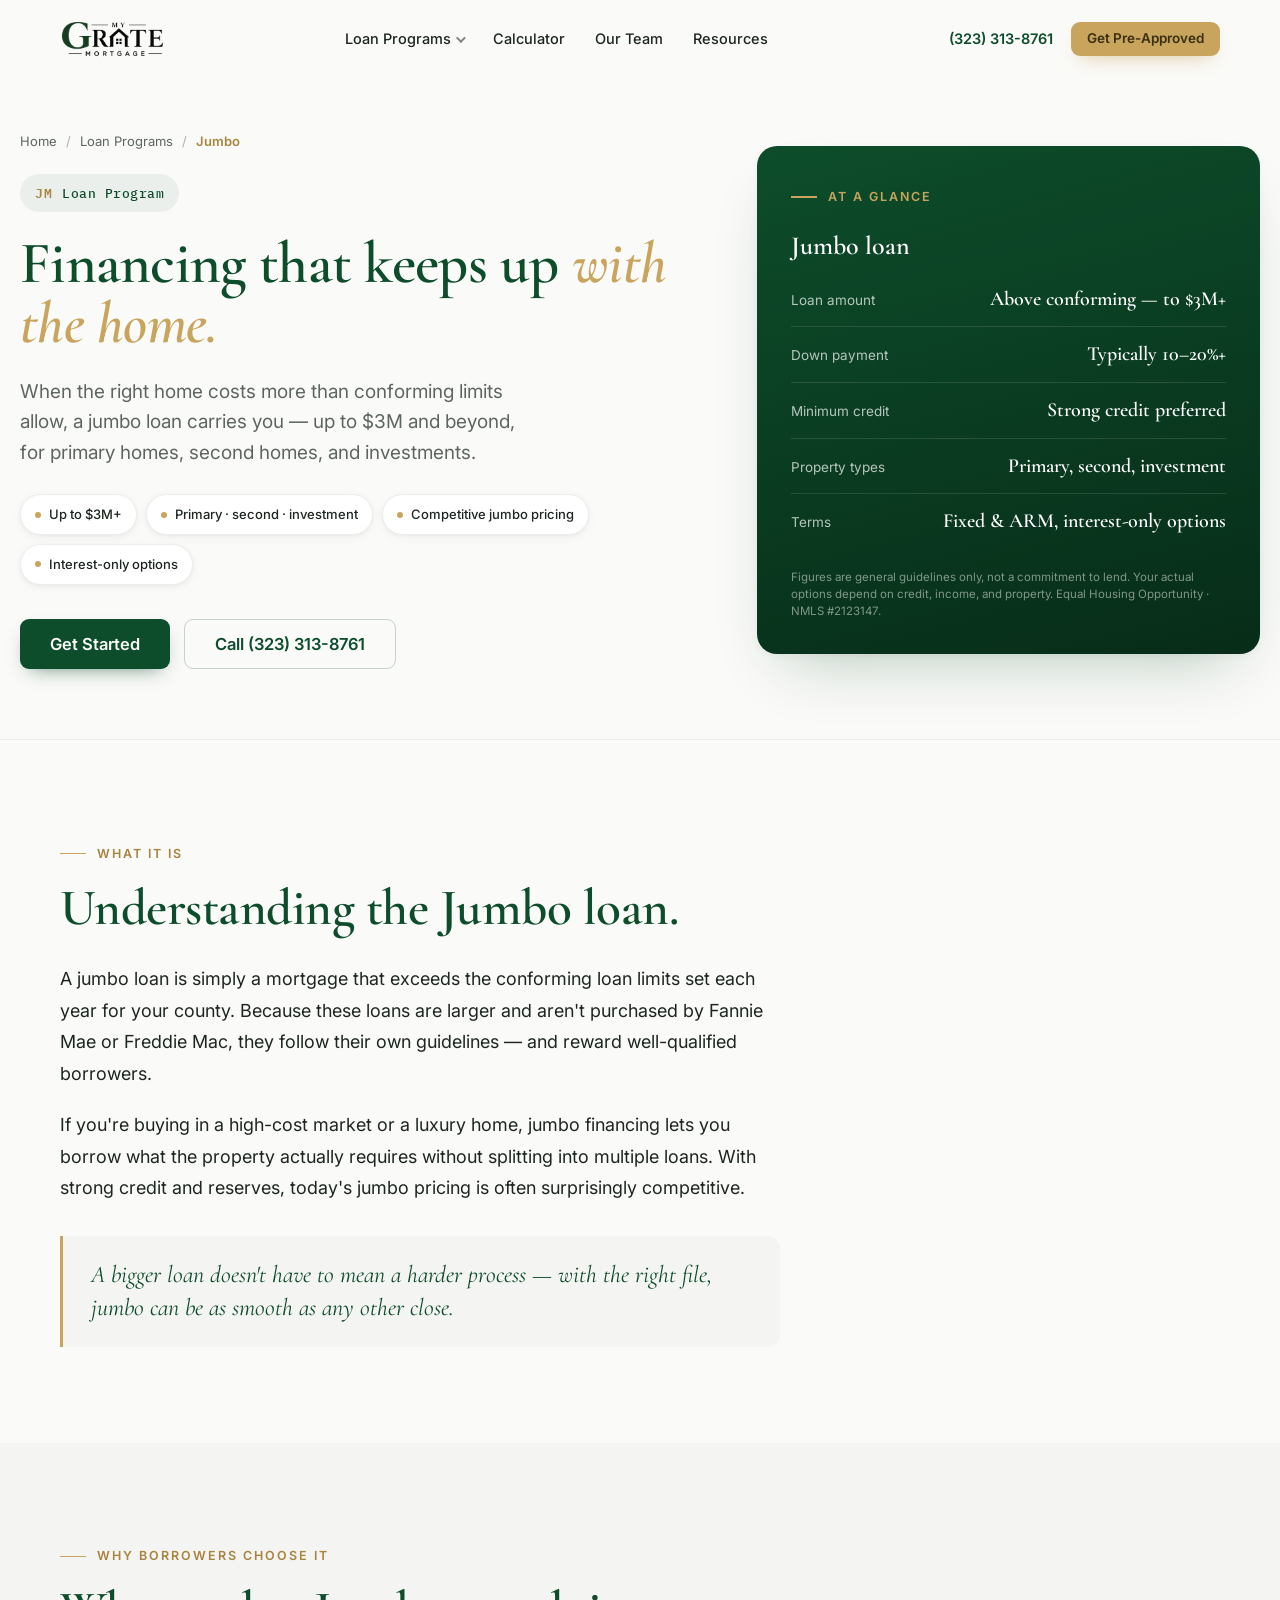
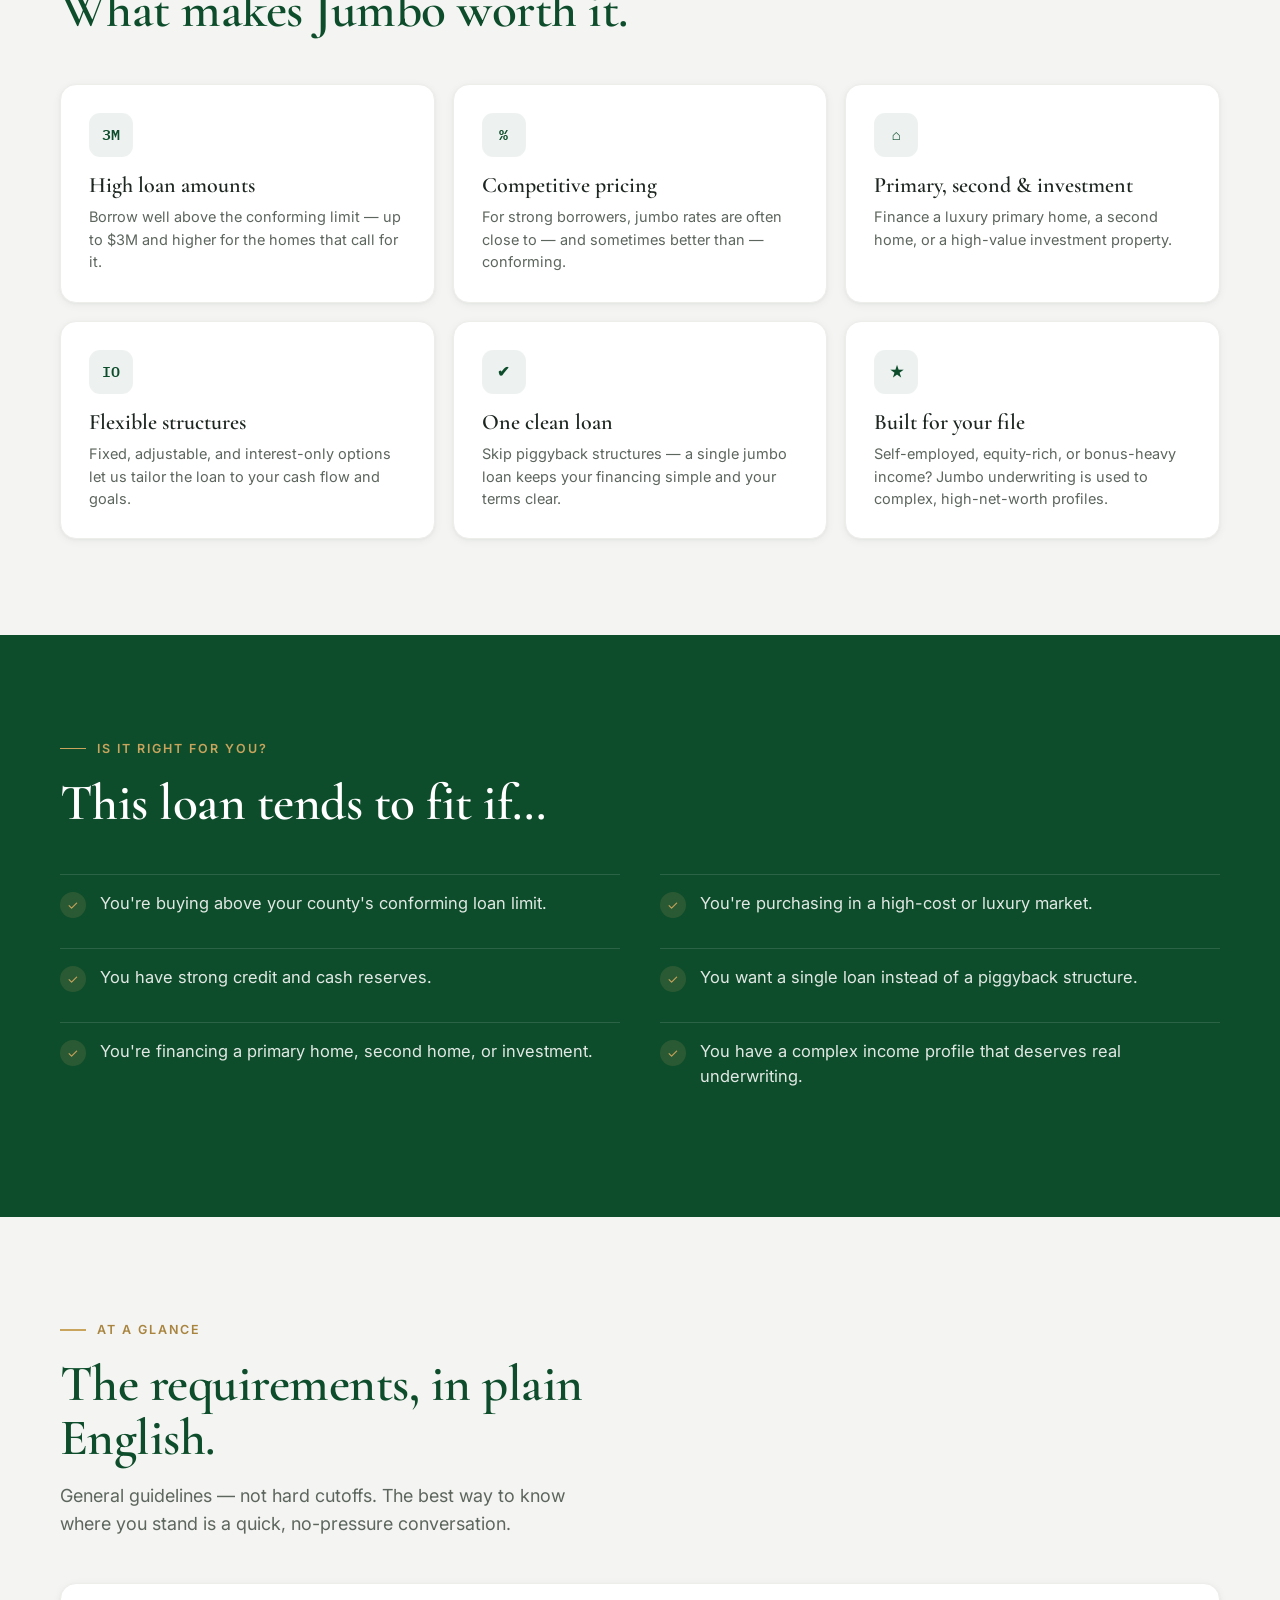
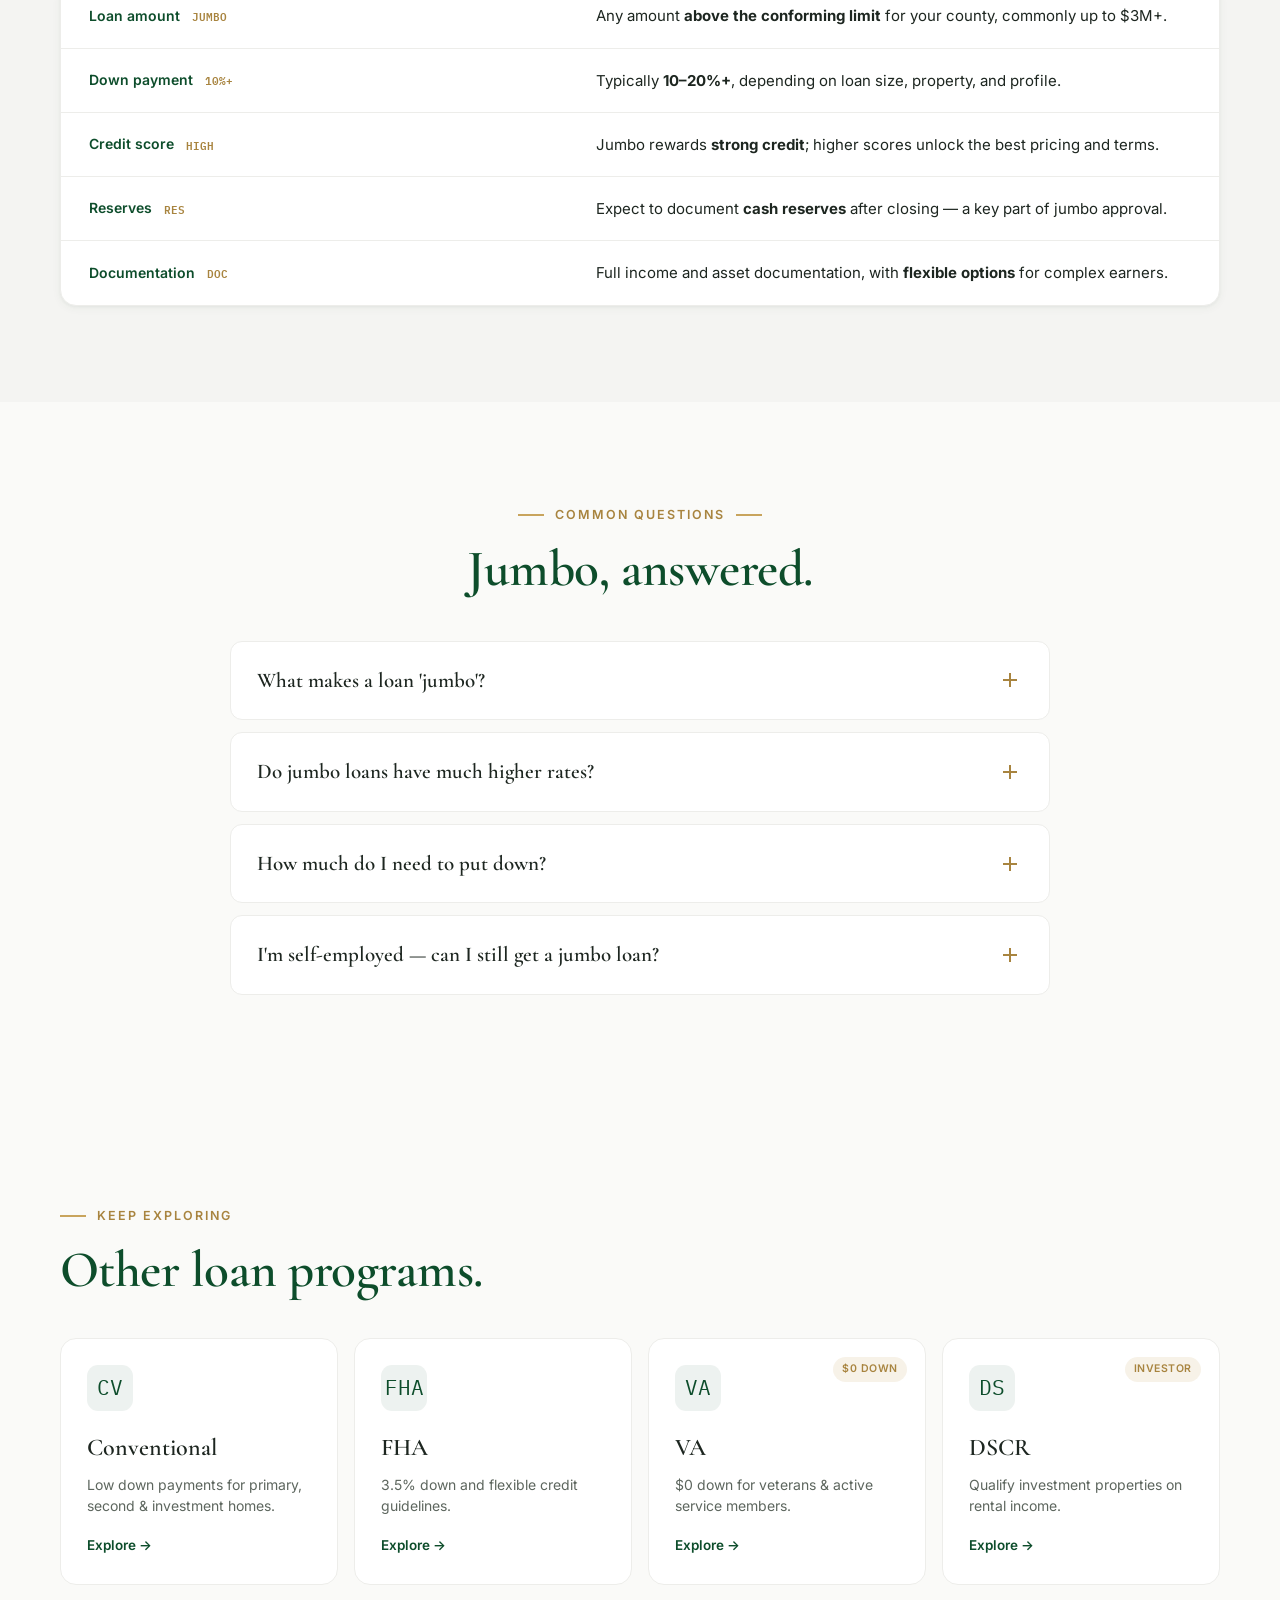
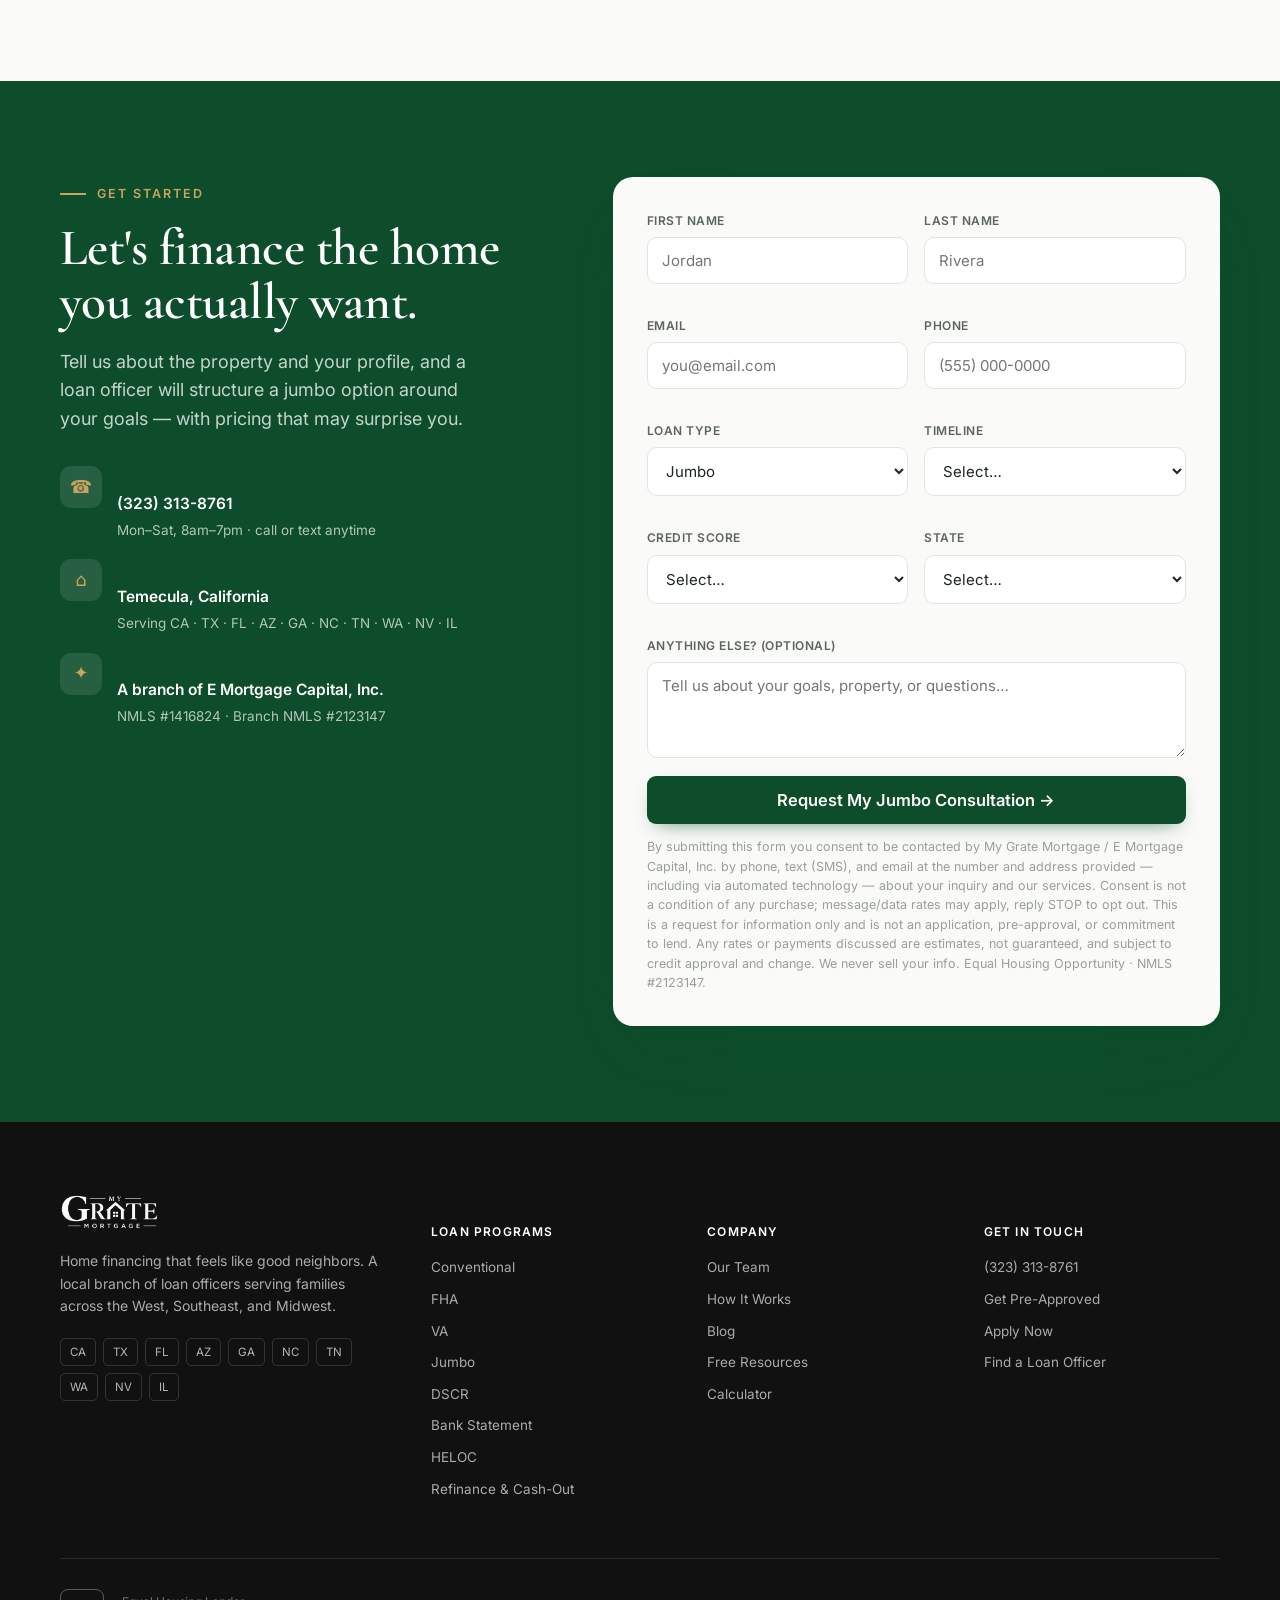
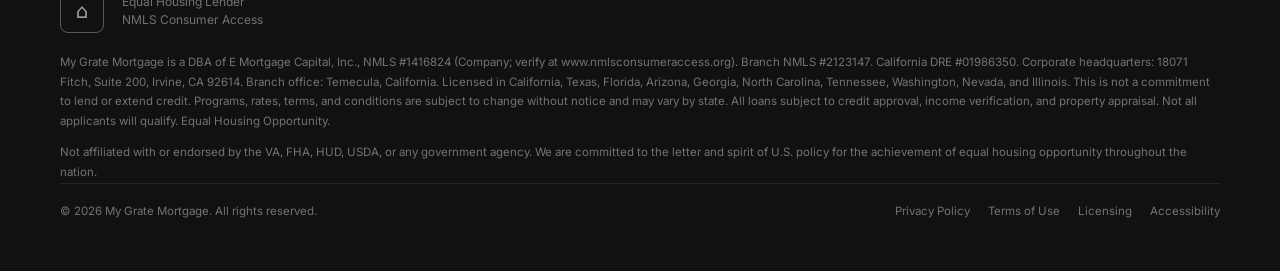
<file: programs/jumbo.html>
<!DOCTYPE html>
<html lang="en">
<head>
<meta charset="UTF-8" />
<meta name="viewport" content="width=device-width, initial-scale=1.0" />
<title>Jumbo Loans — My Grate Mortgage</title>
<meta name="description" content="Jumbo home loans from My Grate Mortgage — financing above conforming limits up to $3M+ for luxury and high-cost markets." />
<link rel="stylesheet" href="../styles.css" />
</head>
<body>

<nav class="nav">
  <div class="wrap nav-in">
    <a href="../index.html"><img class="nav-logo" src="../assets/logo.png" alt="My Grate Mortgage" /></a>
    <div class="nav-links">
      <div class="has-drop"><a href="../index.html#programs">Loan Programs <i class="caret"></i></a>
        <div class="dropdown">
          <a class="drop-item" href="conventional.html"><span class="drop-ic mono">CV</span><span><h5>Conventional</h5><p>Low down payments for primary, second & investment homes.</p></span></a>
          <a class="drop-item" href="fha.html"><span class="drop-ic mono">FHA</span><span><h5>FHA</h5><p>3.5% down and flexible credit guidelines.</p></span></a>
          <a class="drop-item" href="va.html"><span class="drop-ic mono">VA</span><span><h5>VA</h5><p>$0 down for veterans & active service members.</p></span></a>
          <a class="drop-item" href="jumbo.html"><span class="drop-ic mono">JM</span><span><h5>Jumbo</h5><p>Financing above conforming limits, up to $3M+.</p></span></a>
          <a class="drop-item" href="dscr.html"><span class="drop-ic mono">DS</span><span><h5>DSCR</h5><p>Qualify investment properties on rental income.</p></span></a>
          <a class="drop-item" href="bank-statement.html"><span class="drop-ic mono">BS</span><span><h5>Bank Statement</h5><p>For self-employed borrowers — no tax returns.</p></span></a>
          <a class="drop-item" href="heloc.html"><span class="drop-ic mono">HE</span><span><h5>HELOC</h5><p>Tap your equity with a flexible line of credit.</p></span></a>
          <a class="drop-item" href="refinance.html"><span class="drop-ic mono">RF</span><span><h5>Refinance & Cash-Out</h5><p>Lower your rate, shorten your term, or tap your equity.</p></span></a>
        </div>
      </div>
      <a href="../index.html#calculator">Calculator</a>
      <a href="../index.html#team">Our Team</a>
      <a href="../index.html#resources">Resources</a>
    </div>
    <div class="nav-right">
      <a class="nav-phone" href="tel:3233138761">(323) 313-8761</a>
      <a class="btn btn-gold btn-sm" href="#apply">Get Pre-Approved</a>
      <a class="btn btn-green btn-sm nav-mob" href="#apply">Apply</a>
    </div>
  </div>
</nav>

<header class="lp-hero" id="top">
  <div class="wrap lp-hero-grid">
    <div class="reveal">
      <div class="crumb"><a href="../index.html">Home</a><span class="sep">/</span><a href="../index.html#programs">Loan Programs</a><span class="sep">/</span><span class="cur">Jumbo</span></div>
      <span class="lp-badge"><span class="code">JM</span> Loan Program</span>
      <h1>Financing that keeps up <em>with the home.</em></h1>
      <p class="lp-lead">When the right home costs more than conforming limits allow, a jumbo loan carries you — up to $3M and beyond, for primary homes, second homes, and investments.</p>
      <div class="lp-chips"><span>Up to $3M+</span><span>Primary · second · investment</span><span>Competitive jumbo pricing</span><span>Interest-only options</span></div>
      <div class="lp-hero-cta">
        <a class="btn btn-green btn-lg" href="#apply">Get Started</a>
        <a class="btn btn-ghost btn-lg" href="tel:3233138761">Call (323) 313-8761</a>
      </div>
    </div>
    <aside class="glance reveal">
      <span class="eyebrow">At a Glance</span>
      <h3>Jumbo loan</h3>
      <div class="glance-rows">
        <div class="glance-row"><span class="k">Loan amount</span><span class="v">Above conforming — to $3M+</span></div>
        <div class="glance-row"><span class="k">Down payment</span><span class="v">Typically 10–20%+</span></div>
        <div class="glance-row"><span class="k">Minimum credit</span><span class="v">Strong credit preferred</span></div>
        <div class="glance-row"><span class="k">Property types</span><span class="v">Primary, second, investment</span></div>
        <div class="glance-row"><span class="k">Terms</span><span class="v">Fixed & ARM, interest-only options</span></div>
      </div>
      <p class="glance-note">Figures are general guidelines only, not a commitment to lend. Your actual options depend on credit, income, and property. Equal Housing Opportunity · NMLS #2123147.</p>
    </aside>
  </div>
</header>

<section class="sec-pad">
  <div class="wrap">
    <div class="sec-head reveal">
      <span class="eyebrow">What It Is</span>
      <h2 class="s-title">Understanding the Jumbo loan.</h2>
    </div>
    <div class="lp-prose reveal" style="margin-top:28px;">
      <p>A jumbo loan is simply a mortgage that exceeds the conforming loan limits set each year for your county. Because these loans are larger and aren't purchased by Fannie Mae or Freddie Mac, they follow their own guidelines — and reward well-qualified borrowers.</p>
      <p>If you're buying in a high-cost market or a luxury home, jumbo financing lets you borrow what the property actually requires without splitting into multiple loans. With strong credit and reserves, today's jumbo pricing is often surprisingly competitive.</p>
    </div>
    <blockquote class="lp-pullquote reveal" style="margin-top:32px;max-width:720px;">A bigger loan doesn't have to mean a harder process — with the right file, jumbo can be as smooth as any other close.</blockquote>
  </div>
</section>

<section class="programs sec-pad">
  <div class="wrap">
    <div class="sec-head reveal">
      <span class="eyebrow">Why Borrowers Choose It</span>
      <h2 class="s-title">What makes Jumbo worth it.</h2>
    </div>
    <div class="ben-grid">
      <div class="ben-card reveal"><div class="ic">3M</div><h3>High loan amounts</h3><p>Borrow well above the conforming limit — up to $3M and higher for the homes that call for it.</p></div>
      <div class="ben-card reveal"><div class="ic">%</div><h3>Competitive pricing</h3><p>For strong borrowers, jumbo rates are often close to — and sometimes better than — conforming.</p></div>
      <div class="ben-card reveal"><div class="ic">⌂</div><h3>Primary, second & investment</h3><p>Finance a luxury primary home, a second home, or a high-value investment property.</p></div>
      <div class="ben-card reveal"><div class="ic">IO</div><h3>Flexible structures</h3><p>Fixed, adjustable, and interest-only options let us tailor the loan to your cash flow and goals.</p></div>
      <div class="ben-card reveal"><div class="ic">✔</div><h3>One clean loan</h3><p>Skip piggyback structures — a single jumbo loan keeps your financing simple and your terms clear.</p></div>
      <div class="ben-card reveal"><div class="ic">★</div><h3>Built for your file</h3><p>Self-employed, equity-rich, or bonus-heavy income? Jumbo underwriting is used to complex, high-net-worth profiles.</p></div>
    </div>
  </div>
</section>

<section class="forwho sec-pad">
  <div class="wrap">
    <div class="sec-head reveal">
      <span class="eyebrow" style="color:var(--gold);">Is It Right For You?</span>
      <h2 class="s-title">This loan tends to fit if…</h2>
    </div>
    <ul class="forwho-grid reveal">
      <li><span class="tick">✓</span><span>You're buying above your county's conforming loan limit.</span></li>
      <li><span class="tick">✓</span><span>You're purchasing in a high-cost or luxury market.</span></li>
      <li><span class="tick">✓</span><span>You have strong credit and cash reserves.</span></li>
      <li><span class="tick">✓</span><span>You want a single loan instead of a piggyback structure.</span></li>
      <li><span class="tick">✓</span><span>You're financing a primary home, second home, or investment.</span></li>
      <li><span class="tick">✓</span><span>You have a complex income profile that deserves real underwriting.</span></li>
    </ul>
  </div>
</section>

<section class="req-wrap sec-pad">
  <div class="wrap">
    <div class="sec-head reveal">
      <span class="eyebrow">At a Glance</span>
      <h2 class="s-title">The requirements, in plain English.</h2>
      <p class="s-sub" style="margin-top:16px;">General guidelines — not hard cutoffs. The best way to know where you stand is a quick, no-pressure conversation.</p>
    </div>
    <div class="req-table reveal">
      <div class="rrow"><div class="rk">Loan amount <span class="mono">JUMBO</span></div><div class="rv">Any amount <strong>above the conforming limit</strong> for your county, commonly up to $3M+.</div></div>
      <div class="rrow"><div class="rk">Down payment <span class="mono">10%+</span></div><div class="rv">Typically <strong>10–20%+</strong>, depending on loan size, property, and profile.</div></div>
      <div class="rrow"><div class="rk">Credit score <span class="mono">HIGH</span></div><div class="rv">Jumbo rewards <strong>strong credit</strong>; higher scores unlock the best pricing and terms.</div></div>
      <div class="rrow"><div class="rk">Reserves <span class="mono">RES</span></div><div class="rv">Expect to document <strong>cash reserves</strong> after closing — a key part of jumbo approval.</div></div>
      <div class="rrow"><div class="rk">Documentation <span class="mono">DOC</span></div><div class="rv">Full income and asset documentation, with <strong>flexible options</strong> for complex earners.</div></div>
    </div>
  </div>
</section>

<section class="sec-pad">
  <div class="wrap">
    <div class="sec-head reveal" style="margin:0 auto;text-align:center;">
      <span class="eyebrow center">Common Questions</span>
      <h2 class="s-title">Jumbo, answered.</h2>
    </div>
    <div class="faq reveal">
      <details><summary>What makes a loan 'jumbo'?<span class="pm"></span></summary><p>It's any mortgage larger than the conforming loan limit set for your county each year. Anything above that threshold is considered jumbo and follows its own guidelines.</p></details>
      <details><summary>Do jumbo loans have much higher rates?<span class="pm"></span></summary><p>Not necessarily. For well-qualified borrowers with strong credit and reserves, jumbo rates today are often very competitive with conforming loans — sometimes even lower.</p></details>
      <details><summary>How much do I need to put down?<span class="pm"></span></summary><p>It varies with the loan size and property, but many jumbo loans start around 10–20% down. Larger loans or investment properties may require more. We'll pinpoint it for your scenario.</p></details>
      <details><summary>I'm self-employed — can I still get a jumbo loan?<span class="pm"></span></summary><p>Absolutely. Jumbo underwriting regularly handles self-employed and high-net-worth borrowers, and we have documentation options built for complex income. Let's review your specifics.</p></details>
    </div>
  </div>
</section>

<section class="related sec-pad">
  <div class="wrap">
    <div class="sec-head reveal">
      <span class="eyebrow">Keep Exploring</span>
      <h2 class="s-title">Other loan programs.</h2>
    </div>
    <div class="rel-grid">
      <a class="prog-card reveal" href="conventional.html"><div class="bar"></div><div class="ic mono">CV</div><h3>Conventional</h3><p>Low down payments for primary, second & investment homes.</p><span class="lnk">Explore →</span></a>
      <a class="prog-card reveal" href="fha.html"><div class="bar"></div><div class="ic mono">FHA</div><h3>FHA</h3><p>3.5% down and flexible credit guidelines.</p><span class="lnk">Explore →</span></a>
      <a class="prog-card reveal" href="va.html"><div class="bar"></div><span class="tag">$0 Down</span><div class="ic mono">VA</div><h3>VA</h3><p>$0 down for veterans & active service members.</p><span class="lnk">Explore →</span></a>
      <a class="prog-card reveal" href="dscr.html"><div class="bar"></div><span class="tag">Investor</span><div class="ic mono">DS</div><h3>DSCR</h3><p>Qualify investment properties on rental income.</p><span class="lnk">Explore →</span></a>
    </div>
  </div>
</section>

<section class="contact sec-pad" id="apply">
  <div class="wrap contact-grid">
    <div class="reveal">
      <span class="eyebrow" style="color:var(--gold);">Get Started</span>
      <h2 class="s-title">Let's finance the home you actually want.</h2>
      <p class="contact-lead">Tell us about the property and your profile, and a loan officer will structure a jumbo option around your goals — with pricing that may surprise you.</p>
      <div class="contact-feat">
        <div class="it"><span class="ic">☎</span><div><h5>(323) 313-8761</h5><p>Mon–Sat, 8am–7pm · call or text anytime</p></div></div>
        <div class="it"><span class="ic">⌂</span><div><h5>Temecula, California</h5><p>Serving CA · TX · FL · AZ · GA · NC · TN · WA · NV · IL</p></div></div>
        <div class="it"><span class="ic">✦</span><div><h5>A branch of E Mortgage Capital, Inc.</h5><p>NMLS #1416824 · Branch NMLS #2123147</p></div></div>
      </div>
    </div>
    <form class="contact-form reveal" data-validate data-success="Thanks! Your loan officer will be in touch shortly.">
      <div class="grid2">
        <div class="field"><label>First Name</label><input required type="text" placeholder="Jordan" /><span class="msg">Required</span></div>
        <div class="field"><label>Last Name</label><input required type="text" placeholder="Rivera" /><span class="msg">Required</span></div>
      </div>
      <div class="grid2">
        <div class="field"><label>Email</label><input required type="email" placeholder="you@email.com" /><span class="msg">Enter a valid email</span></div>
        <div class="field"><label>Phone</label><input required type="tel" placeholder="(555) 000-0000" /><span class="msg">Enter a valid phone</span></div>
      </div>
      <div class="grid2">
        <div class="field"><label>Loan Type</label><select><option>Conventional</option><option>FHA</option><option>VA</option><option selected>Jumbo</option><option>DSCR (Investor)</option><option>Bank Statement</option><option>HELOC</option><option>Refinance / Cash-Out</option><option>Not sure yet</option></select></div>
        <div class="field"><label>Timeline</label><select><option value="">Select…</option><option>As soon as possible</option><option>1–3 months</option><option>3–6 months</option><option>Just researching</option></select></div>
      </div>
      <div class="grid2">
        <div class="field"><label>Credit Score</label><select><option value="">Select…</option><option>740 or higher</option><option>700–739</option><option>660–699</option><option>620–659</option><option>Below 620</option><option>Not sure</option></select></div>
        <div class="field"><label>State</label><select><option value="">Select…</option><option>California</option><option>Texas</option><option>Florida</option><option>Arizona</option><option>Georgia</option><option>North Carolina</option><option>Tennessee</option><option>Washington</option><option>Nevada</option><option>Illinois</option></select></div>
      </div>
      <div class="field" style="margin-bottom:18px;"><label>Anything else? (optional)</label><textarea placeholder="Tell us about your goals, property, or questions…"></textarea></div>
      <button type="submit" class="btn btn-green" style="width:100%;padding:16px;font-size:16.5px;">Request My Jumbo Consultation →</button>
      <p class="fineprint" style="color:#97a09a;text-align:left;line-height:1.55;">By submitting this form you consent to be contacted by My Grate Mortgage / E Mortgage Capital, Inc. by phone, text (SMS), and email at the number and address provided — including via automated technology — about your inquiry and our services. Consent is not a condition of any purchase; message/data rates may apply, reply STOP to opt out. This is a request for information only and is not an application, pre-approval, or commitment to lend. Any rates or payments discussed are estimates, not guaranteed, and subject to credit approval and change. We never sell your info. Equal Housing Opportunity · NMLS #2123147.</p>
    </form>
  </div>
</section>

<footer class="footer">
  <div class="wrap">
    <div class="foot-top">
      <div>
        <img class="foot-logo" src="../assets/logo-white.png" alt="My Grate Mortgage" />
        <p class="foot-about">Home financing that feels like good neighbors. A local branch of loan officers serving families across the West, Southeast, and Midwest.</p>
        <div class="foot-states">
          <span>CA</span><span>TX</span><span>FL</span><span>AZ</span><span>GA</span><span>NC</span><span>TN</span><span>WA</span><span>NV</span><span>IL</span>
        </div>
      </div>
      <div class="foot-col">
        <h6>Loan Programs</h6>
        <a href="conventional.html">Conventional</a><a href="fha.html">FHA</a><a href="va.html">VA</a><a href="jumbo.html">Jumbo</a><a href="dscr.html">DSCR</a><a href="bank-statement.html">Bank Statement</a><a href="heloc.html">HELOC</a><a href="refinance.html">Refinance & Cash-Out</a>
      </div>
      <div class="foot-col">
        <h6>Company</h6>
        <a href="../index.html#team">Our Team</a><a href="../index.html#process">How It Works</a><a href="../index.html#blog">Blog</a><a href="../index.html#resources">Free Resources</a><a href="../index.html#calculator">Calculator</a>
      </div>
      <div class="foot-col">
        <h6>Get In Touch</h6>
        <a href="tel:3233138761">(323) 313-8761</a><a href="#apply">Get Pre-Approved</a><a href="#apply">Apply Now</a><a href="../index.html#team">Find a Loan Officer</a>
      </div>
    </div>
    <div class="foot-legal">
      <div class="badges">
        <div class="eho" title="Equal Housing Lender">⌂</div>
        <div style="font-size:12px;line-height:1.5;">Equal Housing Lender<br/>NMLS Consumer Access</div>
      </div>
      <p>My Grate Mortgage is a DBA of E Mortgage Capital, Inc., NMLS #1416824 (Company; verify at www.nmlsconsumeraccess.org). Branch NMLS #2123147. California DRE #01986350. Corporate headquarters: 18071 Fitch, Suite 200, Irvine, CA 92614. Branch office: Temecula, California. Licensed in California, Texas, Florida, Arizona, Georgia, North Carolina, Tennessee, Washington, Nevada, and Illinois. This is not a commitment to lend or extend credit. Programs, rates, terms, and conditions are subject to change without notice and may vary by state. All loans subject to credit approval, income verification, and property appraisal. Not all applicants will qualify. Equal Housing Opportunity.</p>
      <p style="margin-top:12px;">Not affiliated with or endorsed by the VA, FHA, HUD, USDA, or any government agency. We are committed to the letter and spirit of U.S. policy for the achievement of equal housing opportunity throughout the nation.</p>
      <div class="foot-bottom">
        <span>© 2026 My Grate Mortgage. All rights reserved.</span>
        <span style="display:flex;gap:18px;"><a href="#" data-legal="privacy">Privacy Policy</a><a href="#" data-legal="terms">Terms of Use</a><a href="#" data-legal="licensing">Licensing</a><a href="#" data-legal="accessibility">Accessibility</a></span>
      </div>
    </div>
  </div>
</footer>

<div class="modal-bg" id="legal-modal">
  <div class="modal modal-legal">
    <button class="x" data-close-legal aria-label="Close">×</button>
    <div id="legal-content"></div>
  </div>
</div>

<script src="../app.js"></script>

<template id="__bundler_thumbnail">
  <svg viewBox="0 0 100 100" xmlns="http://www.w3.org/2000/svg">
    <rect width="100" height="100" fill="#0D4D2B"/>
    <path d="M50 26 L72 44 V72 H28 V44 Z" fill="none" stroke="#C8A45D" stroke-width="3.2" stroke-linejoin="round"/>
    <text x="50" y="60" font-family="'IBM Plex Mono',monospace" font-size="15" font-weight="700" fill="#FAFAF8" text-anchor="middle">JM</text>
  </svg>
</template>
</body>
</html>
</file>
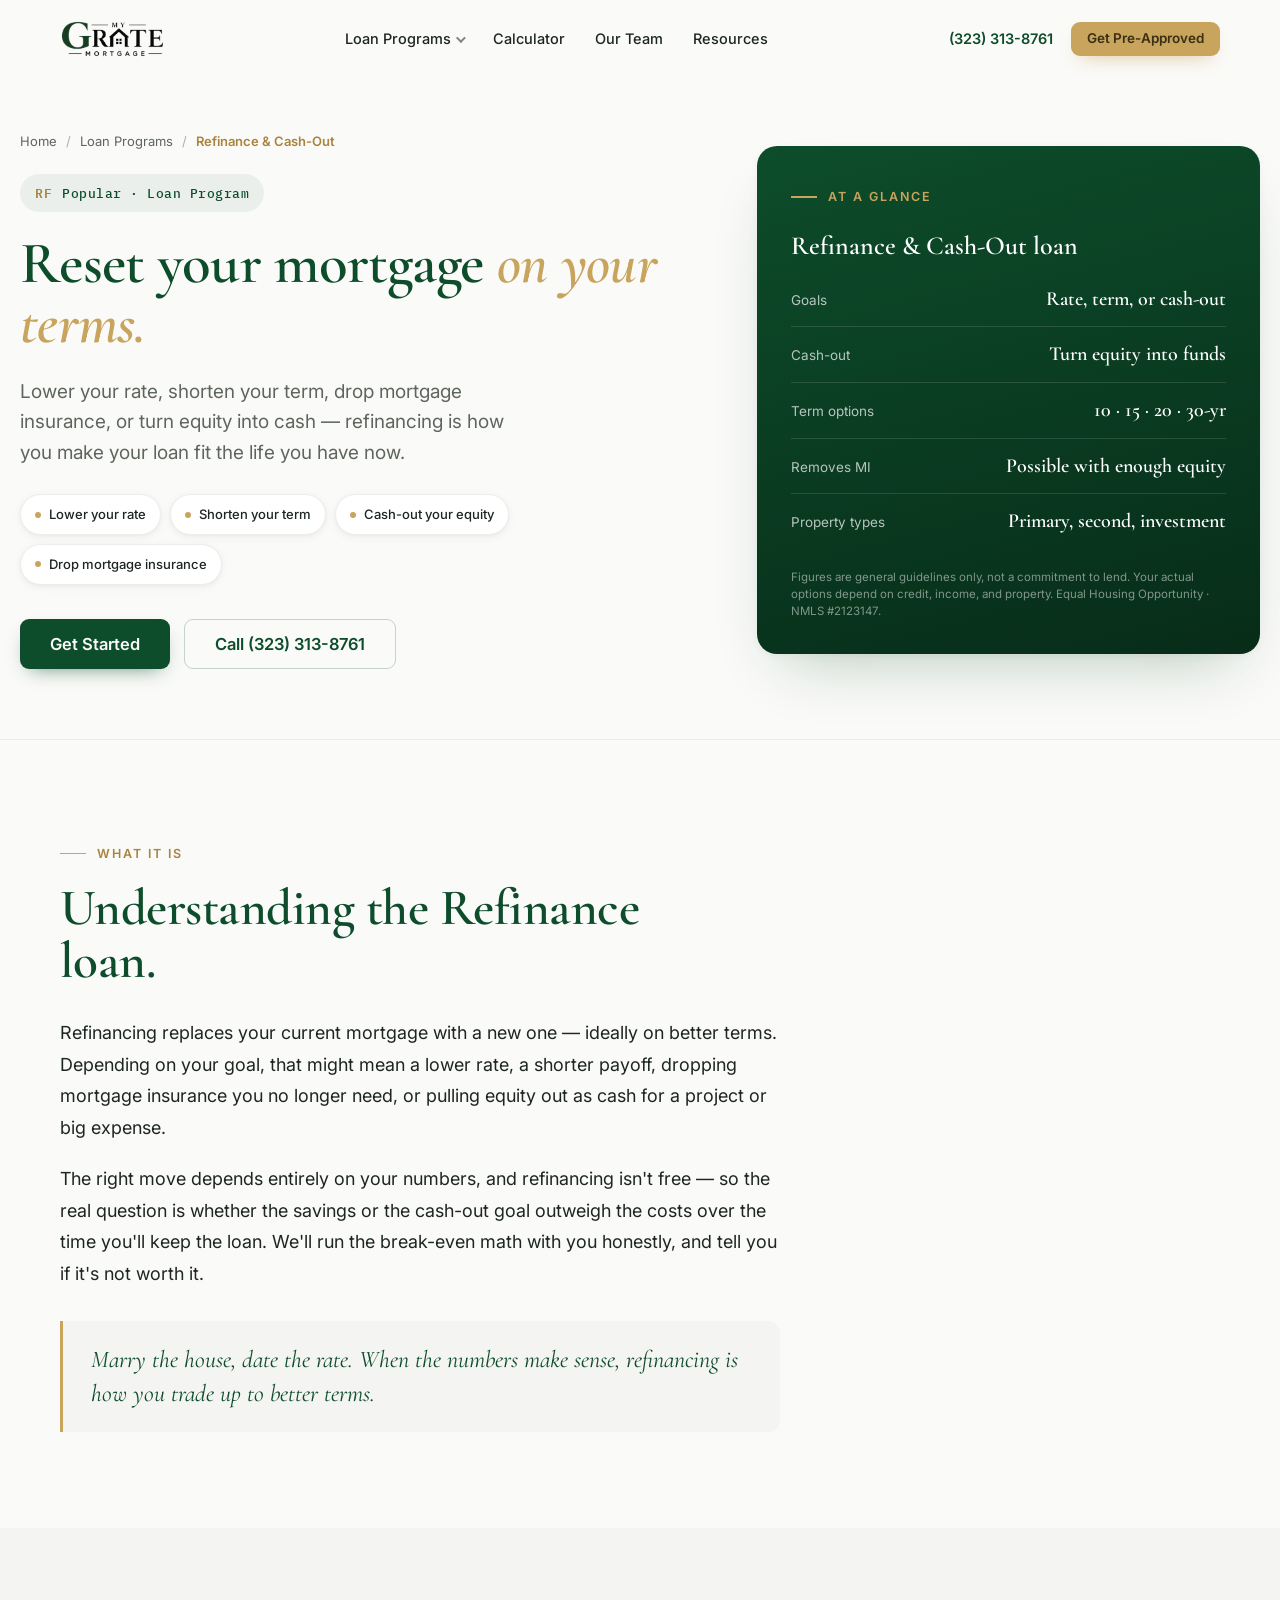
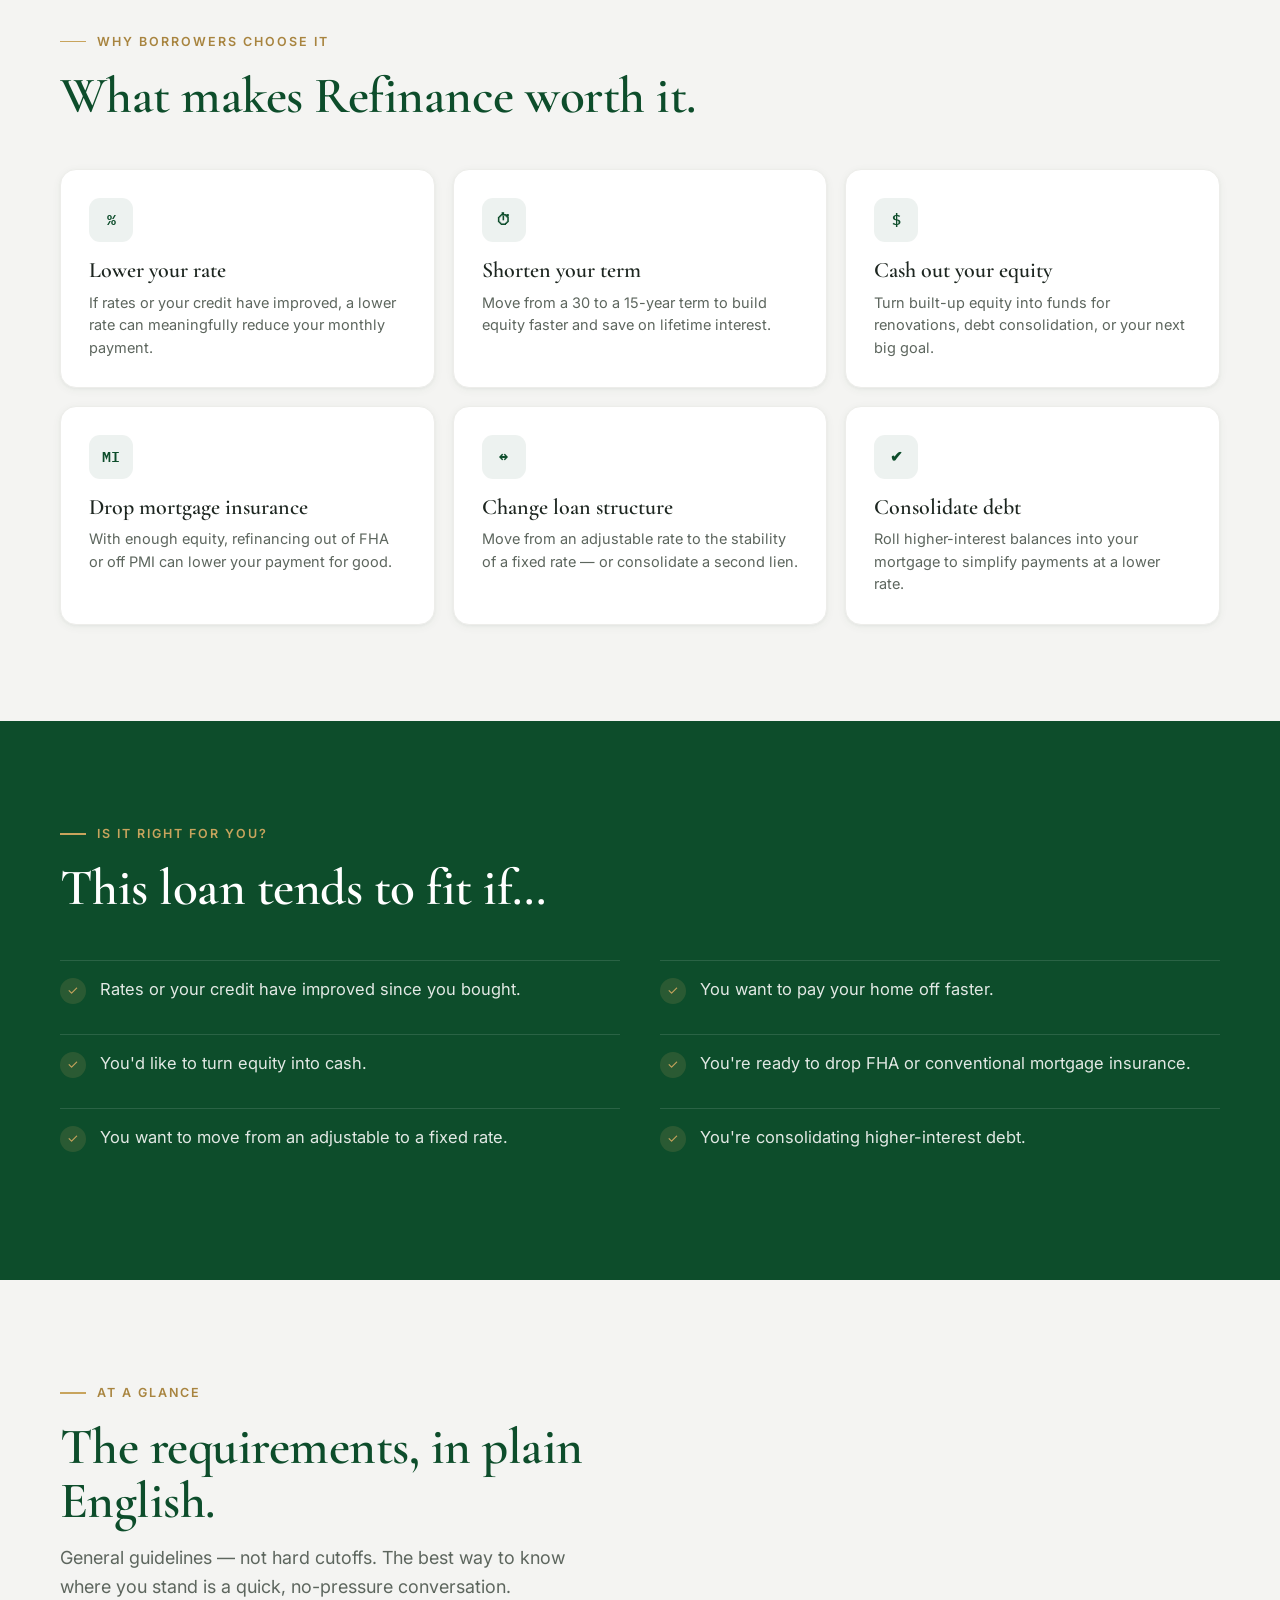
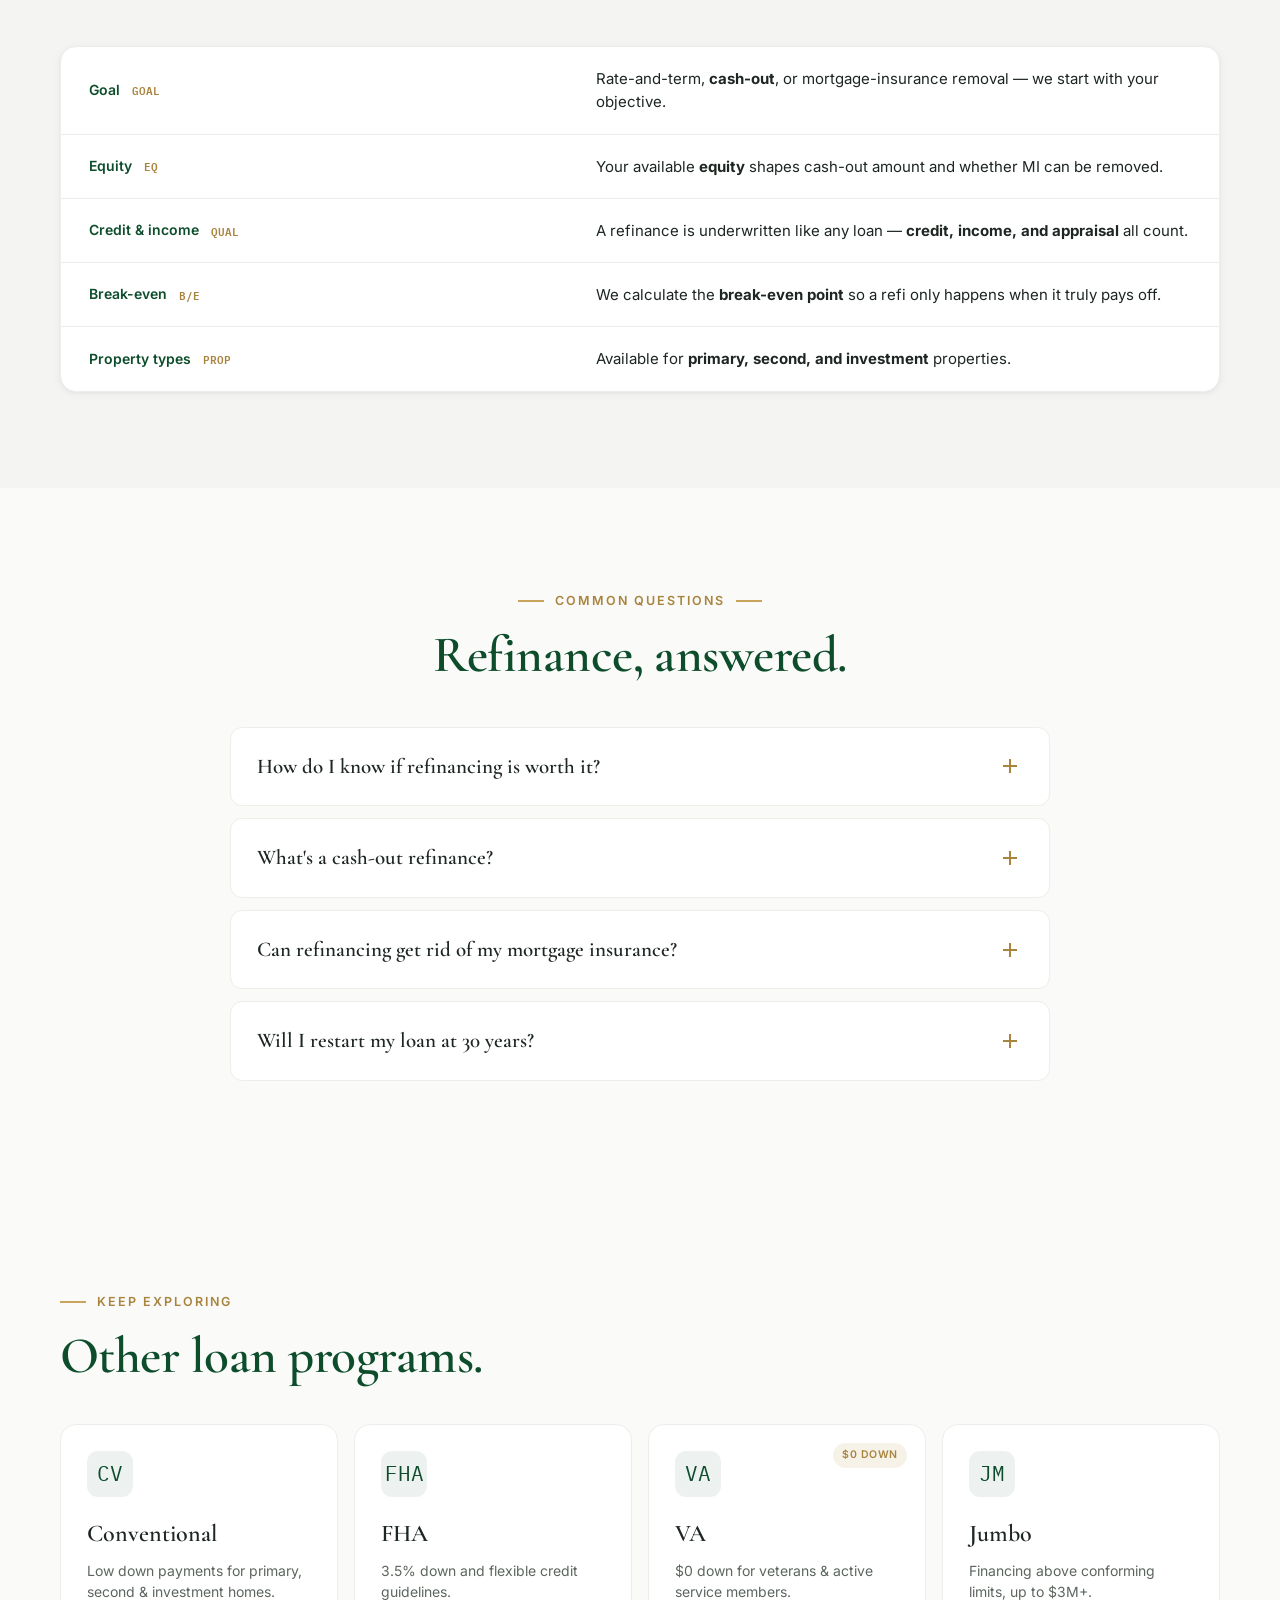
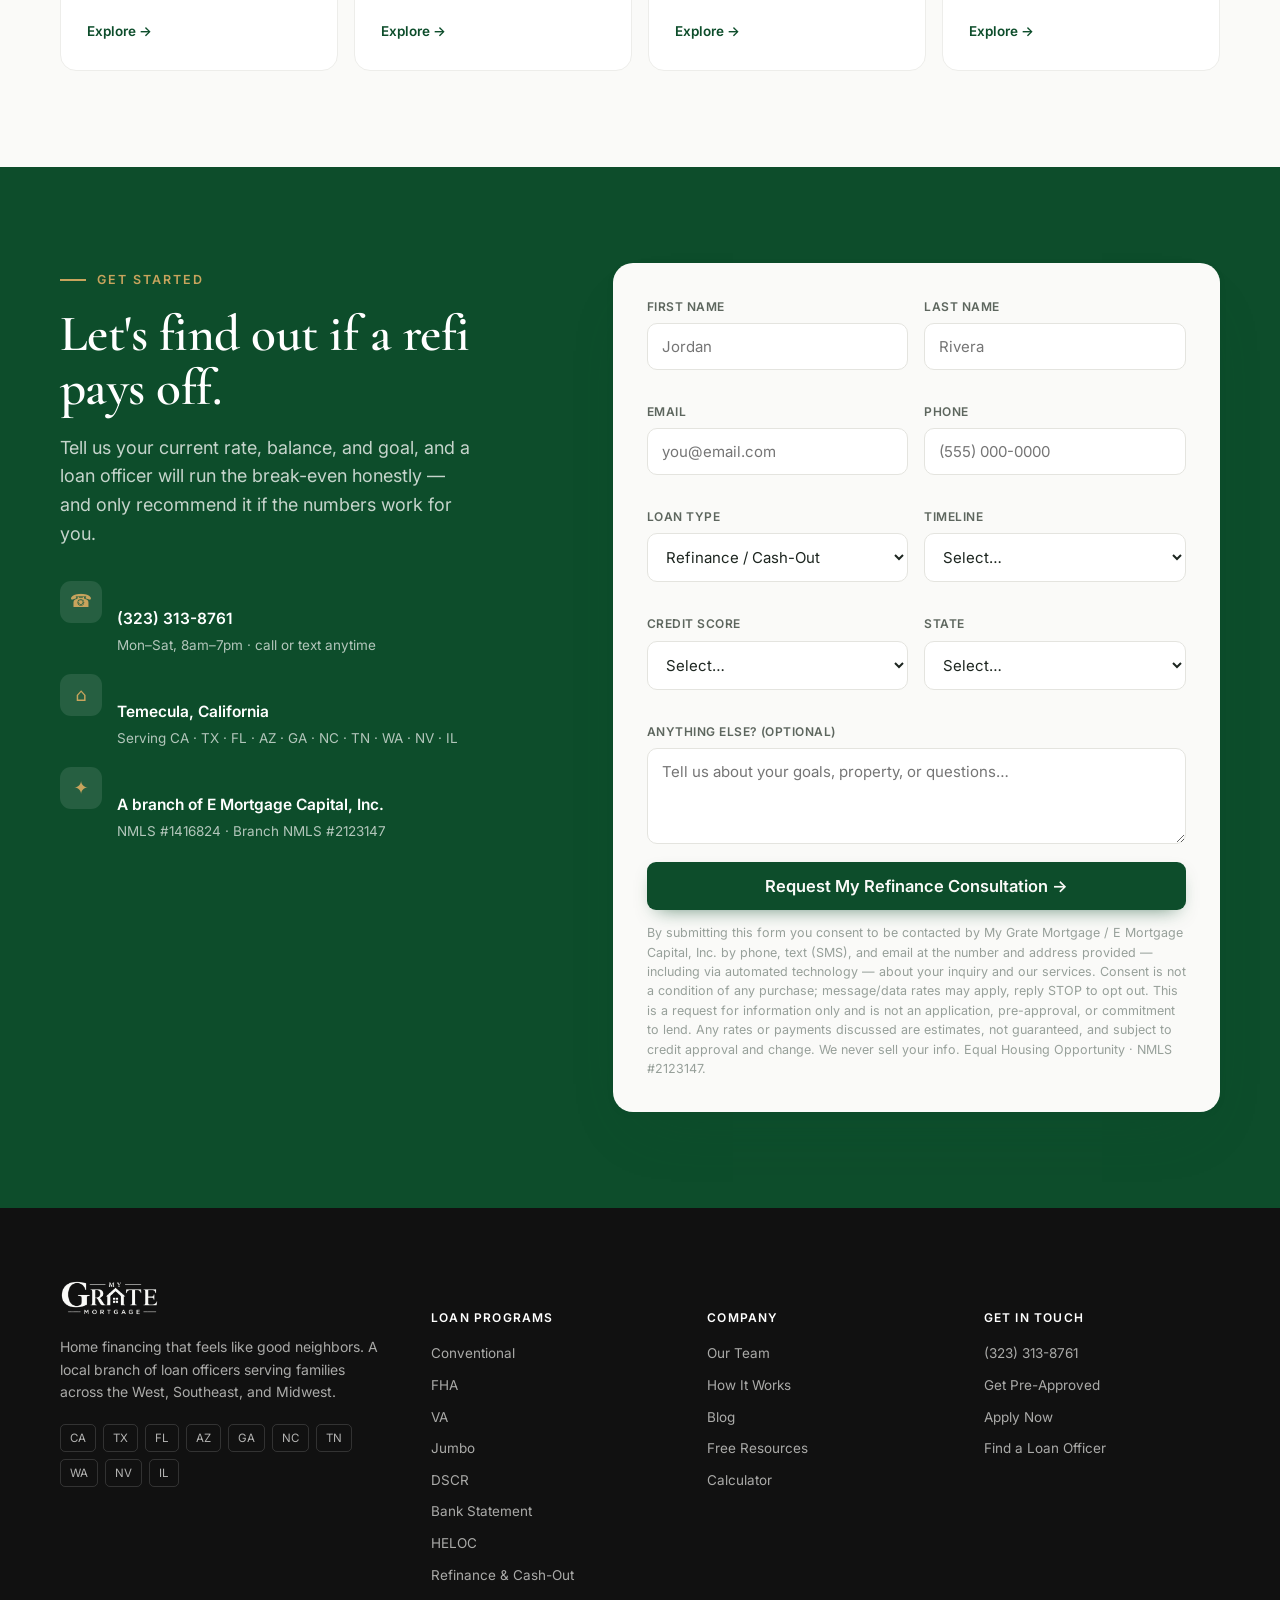
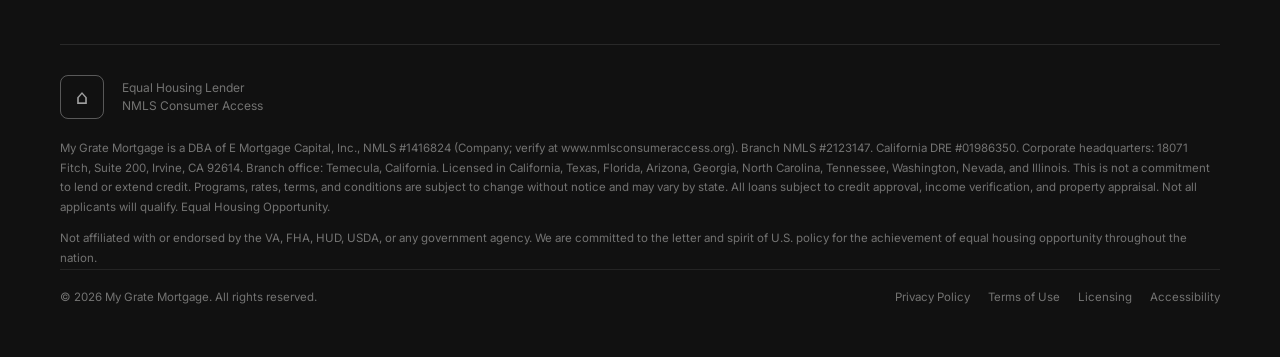
<file: programs/refinance.html>
<!DOCTYPE html>
<html lang="en">
<head>
<meta charset="UTF-8" />
<meta name="viewport" content="width=device-width, initial-scale=1.0" />
<title>Refinance & Cash-Out Loans — My Grate Mortgage</title>
<meta name="description" content="Refinance and cash-out loans from My Grate Mortgage — lower your rate, shorten your term, drop mortgage insurance, or turn equity into cash." />
<link rel="stylesheet" href="../styles.css" />
</head>
<body>

<nav class="nav">
  <div class="wrap nav-in">
    <a href="../index.html"><img class="nav-logo" src="../assets/logo.png" alt="My Grate Mortgage" /></a>
    <div class="nav-links">
      <div class="has-drop"><a href="../index.html#programs">Loan Programs <i class="caret"></i></a>
        <div class="dropdown">
          <a class="drop-item" href="conventional.html"><span class="drop-ic mono">CV</span><span><h5>Conventional</h5><p>Low down payments for primary, second & investment homes.</p></span></a>
          <a class="drop-item" href="fha.html"><span class="drop-ic mono">FHA</span><span><h5>FHA</h5><p>3.5% down and flexible credit guidelines.</p></span></a>
          <a class="drop-item" href="va.html"><span class="drop-ic mono">VA</span><span><h5>VA</h5><p>$0 down for veterans & active service members.</p></span></a>
          <a class="drop-item" href="jumbo.html"><span class="drop-ic mono">JM</span><span><h5>Jumbo</h5><p>Financing above conforming limits, up to $3M+.</p></span></a>
          <a class="drop-item" href="dscr.html"><span class="drop-ic mono">DS</span><span><h5>DSCR</h5><p>Qualify investment properties on rental income.</p></span></a>
          <a class="drop-item" href="bank-statement.html"><span class="drop-ic mono">BS</span><span><h5>Bank Statement</h5><p>For self-employed borrowers — no tax returns.</p></span></a>
          <a class="drop-item" href="heloc.html"><span class="drop-ic mono">HE</span><span><h5>HELOC</h5><p>Tap your equity with a flexible line of credit.</p></span></a>
          <a class="drop-item" href="refinance.html"><span class="drop-ic mono">RF</span><span><h5>Refinance & Cash-Out</h5><p>Lower your rate, shorten your term, or tap your equity.</p></span></a>
        </div>
      </div>
      <a href="../index.html#calculator">Calculator</a>
      <a href="../index.html#team">Our Team</a>
      <a href="../index.html#resources">Resources</a>
    </div>
    <div class="nav-right">
      <a class="nav-phone" href="tel:3233138761">(323) 313-8761</a>
      <a class="btn btn-gold btn-sm" href="#apply">Get Pre-Approved</a>
      <a class="btn btn-green btn-sm nav-mob" href="#apply">Apply</a>
    </div>
  </div>
</nav>

<header class="lp-hero" id="top">
  <div class="wrap lp-hero-grid">
    <div class="reveal">
      <div class="crumb"><a href="../index.html">Home</a><span class="sep">/</span><a href="../index.html#programs">Loan Programs</a><span class="sep">/</span><span class="cur">Refinance & Cash-Out</span></div>
      <span class="lp-badge"><span class="code">RF</span> Popular · Loan Program</span>
      <h1>Reset your mortgage <em>on your terms.</em></h1>
      <p class="lp-lead">Lower your rate, shorten your term, drop mortgage insurance, or turn equity into cash — refinancing is how you make your loan fit the life you have now.</p>
      <div class="lp-chips"><span>Lower your rate</span><span>Shorten your term</span><span>Cash-out your equity</span><span>Drop mortgage insurance</span></div>
      <div class="lp-hero-cta">
        <a class="btn btn-green btn-lg" href="#apply">Get Started</a>
        <a class="btn btn-ghost btn-lg" href="tel:3233138761">Call (323) 313-8761</a>
      </div>
    </div>
    <aside class="glance reveal">
      <span class="eyebrow">At a Glance</span>
      <h3>Refinance & Cash-Out loan</h3>
      <div class="glance-rows">
        <div class="glance-row"><span class="k">Goals</span><span class="v">Rate, term, or cash-out</span></div>
        <div class="glance-row"><span class="k">Cash-out</span><span class="v">Turn equity into funds</span></div>
        <div class="glance-row"><span class="k">Term options</span><span class="v">10 · 15 · 20 · 30-yr</span></div>
        <div class="glance-row"><span class="k">Removes MI</span><span class="v">Possible with enough equity</span></div>
        <div class="glance-row"><span class="k">Property types</span><span class="v">Primary, second, investment</span></div>
      </div>
      <p class="glance-note">Figures are general guidelines only, not a commitment to lend. Your actual options depend on credit, income, and property. Equal Housing Opportunity · NMLS #2123147.</p>
    </aside>
  </div>
</header>

<section class="sec-pad">
  <div class="wrap">
    <div class="sec-head reveal">
      <span class="eyebrow">What It Is</span>
      <h2 class="s-title">Understanding the Refinance loan.</h2>
    </div>
    <div class="lp-prose reveal" style="margin-top:28px;">
      <p>Refinancing replaces your current mortgage with a new one — ideally on better terms. Depending on your goal, that might mean a lower rate, a shorter payoff, dropping mortgage insurance you no longer need, or pulling equity out as cash for a project or big expense.</p>
      <p>The right move depends entirely on your numbers, and refinancing isn't free — so the real question is whether the savings or the cash-out goal outweigh the costs over the time you'll keep the loan. We'll run the break-even math with you honestly, and tell you if it's not worth it.</p>
    </div>
    <blockquote class="lp-pullquote reveal" style="margin-top:32px;max-width:720px;">Marry the house, date the rate. When the numbers make sense, refinancing is how you trade up to better terms.</blockquote>
  </div>
</section>

<section class="programs sec-pad">
  <div class="wrap">
    <div class="sec-head reveal">
      <span class="eyebrow">Why Borrowers Choose It</span>
      <h2 class="s-title">What makes Refinance worth it.</h2>
    </div>
    <div class="ben-grid">
      <div class="ben-card reveal"><div class="ic">%</div><h3>Lower your rate</h3><p>If rates or your credit have improved, a lower rate can meaningfully reduce your monthly payment.</p></div>
      <div class="ben-card reveal"><div class="ic">⏱</div><h3>Shorten your term</h3><p>Move from a 30 to a 15-year term to build equity faster and save on lifetime interest.</p></div>
      <div class="ben-card reveal"><div class="ic">$</div><h3>Cash out your equity</h3><p>Turn built-up equity into funds for renovations, debt consolidation, or your next big goal.</p></div>
      <div class="ben-card reveal"><div class="ic">MI</div><h3>Drop mortgage insurance</h3><p>With enough equity, refinancing out of FHA or off PMI can lower your payment for good.</p></div>
      <div class="ben-card reveal"><div class="ic">↔</div><h3>Change loan structure</h3><p>Move from an adjustable rate to the stability of a fixed rate — or consolidate a second lien.</p></div>
      <div class="ben-card reveal"><div class="ic">✔</div><h3>Consolidate debt</h3><p>Roll higher-interest balances into your mortgage to simplify payments at a lower rate.</p></div>
    </div>
  </div>
</section>

<section class="forwho sec-pad">
  <div class="wrap">
    <div class="sec-head reveal">
      <span class="eyebrow" style="color:var(--gold);">Is It Right For You?</span>
      <h2 class="s-title">This loan tends to fit if…</h2>
    </div>
    <ul class="forwho-grid reveal">
      <li><span class="tick">✓</span><span>Rates or your credit have improved since you bought.</span></li>
      <li><span class="tick">✓</span><span>You want to pay your home off faster.</span></li>
      <li><span class="tick">✓</span><span>You'd like to turn equity into cash.</span></li>
      <li><span class="tick">✓</span><span>You're ready to drop FHA or conventional mortgage insurance.</span></li>
      <li><span class="tick">✓</span><span>You want to move from an adjustable to a fixed rate.</span></li>
      <li><span class="tick">✓</span><span>You're consolidating higher-interest debt.</span></li>
    </ul>
  </div>
</section>

<section class="req-wrap sec-pad">
  <div class="wrap">
    <div class="sec-head reveal">
      <span class="eyebrow">At a Glance</span>
      <h2 class="s-title">The requirements, in plain English.</h2>
      <p class="s-sub" style="margin-top:16px;">General guidelines — not hard cutoffs. The best way to know where you stand is a quick, no-pressure conversation.</p>
    </div>
    <div class="req-table reveal">
      <div class="rrow"><div class="rk">Goal <span class="mono">GOAL</span></div><div class="rv">Rate-and-term, <strong>cash-out</strong>, or mortgage-insurance removal — we start with your objective.</div></div>
      <div class="rrow"><div class="rk">Equity <span class="mono">EQ</span></div><div class="rv">Your available <strong>equity</strong> shapes cash-out amount and whether MI can be removed.</div></div>
      <div class="rrow"><div class="rk">Credit & income <span class="mono">QUAL</span></div><div class="rv">A refinance is underwritten like any loan — <strong>credit, income, and appraisal</strong> all count.</div></div>
      <div class="rrow"><div class="rk">Break-even <span class="mono">B/E</span></div><div class="rv">We calculate the <strong>break-even point</strong> so a refi only happens when it truly pays off.</div></div>
      <div class="rrow"><div class="rk">Property types <span class="mono">PROP</span></div><div class="rv">Available for <strong>primary, second, and investment</strong> properties.</div></div>
    </div>
  </div>
</section>

<section class="sec-pad">
  <div class="wrap">
    <div class="sec-head reveal" style="margin:0 auto;text-align:center;">
      <span class="eyebrow center">Common Questions</span>
      <h2 class="s-title">Refinance, answered.</h2>
    </div>
    <div class="faq reveal">
      <details><summary>How do I know if refinancing is worth it?<span class="pm"></span></summary><p>It comes down to break-even: divide your total refinance costs by your monthly savings to find how many months until it pays for itself. If you'll keep the loan past that point, it usually makes sense. We'll run the exact math with you — and tell you if it doesn't.</p></details>
      <details><summary>What's a cash-out refinance?<span class="pm"></span></summary><p>You refinance for more than you currently owe and take the difference as cash, using your home's equity. It's a common way to fund renovations, consolidate debt, or cover a large expense — often at a lower rate than other borrowing.</p></details>
      <details><summary>Can refinancing get rid of my mortgage insurance?<span class="pm"></span></summary><p>Often, yes. If you have an FHA loan or conventional PMI and have built enough equity, refinancing into a new conventional loan can remove that monthly cost. Whether it's worth it depends on the rate trade-off, which we'll evaluate together.</p></details>
      <details><summary>Will I restart my loan at 30 years?<span class="pm"></span></summary><p>You can, but you don't have to. You can refinance into a shorter term to save on lifetime interest, or keep payments lower with a longer term. We'll compare the total cost of each, not just the monthly payment.</p></details>
    </div>
  </div>
</section>

<section class="related sec-pad">
  <div class="wrap">
    <div class="sec-head reveal">
      <span class="eyebrow">Keep Exploring</span>
      <h2 class="s-title">Other loan programs.</h2>
    </div>
    <div class="rel-grid">
      <a class="prog-card reveal" href="conventional.html"><div class="bar"></div><div class="ic mono">CV</div><h3>Conventional</h3><p>Low down payments for primary, second & investment homes.</p><span class="lnk">Explore →</span></a>
      <a class="prog-card reveal" href="fha.html"><div class="bar"></div><div class="ic mono">FHA</div><h3>FHA</h3><p>3.5% down and flexible credit guidelines.</p><span class="lnk">Explore →</span></a>
      <a class="prog-card reveal" href="va.html"><div class="bar"></div><span class="tag">$0 Down</span><div class="ic mono">VA</div><h3>VA</h3><p>$0 down for veterans & active service members.</p><span class="lnk">Explore →</span></a>
      <a class="prog-card reveal" href="jumbo.html"><div class="bar"></div><div class="ic mono">JM</div><h3>Jumbo</h3><p>Financing above conforming limits, up to $3M+.</p><span class="lnk">Explore →</span></a>
    </div>
  </div>
</section>

<section class="contact sec-pad" id="apply">
  <div class="wrap contact-grid">
    <div class="reveal">
      <span class="eyebrow" style="color:var(--gold);">Get Started</span>
      <h2 class="s-title">Let's find out if a refi pays off.</h2>
      <p class="contact-lead">Tell us your current rate, balance, and goal, and a loan officer will run the break-even honestly — and only recommend it if the numbers work for you.</p>
      <div class="contact-feat">
        <div class="it"><span class="ic">☎</span><div><h5>(323) 313-8761</h5><p>Mon–Sat, 8am–7pm · call or text anytime</p></div></div>
        <div class="it"><span class="ic">⌂</span><div><h5>Temecula, California</h5><p>Serving CA · TX · FL · AZ · GA · NC · TN · WA · NV · IL</p></div></div>
        <div class="it"><span class="ic">✦</span><div><h5>A branch of E Mortgage Capital, Inc.</h5><p>NMLS #1416824 · Branch NMLS #2123147</p></div></div>
      </div>
    </div>
    <form class="contact-form reveal" data-validate data-success="Thanks! Your loan officer will be in touch shortly.">
      <div class="grid2">
        <div class="field"><label>First Name</label><input required type="text" placeholder="Jordan" /><span class="msg">Required</span></div>
        <div class="field"><label>Last Name</label><input required type="text" placeholder="Rivera" /><span class="msg">Required</span></div>
      </div>
      <div class="grid2">
        <div class="field"><label>Email</label><input required type="email" placeholder="you@email.com" /><span class="msg">Enter a valid email</span></div>
        <div class="field"><label>Phone</label><input required type="tel" placeholder="(555) 000-0000" /><span class="msg">Enter a valid phone</span></div>
      </div>
      <div class="grid2">
        <div class="field"><label>Loan Type</label><select><option>Conventional</option><option>FHA</option><option>VA</option><option>Jumbo</option><option>DSCR (Investor)</option><option>Bank Statement</option><option>HELOC</option><option selected>Refinance / Cash-Out</option><option>Not sure yet</option></select></div>
        <div class="field"><label>Timeline</label><select><option value="">Select…</option><option>As soon as possible</option><option>1–3 months</option><option>3–6 months</option><option>Just researching</option></select></div>
      </div>
      <div class="grid2">
        <div class="field"><label>Credit Score</label><select><option value="">Select…</option><option>740 or higher</option><option>700–739</option><option>660–699</option><option>620–659</option><option>Below 620</option><option>Not sure</option></select></div>
        <div class="field"><label>State</label><select><option value="">Select…</option><option>California</option><option>Texas</option><option>Florida</option><option>Arizona</option><option>Georgia</option><option>North Carolina</option><option>Tennessee</option><option>Washington</option><option>Nevada</option><option>Illinois</option></select></div>
      </div>
      <div class="field" style="margin-bottom:18px;"><label>Anything else? (optional)</label><textarea placeholder="Tell us about your goals, property, or questions…"></textarea></div>
      <button type="submit" class="btn btn-green" style="width:100%;padding:16px;font-size:16.5px;">Request My Refinance Consultation →</button>
      <p class="fineprint" style="color:#97a09a;text-align:left;line-height:1.55;">By submitting this form you consent to be contacted by My Grate Mortgage / E Mortgage Capital, Inc. by phone, text (SMS), and email at the number and address provided — including via automated technology — about your inquiry and our services. Consent is not a condition of any purchase; message/data rates may apply, reply STOP to opt out. This is a request for information only and is not an application, pre-approval, or commitment to lend. Any rates or payments discussed are estimates, not guaranteed, and subject to credit approval and change. We never sell your info. Equal Housing Opportunity · NMLS #2123147.</p>
    </form>
  </div>
</section>

<footer class="footer">
  <div class="wrap">
    <div class="foot-top">
      <div>
        <img class="foot-logo" src="../assets/logo-white.png" alt="My Grate Mortgage" />
        <p class="foot-about">Home financing that feels like good neighbors. A local branch of loan officers serving families across the West, Southeast, and Midwest.</p>
        <div class="foot-states">
          <span>CA</span><span>TX</span><span>FL</span><span>AZ</span><span>GA</span><span>NC</span><span>TN</span><span>WA</span><span>NV</span><span>IL</span>
        </div>
      </div>
      <div class="foot-col">
        <h6>Loan Programs</h6>
        <a href="conventional.html">Conventional</a><a href="fha.html">FHA</a><a href="va.html">VA</a><a href="jumbo.html">Jumbo</a><a href="dscr.html">DSCR</a><a href="bank-statement.html">Bank Statement</a><a href="heloc.html">HELOC</a><a href="refinance.html">Refinance & Cash-Out</a>
      </div>
      <div class="foot-col">
        <h6>Company</h6>
        <a href="../index.html#team">Our Team</a><a href="../index.html#process">How It Works</a><a href="../index.html#blog">Blog</a><a href="../index.html#resources">Free Resources</a><a href="../index.html#calculator">Calculator</a>
      </div>
      <div class="foot-col">
        <h6>Get In Touch</h6>
        <a href="tel:3233138761">(323) 313-8761</a><a href="#apply">Get Pre-Approved</a><a href="#apply">Apply Now</a><a href="../index.html#team">Find a Loan Officer</a>
      </div>
    </div>
    <div class="foot-legal">
      <div class="badges">
        <div class="eho" title="Equal Housing Lender">⌂</div>
        <div style="font-size:12px;line-height:1.5;">Equal Housing Lender<br/>NMLS Consumer Access</div>
      </div>
      <p>My Grate Mortgage is a DBA of E Mortgage Capital, Inc., NMLS #1416824 (Company; verify at www.nmlsconsumeraccess.org). Branch NMLS #2123147. California DRE #01986350. Corporate headquarters: 18071 Fitch, Suite 200, Irvine, CA 92614. Branch office: Temecula, California. Licensed in California, Texas, Florida, Arizona, Georgia, North Carolina, Tennessee, Washington, Nevada, and Illinois. This is not a commitment to lend or extend credit. Programs, rates, terms, and conditions are subject to change without notice and may vary by state. All loans subject to credit approval, income verification, and property appraisal. Not all applicants will qualify. Equal Housing Opportunity.</p>
      <p style="margin-top:12px;">Not affiliated with or endorsed by the VA, FHA, HUD, USDA, or any government agency. We are committed to the letter and spirit of U.S. policy for the achievement of equal housing opportunity throughout the nation.</p>
      <div class="foot-bottom">
        <span>© 2026 My Grate Mortgage. All rights reserved.</span>
        <span style="display:flex;gap:18px;"><a href="#" data-legal="privacy">Privacy Policy</a><a href="#" data-legal="terms">Terms of Use</a><a href="#" data-legal="licensing">Licensing</a><a href="#" data-legal="accessibility">Accessibility</a></span>
      </div>
    </div>
  </div>
</footer>

<div class="modal-bg" id="legal-modal">
  <div class="modal modal-legal">
    <button class="x" data-close-legal aria-label="Close">×</button>
    <div id="legal-content"></div>
  </div>
</div>

<script src="../app.js"></script>

<template id="__bundler_thumbnail">
  <svg viewBox="0 0 100 100" xmlns="http://www.w3.org/2000/svg">
    <rect width="100" height="100" fill="#0D4D2B"/>
    <path d="M50 26 L72 44 V72 H28 V44 Z" fill="none" stroke="#C8A45D" stroke-width="3.2" stroke-linejoin="round"/>
    <text x="50" y="60" font-family="'IBM Plex Mono',monospace" font-size="15" font-weight="700" fill="#FAFAF8" text-anchor="middle">RF</text>
  </svg>
</template>
</body>
</html>
</file>
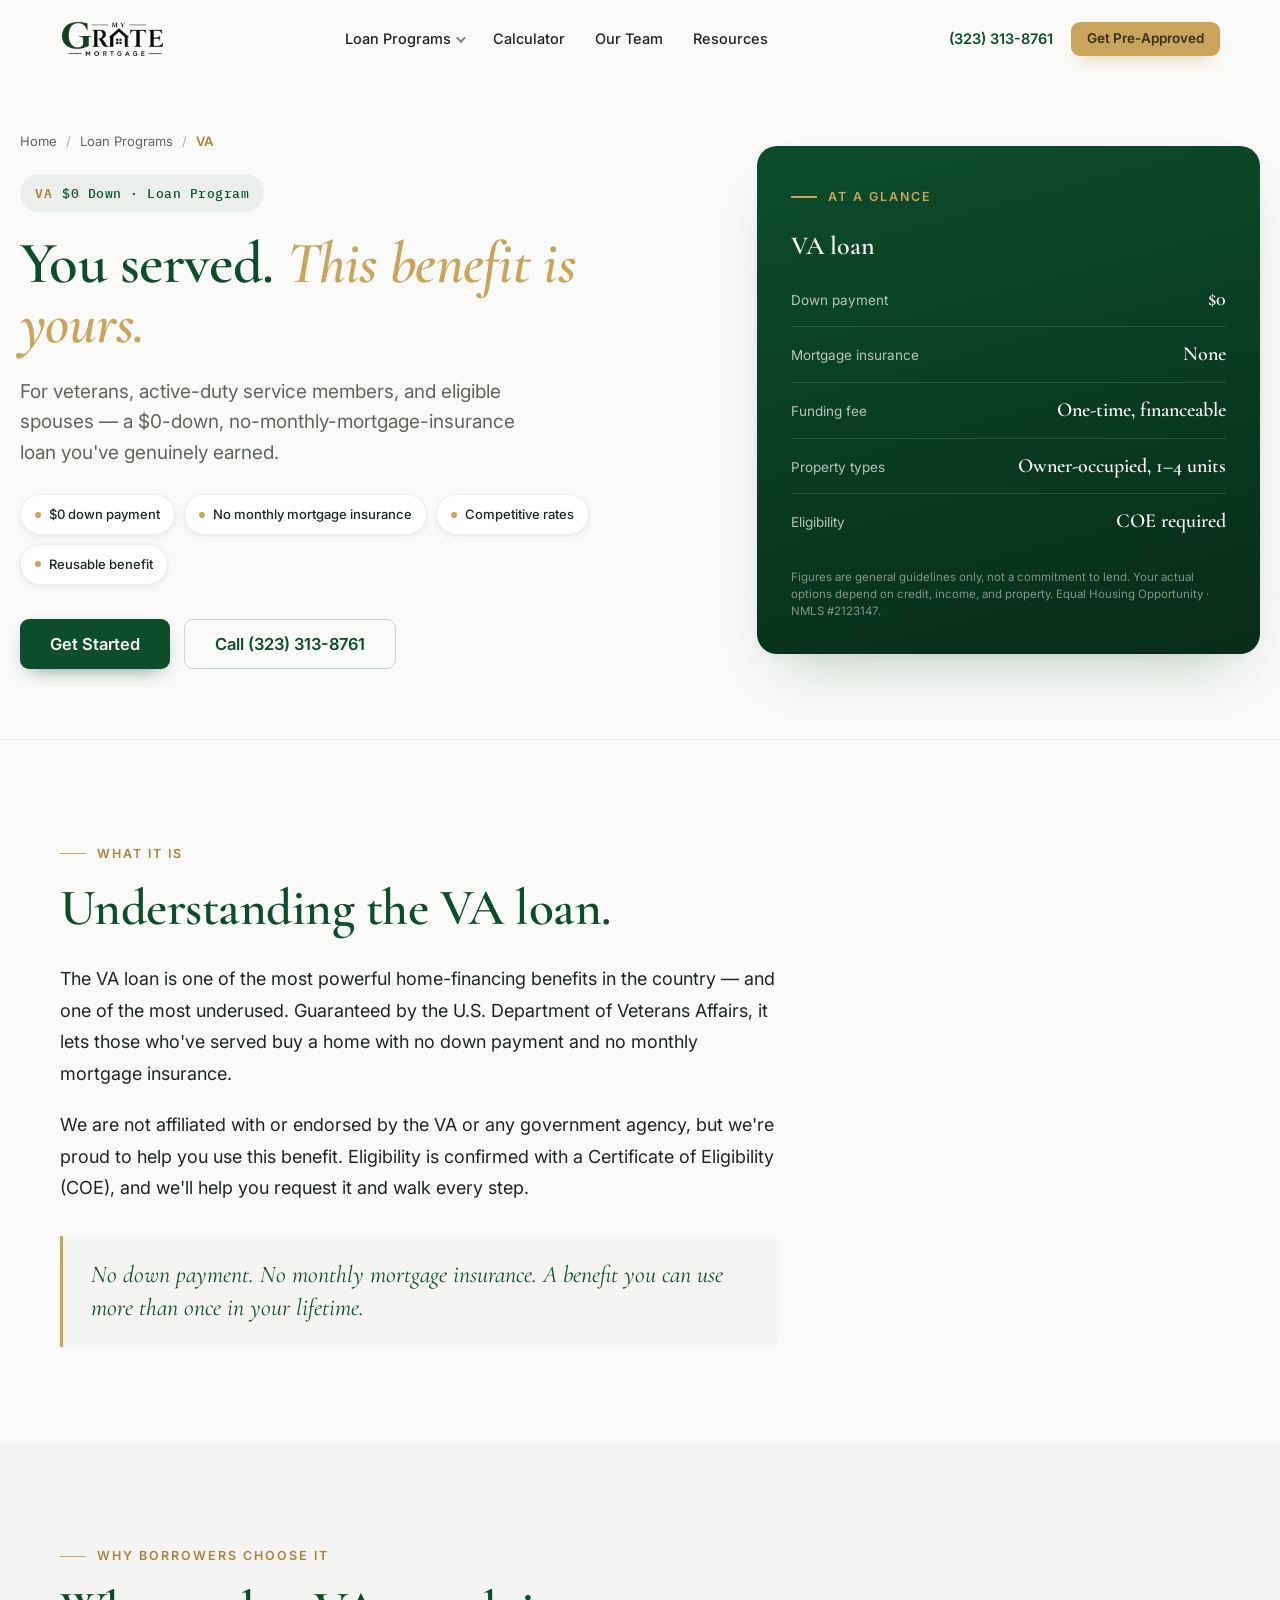
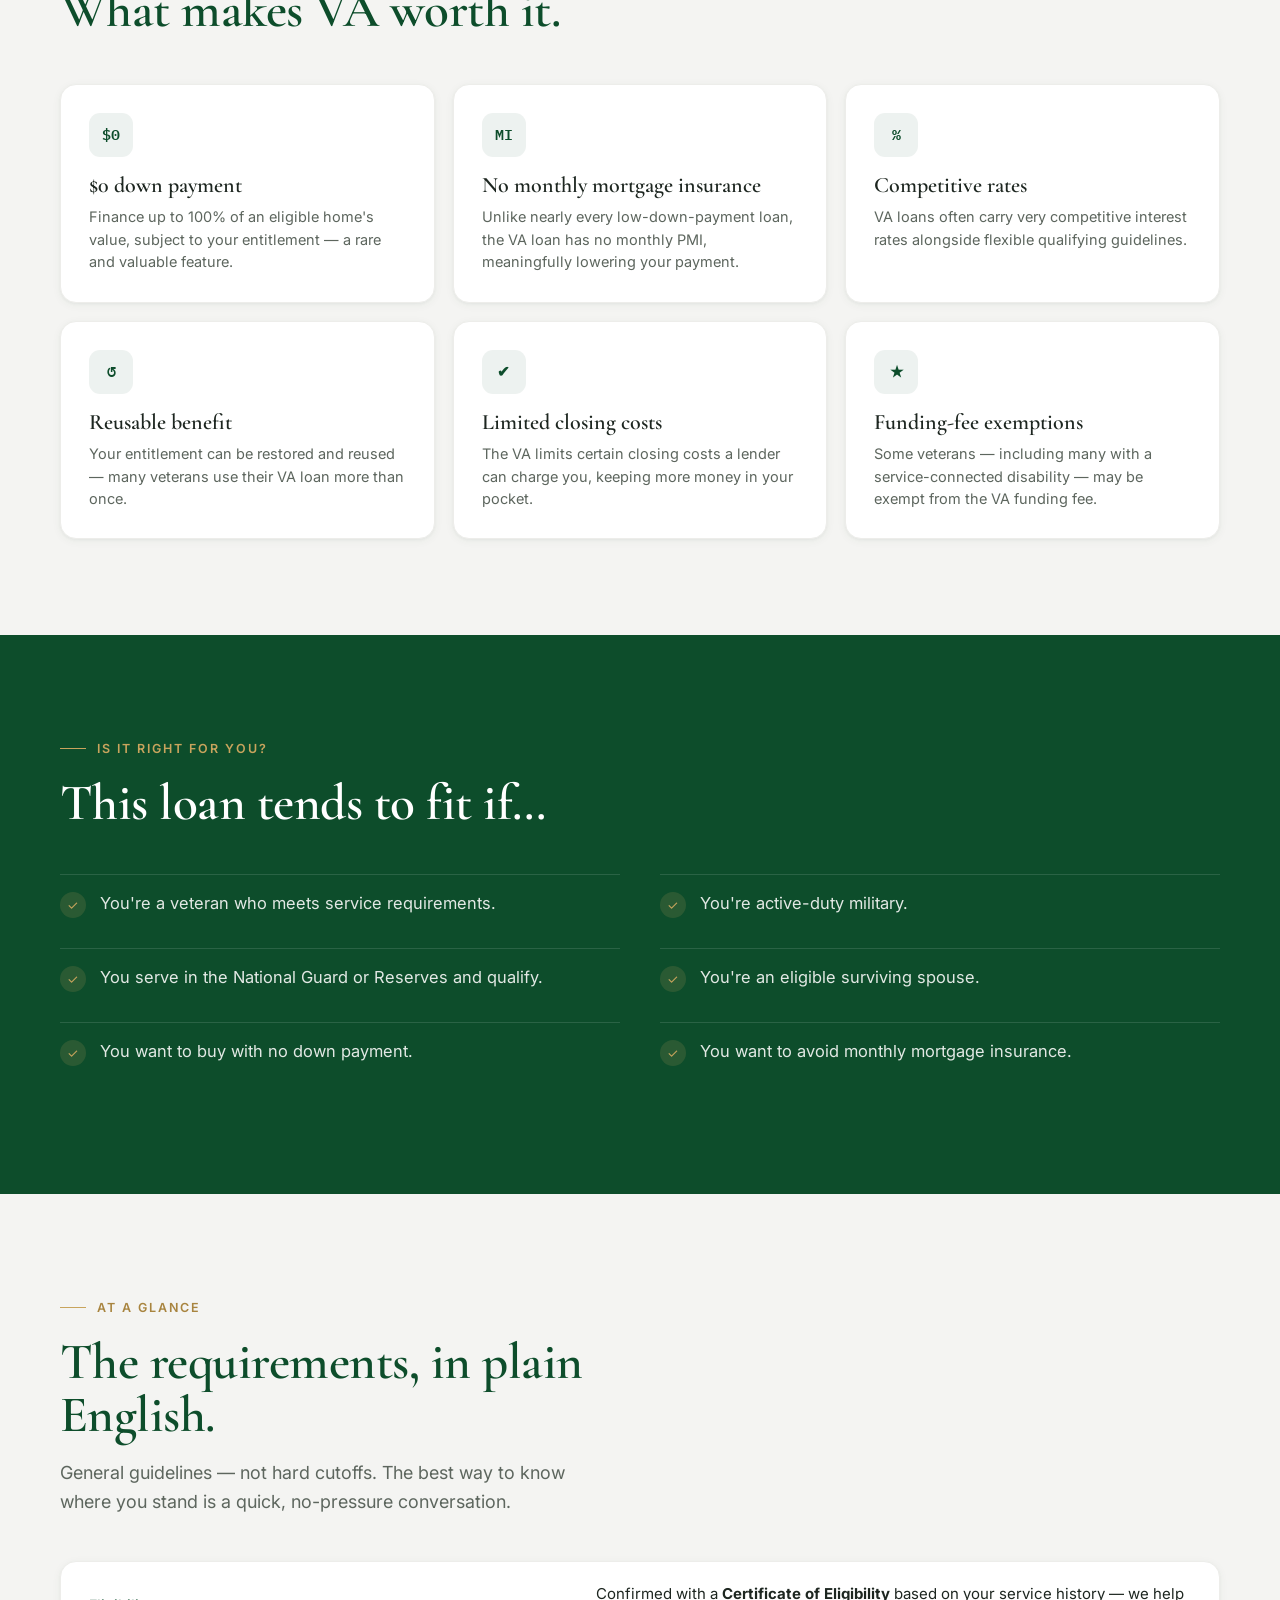
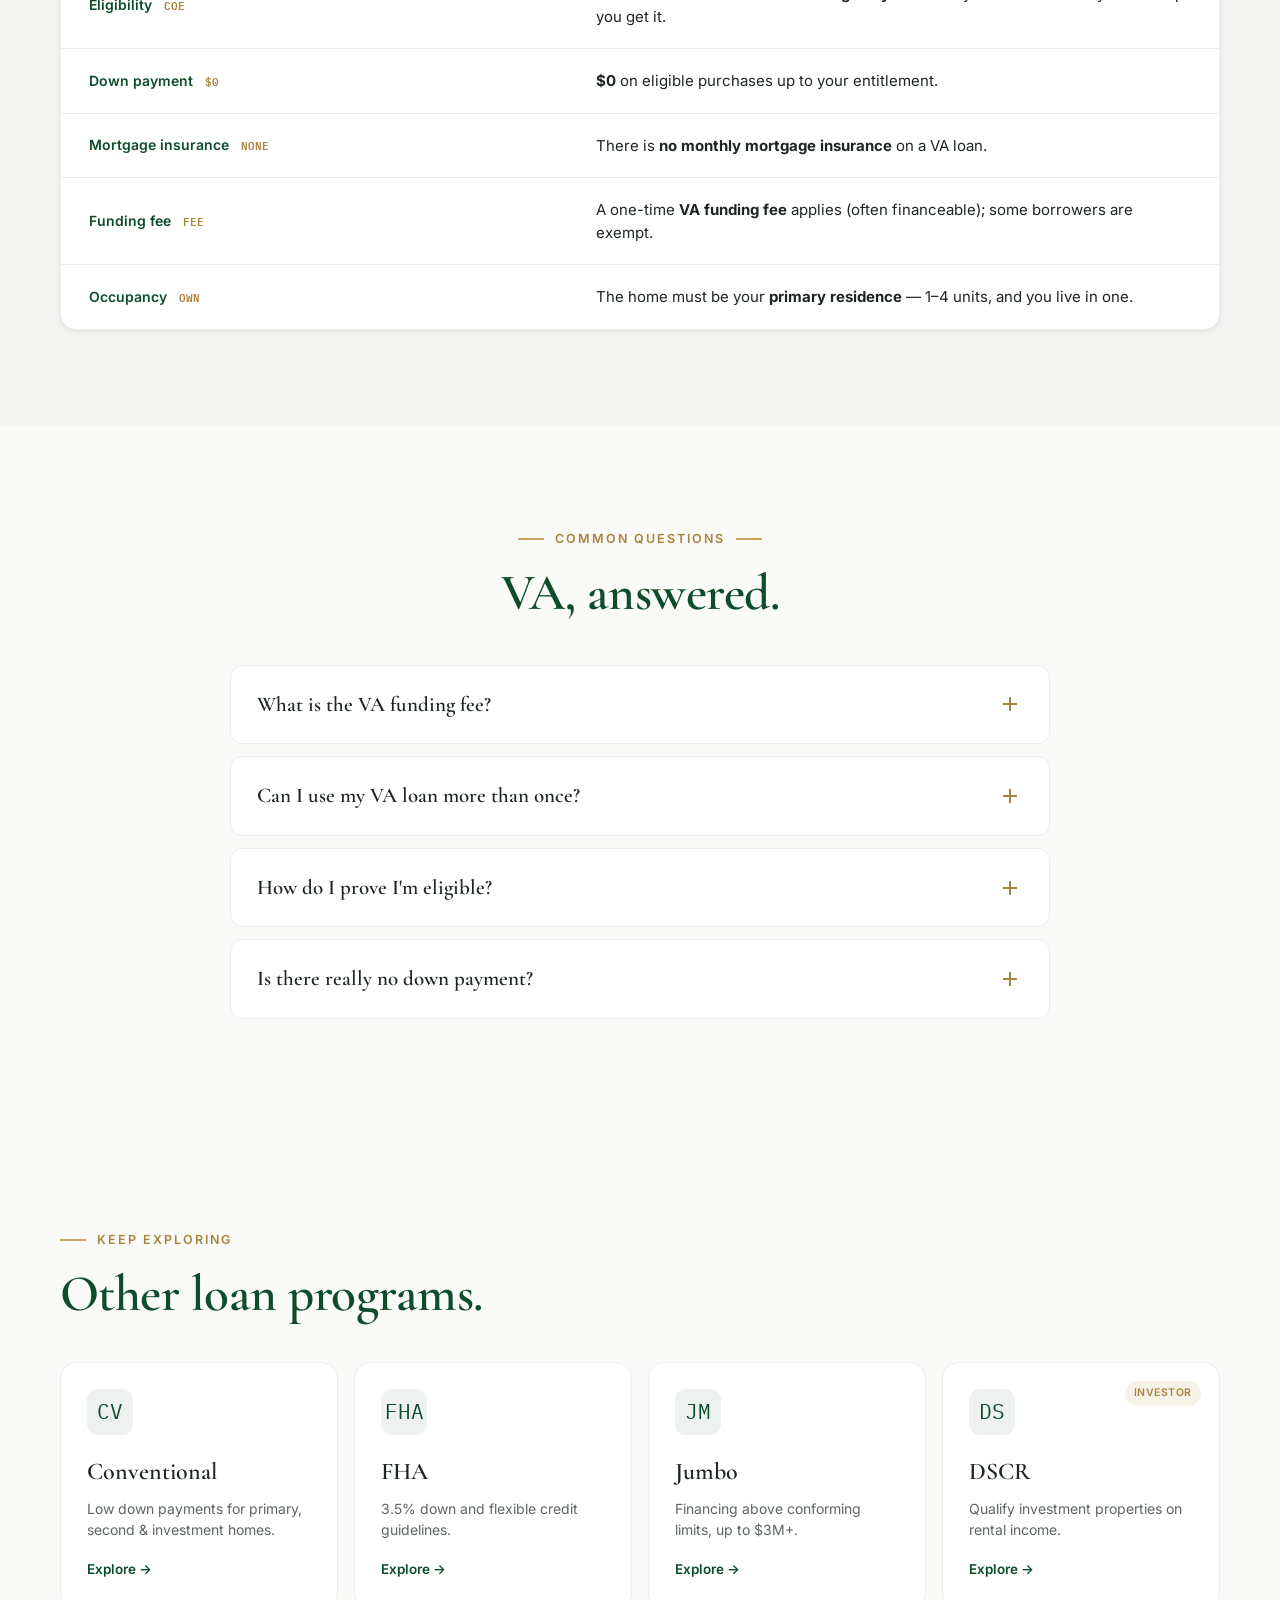
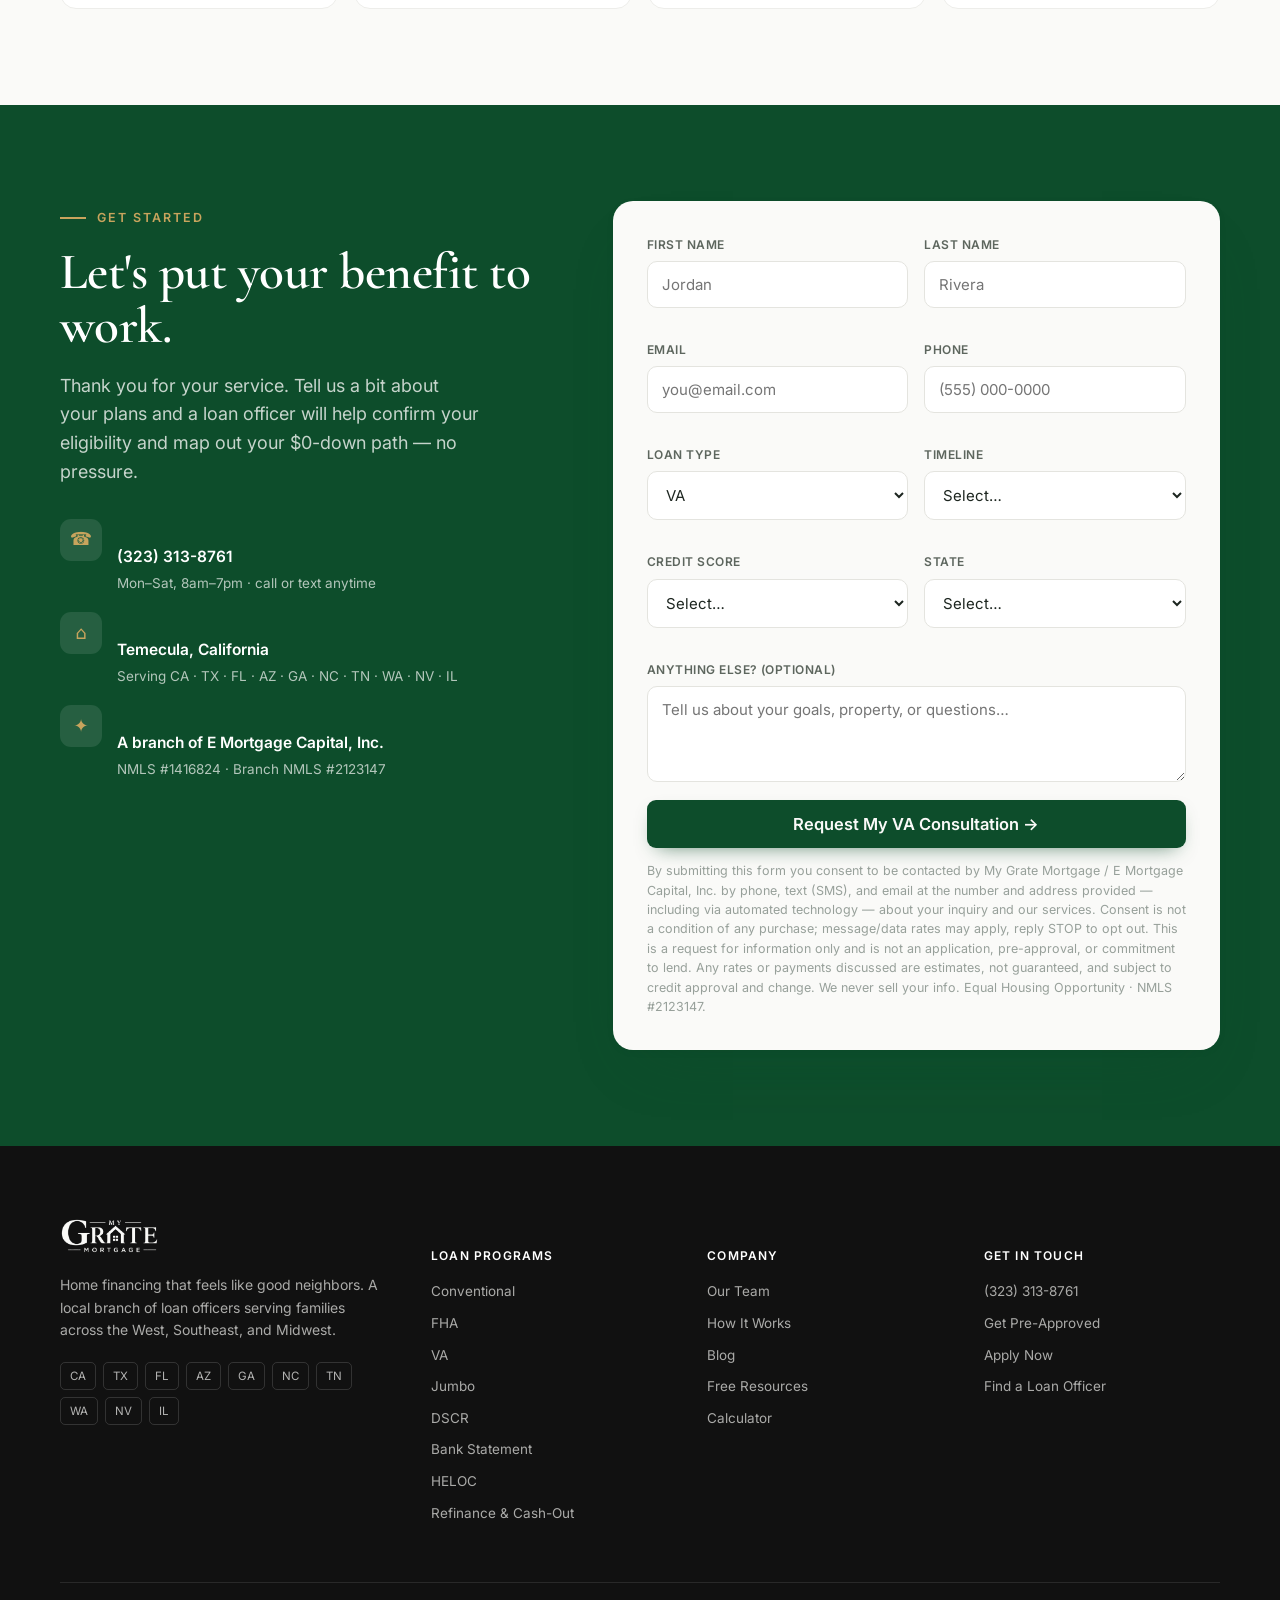
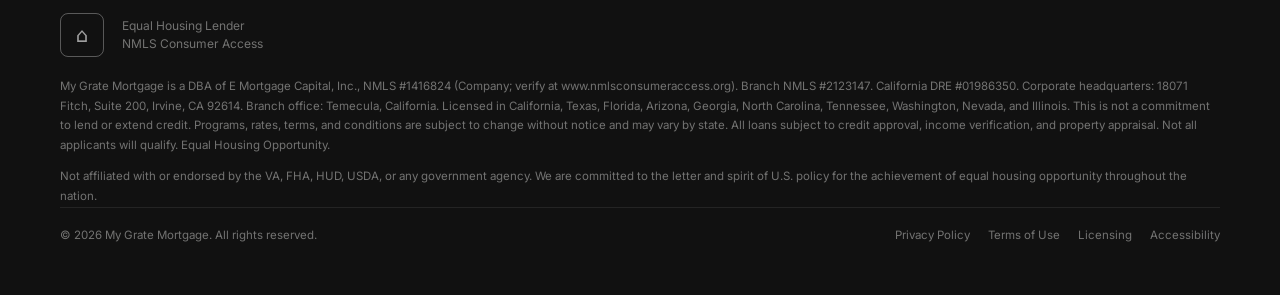
<file: programs/va.html>
<!DOCTYPE html>
<html lang="en">
<head>
<meta charset="UTF-8" />
<meta name="viewport" content="width=device-width, initial-scale=1.0" />
<title>VA Loans — My Grate Mortgage</title>
<meta name="description" content="VA home loans from My Grate Mortgage — $0 down, no monthly mortgage insurance for veterans, active-duty, and eligible spouses." />
<link rel="stylesheet" href="../styles.css" />
</head>
<body>

<nav class="nav">
  <div class="wrap nav-in">
    <a href="../index.html"><img class="nav-logo" src="../assets/logo.png" alt="My Grate Mortgage" /></a>
    <div class="nav-links">
      <div class="has-drop"><a href="../index.html#programs">Loan Programs <i class="caret"></i></a>
        <div class="dropdown">
          <a class="drop-item" href="conventional.html"><span class="drop-ic mono">CV</span><span><h5>Conventional</h5><p>Low down payments for primary, second & investment homes.</p></span></a>
          <a class="drop-item" href="fha.html"><span class="drop-ic mono">FHA</span><span><h5>FHA</h5><p>3.5% down and flexible credit guidelines.</p></span></a>
          <a class="drop-item" href="va.html"><span class="drop-ic mono">VA</span><span><h5>VA</h5><p>$0 down for veterans & active service members.</p></span></a>
          <a class="drop-item" href="jumbo.html"><span class="drop-ic mono">JM</span><span><h5>Jumbo</h5><p>Financing above conforming limits, up to $3M+.</p></span></a>
          <a class="drop-item" href="dscr.html"><span class="drop-ic mono">DS</span><span><h5>DSCR</h5><p>Qualify investment properties on rental income.</p></span></a>
          <a class="drop-item" href="bank-statement.html"><span class="drop-ic mono">BS</span><span><h5>Bank Statement</h5><p>For self-employed borrowers — no tax returns.</p></span></a>
          <a class="drop-item" href="heloc.html"><span class="drop-ic mono">HE</span><span><h5>HELOC</h5><p>Tap your equity with a flexible line of credit.</p></span></a>
          <a class="drop-item" href="refinance.html"><span class="drop-ic mono">RF</span><span><h5>Refinance & Cash-Out</h5><p>Lower your rate, shorten your term, or tap your equity.</p></span></a>
        </div>
      </div>
      <a href="../index.html#calculator">Calculator</a>
      <a href="../index.html#team">Our Team</a>
      <a href="../index.html#resources">Resources</a>
    </div>
    <div class="nav-right">
      <a class="nav-phone" href="tel:3233138761">(323) 313-8761</a>
      <a class="btn btn-gold btn-sm" href="#apply">Get Pre-Approved</a>
      <a class="btn btn-green btn-sm nav-mob" href="#apply">Apply</a>
    </div>
  </div>
</nav>

<header class="lp-hero" id="top">
  <div class="wrap lp-hero-grid">
    <div class="reveal">
      <div class="crumb"><a href="../index.html">Home</a><span class="sep">/</span><a href="../index.html#programs">Loan Programs</a><span class="sep">/</span><span class="cur">VA</span></div>
      <span class="lp-badge"><span class="code">VA</span> $0 Down · Loan Program</span>
      <h1>You served. <em>This benefit is yours.</em></h1>
      <p class="lp-lead">For veterans, active-duty service members, and eligible spouses — a $0-down, no-monthly-mortgage-insurance loan you've genuinely earned.</p>
      <div class="lp-chips"><span>$0 down payment</span><span>No monthly mortgage insurance</span><span>Competitive rates</span><span>Reusable benefit</span></div>
      <div class="lp-hero-cta">
        <a class="btn btn-green btn-lg" href="#apply">Get Started</a>
        <a class="btn btn-ghost btn-lg" href="tel:3233138761">Call (323) 313-8761</a>
      </div>
    </div>
    <aside class="glance reveal">
      <span class="eyebrow">At a Glance</span>
      <h3>VA loan</h3>
      <div class="glance-rows">
        <div class="glance-row"><span class="k">Down payment</span><span class="v">$0</span></div>
        <div class="glance-row"><span class="k">Mortgage insurance</span><span class="v">None</span></div>
        <div class="glance-row"><span class="k">Funding fee</span><span class="v">One-time, financeable</span></div>
        <div class="glance-row"><span class="k">Property types</span><span class="v">Owner-occupied, 1–4 units</span></div>
        <div class="glance-row"><span class="k">Eligibility</span><span class="v">COE required</span></div>
      </div>
      <p class="glance-note">Figures are general guidelines only, not a commitment to lend. Your actual options depend on credit, income, and property. Equal Housing Opportunity · NMLS #2123147.</p>
    </aside>
  </div>
</header>

<section class="sec-pad">
  <div class="wrap">
    <div class="sec-head reveal">
      <span class="eyebrow">What It Is</span>
      <h2 class="s-title">Understanding the VA loan.</h2>
    </div>
    <div class="lp-prose reveal" style="margin-top:28px;">
      <p>The VA loan is one of the most powerful home-financing benefits in the country — and one of the most underused. Guaranteed by the U.S. Department of Veterans Affairs, it lets those who've served buy a home with no down payment and no monthly mortgage insurance.</p>
      <p>We are not affiliated with or endorsed by the VA or any government agency, but we're proud to help you use this benefit. Eligibility is confirmed with a Certificate of Eligibility (COE), and we'll help you request it and walk every step.</p>
    </div>
    <blockquote class="lp-pullquote reveal" style="margin-top:32px;max-width:720px;">No down payment. No monthly mortgage insurance. A benefit you can use more than once in your lifetime.</blockquote>
  </div>
</section>

<section class="programs sec-pad">
  <div class="wrap">
    <div class="sec-head reveal">
      <span class="eyebrow">Why Borrowers Choose It</span>
      <h2 class="s-title">What makes VA worth it.</h2>
    </div>
    <div class="ben-grid">
      <div class="ben-card reveal"><div class="ic">$0</div><h3>$0 down payment</h3><p>Finance up to 100% of an eligible home's value, subject to your entitlement — a rare and valuable feature.</p></div>
      <div class="ben-card reveal"><div class="ic">MI</div><h3>No monthly mortgage insurance</h3><p>Unlike nearly every low-down-payment loan, the VA loan has no monthly PMI, meaningfully lowering your payment.</p></div>
      <div class="ben-card reveal"><div class="ic">%</div><h3>Competitive rates</h3><p>VA loans often carry very competitive interest rates alongside flexible qualifying guidelines.</p></div>
      <div class="ben-card reveal"><div class="ic">↺</div><h3>Reusable benefit</h3><p>Your entitlement can be restored and reused — many veterans use their VA loan more than once.</p></div>
      <div class="ben-card reveal"><div class="ic">✔</div><h3>Limited closing costs</h3><p>The VA limits certain closing costs a lender can charge you, keeping more money in your pocket.</p></div>
      <div class="ben-card reveal"><div class="ic">★</div><h3>Funding-fee exemptions</h3><p>Some veterans — including many with a service-connected disability — may be exempt from the VA funding fee.</p></div>
    </div>
  </div>
</section>

<section class="forwho sec-pad">
  <div class="wrap">
    <div class="sec-head reveal">
      <span class="eyebrow" style="color:var(--gold);">Is It Right For You?</span>
      <h2 class="s-title">This loan tends to fit if…</h2>
    </div>
    <ul class="forwho-grid reveal">
      <li><span class="tick">✓</span><span>You're a veteran who meets service requirements.</span></li>
      <li><span class="tick">✓</span><span>You're active-duty military.</span></li>
      <li><span class="tick">✓</span><span>You serve in the National Guard or Reserves and qualify.</span></li>
      <li><span class="tick">✓</span><span>You're an eligible surviving spouse.</span></li>
      <li><span class="tick">✓</span><span>You want to buy with no down payment.</span></li>
      <li><span class="tick">✓</span><span>You want to avoid monthly mortgage insurance.</span></li>
    </ul>
  </div>
</section>

<section class="req-wrap sec-pad">
  <div class="wrap">
    <div class="sec-head reveal">
      <span class="eyebrow">At a Glance</span>
      <h2 class="s-title">The requirements, in plain English.</h2>
      <p class="s-sub" style="margin-top:16px;">General guidelines — not hard cutoffs. The best way to know where you stand is a quick, no-pressure conversation.</p>
    </div>
    <div class="req-table reveal">
      <div class="rrow"><div class="rk">Eligibility <span class="mono">COE</span></div><div class="rv">Confirmed with a <strong>Certificate of Eligibility</strong> based on your service history — we help you get it.</div></div>
      <div class="rrow"><div class="rk">Down payment <span class="mono">$0</span></div><div class="rv"><strong>$0</strong> on eligible purchases up to your entitlement.</div></div>
      <div class="rrow"><div class="rk">Mortgage insurance <span class="mono">NONE</span></div><div class="rv">There is <strong>no monthly mortgage insurance</strong> on a VA loan.</div></div>
      <div class="rrow"><div class="rk">Funding fee <span class="mono">FEE</span></div><div class="rv">A one-time <strong>VA funding fee</strong> applies (often financeable); some borrowers are exempt.</div></div>
      <div class="rrow"><div class="rk">Occupancy <span class="mono">OWN</span></div><div class="rv">The home must be your <strong>primary residence</strong> — 1–4 units, and you live in one.</div></div>
    </div>
  </div>
</section>

<section class="sec-pad">
  <div class="wrap">
    <div class="sec-head reveal" style="margin:0 auto;text-align:center;">
      <span class="eyebrow center">Common Questions</span>
      <h2 class="s-title">VA, answered.</h2>
    </div>
    <div class="faq reveal">
      <details><summary>What is the VA funding fee?<span class="pm"></span></summary><p>It's a one-time fee that helps keep the VA loan program running for future service members. The amount varies with your down payment and whether it's your first use, and it can usually be rolled into the loan. Some borrowers — such as many receiving compensation for a service-connected disability — are exempt.</p></details>
      <details><summary>Can I use my VA loan more than once?<span class="pm"></span></summary><p>Yes. Your entitlement can often be restored after you sell a home and pay off the prior VA loan, and in some cases you can have more than one VA loan at a time. The rules are specific, so it's worth a conversation.</p></details>
      <details><summary>How do I prove I'm eligible?<span class="pm"></span></summary><p>Eligibility is documented with a Certificate of Eligibility (COE). We can help you request it — it's usually a quick step and we handle the guidance.</p></details>
      <details><summary>Is there really no down payment?<span class="pm"></span></summary><p>For eligible purchases up to your entitlement, yes — $0 down. It's the headline benefit of the program and one of the few true zero-down options available.</p></details>
    </div>
  </div>
</section>

<section class="related sec-pad">
  <div class="wrap">
    <div class="sec-head reveal">
      <span class="eyebrow">Keep Exploring</span>
      <h2 class="s-title">Other loan programs.</h2>
    </div>
    <div class="rel-grid">
      <a class="prog-card reveal" href="conventional.html"><div class="bar"></div><div class="ic mono">CV</div><h3>Conventional</h3><p>Low down payments for primary, second & investment homes.</p><span class="lnk">Explore →</span></a>
      <a class="prog-card reveal" href="fha.html"><div class="bar"></div><div class="ic mono">FHA</div><h3>FHA</h3><p>3.5% down and flexible credit guidelines.</p><span class="lnk">Explore →</span></a>
      <a class="prog-card reveal" href="jumbo.html"><div class="bar"></div><div class="ic mono">JM</div><h3>Jumbo</h3><p>Financing above conforming limits, up to $3M+.</p><span class="lnk">Explore →</span></a>
      <a class="prog-card reveal" href="dscr.html"><div class="bar"></div><span class="tag">Investor</span><div class="ic mono">DS</div><h3>DSCR</h3><p>Qualify investment properties on rental income.</p><span class="lnk">Explore →</span></a>
    </div>
  </div>
</section>

<section class="contact sec-pad" id="apply">
  <div class="wrap contact-grid">
    <div class="reveal">
      <span class="eyebrow" style="color:var(--gold);">Get Started</span>
      <h2 class="s-title">Let's put your benefit to work.</h2>
      <p class="contact-lead">Thank you for your service. Tell us a bit about your plans and a loan officer will help confirm your eligibility and map out your $0-down path — no pressure.</p>
      <div class="contact-feat">
        <div class="it"><span class="ic">☎</span><div><h5>(323) 313-8761</h5><p>Mon–Sat, 8am–7pm · call or text anytime</p></div></div>
        <div class="it"><span class="ic">⌂</span><div><h5>Temecula, California</h5><p>Serving CA · TX · FL · AZ · GA · NC · TN · WA · NV · IL</p></div></div>
        <div class="it"><span class="ic">✦</span><div><h5>A branch of E Mortgage Capital, Inc.</h5><p>NMLS #1416824 · Branch NMLS #2123147</p></div></div>
      </div>
    </div>
    <form class="contact-form reveal" data-validate data-success="Thanks! Your loan officer will be in touch shortly.">
      <div class="grid2">
        <div class="field"><label>First Name</label><input required type="text" placeholder="Jordan" /><span class="msg">Required</span></div>
        <div class="field"><label>Last Name</label><input required type="text" placeholder="Rivera" /><span class="msg">Required</span></div>
      </div>
      <div class="grid2">
        <div class="field"><label>Email</label><input required type="email" placeholder="you@email.com" /><span class="msg">Enter a valid email</span></div>
        <div class="field"><label>Phone</label><input required type="tel" placeholder="(555) 000-0000" /><span class="msg">Enter a valid phone</span></div>
      </div>
      <div class="grid2">
        <div class="field"><label>Loan Type</label><select><option>Conventional</option><option>FHA</option><option selected>VA</option><option>Jumbo</option><option>DSCR (Investor)</option><option>Bank Statement</option><option>HELOC</option><option>Refinance / Cash-Out</option><option>Not sure yet</option></select></div>
        <div class="field"><label>Timeline</label><select><option value="">Select…</option><option>As soon as possible</option><option>1–3 months</option><option>3–6 months</option><option>Just researching</option></select></div>
      </div>
      <div class="grid2">
        <div class="field"><label>Credit Score</label><select><option value="">Select…</option><option>740 or higher</option><option>700–739</option><option>660–699</option><option>620–659</option><option>Below 620</option><option>Not sure</option></select></div>
        <div class="field"><label>State</label><select><option value="">Select…</option><option>California</option><option>Texas</option><option>Florida</option><option>Arizona</option><option>Georgia</option><option>North Carolina</option><option>Tennessee</option><option>Washington</option><option>Nevada</option><option>Illinois</option></select></div>
      </div>
      <div class="field" style="margin-bottom:18px;"><label>Anything else? (optional)</label><textarea placeholder="Tell us about your goals, property, or questions…"></textarea></div>
      <button type="submit" class="btn btn-green" style="width:100%;padding:16px;font-size:16.5px;">Request My VA Consultation →</button>
      <p class="fineprint" style="color:#97a09a;text-align:left;line-height:1.55;">By submitting this form you consent to be contacted by My Grate Mortgage / E Mortgage Capital, Inc. by phone, text (SMS), and email at the number and address provided — including via automated technology — about your inquiry and our services. Consent is not a condition of any purchase; message/data rates may apply, reply STOP to opt out. This is a request for information only and is not an application, pre-approval, or commitment to lend. Any rates or payments discussed are estimates, not guaranteed, and subject to credit approval and change. We never sell your info. Equal Housing Opportunity · NMLS #2123147.</p>
    </form>
  </div>
</section>

<footer class="footer">
  <div class="wrap">
    <div class="foot-top">
      <div>
        <img class="foot-logo" src="../assets/logo-white.png" alt="My Grate Mortgage" />
        <p class="foot-about">Home financing that feels like good neighbors. A local branch of loan officers serving families across the West, Southeast, and Midwest.</p>
        <div class="foot-states">
          <span>CA</span><span>TX</span><span>FL</span><span>AZ</span><span>GA</span><span>NC</span><span>TN</span><span>WA</span><span>NV</span><span>IL</span>
        </div>
      </div>
      <div class="foot-col">
        <h6>Loan Programs</h6>
        <a href="conventional.html">Conventional</a><a href="fha.html">FHA</a><a href="va.html">VA</a><a href="jumbo.html">Jumbo</a><a href="dscr.html">DSCR</a><a href="bank-statement.html">Bank Statement</a><a href="heloc.html">HELOC</a><a href="refinance.html">Refinance & Cash-Out</a>
      </div>
      <div class="foot-col">
        <h6>Company</h6>
        <a href="../index.html#team">Our Team</a><a href="../index.html#process">How It Works</a><a href="../index.html#blog">Blog</a><a href="../index.html#resources">Free Resources</a><a href="../index.html#calculator">Calculator</a>
      </div>
      <div class="foot-col">
        <h6>Get In Touch</h6>
        <a href="tel:3233138761">(323) 313-8761</a><a href="#apply">Get Pre-Approved</a><a href="#apply">Apply Now</a><a href="../index.html#team">Find a Loan Officer</a>
      </div>
    </div>
    <div class="foot-legal">
      <div class="badges">
        <div class="eho" title="Equal Housing Lender">⌂</div>
        <div style="font-size:12px;line-height:1.5;">Equal Housing Lender<br/>NMLS Consumer Access</div>
      </div>
      <p>My Grate Mortgage is a DBA of E Mortgage Capital, Inc., NMLS #1416824 (Company; verify at www.nmlsconsumeraccess.org). Branch NMLS #2123147. California DRE #01986350. Corporate headquarters: 18071 Fitch, Suite 200, Irvine, CA 92614. Branch office: Temecula, California. Licensed in California, Texas, Florida, Arizona, Georgia, North Carolina, Tennessee, Washington, Nevada, and Illinois. This is not a commitment to lend or extend credit. Programs, rates, terms, and conditions are subject to change without notice and may vary by state. All loans subject to credit approval, income verification, and property appraisal. Not all applicants will qualify. Equal Housing Opportunity.</p>
      <p style="margin-top:12px;">Not affiliated with or endorsed by the VA, FHA, HUD, USDA, or any government agency. We are committed to the letter and spirit of U.S. policy for the achievement of equal housing opportunity throughout the nation.</p>
      <div class="foot-bottom">
        <span>© 2026 My Grate Mortgage. All rights reserved.</span>
        <span style="display:flex;gap:18px;"><a href="#" data-legal="privacy">Privacy Policy</a><a href="#" data-legal="terms">Terms of Use</a><a href="#" data-legal="licensing">Licensing</a><a href="#" data-legal="accessibility">Accessibility</a></span>
      </div>
    </div>
  </div>
</footer>

<div class="modal-bg" id="legal-modal">
  <div class="modal modal-legal">
    <button class="x" data-close-legal aria-label="Close">×</button>
    <div id="legal-content"></div>
  </div>
</div>

<script src="../app.js"></script>

<template id="__bundler_thumbnail">
  <svg viewBox="0 0 100 100" xmlns="http://www.w3.org/2000/svg">
    <rect width="100" height="100" fill="#0D4D2B"/>
    <path d="M50 26 L72 44 V72 H28 V44 Z" fill="none" stroke="#C8A45D" stroke-width="3.2" stroke-linejoin="round"/>
    <text x="50" y="60" font-family="'IBM Plex Mono',monospace" font-size="15" font-weight="700" fill="#FAFAF8" text-anchor="middle">VA</text>
  </svg>
</template>
</body>
</html>
</file>
<file: styles.css>
/* ===== My Grate Mortgage — design system ===== */
@import url('https://fonts.googleapis.com/css2?family=Cormorant+Garamond:ital,wght@0,400;0,500;0,600;0,700;1,500;1,600&family=Inter:wght@300;400;500;600;700&family=IBM+Plex+Mono:wght@400;500&display=swap');

:root{
  --green:#0D4D2B; --green-deep:#093a20; --green-dk:#072c18;
  --gold:#C8A45D; --gold-dk:#a8843f; --gold-ink:#3a2f12;
  --black:#111111; --white:#FAFAF8; --gray:#F4F4F2; --gray-2:#ededea;
  --ink:#1d2620; --muted:#5d665e; --line:#e4e4df;
  --shadow-card:0 2px 10px rgba(13,77,43,.05), 0 1px 3px rgba(0,0,0,.04);
  --shadow-lift:0 30px 60px -28px rgba(13,77,43,.30), 0 2px 8px rgba(0,0,0,.04);
  --maxw:1240px;
  --r:16px;
}
*{box-sizing:border-box;}
html{scroll-behavior:smooth;}
body{margin:0;font-family:'Inter',system-ui,sans-serif;color:var(--ink);background:var(--white);
  font-size:16px;line-height:1.6;-webkit-font-smoothing:antialiased;}
.serif{font-family:'Cormorant Garamond',Georgia,serif;}
.mono{font-family:'IBM Plex Mono',ui-monospace,monospace;}
img{max-width:100%;display:block;}
a{color:inherit;text-decoration:none;}
h1,h2,h3,h4{margin:0;font-weight:600;}
p{margin:0;}
.wrap{max-width:var(--maxw);margin:0 auto;padding:0 40px;}
section{position:relative;}

/* ---- buttons ---- */
.btn{display:inline-flex;align-items:center;justify-content:center;gap:9px;font-family:'Inter';
  font-weight:600;font-size:15px;padding:14px 24px;border-radius:9px;border:none;cursor:pointer;
  transition:transform .16s ease, box-shadow .16s ease, background .16s ease;white-space:nowrap;line-height:1;}
.btn:hover{transform:translateY(-2px);}
.btn-green{background:var(--green);color:var(--white);box-shadow:0 8px 20px -10px rgba(13,77,43,.7);}
.btn-green:hover{background:var(--green-deep);}
.btn-gold{background:var(--gold);color:var(--gold-ink);box-shadow:0 8px 20px -10px rgba(200,164,93,.8);}
.btn-gold:hover{background:var(--gold-dk);}
.btn-ghost{background:transparent;border:1.5px solid rgba(13,77,43,.22);color:var(--green);}
.btn-ghost:hover{border-color:var(--green);background:rgba(13,77,43,.04);}
.btn-white{background:#fff;color:var(--green);}
.btn-lg{padding:16px 30px;font-size:16.5px;}
.btn-sm{padding:10px 16px;font-size:13.5px;}

/* ---- shared atoms ---- */
.eyebrow{display:inline-flex;align-items:center;gap:11px;font-size:12.5px;font-weight:600;
  letter-spacing:.16em;text-transform:uppercase;color:var(--gold-dk);margin-bottom:18px;}
.eyebrow::before{content:"";width:26px;height:1.5px;background:var(--gold);}
.eyebrow.center::after{content:"";width:26px;height:1.5px;background:var(--gold);}
.eyebrow.center{justify-content:center;}
.s-title{font-family:'Cormorant Garamond',serif;font-weight:600;font-size:clamp(34px,4vw,52px);
  line-height:1.05;letter-spacing:-.01em;color:var(--green);}
.s-sub{font-size:18px;color:var(--muted);line-height:1.6;max-width:560px;}
.pill{display:inline-flex;align-items:center;gap:8px;font-size:13px;font-weight:500;color:var(--green);
  background:rgba(13,77,43,.06);padding:8px 14px;border-radius:100px;}
.star{color:var(--gold);letter-spacing:1px;}
.card{background:#fff;border:1px solid var(--gray-2);border-radius:var(--r);box-shadow:var(--shadow-card);}
.sec-head{max-width:640px;}
.sec-pad{padding:96px 0;}
.center{text-align:center;}

/* ---- form fields ---- */
.field{display:flex;flex-direction:column;gap:7px;}
.field label{font-size:12px;font-weight:600;letter-spacing:.04em;text-transform:uppercase;color:var(--muted);}
.field input,.field select,.field textarea{width:100%;font-family:'Inter';font-size:15px;padding:13px 14px;
  border:1.5px solid var(--line);border-radius:10px;background:#fff;color:var(--ink);transition:border .15s, box-shadow .15s;}
.field input:focus,.field select:focus,.field textarea:focus{outline:none;border-color:var(--green);
  box-shadow:0 0 0 3px rgba(13,77,43,.10);}
.field textarea{resize:vertical;min-height:96px;}
.field.err input,.field.err select{border-color:#c0492f;box-shadow:0 0 0 3px rgba(192,73,47,.12);}
.field .msg{font-size:12px;color:#c0492f;display:none;}
.field.err .msg{display:block;}
.toggle-tabs{display:flex;gap:6px;background:#f1f1ee;padding:5px;border-radius:11px;}
.toggle-tabs button{flex:1;border:none;background:transparent;font-family:'Inter';font-weight:600;font-size:14px;
  color:#7a847b;padding:10px;border-radius:8px;cursor:pointer;transition:.15s;}
.toggle-tabs button.on{background:#fff;color:var(--ink);box-shadow:0 1px 3px rgba(0,0,0,.08);}

/* ---- placeholder imagery ---- */
.ph{position:relative;overflow:hidden;background:
  repeating-linear-gradient(45deg, rgba(13,77,43,.055) 0 2px, transparent 2px 12px), var(--gray);
  display:flex;align-items:flex-end;}
.ph.green{background:
  repeating-linear-gradient(45deg, rgba(255,255,255,.05) 0 2px, transparent 2px 13px), linear-gradient(160deg,var(--green),var(--green-dk));}
.ph .lbl{font-family:'IBM Plex Mono',monospace;font-size:11px;letter-spacing:.04em;color:#8a948b;
  background:rgba(255,255,255,.78);padding:4px 9px;margin:10px;border-radius:4px;}
.ph.green .lbl{background:rgba(255,255,255,.14);color:#cbe0d2;}
.avatar{aspect-ratio:1;border-radius:50%;background:
  repeating-linear-gradient(45deg, rgba(13,77,43,.07) 0 2px, transparent 2px 10px),
  radial-gradient(circle at 50% 38%, #e9 e9 e4, #dcdcd6);
  display:flex;align-items:center;justify-content:center;font-family:'Cormorant Garamond',serif;
  font-weight:600;color:var(--green);}

/* ================= NAV ================= */
.nav{position:sticky;top:0;z-index:100;background:rgba(250,250,248,.86);backdrop-filter:blur(14px);
  border-bottom:1px solid transparent;transition:border .2s, box-shadow .2s;}
.nav.scrolled{border-bottom:1px solid var(--gray-2);box-shadow:0 4px 20px -16px rgba(0,0,0,.3);}
.nav-in{display:flex;align-items:center;justify-content:space-between;height:78px;}
.nav-logo{height:38px;}
.nav-links{display:flex;align-items:center;gap:30px;font-size:14.5px;font-weight:500;}
.nav-links a{display:inline-flex;align-items:center;gap:5px;cursor:pointer;transition:color .15s;position:relative;}
.nav-links a:hover{color:var(--green);}
.nav-right{display:flex;align-items:center;gap:18px;}
.nav-phone{font-size:14.5px;font-weight:600;color:var(--green);white-space:nowrap;}
.caret{width:7px;height:7px;border-right:2px solid currentColor;border-bottom:2px solid currentColor;
  transform:rotate(45deg) translateY(-2px);opacity:.55;transition:transform .2s;}
/* dropdown */
.has-drop{position:relative;display:inline-flex;align-items:center;}
.dropdown{position:absolute;top:calc(100% + 18px);left:50%;transform:translateX(-50%) translateY(8px);
  width:560px;background:#fff;border:1px solid var(--gray-2);border-radius:16px;box-shadow:var(--shadow-lift);
  padding:14px;opacity:0;visibility:hidden;transition:.2s;display:grid;grid-template-columns:1fr 1fr;gap:4px;}
.has-drop:hover .dropdown{opacity:1;visibility:visible;transform:translateX(-50%) translateY(0);}
.has-drop:hover .caret{transform:rotate(225deg) translateY(2px);}
.drop-item{display:flex;gap:13px;padding:13px;border-radius:11px;transition:background .14s;align-items:flex-start;}
.drop-item:hover{background:var(--gray);}
.drop-ic{width:36px;height:36px;border-radius:9px;background:rgba(13,77,43,.08);display:flex;align-items:center;
  justify-content:center;flex-shrink:0;color:var(--green);font-size:17px;}
.drop-item h5{font-size:14.5px;font-weight:600;margin:0 0 2px;color:var(--ink);}
.drop-item p{font-size:12.5px;color:var(--muted);line-height:1.4;}
.nav-mob{display:none;}

/* ================= HERO ================= */
.hero{background:var(--white);overflow:hidden;}
.hero-grid{display:grid;grid-template-columns:1.12fr .88fr;gap:60px;align-items:center;padding:54px 0 76px;}
.hero h1{font-family:'Cormorant Garamond',serif;font-size:clamp(48px,5.4vw,78px);line-height:1.0;
  font-weight:600;letter-spacing:-.012em;color:var(--green);margin-bottom:24px;}
.hero h1 em{color:var(--gold);font-style:italic;}
.hero-lead{font-size:19px;line-height:1.6;color:var(--muted);max-width:490px;margin-bottom:34px;}
.hero-cta{display:flex;gap:14px;margin-bottom:42px;flex-wrap:wrap;}
.hero-stats{display:flex;gap:42px;border-top:1px solid var(--line);padding-top:26px;}
.hero-stats .n{font-family:'Cormorant Garamond',serif;font-size:36px;font-weight:600;color:var(--green);line-height:1;}
.hero-stats .l{font-size:13px;color:var(--muted);margin-top:5px;}
.quote-card{background:#fff;border-radius:20px;padding:32px;box-shadow:var(--shadow-lift);border:1px solid var(--gray-2);}
.quote-card h3{font-family:'Cormorant Garamond',serif;font-size:28px;font-weight:600;color:var(--green);margin-bottom:4px;}
.quote-card .sub{font-size:14px;color:var(--muted);margin-bottom:22px;}
.qrow{display:grid;grid-template-columns:1fr 1fr;gap:14px;margin-bottom:14px;}
.fineprint{text-align:center;font-size:12.5px;color:#97a09a;margin-top:13px;}
.disclaimer{font-size:12px;line-height:1.5;color:#8a948b;margin-top:14px;}
.disclaimer.on-green{color:rgba(250,250,248,.6);}
.calc-disclaimer{max-width:var(--maxw);margin:26px auto 0;padding:18px 22px;background:#fff;border:1px solid var(--gray-2);
  border-radius:12px;font-size:12px;line-height:1.6;color:#8a948b;}
.calc-disclaimer strong{color:var(--muted);font-weight:600;}

/* ================= TRUST + MARQUEE ================= */
.trust{background:var(--green);color:var(--white);}
.trust-in{display:flex;align-items:center;justify-content:space-between;gap:30px;padding:26px 0;flex-wrap:wrap;}
.trust-item{display:flex;align-items:center;gap:12px;}
.trust-item .big{font-family:'Cormorant Garamond',serif;font-size:30px;font-weight:600;line-height:1;}
.trust-item .small{font-size:12.5px;color:rgba(250,250,248,.72);line-height:1.3;}
.trust-divider{width:1px;height:40px;background:rgba(255,255,255,.16);}
.marquee{background:var(--green-dk);color:rgba(250,250,248,.9);overflow:hidden;border-top:1px solid rgba(255,255,255,.08);}
.marquee-track{display:flex;gap:0;white-space:nowrap;animation:scroll-x 38s linear infinite;width:max-content;}
.marquee:hover .marquee-track{animation-play-state:paused;}
.marquee-item{display:inline-flex;align-items:center;gap:14px;padding:16px 30px;font-size:14px;font-weight:500;letter-spacing:.02em;}
.marquee-item .dot{color:var(--gold);font-size:18px;}
@keyframes scroll-x{from{transform:translateX(0);}to{transform:translateX(-50%);}}

/* ================= PROGRAMS ================= */
.programs{background:var(--gray);}
.prog-grid{display:grid;grid-template-columns:repeat(4,1fr);gap:18px;margin-top:48px;}
.prog-card{background:#fff;border:1px solid var(--gray-2);border-radius:var(--r);padding:26px;cursor:pointer;
  transition:transform .18s, box-shadow .18s, border-color .18s;position:relative;overflow:hidden;}
.prog-card:hover{transform:translateY(-5px);box-shadow:var(--shadow-lift);border-color:rgba(13,77,43,.2);}
.prog-card .ic{width:46px;height:46px;border-radius:11px;background:rgba(13,77,43,.07);display:flex;align-items:center;
  justify-content:center;color:var(--green);font-size:21px;margin-bottom:18px;}
.prog-card h3{font-family:'Cormorant Garamond',serif;font-size:24px;font-weight:600;color:var(--ink);margin-bottom:7px;}
.prog-card p{font-size:14px;color:var(--muted);line-height:1.5;margin-bottom:16px;}
.prog-card .lnk{font-size:13.5px;font-weight:600;color:var(--green);display:inline-flex;align-items:center;gap:6px;}
.prog-card .tag{position:absolute;top:18px;right:18px;font-size:10.5px;font-weight:600;letter-spacing:.05em;
  text-transform:uppercase;color:var(--gold-dk);background:rgba(200,164,93,.14);padding:4px 9px;border-radius:100px;}
.prog-card .bar{position:absolute;left:0;top:0;height:3px;width:0;background:var(--gold);transition:width .25s;}
.prog-card:hover .bar{width:100%;}

/* ================= TEAM ================= */
.team{background:var(--white);}
.team-grid{display:grid;grid-template-columns:repeat(4,1fr);gap:20px;margin-top:46px;}
.lo-card{background:#fff;border:1px solid var(--gray-2);border-radius:var(--r);overflow:hidden;
  transition:transform .18s, box-shadow .18s;}
.lo-card:hover{transform:translateY(-5px);box-shadow:var(--shadow-lift);}
.lo-photo{aspect-ratio:4/3.4;width:100%;background:var(--gray);}
.lo-photo>img{width:100%;height:100%;object-fit:cover;object-position:center 18%;display:block;}
.lo-body{padding:18px 20px 20px;}
.lo-body h4{font-family:'Cormorant Garamond',serif;font-size:22px;font-weight:600;color:var(--ink);line-height:1.1;}
.lo-role{font-size:12.5px;font-weight:600;letter-spacing:.04em;text-transform:uppercase;color:var(--gold-dk);margin:4px 0 12px;}
.lo-meta{font-size:13px;color:var(--muted);display:flex;flex-direction:column;gap:5px;border-top:1px solid var(--gray-2);padding-top:13px;}
.lo-meta a{display:inline-flex;align-items:center;gap:7px;}
.lo-meta a:hover{color:var(--green);}
.team-sub{margin:64px 0 0;}
.ops-grid{display:grid;grid-template-columns:repeat(3,1fr);gap:20px;margin-top:28px;}
.ops-card{display:flex;gap:16px;align-items:center;background:var(--gray);border-radius:var(--r);padding:20px;}
.ops-card .avatar{width:64px;flex-shrink:0;font-size:22px;}
.ops-card h4{font-family:'Cormorant Garamond',serif;font-size:20px;font-weight:600;}
.ops-card .r{font-size:12px;font-weight:600;letter-spacing:.04em;text-transform:uppercase;color:var(--gold-dk);margin:3px 0 6px;}
.ops-card .m{font-size:12.5px;color:var(--muted);}

/* ================= PROCESS ================= */
.process{background:var(--green);color:var(--white);overflow:hidden;}
.process .s-title{color:var(--white);}
.process .s-sub{color:rgba(250,250,248,.74);}
.steps{display:grid;grid-template-columns:repeat(5,1fr);gap:0;margin-top:56px;position:relative;}
.step{position:relative;padding:0 22px;}
.step:not(:last-child)::after{content:"";position:absolute;top:26px;right:-0px;width:100%;height:1.5px;
  background:repeating-linear-gradient(90deg,rgba(200,164,93,.5) 0 7px,transparent 7px 14px);z-index:0;}
.step-num{width:54px;height:54px;border-radius:50%;background:var(--green-dk);border:1.5px solid rgba(200,164,93,.5);
  display:flex;align-items:center;justify-content:center;font-family:'Cormorant Garamond',serif;font-size:24px;
  font-weight:600;color:var(--gold);position:relative;z-index:1;margin-bottom:22px;}
.step h4{font-size:19px;font-weight:600;margin-bottom:9px;}
.step .who{display:inline-flex;align-items:center;gap:6px;font-size:10.5px;font-weight:700;letter-spacing:.1em;
  text-transform:uppercase;padding:4px 10px;border-radius:100px;margin-bottom:14px;}
.step .who.you{color:var(--gold);background:rgba(200,164,93,.14);}
.step .who.we{color:#bcd3c3;background:rgba(255,255,255,.07);}
.step p{font-size:14px;color:rgba(250,250,248,.7);line-height:1.55;padding-right:14px;}

/* ================= CALCULATOR ================= */
.calc{background:var(--gray);}
.calc-grid{display:grid;grid-template-columns:1fr 1.05fr;gap:48px;margin-top:48px;align-items:start;}
.calc-controls{background:#fff;border:1px solid var(--gray-2);border-radius:var(--r);padding:32px;box-shadow:var(--shadow-card);}
.slider-row{margin-bottom:24px;}
.slider-row .top{display:flex;justify-content:space-between;align-items:baseline;margin-bottom:10px;}
.slider-row .top label{font-size:13.5px;font-weight:600;color:var(--ink);}
.slider-row .top .val{font-family:'Cormorant Garamond',serif;font-size:23px;font-weight:600;color:var(--green);white-space:nowrap;}
input[type=range]{-webkit-appearance:none;width:100%;height:6px;border-radius:6px;background:var(--gray-2);outline:none;}
input[type=range]::-webkit-slider-thumb{-webkit-appearance:none;width:22px;height:22px;border-radius:50%;
  background:var(--green);cursor:pointer;border:3px solid #fff;box-shadow:0 2px 6px rgba(13,77,43,.4);}
input[type=range]::-moz-range-thumb{width:22px;height:22px;border-radius:50%;background:var(--green);cursor:pointer;border:3px solid #fff;}
.calc-result{background:linear-gradient(165deg,var(--green),var(--green-dk));border-radius:var(--r);padding:38px;color:var(--white);
  box-shadow:var(--shadow-lift);position:sticky;top:100px;}
.calc-result .eyebrow{color:var(--gold);}
.calc-pay{font-family:'Cormorant Garamond',serif;font-size:62px;font-weight:600;line-height:1;margin:4px 0 4px;}
.calc-pay span{font-size:24px;color:rgba(250,250,248,.7);}
.calc-note{font-size:13.5px;color:rgba(250,250,248,.7);margin-bottom:28px;}
.calc-break{display:flex;flex-direction:column;gap:1px;background:rgba(255,255,255,.12);border-radius:12px;overflow:hidden;}
.calc-break .brk{display:flex;justify-content:space-between;padding:14px 18px;background:rgba(7,44,24,.5);font-size:14px;}
.calc-break .brk .k{color:rgba(250,250,248,.78);display:flex;align-items:center;gap:9px;}
.calc-break .brk .v{font-weight:600;}
.swatch{width:11px;height:11px;border-radius:3px;}

/* ================= LEAD MAGNETS ================= */
.magnets{background:var(--white);}
.mag-grid{display:grid;grid-template-columns:repeat(3,1fr);gap:20px;margin-top:46px;}
.mag-card{display:flex;flex-direction:column;background:#fff;border:1px solid var(--gray-2);border-radius:var(--r);
  overflow:hidden;transition:transform .18s,box-shadow .18s;}
.mag-card:hover{transform:translateY(-4px);box-shadow:var(--shadow-lift);}
.mag-cover{aspect-ratio:5/3;position:relative;overflow:hidden;}
.post-cover>img,.mag-cover>img{width:100%;height:100%;object-fit:cover;display:block;}
.mag-feature-img{width:100%;height:100%;min-height:300px;object-fit:cover;display:block;}
.mag-body{padding:24px;display:flex;flex-direction:column;flex:1;}
.mag-kind{font-size:11px;font-weight:600;letter-spacing:.1em;text-transform:uppercase;color:var(--gold-dk);margin-bottom:10px;}
.mag-body h3{font-family:'Cormorant Garamond',serif;font-size:24px;font-weight:600;color:var(--ink);line-height:1.12;margin-bottom:9px;}
.mag-body p{font-size:14px;color:var(--muted);line-height:1.5;margin-bottom:20px;flex:1;}
.mag-feature{grid-column:span 3;display:grid;grid-template-columns:1.12fr .88fr;background:var(--green);border-radius:var(--r);overflow:hidden;color:#fff;}
.mag-feature .left{padding:44px;display:flex;flex-direction:column;justify-content:center;}
.mag-feature .s-title{color:#fff;font-size:33px;line-height:1.1;}
.mag-feature .ph{min-height:280px;}

/* gated modal */
.modal-bg{position:fixed;inset:0;background:rgba(9,44,24,.55);backdrop-filter:blur(4px);z-index:1000;
  display:none;align-items:center;justify-content:center;padding:24px;}
.modal-bg.open{display:flex;}
.modal{background:#fff;border-radius:20px;max-width:460px;width:100%;padding:38px;box-shadow:var(--shadow-lift);
  position:relative;animation:pop .22s ease;}
@keyframes pop{from{transform:scale(.95);opacity:0;}to{transform:scale(1);opacity:1;}}
.modal .x{position:absolute;top:18px;right:20px;font-size:22px;color:#9aa39c;cursor:pointer;background:none;border:none;line-height:1;}
.modal h3{font-family:'Cormorant Garamond',serif;font-size:30px;font-weight:600;color:var(--green);margin-bottom:6px;}
.modal .ms{font-size:14.5px;color:var(--muted);margin-bottom:24px;}
.modal-legal{max-width:680px;max-height:84vh;overflow-y:auto;padding:40px 42px;}
.modal-legal h3{font-family:'Cormorant Garamond',serif;font-size:30px;font-weight:600;color:var(--green);margin-bottom:6px;}
.modal-legal h4{font-size:15px;font-weight:700;color:var(--ink);margin:22px 0 7px;}
.modal-legal p,.modal-legal li{font-size:13.5px;line-height:1.6;color:var(--muted);margin-bottom:10px;}
.modal-legal ul{margin:0 0 10px;padding-left:18px;}
.modal-legal .eff{font-size:12px;color:#97a09a;margin-bottom:18px;}
.modal-legal .note{font-size:12px;color:var(--gold-dk);background:rgba(200,164,93,.1);border-radius:8px;padding:10px 12px;margin-bottom:18px;}
.modal .field{margin-bottom:14px;}

/* ================= ARTICLE READER ================= */
.reader{position:fixed;inset:0;z-index:1100;background:var(--white);overflow-y:auto;display:none;}
.reader.open{display:block;}
.reader-bar{position:sticky;top:0;z-index:5;display:flex;align-items:center;justify-content:space-between;
  height:66px;padding:0 28px;background:rgba(250,250,248,.9);backdrop-filter:blur(12px);border-bottom:1px solid var(--gray-2);}
.reader-bar img{height:32px;}
.reader-back{display:inline-flex;align-items:center;gap:8px;font-size:14px;font-weight:600;color:var(--green);
  background:none;border:none;cursor:pointer;font-family:'Inter';}
.reader-back:hover{color:var(--gold-dk);}
.reader-share{font-size:13px;color:var(--muted);}
.article-hero{max-width:720px;margin:0 auto;padding:54px 28px 0;}
.article-cat{display:inline-block;font-size:11px;font-weight:700;letter-spacing:.12em;text-transform:uppercase;
  color:var(--gold-dk);background:rgba(200,164,93,.14);padding:6px 13px;border-radius:100px;margin-bottom:22px;}
.article-title{font-family:'Cormorant Garamond',serif;font-size:clamp(34px,5vw,52px);line-height:1.06;font-weight:600;
  letter-spacing:-.01em;color:var(--green);margin-bottom:20px;}
.article-meta{display:flex;align-items:center;gap:12px;font-size:13.5px;color:var(--muted);
  border-bottom:1px solid var(--gray-2);padding-bottom:26px;margin-bottom:6px;}
.article-meta .dot{color:var(--gold);}
.article-cover{max-width:1040px;margin:34px auto;padding:0 28px;}
.article-cover img{width:100%;border-radius:var(--r);aspect-ratio:16/9;object-fit:cover;}
.article-body{max-width:720px;margin:0 auto;padding:8px 28px 40px;}
.article-body p{font-size:18px;line-height:1.75;color:var(--ink);margin-bottom:22px;}
.article-body .lead{font-size:21px;line-height:1.65;color:var(--muted);margin-bottom:28px;}
.article-body h2{font-family:'Cormorant Garamond',serif;font-size:31px;font-weight:600;color:var(--green);
  line-height:1.15;margin:42px 0 14px;letter-spacing:-.01em;}
.article-body h3{font-size:19px;font-weight:700;color:var(--ink);margin:30px 0 10px;}
.article-body ul,.article-body ol{margin:0 0 22px;padding-left:24px;}
.article-body li{font-size:18px;line-height:1.7;color:var(--ink);margin-bottom:10px;}
.article-body strong{color:var(--ink);font-weight:700;}
.article-body blockquote{margin:30px 0;padding:20px 26px;background:var(--gray);border-left:3px solid var(--gold);
  border-radius:0 12px 12px 0;font-family:'Cormorant Garamond',serif;font-size:23px;line-height:1.4;color:var(--green);font-style:italic;}
.article-cta{max-width:720px;margin:10px auto 0;padding:0 28px;}
.article-cta-box{background:linear-gradient(165deg,var(--green),var(--green-dk));border-radius:var(--r);padding:40px;color:#fff;text-align:center;}
.article-cta-box h3{font-family:'Cormorant Garamond',serif;font-size:30px;font-weight:600;color:#fff;margin-bottom:10px;}
.article-cta-box p{color:rgba(250,250,248,.78);font-size:16px;line-height:1.6;margin-bottom:24px;max-width:440px;margin-left:auto;margin-right:auto;}
.article-disclaimer{max-width:720px;margin:34px auto;padding:0 28px;}
.article-disclaimer p{font-size:12px;line-height:1.6;color:#97a09a;border-top:1px solid var(--gray-2);padding-top:22px;}
.article-byline{display:flex;align-items:center;gap:13px;max-width:720px;margin:36px auto 0;padding:24px 28px 0;border-top:1px solid var(--gray-2);}
.article-byline .avatar{width:50px;font-size:18px;}
.article-byline .nm{font-weight:600;font-size:15px;color:var(--ink);}
.article-byline .rl{font-size:13px;color:var(--muted);}
.post{cursor:pointer;}
/* guide-specific body elements */
.article-body table{width:100%;border-collapse:collapse;margin:6px 0 26px;font-size:16px;}
.article-body th,.article-body td{border:1px solid var(--gray-2);padding:12px 15px;text-align:left;vertical-align:top;}
.article-body th{background:var(--green);color:#fff;font-weight:600;font-size:14px;letter-spacing:.01em;}
.article-body td.fill{background:rgba(200,164,93,.09);color:var(--gold-dk);font-weight:600;white-space:nowrap;}
.article-body ol{margin:0 0 22px;padding-left:24px;}
.article-body ol li{font-size:18px;line-height:1.7;margin-bottom:10px;}
.article-body .checklist{list-style:none;padding-left:0;margin:0 0 24px;}
.article-body .checklist li{position:relative;padding-left:36px;margin-bottom:13px;font-size:17.5px;line-height:1.55;}
.article-body .checklist li::before{content:"";position:absolute;left:0;top:1px;width:21px;height:21px;
  border:2px solid var(--gold);border-radius:5px;background:#fff;}
/* hide print-only furniture on screen */
.print-only{display:none !important;}

/* ===== Save-as-PDF / print: branded guide document ===== */
@media print{
  @page{ margin:0.7in 0.7in 0.6in; }
  body.reading{background:#fff !important;overflow:visible !important;}
  body.reading > *:not(.reader){display:none !important;}
  body.reading .reader{position:static !important;display:block !important;overflow:visible !important;background:#fff !important;}
  body.reading .reader-bar{display:none !important;}
  body.reading .article-cta{display:none !important;}
  /* force brand colors to render in the PDF */
  body.reading .reader, body.reading .reader *{
    -webkit-print-color-adjust:exact !important; print-color-adjust:exact !important;}
  body.reading .reader a{color:inherit !important;text-decoration:none !important;}

  /* layout widths — let @page margins do the framing */
  body.reading .article-hero,
  body.reading .article-cover,
  body.reading .article-body,
  body.reading .article-byline,
  body.reading .article-disclaimer{max-width:none !important;margin:0 !important;padding-left:0 !important;padding-right:0 !important;}

  /* ---- masthead / letterhead ---- */
  .print-only{display:block !important;}
  body.reading .print-masthead{display:flex !important;align-items:center;gap:14px;
    padding-bottom:12px;margin-bottom:20px;border-bottom:2.5px solid var(--gold);}
  body.reading .print-masthead img{height:30px;width:auto;}
  body.reading .print-masthead .pm-meta{flex:1;line-height:1.25;}
  body.reading .print-masthead .pm-name{font-family:'Cormorant Garamond',serif;font-size:15pt;font-weight:700;color:var(--green);}
  body.reading .print-masthead .pm-sub{font-size:7.5pt;color:#6a7269;letter-spacing:.01em;}
  body.reading .print-masthead .pm-tag{font-size:7.5pt;font-weight:700;letter-spacing:.14em;text-transform:uppercase;
    color:var(--gold-dk);background:rgba(200,164,93,.16);padding:6px 12px;border-radius:100px;white-space:nowrap;}

  /* ---- hero ---- */
  body.reading .article-hero{padding-top:0 !important;break-after:avoid;}
  body.reading .article-cat{font-size:8pt;padding:4px 11px;margin-bottom:12px;}
  body.reading .article-title{color:var(--green) !important;font-size:30pt;line-height:1.04;margin-bottom:12px;break-after:avoid;}
  body.reading .article-meta{font-size:9pt;border-bottom:1px solid #e3e1d8;padding-bottom:14px;margin-bottom:0;}

  /* ---- cover ---- */
  body.reading .article-cover{margin:18px 0 6px !important;break-inside:avoid;}
  body.reading .article-cover img{width:100%;height:2.3in;object-fit:cover;border-radius:8px;}

  /* ---- body type ---- */
  body.reading .article-body{padding-top:6px !important;padding-bottom:0 !important;}
  body.reading .article-body p,
  body.reading .article-body li{font-size:10.8pt;line-height:1.58;color:#1c1c1c;margin-bottom:9px;}
  body.reading .article-body .lead{font-size:12.5pt;line-height:1.5;color:#3a443c;margin:6px 0 16px;}
  body.reading .article-body h2{font-family:'Cormorant Garamond',serif;color:var(--green) !important;
    font-size:17pt;line-height:1.12;margin:22px 0 8px;padding-bottom:5px;
    border-bottom:1px solid rgba(200,164,93,.45);break-after:avoid;break-inside:avoid;}
  body.reading .article-body h3{font-size:12pt;font-weight:700;color:#15321f;margin:16px 0 6px;break-after:avoid;}
  body.reading .article-body ul,body.reading .article-body ol{margin:0 0 14px;padding-left:20px;}
  body.reading .article-body li{margin-bottom:6px;break-inside:avoid;}

  /* ---- callout / quote ---- */
  body.reading .article-body blockquote{margin:16px 0;padding:14px 18px;
    background:rgba(13,77,43,.05);border-left:3px solid var(--gold);border-radius:0 8px 8px 0;
    font-family:'Cormorant Garamond',serif;font-size:14.5pt;line-height:1.32;color:var(--green) !important;
    font-style:italic;break-inside:avoid;}

  /* ---- tables ---- */
  body.reading .article-body table{margin:6px 0 16px;font-size:10pt;break-inside:avoid;}
  body.reading .article-body th{background:var(--green) !important;color:#fff !important;
    -webkit-print-color-adjust:exact !important;print-color-adjust:exact !important;
    padding:9px 12px;font-size:9.5pt;}
  body.reading .article-body td{padding:9px 12px;border:1px solid #d9d7cd;}
  body.reading .article-body td.fill{background:rgba(200,164,93,.12) !important;color:var(--gold-dk) !important;}

  /* ---- checklist ---- */
  body.reading .article-body .checklist li{padding-left:30px;margin-bottom:8px;font-size:10.8pt;break-inside:avoid;}
  body.reading .article-body .checklist li::before{width:16px;height:16px;border:2px solid var(--gold);top:1px;}

  /* ---- byline ---- */
  body.reading .article-byline{display:flex !important;gap:11px;align-items:center;
    margin:20px 0 0 !important;padding:14px 0 0 !important;border-top:1px solid #e3e1d8;break-inside:avoid;}
  body.reading .article-byline .avatar{width:40px;height:40px;font-size:15px;}
  body.reading .article-byline .nm{font-size:11pt;}
  body.reading .article-byline .rl{font-size:9pt;}

  /* ---- branded contact footer ---- */
  body.reading .print-footer{display:block !important;margin-top:22px;padding:16px 20px;
    background:var(--green) !important;border-radius:10px;color:#fff !important;
    -webkit-print-color-adjust:exact !important;print-color-adjust:exact !important;break-inside:avoid;}
  body.reading .print-footer .pf-head{font-family:'Cormorant Garamond',serif;font-size:14pt;
    color:#fff !important;line-height:1.25;margin-bottom:12px;}
  body.reading .print-footer .pf-grid{display:flex;gap:24px;flex-wrap:wrap;}
  body.reading .print-footer .pf-grid > div{display:flex;flex-direction:column;gap:2px;}
  body.reading .print-footer .pf-k{font-size:7.5pt;letter-spacing:.12em;text-transform:uppercase;color:var(--gold) !important;font-weight:700;}
  body.reading .print-footer .pf-v{font-size:10pt;color:#fff !important;}

  /* ---- disclaimer ---- */
  body.reading .article-disclaimer{margin-top:16px !important;}
  body.reading .article-disclaimer p{font-size:8pt;line-height:1.5;color:#8a918a;padding-top:14px;border-top:1px solid #e3e1d8;}
}
@media(max-width:680px){
  .article-body p,.article-body li{font-size:16.5px;}
  .article-body .lead{font-size:18.5px;}
}

/* ================= BLOG ================= */
.blog{background:var(--gray);}
.blog-grid{display:grid;grid-template-columns:repeat(3,1fr);gap:22px;margin-top:46px;}
.post{background:#fff;border:1px solid var(--gray-2);border-radius:var(--r);overflow:hidden;cursor:pointer;
  transition:transform .18s,box-shadow .18s;display:flex;flex-direction:column;}
.post:hover{transform:translateY(-4px);box-shadow:var(--shadow-lift);}
.post-cover{aspect-ratio:16/9;}
.post-body{padding:24px;}
.post-meta{display:flex;gap:12px;font-size:12px;color:var(--muted);margin-bottom:12px;align-items:center;}
.post-cat{font-weight:600;letter-spacing:.06em;text-transform:uppercase;color:var(--gold-dk);font-size:11px;}
.post h3{font-family:'Cormorant Garamond',serif;font-size:25px;font-weight:600;color:var(--ink);line-height:1.14;margin-bottom:10px;}
.post p{font-size:14px;color:var(--muted);line-height:1.55;margin-bottom:16px;}
.post .lnk{font-size:13.5px;font-weight:600;color:var(--green);display:inline-flex;gap:6px;align-items:center;}

/* ================= REVIEWS ================= */
.reviews{background:var(--white);}
.rev-badges{display:flex;gap:20px;justify-content:center;margin:40px 0 8px;flex-wrap:wrap;}
.rev-badge{display:flex;align-items:center;gap:16px;background:#fff;border:1px solid var(--gray-2);border-radius:14px;
  padding:18px 26px;box-shadow:var(--shadow-card);}
.rev-badge .logo-c{width:48px;height:48px;border-radius:11px;display:flex;align-items:center;justify-content:center;
  font-family:'Cormorant Garamond',serif;font-weight:700;font-size:26px;color:#fff;}
.rev-badge .score{font-family:'Cormorant Garamond',serif;font-size:30px;font-weight:600;line-height:1;color:var(--ink);}
.rev-badge .meta{font-size:12.5px;color:var(--muted);}
.rev-grid{display:grid;grid-template-columns:repeat(3,1fr);gap:20px;margin-top:40px;}
.rev-card{background:#fff;border:1px solid var(--gray-2);border-radius:var(--r);padding:28px;box-shadow:var(--shadow-card);
  display:flex;flex-direction:column;}
.rev-card .qt{font-family:'Cormorant Garamond',serif;font-size:50px;line-height:.6;color:var(--gold);height:24px;}
.rev-card p{font-size:15px;line-height:1.6;color:var(--ink);margin:14px 0 20px;flex:1;}
.rev-author{display:flex;align-items:center;gap:12px;border-top:1px solid var(--gray-2);padding-top:16px;}
.rev-author .avatar{width:42px;font-size:16px;}
.rev-author .nm{font-weight:600;font-size:14.5px;}
.rev-author .src{font-size:12px;color:var(--muted);}

/* ================= CONTACT ================= */
.contact{background:var(--green);color:#fff;overflow:hidden;}
.contact-grid{display:grid;grid-template-columns:.9fr 1.1fr;gap:56px;align-items:start;}
.contact .s-title{color:#fff;}
.contact-lead{font-size:18px;color:rgba(250,250,248,.78);line-height:1.6;margin:18px 0 32px;max-width:420px;}
.contact-feat{display:flex;flex-direction:column;gap:18px;margin-top:30px;}
.contact-feat .it{display:flex;gap:15px;align-items:flex-start;}
.contact-feat .ic{width:42px;height:42px;border-radius:11px;background:rgba(255,255,255,.1);display:flex;align-items:center;
  justify-content:center;color:var(--gold);flex-shrink:0;font-size:18px;}
.contact-feat h5{font-size:15.5px;font-weight:600;margin-bottom:3px;}
.contact-feat p{font-size:13.5px;color:rgba(250,250,248,.7);}
.contact-form{background:var(--white);border-radius:20px;padding:34px;box-shadow:var(--shadow-lift);}
.contact-form .grid2{display:grid;grid-template-columns:1fr 1fr;gap:16px;margin-bottom:16px;}
.contact-form .field{margin-bottom:16px;}

/* ================= MANYCHAT ================= */
.manychat{background:var(--green-dk);color:#fff;overflow:hidden;}
.mc-grid{display:grid;grid-template-columns:.85fr 1.15fr;gap:50px;align-items:center;}
.mc-phone{font-family:'Cormorant Garamond',serif;font-size:30px;font-weight:600;color:var(--gold);}
.kw-grid{display:grid;grid-template-columns:repeat(2,1fr);gap:14px;}
.kw{background:rgba(255,255,255,.05);border:1px solid rgba(255,255,255,.1);border-radius:14px;padding:22px;
  transition:transform .16s,background .16s;cursor:pointer;}
.kw:hover{transform:translateY(-3px);background:rgba(255,255,255,.09);}
.kw .key{display:inline-flex;align-items:center;gap:8px;font-family:'IBM Plex Mono',monospace;font-weight:600;
  font-size:15px;letter-spacing:.06em;color:var(--gold);background:rgba(200,164,93,.12);padding:6px 12px;border-radius:8px;margin-bottom:13px;}
.kw h5{font-size:16px;font-weight:600;margin-bottom:5px;}
.kw p{font-size:13px;color:rgba(250,250,248,.66);line-height:1.5;}
.kw.wide{grid-column:span 2;}

/* ================= FOOTER ================= */
.footer{background:var(--black);color:rgba(250,250,248,.66);font-size:13.5px;}
.foot-top{display:grid;grid-template-columns:1.4fr 1fr 1fr 1fr;gap:40px;padding:72px 0 48px;}
.foot-logo{height:36px;margin-bottom:20px;}
.foot-col h6{font-size:12px;font-weight:600;letter-spacing:.1em;text-transform:uppercase;color:#fff;margin-bottom:16px;}
.foot-col a{display:block;margin-bottom:10px;transition:color .14s;}
.foot-col a:hover{color:var(--gold);}
.foot-about{font-size:14px;line-height:1.6;margin-bottom:20px;max-width:320px;}
.foot-states{display:flex;flex-wrap:wrap;gap:7px;}
.foot-states span{font-size:11.5px;border:1px solid rgba(255,255,255,.14);padding:4px 9px;border-radius:5px;color:rgba(250,250,248,.7);}
.foot-legal{border-top:1px solid rgba(255,255,255,.1);padding:30px 0 50px;font-size:11.5px;line-height:1.7;color:rgba(250,250,248,.42);}
.foot-legal .badges{display:flex;gap:18px;align-items:center;margin-bottom:20px;flex-wrap:wrap;}
.eho{width:44px;height:44px;border:1.5px solid rgba(255,255,255,.3);border-radius:8px;display:flex;align-items:center;
  justify-content:center;color:rgba(255,255,255,.6);font-size:20px;}
.foot-bottom{display:flex;justify-content:space-between;gap:20px;padding-top:18px;border-top:1px solid rgba(255,255,255,.08);flex-wrap:wrap;}

/* toast */
.toast{position:fixed;bottom:28px;left:50%;transform:translateX(-50%) translateY(120px);background:var(--green);
  color:#fff;padding:15px 26px;border-radius:12px;box-shadow:var(--shadow-lift);font-size:14.5px;font-weight:500;
  z-index:2000;transition:transform .3s cubic-bezier(.2,.9,.3,1.3);display:flex;align-items:center;gap:11px;}
.toast.show{transform:translateX(-50%) translateY(0);}
.toast .ck{width:22px;height:22px;border-radius:50%;background:var(--gold);color:var(--green-dk);display:flex;
  align-items:center;justify-content:center;font-size:13px;font-weight:700;}

/* reveal — opacity ALWAYS 1 (never blank in capture/print/no-JS); only a subtle slide on entrance */
.reveal{opacity:1;}
.reveal.in{animation:revealIn .6s ease;}
@keyframes revealIn{from{transform:translateY(15px);}to{transform:none;}}
@media (prefers-reduced-motion:reduce){.reveal.in{animation:none;}.marquee-track{animation:none;}}

/* ================= RESPONSIVE ================= */
@media(max-width:1080px){
  .prog-grid,.team-grid{grid-template-columns:repeat(2,1fr);}
  .steps{grid-template-columns:repeat(2,1fr);gap:32px 20px;}
  .step::after{display:none;}
  .calc-grid,.hero-grid,.contact-grid,.mc-grid,.mag-feature{grid-template-columns:1fr;}
  .mag-grid,.blog-grid,.rev-grid,.ops-grid{grid-template-columns:repeat(2,1fr);}
  .foot-top{grid-template-columns:1fr 1fr;}
}
@media(max-width:680px){
  .wrap{padding:0 22px;}
  .nav-links,.nav-phone{display:none;}
  .nav-mob{display:flex;}
  .nav.mob-open .nav-links{display:flex;position:absolute;top:100%;left:0;right:0;flex-direction:column;align-items:stretch;gap:0;background:#fff;border-bottom:1px solid var(--gray-2);box-shadow:var(--shadow-lift);padding:6px 22px 14px;}
  .nav.mob-open .nav-links>a,.nav.mob-open .has-drop>a{padding:15px 0;font-size:16px;border-bottom:1px solid var(--gray-2);width:100%;}
  .nav.mob-open .has-drop{display:block;}
  .nav.mob-open .dropdown,.nav.mob-open .caret{display:none;}
  .prog-grid,.team-grid,.mag-grid,.blog-grid,.rev-grid,.ops-grid,.contact-form .grid2,.qrow,.kw-grid{grid-template-columns:1fr;}
  .kw.wide{grid-column:span 1;}
  .sec-pad{padding:64px 0;}
  .hero-stats{gap:26px;}
  .rev-badges{flex-direction:column;align-items:stretch;}
}

/* =================================================================
   PROGRAM DETAIL PAGES  (programs/*.html)
   ================================================================= */
.crumb{display:flex;align-items:center;gap:9px;font-size:13px;color:var(--muted);margin-bottom:22px;}
.crumb a{color:var(--muted);transition:color .14s;}
.crumb a:hover{color:var(--green);}
.crumb .sep{opacity:.5;}
.crumb .cur{color:var(--gold-dk);font-weight:600;}

/* hero */
.lp-hero{background:var(--white);overflow:hidden;border-bottom:1px solid var(--gray-2);}
.lp-hero-grid{display:grid;grid-template-columns:1.15fr .85fr;gap:56px;align-items:center;padding:52px 0 70px;}
.lp-badge{display:inline-flex;align-items:center;gap:10px;font-family:'IBM Plex Mono',monospace;font-size:12.5px;
  font-weight:500;letter-spacing:.04em;color:var(--green);background:rgba(13,77,43,.06);padding:9px 15px;border-radius:100px;margin-bottom:22px;}
.lp-badge .code{font-weight:600;color:var(--gold-dk);}
.lp-hero h1{font-family:'Cormorant Garamond',serif;font-size:clamp(40px,4.6vw,62px);line-height:1.03;font-weight:600;
  letter-spacing:-.012em;color:var(--green);margin-bottom:22px;}
.lp-hero h1 em{color:var(--gold);font-style:italic;}
.lp-lead{font-size:19px;line-height:1.6;color:var(--muted);max-width:520px;margin-bottom:26px;}
.lp-chips{display:flex;flex-wrap:wrap;gap:9px;margin-bottom:34px;}
.lp-chips span{display:inline-flex;align-items:center;gap:8px;font-size:13px;font-weight:500;color:var(--ink);
  background:#fff;border:1px solid var(--gray-2);padding:9px 14px;border-radius:100px;box-shadow:var(--shadow-card);}
.lp-chips span::before{content:"";width:6px;height:6px;border-radius:50%;background:var(--gold);flex-shrink:0;}
.lp-hero-cta{display:flex;gap:14px;flex-wrap:wrap;}
/* at-a-glance card */
.glance{background:linear-gradient(165deg,var(--green),var(--green-dk));border-radius:20px;padding:34px;color:#fff;
  box-shadow:var(--shadow-lift);}
.glance .eyebrow{color:var(--gold);}
.glance h3{font-family:'Cormorant Garamond',serif;font-size:26px;font-weight:600;color:#fff;margin-bottom:20px;}
.glance-rows{display:flex;flex-direction:column;}
.glance-row{display:flex;justify-content:space-between;align-items:baseline;gap:18px;padding:15px 0;
  border-top:1px solid rgba(255,255,255,.12);}
.glance-row:first-child{border-top:none;padding-top:0;}
.glance-row .k{font-size:13.5px;color:rgba(250,250,248,.72);flex-shrink:0;}
.glance-row .v{font-family:'Cormorant Garamond',serif;font-size:20px;font-weight:600;color:#fff;text-align:right;line-height:1.2;}
.glance-note{font-size:11.5px;line-height:1.5;color:rgba(250,250,248,.5);margin-top:20px;}

/* overview / prose */
.lp-prose{max-width:720px;}
.lp-prose p{font-size:18px;line-height:1.75;color:var(--ink);margin-bottom:20px;}
.lp-prose p:last-child{margin-bottom:0;}
.lp-prose strong{font-weight:700;color:var(--ink);}
.lp-pullquote{margin:8px 0 0;padding:22px 28px;background:var(--gray);border-left:3px solid var(--gold);
  border-radius:0 12px 12px 0;font-family:'Cormorant Garamond',serif;font-size:24px;line-height:1.4;
  color:var(--green);font-style:italic;}

/* benefit grid (reuses card look) */
.ben-grid{display:grid;grid-template-columns:repeat(3,1fr);gap:18px;margin-top:46px;}
.ben-card{background:#fff;border:1px solid var(--gray-2);border-radius:var(--r);padding:28px;box-shadow:var(--shadow-card);}
.ben-card .ic{width:44px;height:44px;border-radius:11px;background:rgba(13,77,43,.07);display:flex;align-items:center;
  justify-content:center;color:var(--green);font-family:'IBM Plex Mono',monospace;font-size:15px;font-weight:600;margin-bottom:16px;}
.ben-card h3{font-family:'Cormorant Garamond',serif;font-size:22px;font-weight:600;color:var(--ink);margin-bottom:8px;line-height:1.15;}
.ben-card p{font-size:14.5px;color:var(--muted);line-height:1.55;}

/* who it's for — checklist columns */
.forwho{background:var(--green);color:#fff;}
.forwho .s-title{color:#fff;}
.forwho-grid{display:grid;grid-template-columns:repeat(2,1fr);gap:14px 40px;margin-top:44px;list-style:none;padding:0;}
.forwho-grid li{display:flex;gap:14px;align-items:flex-start;font-size:16.5px;line-height:1.5;
  color:rgba(250,250,248,.9);padding:16px 0;border-top:1px solid rgba(255,255,255,.12);}
.forwho-grid li .tick{width:26px;height:26px;border-radius:50%;background:rgba(200,164,93,.16);color:var(--gold);
  display:flex;align-items:center;justify-content:center;font-size:13px;flex-shrink:0;margin-top:1px;}

/* requirements table */
.req-wrap{background:var(--gray);}
.req-table{margin-top:44px;background:#fff;border:1px solid var(--gray-2);border-radius:var(--r);overflow:hidden;
  box-shadow:var(--shadow-card);}
.req-table .rrow{display:grid;grid-template-columns:.9fr 1.1fr;gap:20px;padding:20px 28px;border-top:1px solid var(--gray-2);}
.req-table .rrow:first-child{border-top:none;}
.req-table .rk{font-size:14px;font-weight:600;color:var(--green);display:flex;align-items:center;gap:12px;}
.req-table .rk .mono{font-size:11px;color:var(--gold-dk);}
.req-table .rv{font-size:15px;color:var(--ink);line-height:1.55;}
.req-table .rv strong{font-weight:700;}

/* faq */
.faq{max-width:820px;margin:44px auto 0;}
.faq details{background:#fff;border:1px solid var(--gray-2);border-radius:12px;margin-bottom:12px;overflow:hidden;
  transition:box-shadow .16s;}
.faq details[open]{box-shadow:var(--shadow-card);}
.faq summary{list-style:none;cursor:pointer;padding:22px 26px;font-family:'Cormorant Garamond',serif;font-size:21px;
  font-weight:600;color:var(--ink);display:flex;justify-content:space-between;align-items:center;gap:20px;}
.faq summary::-webkit-details-marker{display:none;}
.faq summary .pm{width:26px;height:26px;flex-shrink:0;position:relative;}
.faq summary .pm::before,.faq summary .pm::after{content:"";position:absolute;background:var(--gold-dk);
  top:50%;left:50%;transition:transform .2s;}
.faq summary .pm::before{width:14px;height:2px;transform:translate(-50%,-50%);}
.faq summary .pm::after{width:2px;height:14px;transform:translate(-50%,-50%);}
.faq details[open] summary .pm::after{transform:translate(-50%,-50%) scaleY(0);}
.faq details p{font-size:15.5px;line-height:1.65;color:var(--muted);padding:0 26px 24px;margin:0;}
.faq details p strong{color:var(--ink);font-weight:700;}

/* related programs */
.related{background:var(--white);}
.rel-grid{display:grid;grid-template-columns:repeat(4,1fr);gap:16px;margin-top:40px;}

@media(max-width:1080px){
  .lp-hero-grid,.contact-grid{grid-template-columns:1fr;}
  .ben-grid,.rel-grid{grid-template-columns:repeat(2,1fr);}
  .forwho-grid{grid-template-columns:1fr;gap:0 0;}
}
@media(max-width:680px){
  .ben-grid,.rel-grid,.req-table .rrow{grid-template-columns:1fr;}
  .req-table .rrow{gap:6px;}
  .lp-prose p{font-size:16.5px;}
}
</file>
